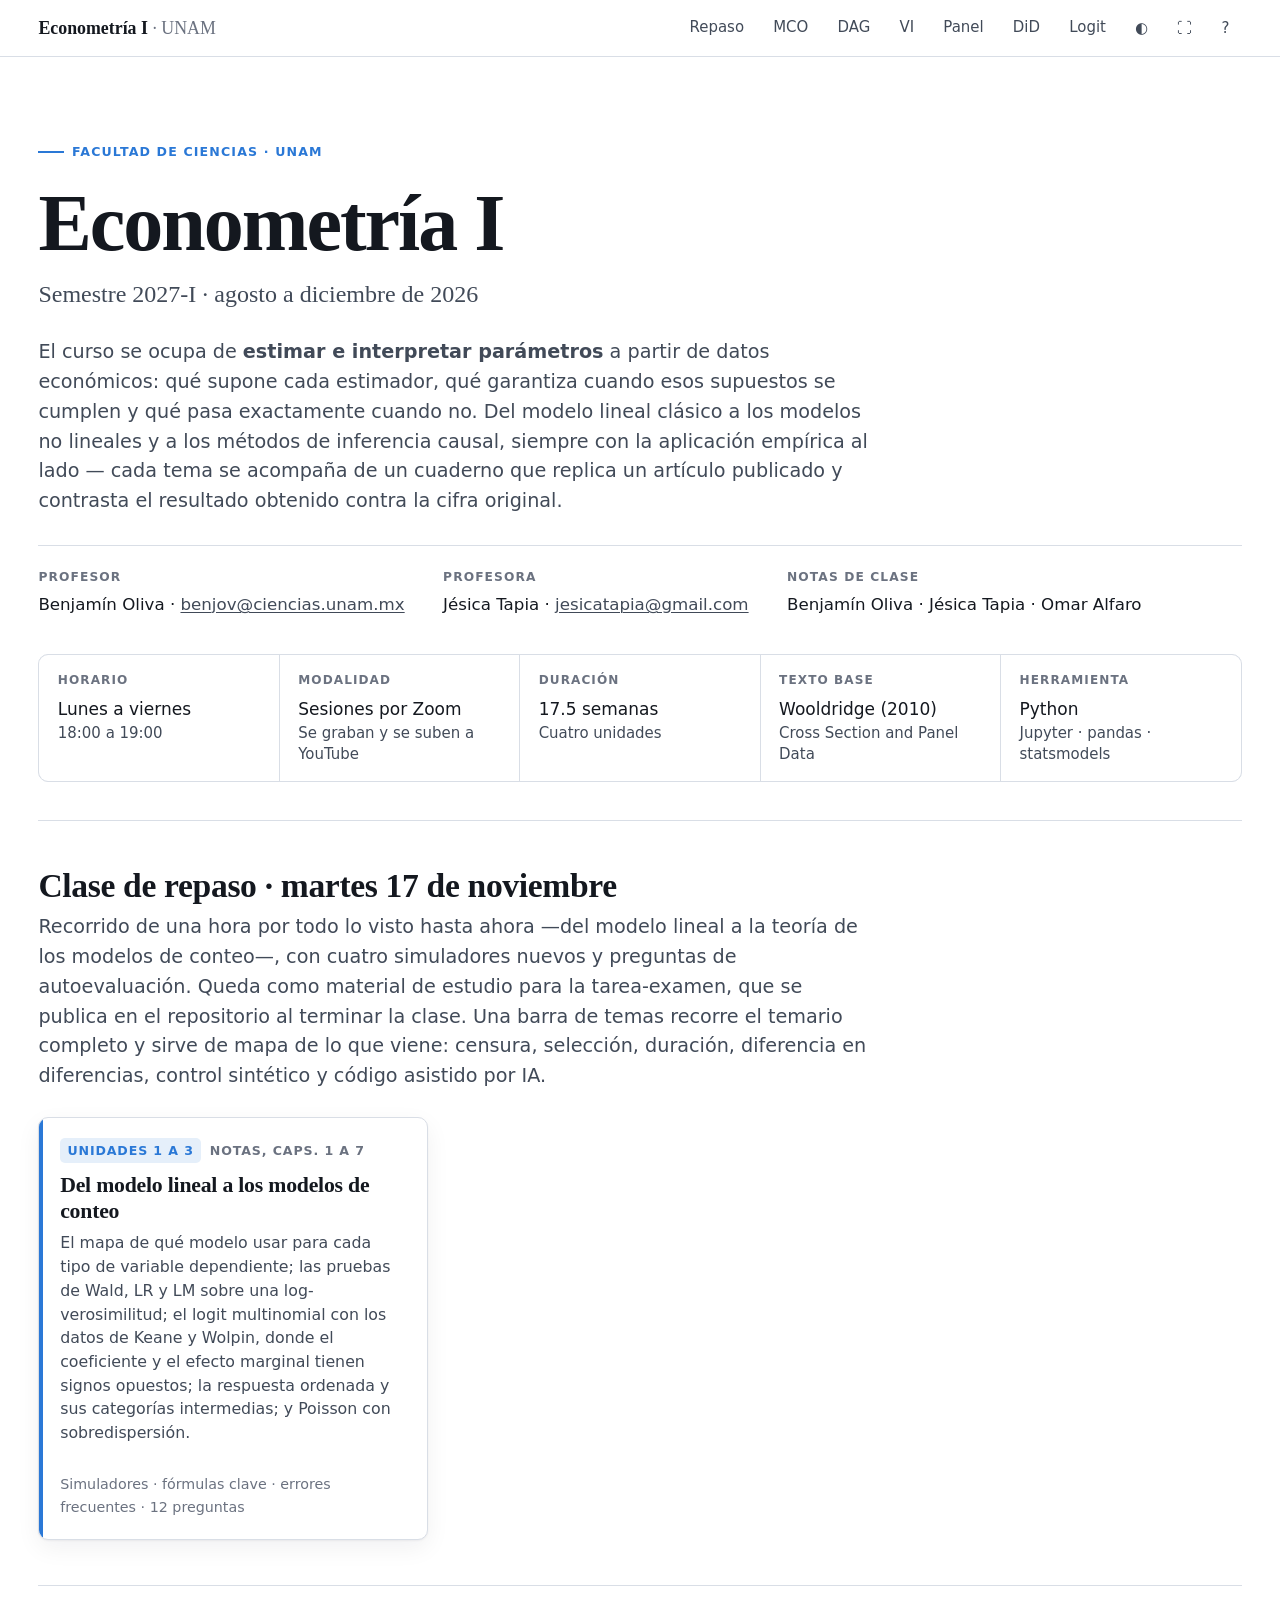
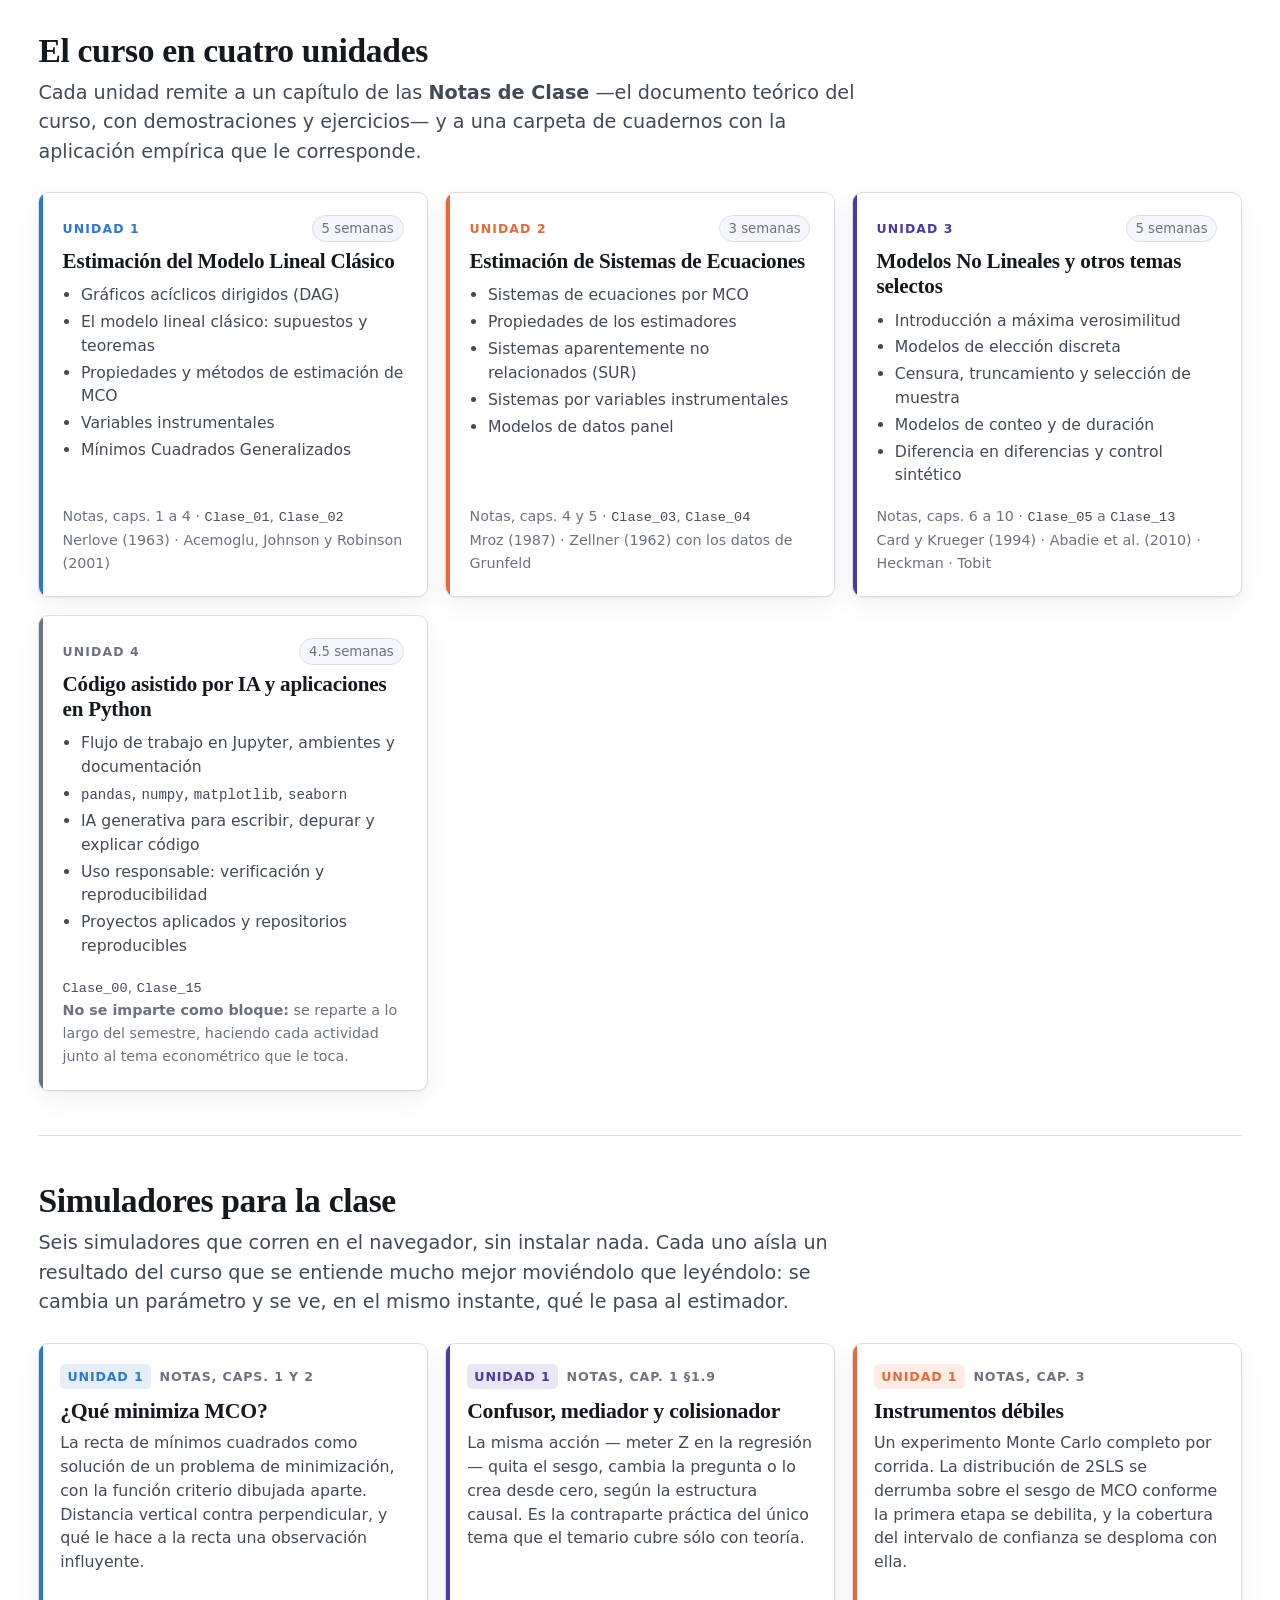
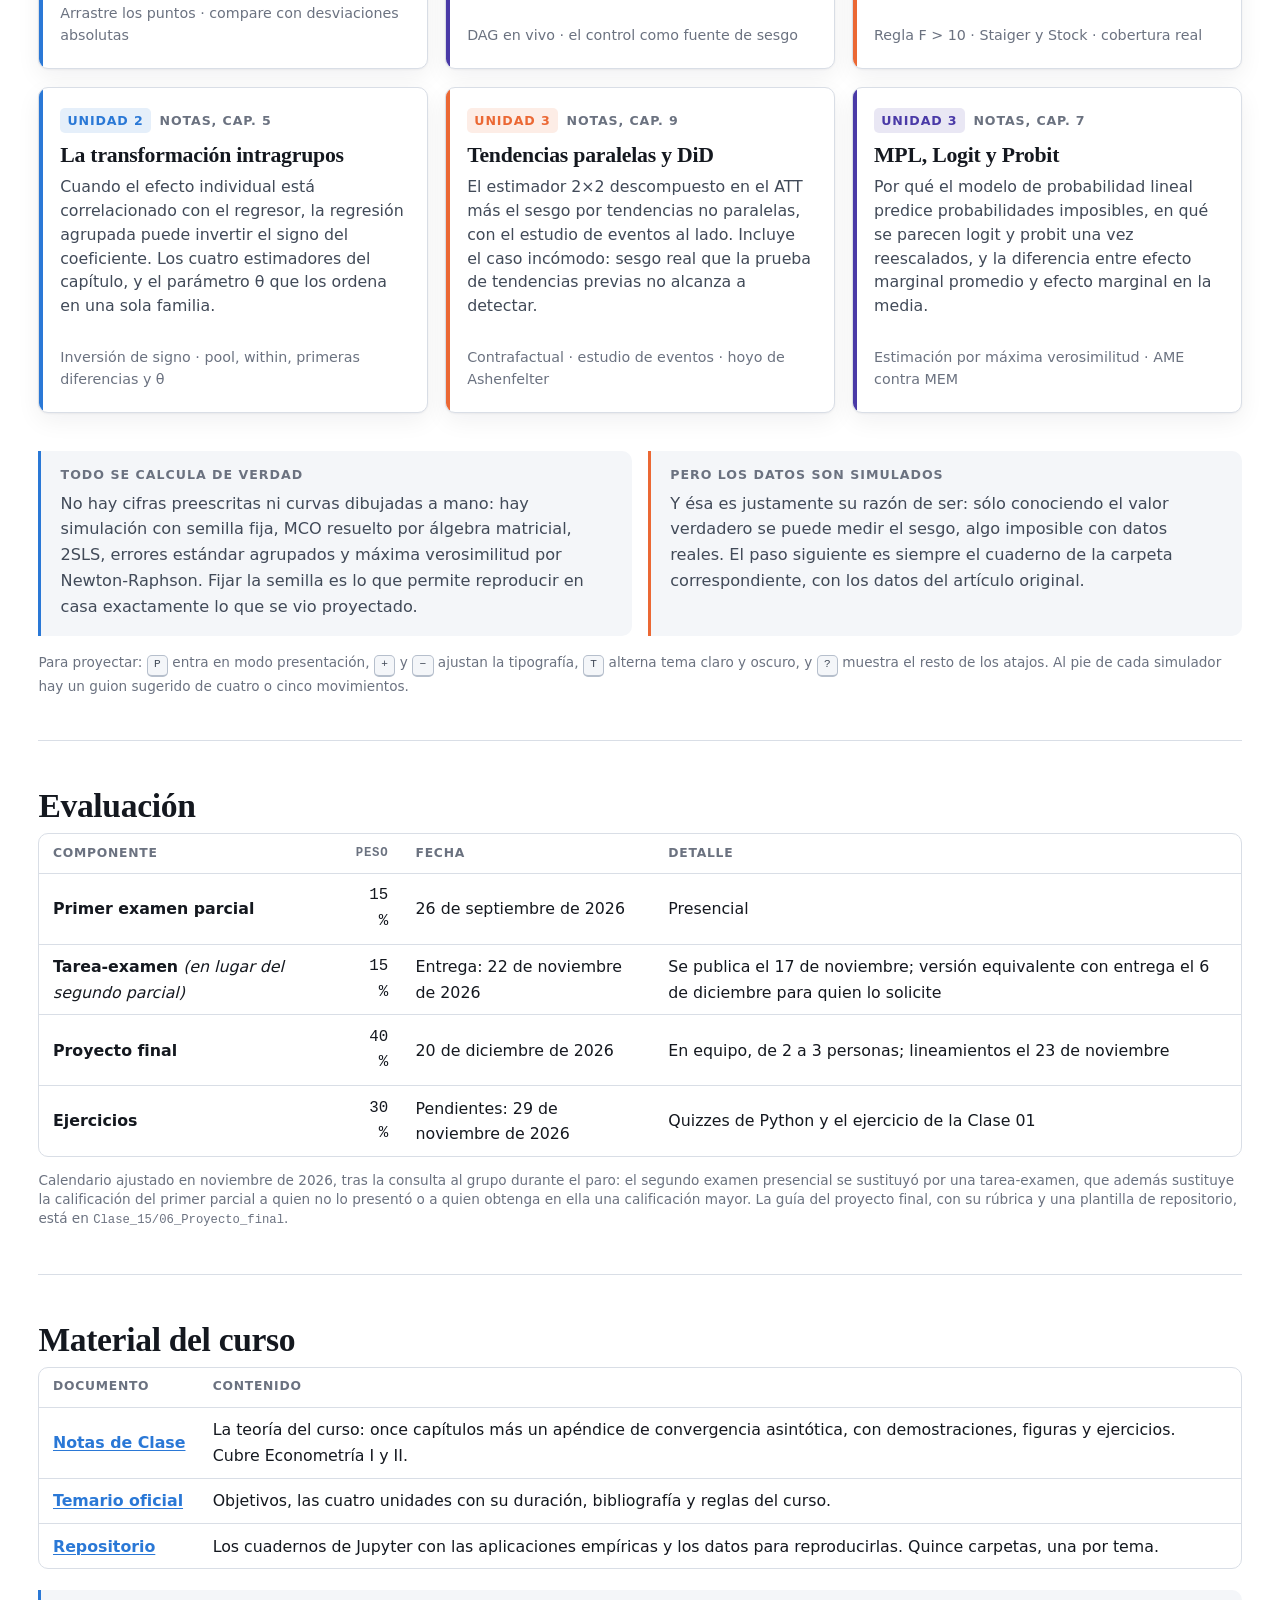
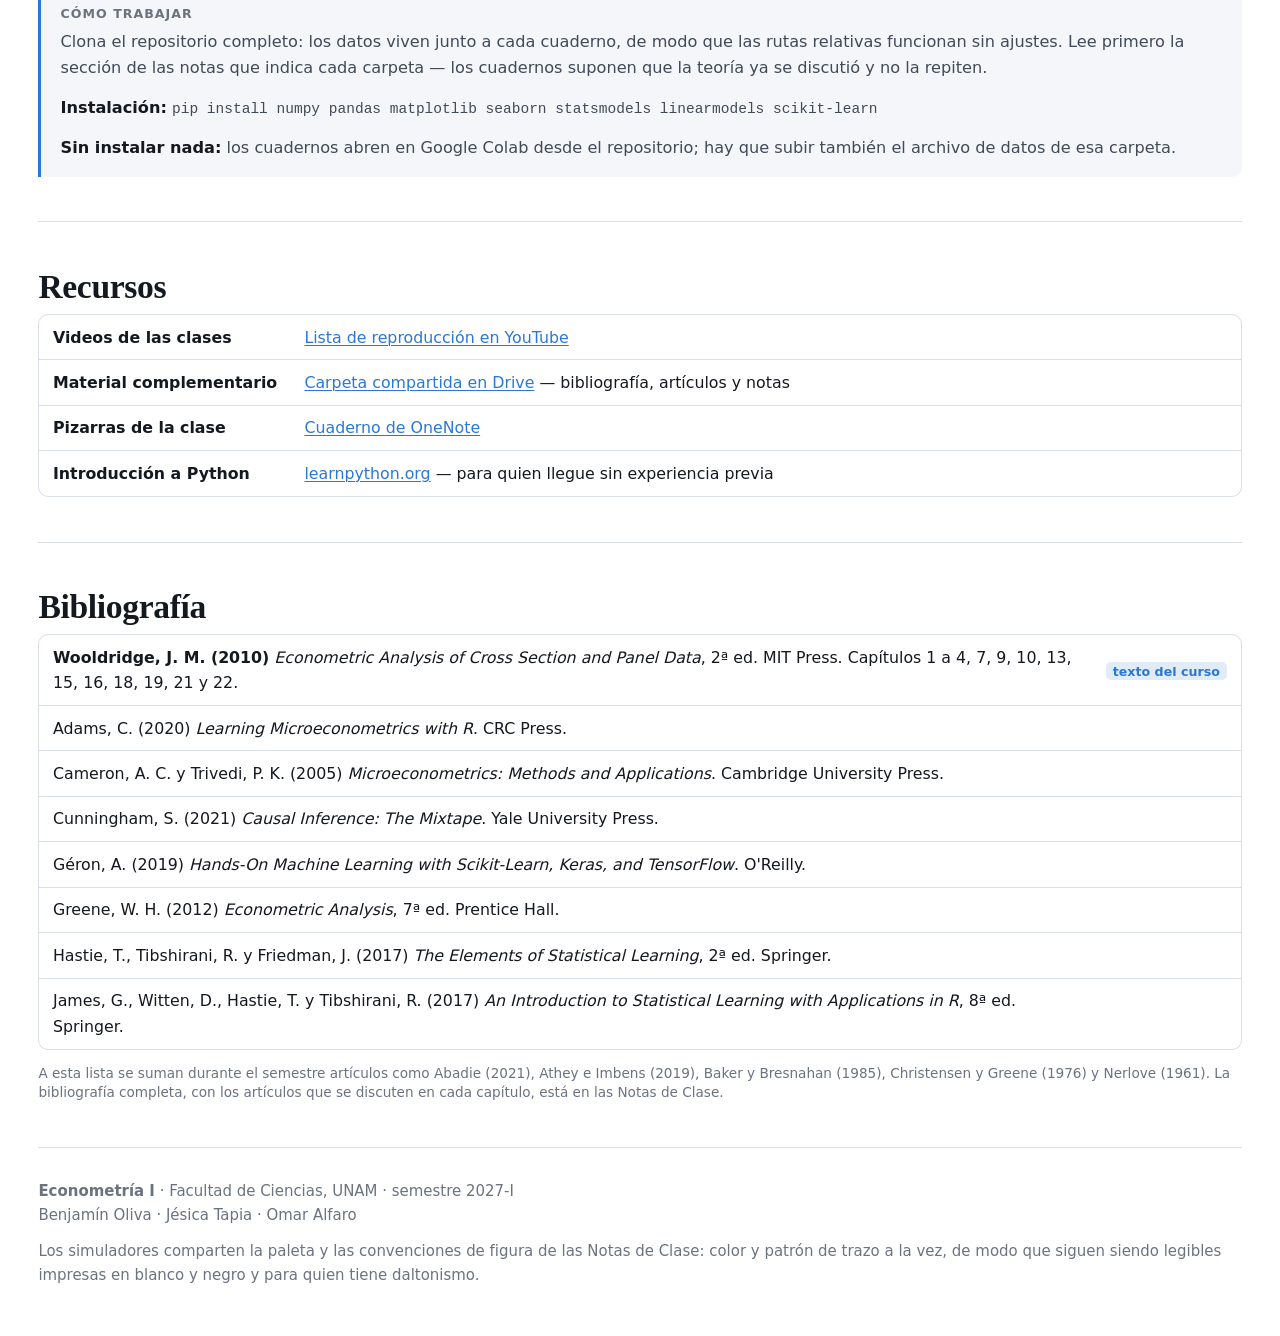
<file: docs/index.html>
<!doctype html>
<html lang="es">
<head>
<meta charset="utf-8">
<meta name="viewport" content="width=device-width, initial-scale=1">
<title>Econometría I · Facultad de Ciencias, UNAM</title>
<meta name="description" content="Curso de Econometría I de la Facultad de Ciencias, UNAM, semestre 2027-I. Temario, evaluación, notas de clase, cuadernos de Jupyter y simuladores interactivos.">
<link rel="stylesheet" href="assets/estilo.css">
</head>
<body>

<div class="envoltura">

  <header class="portada">
    <div class="marbete">Facultad de Ciencias · UNAM</div>
    <h1>Econometría&nbsp;I</h1>
    <p class="subtitulo">Semestre 2027-I · agosto a diciembre de 2026</p>
    <p class="entrada">
      El curso se ocupa de <strong>estimar e interpretar parámetros</strong> a partir de datos
      económicos: qué supone cada estimador, qué garantiza cuando esos supuestos se cumplen y qué
      pasa exactamente cuando no. Del modelo lineal clásico a los modelos no lineales y a los
      métodos de inferencia causal, siempre con la aplicación empírica al lado — cada tema se
      acompaña de un cuaderno que replica un artículo publicado y contrasta el resultado obtenido
      contra la cifra original.
    </p>

    <div class="equipo">
      <div>
        <span class="rol">Profesor</span>
        <span class="nom">Benjamín Oliva ·
          <a href="mailto:benjov@ciencias.unam.mx">benjov@ciencias.unam.mx</a></span>
      </div>
      <div>
        <span class="rol">Profesora</span>
        <span class="nom">Jésica Tapia ·
          <a href="mailto:jesicatapia@gmail.com">jesicatapia@gmail.com</a></span>
      </div>
      <div>
        <span class="rol">Notas de clase</span>
        <span class="nom">Benjamín Oliva · Jésica Tapia · Omar Alfaro</span>
      </div>
    </div>

    <div class="ficha">
      <div>
        <span class="k">Horario</span>
        <span class="v">Lunes a viernes<em>18:00 a 19:00</em></span>
      </div>
      <div>
        <span class="k">Modalidad</span>
        <span class="v">Sesiones por Zoom<em>Se graban y se suben a YouTube</em></span>
      </div>
      <div>
        <span class="k">Duración</span>
        <span class="v">17.5 semanas<em>Cuatro unidades</em></span>
      </div>
      <div>
        <span class="k">Texto base</span>
        <span class="v">Wooldridge (2010)<em>Cross Section and Panel Data</em></span>
      </div>
      <div>
        <span class="k">Herramienta</span>
        <span class="v">Python<em>Jupyter · pandas · statsmodels</em></span>
      </div>
    </div>
  </header>

  <hr class="regla">

  <section class="seccion">
    <h2>Clase de repaso · martes 17 de noviembre</h2>
    <p class="entrada">
      Recorrido de una hora por todo lo visto hasta ahora —del modelo lineal a la teoría de los
      modelos de conteo—, con cuatro simuladores nuevos y preguntas de autoevaluación. Queda como
      material de estudio para la tarea-examen, que se publica en el repositorio al terminar la clase.
      Una barra de temas recorre el temario completo y sirve de mapa de lo que viene: censura,
      selección, duración, diferencia en diferencias, control sintético y código asistido por IA.
    </p>
    <div class="rejilla-tarjetas">
      <a class="tarjeta" href="repaso.html">
        <div class="cabeza"><span class="u">Unidades 1 a 3</span><span>Notas, caps. 1 a 7</span></div>
        <h3>Del modelo lineal a los modelos de conteo</h3>
        <p>
          El mapa de qué modelo usar para cada tipo de variable dependiente; las pruebas de Wald,
          LR y LM sobre una log-verosimilitud; el logit multinomial con los datos de Keane y Wolpin,
          donde el coeficiente y el efecto marginal tienen signos opuestos; la respuesta ordenada y
          sus categorías intermedias; y Poisson con sobredispersión.
        </p>
        <div class="pie">Simuladores · fórmulas clave · errores frecuentes · 12 preguntas</div>
      </a>
    </div>
  </section>

  <hr class="regla">

  <section class="seccion">
    <h2>El curso en cuatro unidades</h2>
    <p class="entrada">
      Cada unidad remite a un capítulo de las <strong>Notas de Clase</strong> —el documento
      teórico del curso, con demostraciones y ejercicios— y a una carpeta de cuadernos con la
      aplicación empírica que le corresponde.
    </p>

    <div class="unidades">

      <article class="unidad">
        <div class="cabeza-u">
          <span class="num">Unidad 1</span>
          <span class="semanas">5 semanas</span>
        </div>
        <h3>Estimación del Modelo Lineal Clásico</h3>
        <ul>
          <li>Gráficos acíclicos dirigidos (DAG)</li>
          <li>El modelo lineal clásico: supuestos y teoremas</li>
          <li>Propiedades y métodos de estimación de MCO</li>
          <li>Variables instrumentales</li>
          <li>Mínimos Cuadrados Generalizados</li>
        </ul>
        <div class="pie-u">
          Notas, caps. 1 a 4 · <code>Clase_01</code>, <code>Clase_02</code><br>
          Nerlove (1963) · Acemoglu, Johnson y Robinson (2001)
        </div>
      </article>

      <article class="unidad u2">
        <div class="cabeza-u">
          <span class="num">Unidad 2</span>
          <span class="semanas">3 semanas</span>
        </div>
        <h3>Estimación de Sistemas de Ecuaciones</h3>
        <ul>
          <li>Sistemas de ecuaciones por MCO</li>
          <li>Propiedades de los estimadores</li>
          <li>Sistemas aparentemente no relacionados (SUR)</li>
          <li>Sistemas por variables instrumentales</li>
          <li>Modelos de datos panel</li>
        </ul>
        <div class="pie-u">
          Notas, caps. 4 y 5 · <code>Clase_03</code>, <code>Clase_04</code><br>
          Mroz (1987) · Zellner (1962) con los datos de Grunfeld
        </div>
      </article>

      <article class="unidad u3">
        <div class="cabeza-u">
          <span class="num">Unidad 3</span>
          <span class="semanas">5 semanas</span>
        </div>
        <h3>Modelos No Lineales y otros temas selectos</h3>
        <ul>
          <li>Introducción a máxima verosimilitud</li>
          <li>Modelos de elección discreta</li>
          <li>Censura, truncamiento y selección de muestra</li>
          <li>Modelos de conteo y de duración</li>
          <li>Diferencia en diferencias y control sintético</li>
        </ul>
        <div class="pie-u">
          Notas, caps. 6 a 10 · <code>Clase_05</code> a <code>Clase_13</code><br>
          Card y Krueger (1994) · Abadie et al. (2010) · Heckman · Tobit
        </div>
      </article>

      <article class="unidad u4">
        <div class="cabeza-u">
          <span class="num">Unidad 4</span>
          <span class="semanas">4.5 semanas</span>
        </div>
        <h3>Código asistido por IA y aplicaciones en Python</h3>
        <ul>
          <li>Flujo de trabajo en Jupyter, ambientes y documentación</li>
          <li><code>pandas</code>, <code>numpy</code>, <code>matplotlib</code>, <code>seaborn</code></li>
          <li>IA generativa para escribir, depurar y explicar código</li>
          <li>Uso responsable: verificación y reproducibilidad</li>
          <li>Proyectos aplicados y repositorios reproducibles</li>
        </ul>
        <div class="pie-u">
          <code>Clase_00</code>, <code>Clase_15</code><br>
          <strong>No se imparte como bloque:</strong> se reparte a lo largo del semestre, haciendo
          cada actividad junto al tema econométrico que le toca.
        </div>
      </article>

    </div>
  </section>

  <hr class="regla">

  <section class="seccion">
    <h2>Simuladores para la clase</h2>
    <p class="entrada">
      Seis simuladores que corren en el navegador, sin instalar nada. Cada uno aísla un resultado
      del curso que se entiende mucho mejor moviéndolo que leyéndolo: se cambia un parámetro y se
      ve, en el mismo instante, qué le pasa al estimador.
    </p>

    <div class="rejilla-tarjetas">

      <a class="tarjeta" href="sim/mco.html">
        <div class="cabeza"><span class="u">Unidad 1</span><span>Notas, caps. 1 y 2</span></div>
        <h3>¿Qué minimiza MCO?</h3>
        <p>
          La recta de mínimos cuadrados como solución de un problema de minimización, con la
          función criterio dibujada aparte. Distancia vertical contra perpendicular, y qué le
          hace a la recta una observación influyente.
        </p>
        <div class="pie">Arrastre los puntos · compare con desviaciones absolutas</div>
      </a>

      <a class="tarjeta t-violeta" href="sim/colisionador.html">
        <div class="cabeza"><span class="u">Unidad 1</span><span>Notas, cap. 1 §1.9</span></div>
        <h3>Confusor, mediador y colisionador</h3>
        <p>
          La misma acción — meter Z en la regresión — quita el sesgo, cambia la pregunta o lo
          crea desde cero, según la estructura causal. Es la contraparte práctica del único tema
          que el temario cubre sólo con teoría.
        </p>
        <div class="pie">DAG en vivo · el control como fuente de sesgo</div>
      </a>

      <a class="tarjeta t-naranja" href="sim/instrumentos.html">
        <div class="cabeza"><span class="u">Unidad 1</span><span>Notas, cap. 3</span></div>
        <h3>Instrumentos débiles</h3>
        <p>
          Un experimento Monte Carlo completo por corrida. La distribución de 2SLS se derrumba
          sobre el sesgo de MCO conforme la primera etapa se debilita, y la cobertura del
          intervalo de confianza se desploma con ella.
        </p>
        <div class="pie">Regla F &gt; 10 · Staiger y Stock · cobertura real</div>
      </a>

      <a class="tarjeta" href="sim/efectos-fijos.html">
        <div class="cabeza"><span class="u">Unidad 2</span><span>Notas, cap. 5</span></div>
        <h3>La transformación intragrupos</h3>
        <p>
          Cuando el efecto individual está correlacionado con el regresor, la regresión agrupada
          puede invertir el signo del coeficiente. Los cuatro estimadores del capítulo, y el
          parámetro θ que los ordena en una sola familia.
        </p>
        <div class="pie">Inversión de signo · pool, within, primeras diferencias y θ</div>
      </a>

      <a class="tarjeta t-naranja" href="sim/did.html">
        <div class="cabeza"><span class="u">Unidad 3</span><span>Notas, cap. 9</span></div>
        <h3>Tendencias paralelas y DiD</h3>
        <p>
          El estimador 2×2 descompuesto en el ATT más el sesgo por tendencias no paralelas, con
          el estudio de eventos al lado. Incluye el caso incómodo: sesgo real que la prueba de
          tendencias previas no alcanza a detectar.
        </p>
        <div class="pie">Contrafactual · estudio de eventos · hoyo de Ashenfelter</div>
      </a>

      <a class="tarjeta t-violeta" href="sim/logit-probit.html">
        <div class="cabeza"><span class="u">Unidad 3</span><span>Notas, cap. 7</span></div>
        <h3>MPL, Logit y Probit</h3>
        <p>
          Por qué el modelo de probabilidad lineal predice probabilidades imposibles, en qué se
          parecen logit y probit una vez reescalados, y la diferencia entre efecto marginal
          promedio y efecto marginal en la media.
        </p>
        <div class="pie">Estimación por máxima verosimilitud · AME contra MEM</div>
      </a>

    </div>

    <div class="fila-dos" style="margin-top:1.4rem">
      <div class="glosa">
        <h4>Todo se calcula de verdad</h4>
        <p>
          No hay cifras preescritas ni curvas dibujadas a mano: hay simulación con semilla fija,
          MCO resuelto por álgebra matricial, 2SLS, errores estándar agrupados y máxima
          verosimilitud por Newton-Raphson. Fijar la semilla es lo que permite reproducir en casa
          exactamente lo que se vio proyectado.
        </p>
      </div>
      <div class="glosa aviso">
        <h4>Pero los datos son simulados</h4>
        <p>
          Y ésa es justamente su razón de ser: sólo conociendo el valor verdadero se puede medir
          el sesgo, algo imposible con datos reales. El paso siguiente es siempre el cuaderno de
          la carpeta correspondiente, con los datos del artículo original.
        </p>
      </div>
    </div>

    <p class="control-nota" style="margin-top:1.1rem">
      Para proyectar: <kbd>P</kbd> entra en modo presentación, <kbd>+</kbd> y <kbd>−</kbd> ajustan
      la tipografía, <kbd>T</kbd> alterna tema claro y oscuro, y <kbd>?</kbd> muestra el resto de
      los atajos. Al pie de cada simulador hay un guion sugerido de cuatro o cinco movimientos.
    </p>
  </section>

  <hr class="regla">

  <section class="seccion">
    <h2>Evaluación</h2>

    <div class="tabla-caja">
      <table>
        <thead>
          <tr><th>Componente</th><th class="num">Peso</th><th>Fecha</th><th>Detalle</th></tr>
        </thead>
        <tbody>
          <tr>
            <td><strong>Primer examen parcial</strong></td>
            <td class="num">15 %</td>
            <td>26 de septiembre de 2026</td>
            <td>Presencial</td>
          </tr>
          <tr>
            <td><strong>Tarea-examen</strong> <em>(en lugar del segundo parcial)</em></td>
            <td class="num">15 %</td>
            <td>Entrega: 22 de noviembre de 2026</td>
            <td>Se publica el 17 de noviembre; versión equivalente con entrega el 6 de diciembre para quien lo solicite</td>
          </tr>
          <tr>
            <td><strong>Proyecto final</strong></td>
            <td class="num">40 %</td>
            <td>20 de diciembre de 2026</td>
            <td>En equipo, de 2 a 3 personas; lineamientos el 23 de noviembre</td>
          </tr>
          <tr>
            <td><strong>Ejercicios</strong></td>
            <td class="num">30 %</td>
            <td>Pendientes: 29 de noviembre de 2026</td>
            <td>Quizzes de Python y el ejercicio de la Clase 01</td>
          </tr>
        </tbody>
      </table>
    </div>

    <p class="control-nota" style="margin-top:.9rem">
      Calendario ajustado en noviembre de 2026, tras la consulta al grupo durante el paro: el segundo
      examen presencial se sustituyó por una tarea-examen, que además sustituye la calificación del
      primer parcial a quien no lo presentó o a quien obtenga en ella una calificación mayor. La guía del
      proyecto final, con su rúbrica y una plantilla de repositorio, está en
      <code>Clase_15/06_Proyecto_final</code>.
    </p>
  </section>

  <hr class="regla">

  <section class="seccion">
    <h2>Material del curso</h2>

    <div class="tabla-caja">
      <table>
        <thead>
          <tr><th>Documento</th><th>Contenido</th></tr>
        </thead>
        <tbody>
          <tr>
            <td style="white-space:nowrap"><a href="https://github.com/benjov/Econometria-I-2026/blob/main/Notas/Notas-Econometria-UNAM.pdf"><strong>Notas de Clase</strong></a></td>
            <td>La teoría del curso: once capítulos más un apéndice de convergencia asintótica,
              con demostraciones, figuras y ejercicios. Cubre Econometría I y II.</td>
          </tr>
          <tr>
            <td style="white-space:nowrap"><a href="https://github.com/benjov/Econometria-I-2026/blob/main/Notas/Programa_Econometria_I.pdf"><strong>Temario oficial</strong></a></td>
            <td>Objetivos, las cuatro unidades con su duración, bibliografía y reglas del curso.</td>
          </tr>
          <tr>
            <td style="white-space:nowrap"><a href="https://github.com/benjov/Econometria-I-2026"><strong>Repositorio</strong></a></td>
            <td>Los cuadernos de Jupyter con las aplicaciones empíricas y los datos para
              reproducirlas. Quince carpetas, una por tema.</td>
          </tr>
        </tbody>
      </table>
    </div>

    <div class="glosa" style="margin-top:1.3rem">
      <h4>Cómo trabajar</h4>
      <p>
        Clona el repositorio completo: los datos viven junto a cada cuaderno, de modo que las
        rutas relativas funcionan sin ajustes. Lee primero la sección de las notas que indica
        cada carpeta — los cuadernos suponen que la teoría ya se discutió y no la repiten.
      </p>
      <p style="margin-top:.7rem">
        <strong>Instalación:</strong>
        <code>pip install numpy pandas matplotlib seaborn statsmodels linearmodels scikit-learn</code>
      </p>
      <p style="margin-top:.5rem">
        <strong>Sin instalar nada:</strong> los cuadernos abren en Google Colab desde el
        repositorio; hay que subir también el archivo de datos de esa carpeta.
      </p>
    </div>
  </section>

  <hr class="regla">

  <section class="seccion">
    <h2>Recursos</h2>
    <div class="tabla-caja">
      <table>
        <tbody>
          <tr>
            <td style="width:1%; white-space:nowrap"><strong>Videos de las clases</strong></td>
            <td><a href="https://www.youtube.com/playlist?list=PLlCKfRj1U6SxFNrR7vLe_xMefqbdM1XTB">Lista de reproducción en YouTube</a></td>
          </tr>
          <tr>
            <td style="white-space:nowrap"><strong>Material complementario</strong></td>
            <td><a href="https://drive.google.com/drive/folders/1dhWf9xWX3Q_XpEDNyhI2rnwQ5ljbyQC5?usp=sharing">Carpeta compartida en Drive</a> — bibliografía, artículos y notas</td>
          </tr>
          <tr>
            <td style="white-space:nowrap"><strong>Pizarras de la clase</strong></td>
            <td><a href="https://cideo365-my.sharepoint.com/:o:/g/personal/benjamin_oliva_cide_edu/IgCe7ZqyIFkST4MDqrtd5qBKAa_Tc63EIS2S1ahGn1ggXio?e=OhTbPj">Cuaderno de OneNote</a></td>
          </tr>
          <tr>
            <td style="white-space:nowrap"><strong>Introducción a Python</strong></td>
            <td><a href="https://learnpython.org/">learnpython.org</a> — para quien llegue sin experiencia previa</td>
          </tr>
        </tbody>
      </table>
    </div>
  </section>

  <hr class="regla">

  <section class="seccion">
    <h2>Bibliografía</h2>
    <div class="tabla-caja">
      <table>
        <tbody>
          <tr>
            <td><strong>Wooldridge, J. M. (2010)</strong> <em>Econometric Analysis of Cross Section
              and Panel Data</em>, 2ª ed. MIT Press. Capítulos 1 a 4, 7, 9, 10, 13, 15, 16, 18, 19,
              21 y 22.</td>
            <td style="width:1%; white-space:nowrap"><span class="senal bien">texto del curso</span></td>
          </tr>
          <tr><td>Adams, C. (2020) <em>Learning Microeconometrics with R</em>. CRC Press.</td><td></td></tr>
          <tr><td>Cameron, A. C. y Trivedi, P. K. (2005) <em>Microeconometrics: Methods and Applications</em>. Cambridge University Press.</td><td></td></tr>
          <tr><td>Cunningham, S. (2021) <em>Causal Inference: The Mixtape</em>. Yale University Press.</td><td></td></tr>
          <tr><td>Géron, A. (2019) <em>Hands-On Machine Learning with Scikit-Learn, Keras, and TensorFlow</em>. O'Reilly.</td><td></td></tr>
          <tr><td>Greene, W. H. (2012) <em>Econometric Analysis</em>, 7ª ed. Prentice Hall.</td><td></td></tr>
          <tr><td>Hastie, T., Tibshirani, R. y Friedman, J. (2017) <em>The Elements of Statistical Learning</em>, 2ª ed. Springer.</td><td></td></tr>
          <tr><td>James, G., Witten, D., Hastie, T. y Tibshirani, R. (2017) <em>An Introduction to Statistical Learning with Applications in R</em>, 8ª ed. Springer.</td><td></td></tr>
        </tbody>
      </table>
    </div>
    <p class="control-nota" style="margin-top:.9rem">
      A esta lista se suman durante el semestre artículos como Abadie (2021), Athey e Imbens
      (2019), Baker y Bresnahan (1985), Christensen y Greene (1976) y Nerlove (1961). La
      bibliografía completa, con los artículos que se discuten en cada capítulo, está en las
      Notas de Clase.
    </p>
  </section>

  <footer class="pie-sitio">
    <p>
      <strong>Econometría I</strong> · Facultad de Ciencias, UNAM · semestre 2027-I<br>
      Benjamín Oliva · Jésica Tapia · Omar Alfaro
    </p>
    <p style="margin-top:.6rem">
      Los simuladores comparten la paleta y las convenciones de figura de las Notas de Clase:
      color y patrón de trazo a la vez, de modo que siguen siendo legibles impresas en blanco y
      negro y para quien tiene daltonismo.
    </p>
  </footer>

</div>

<script src="assets/lab.js"></script>
<script>
  Lab.iniciar(null);
</script>
</body>
</html>
</file>
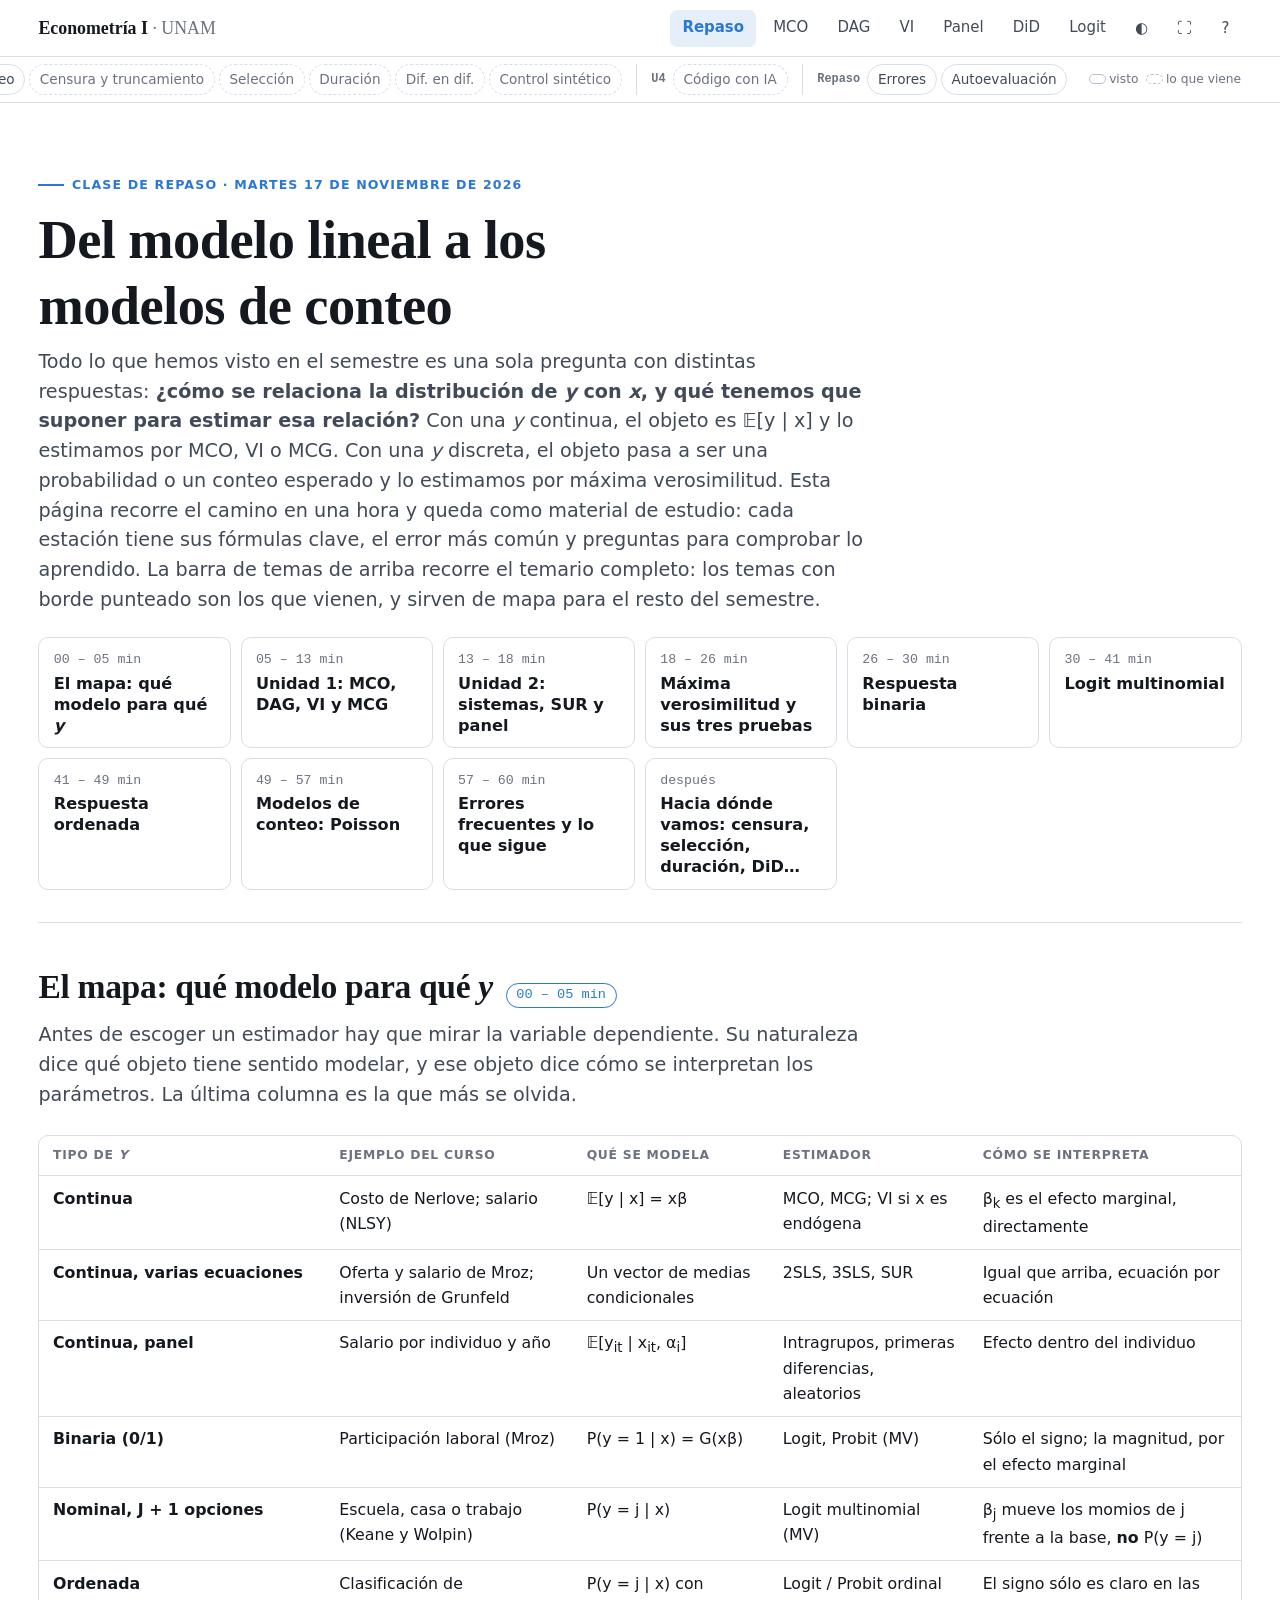
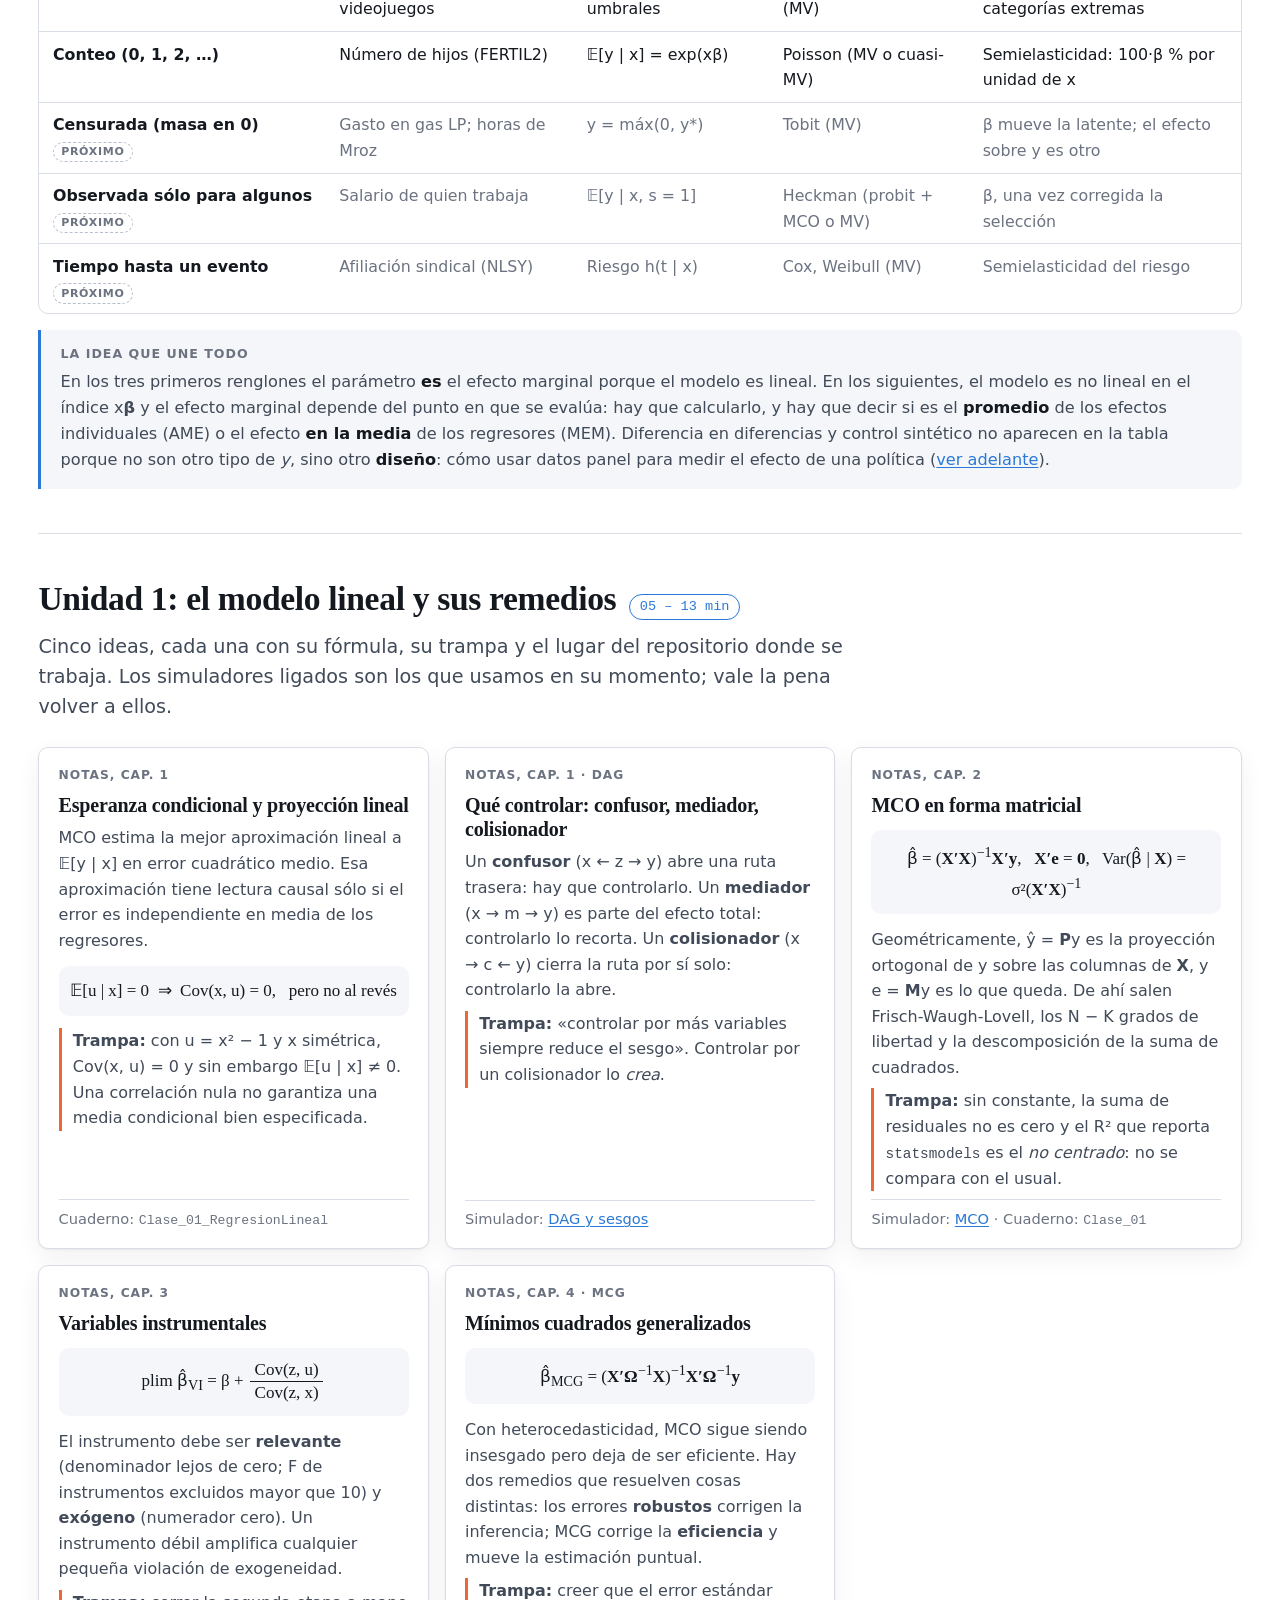
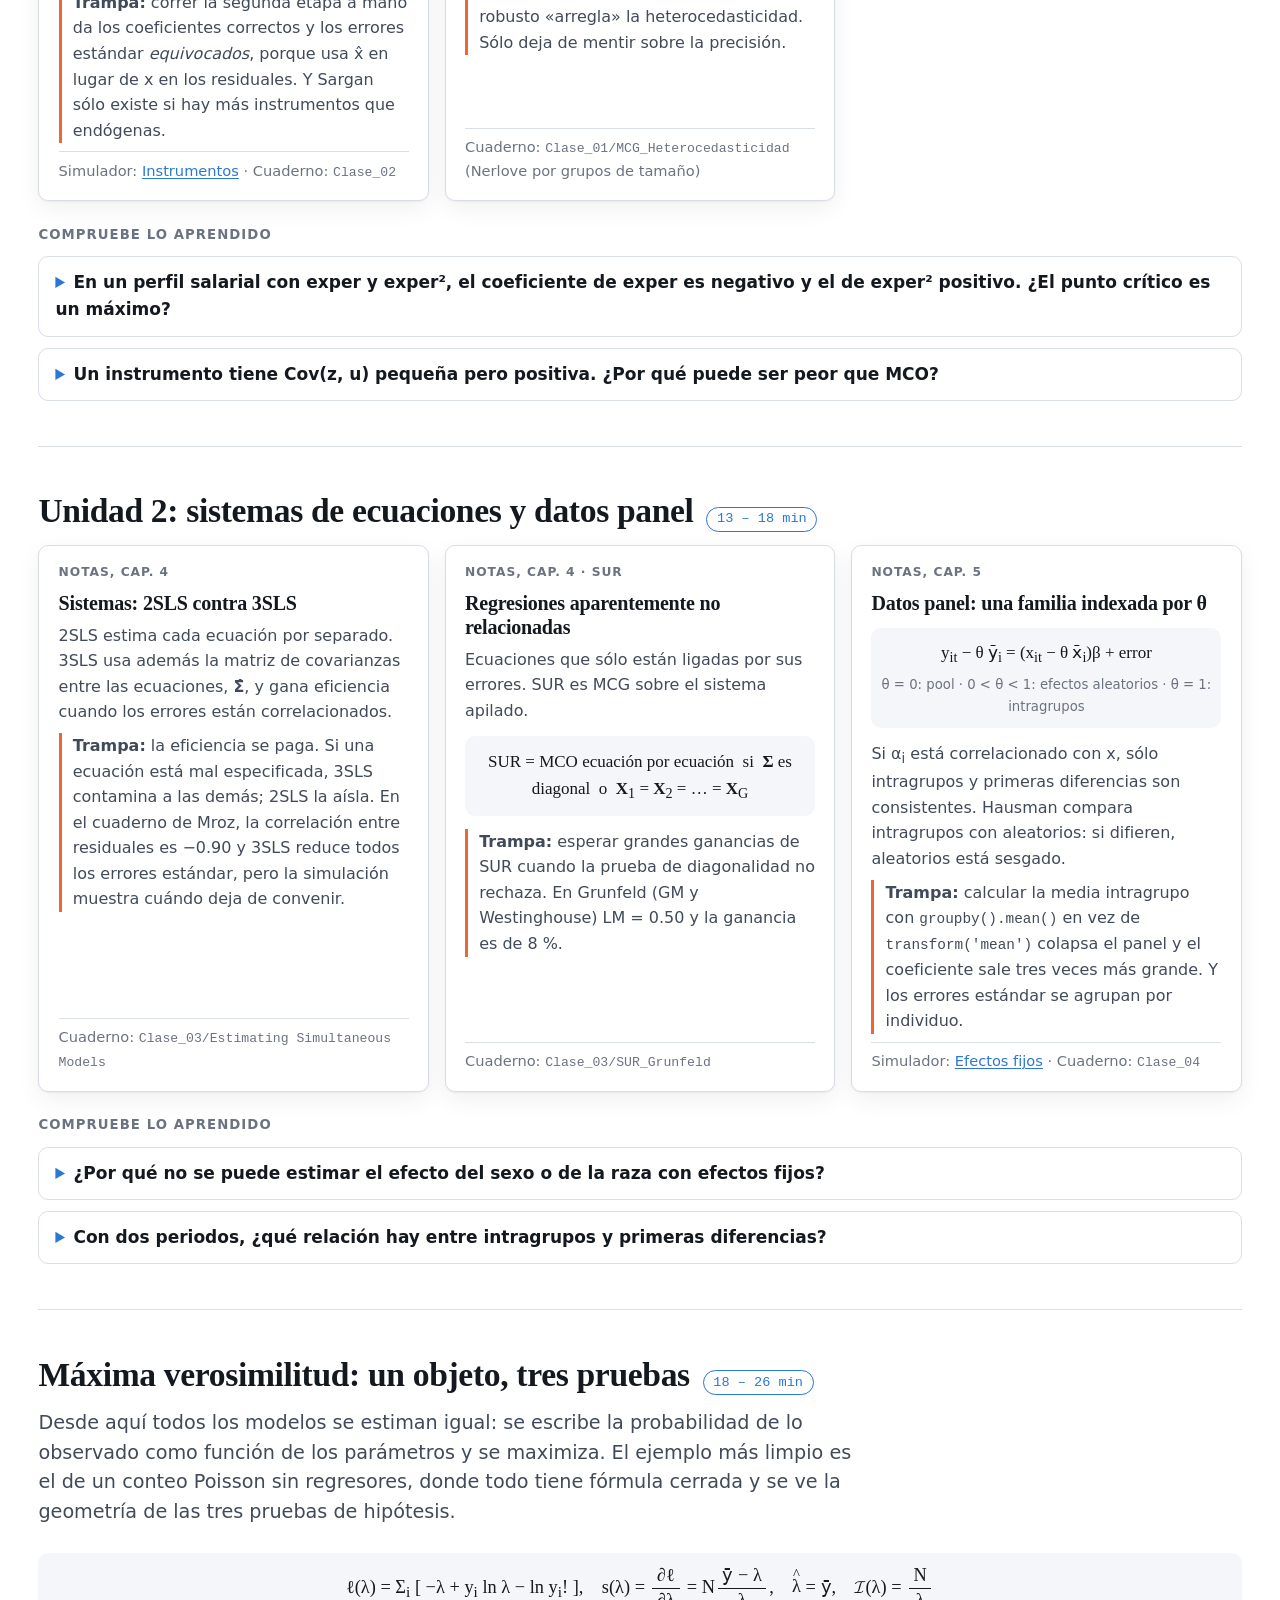
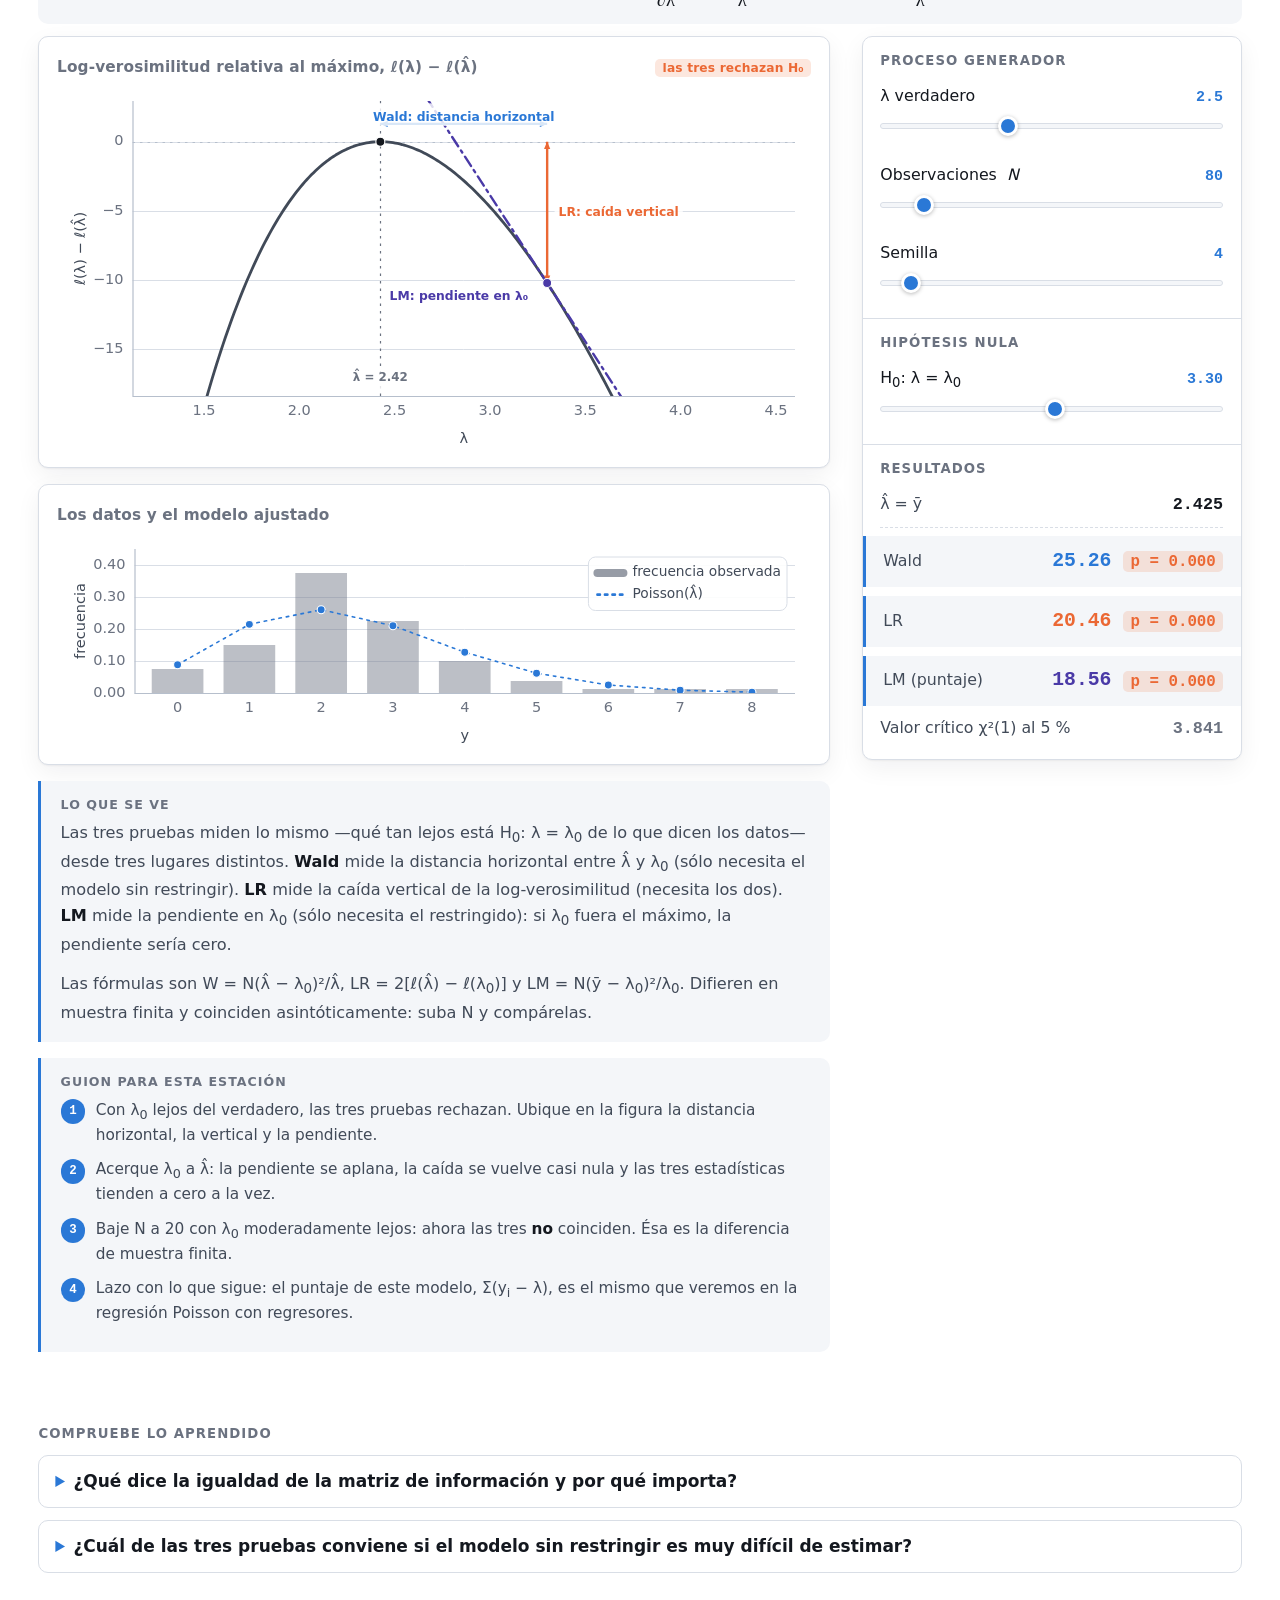
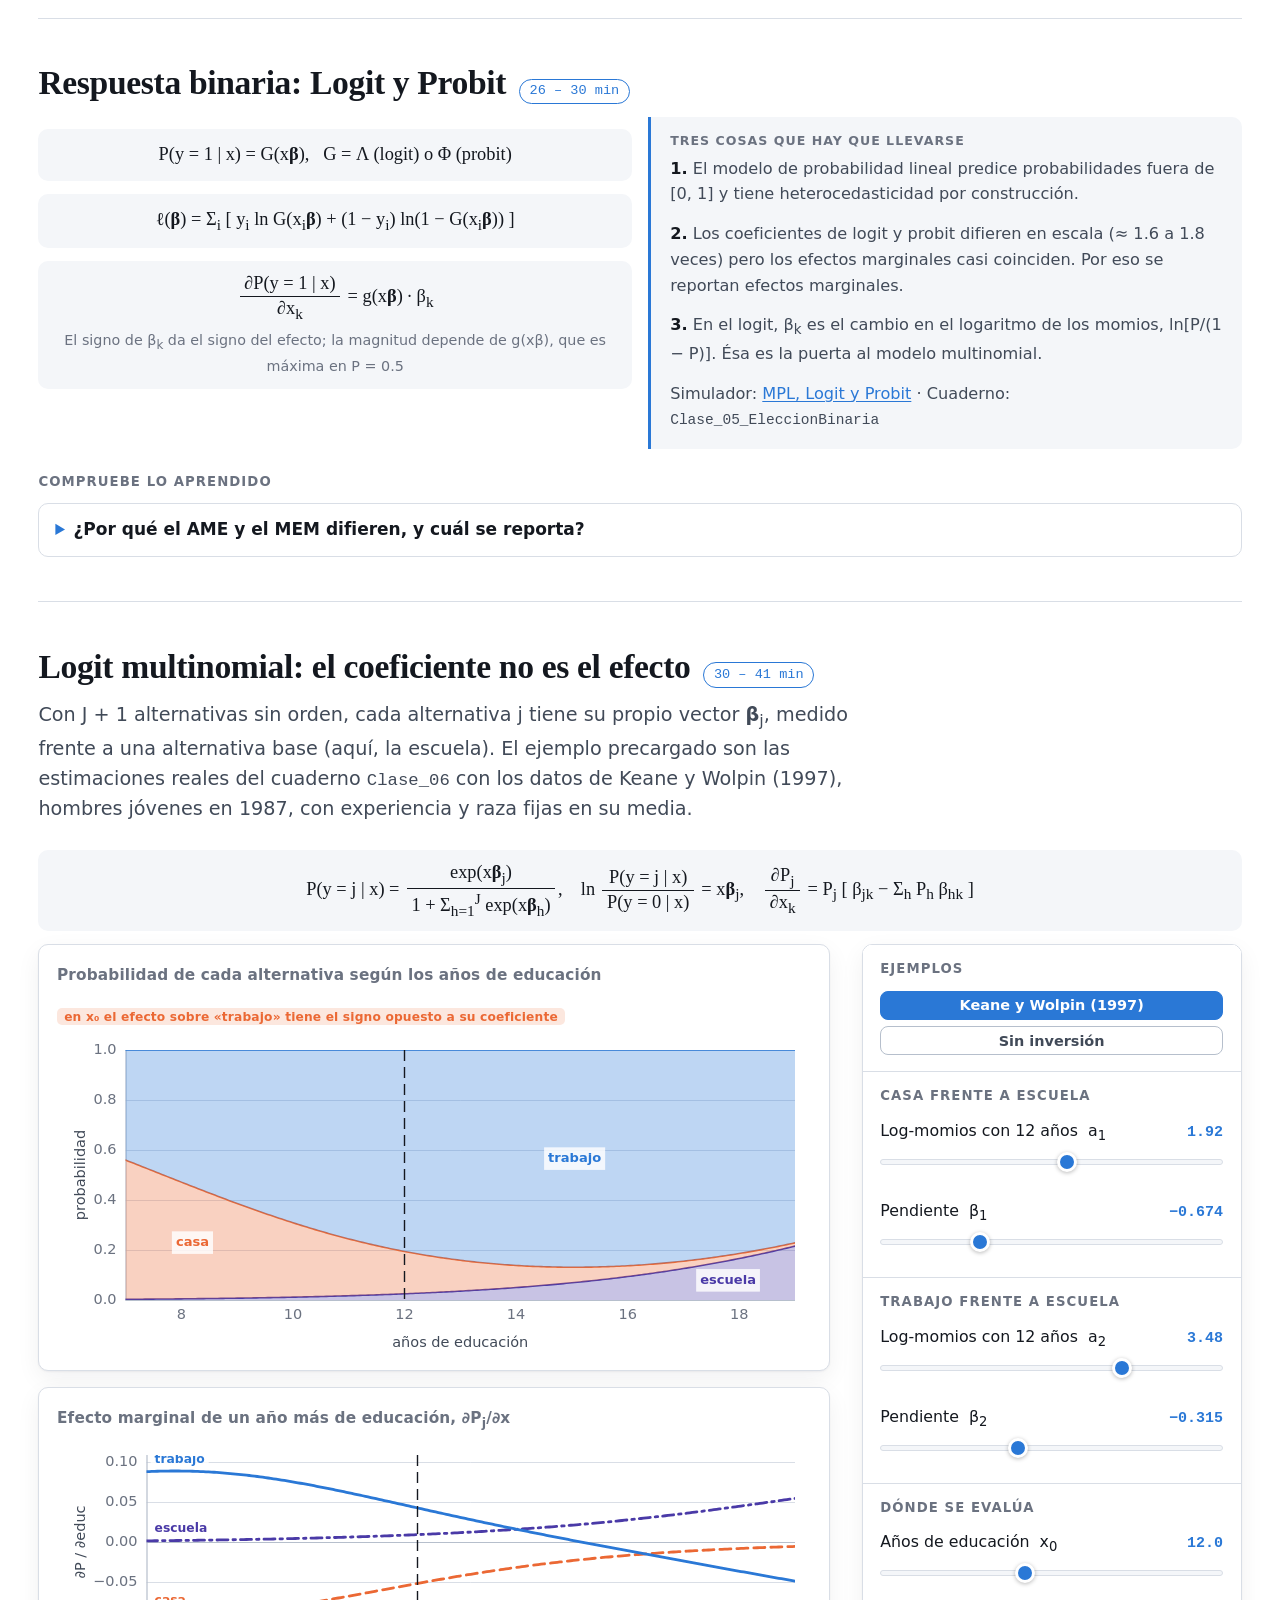
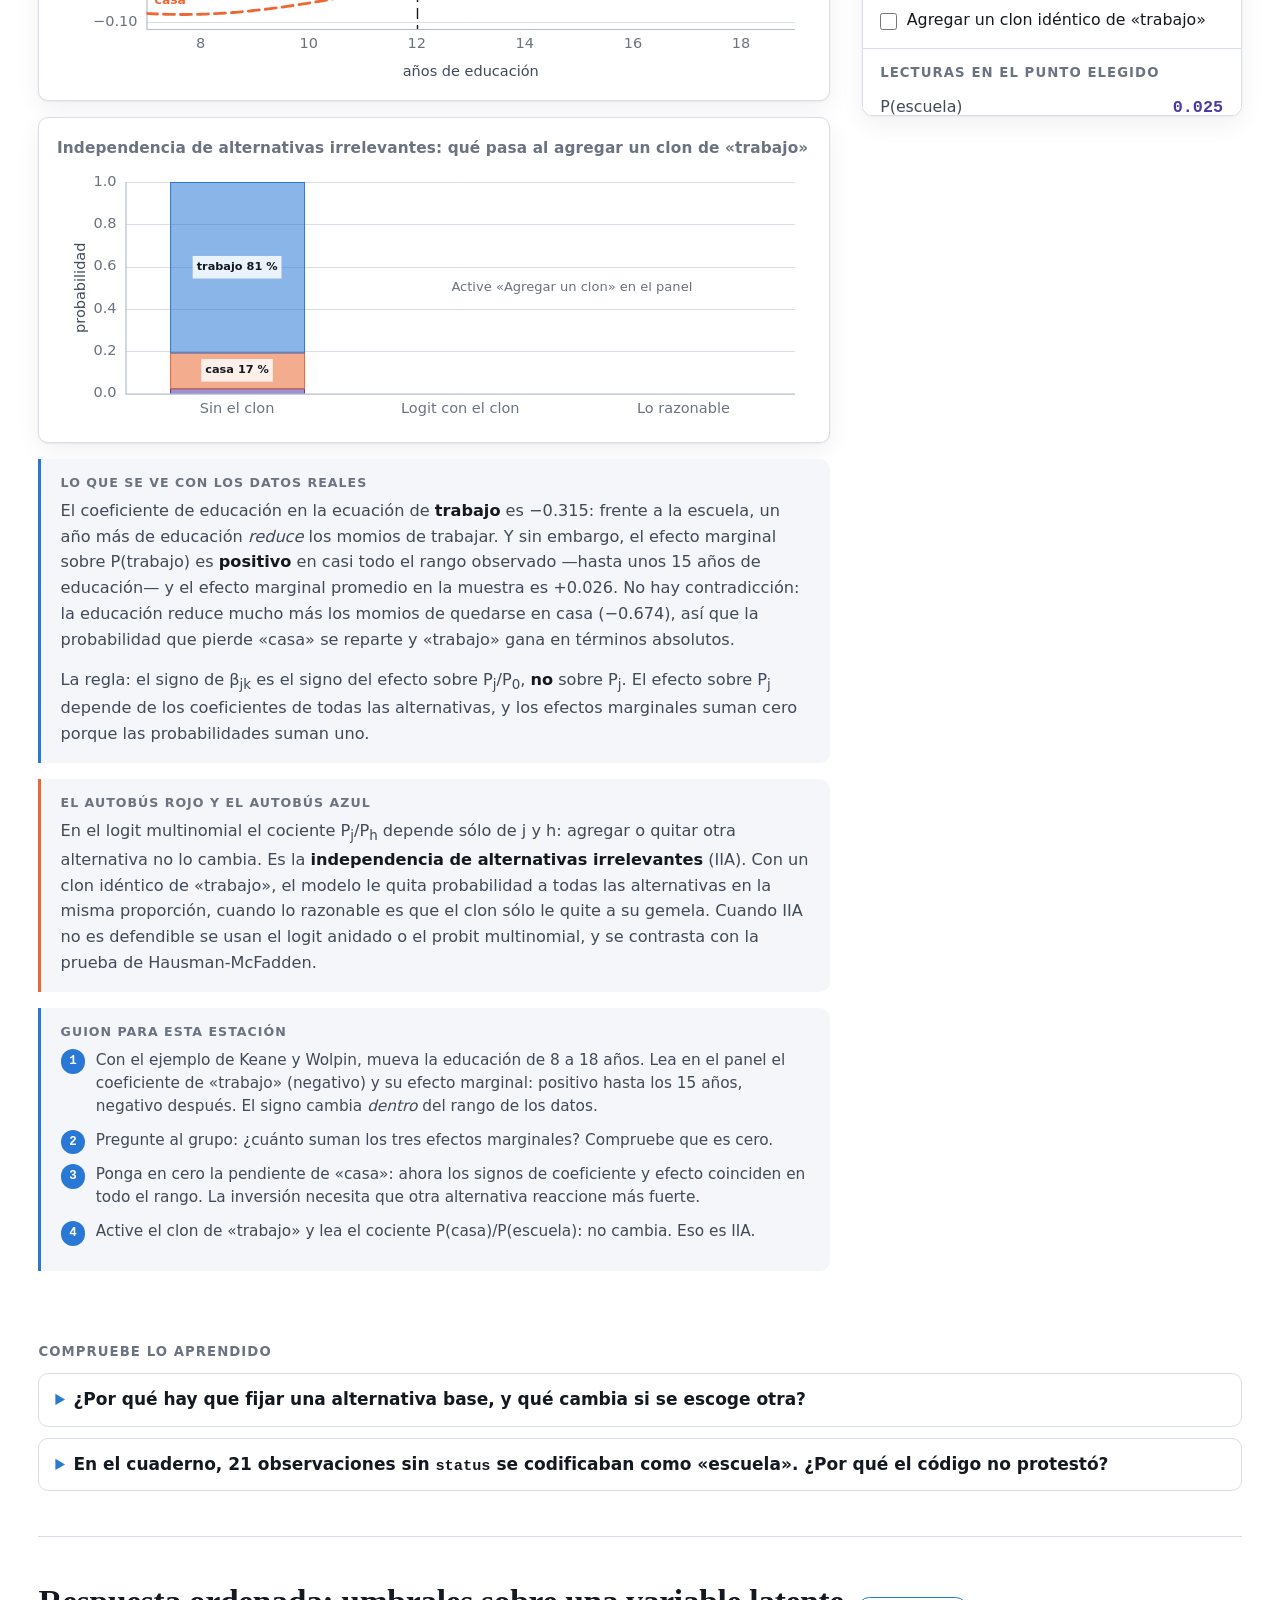
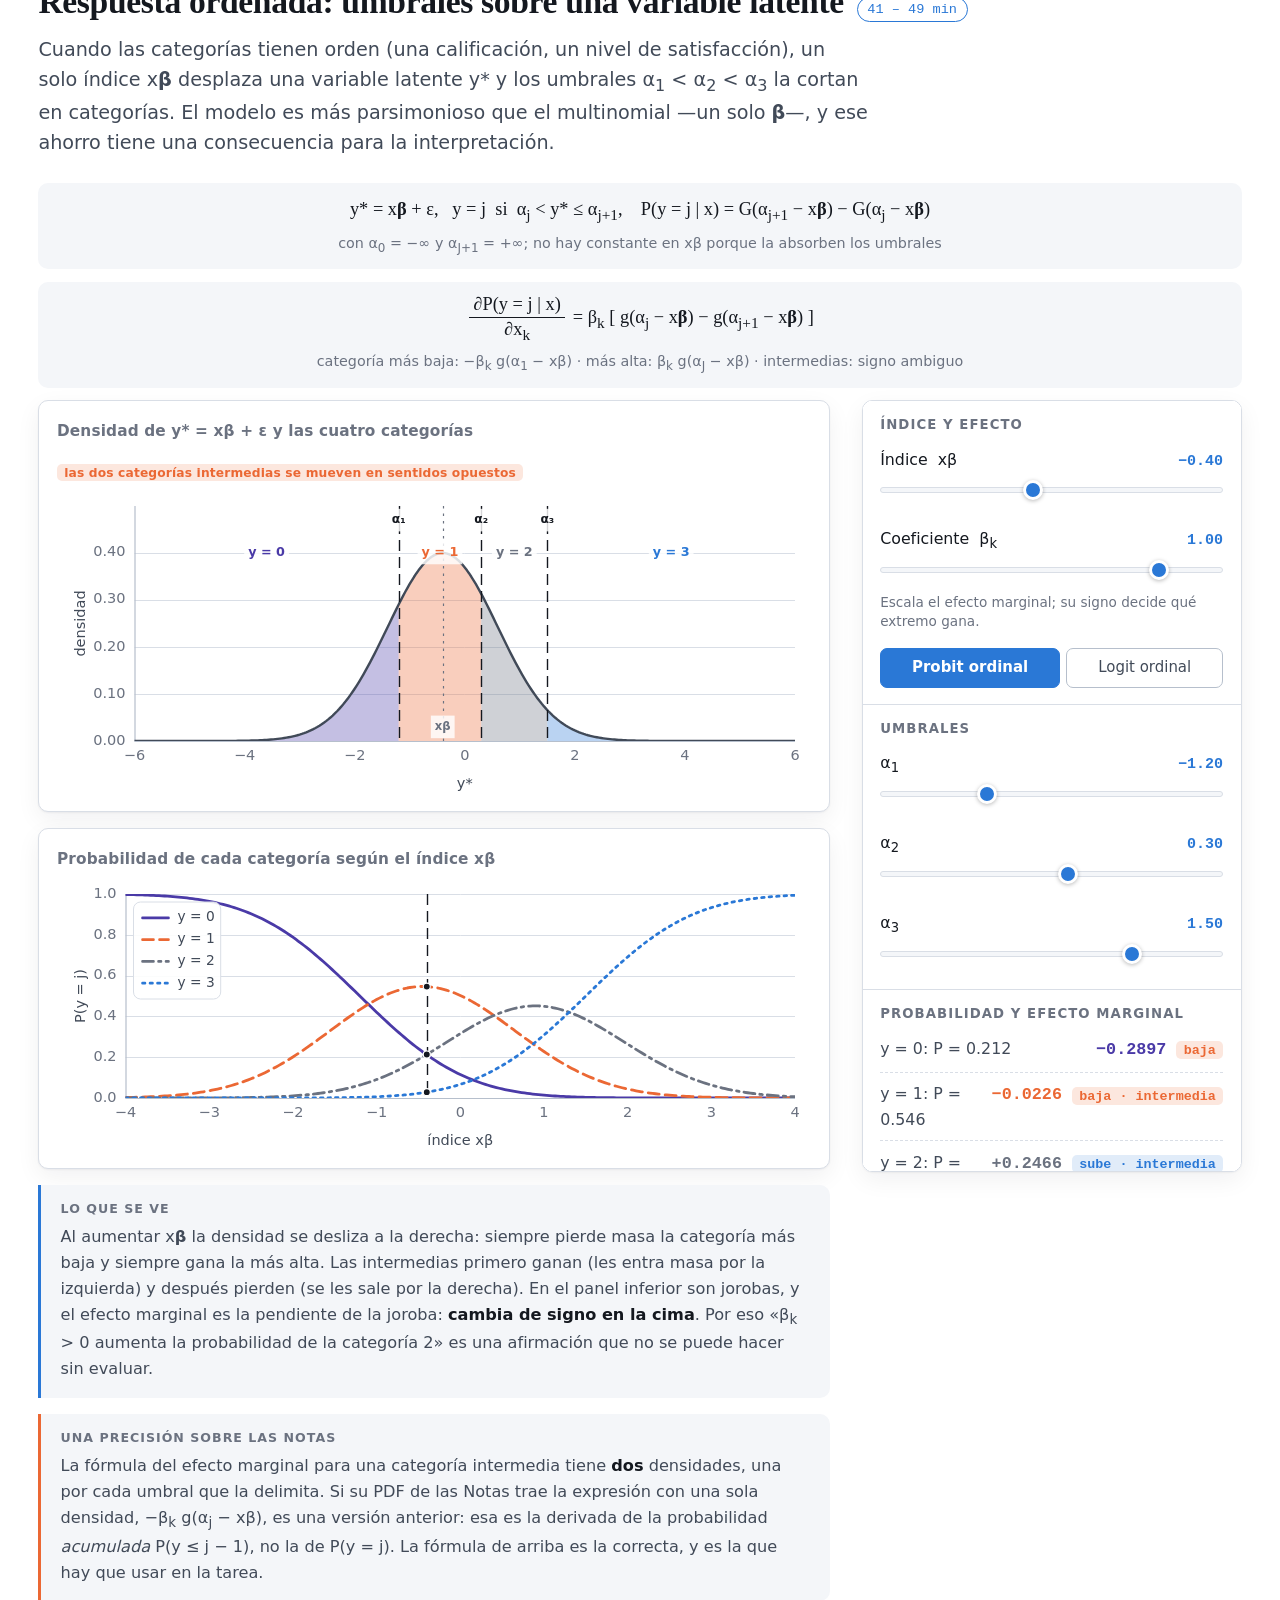
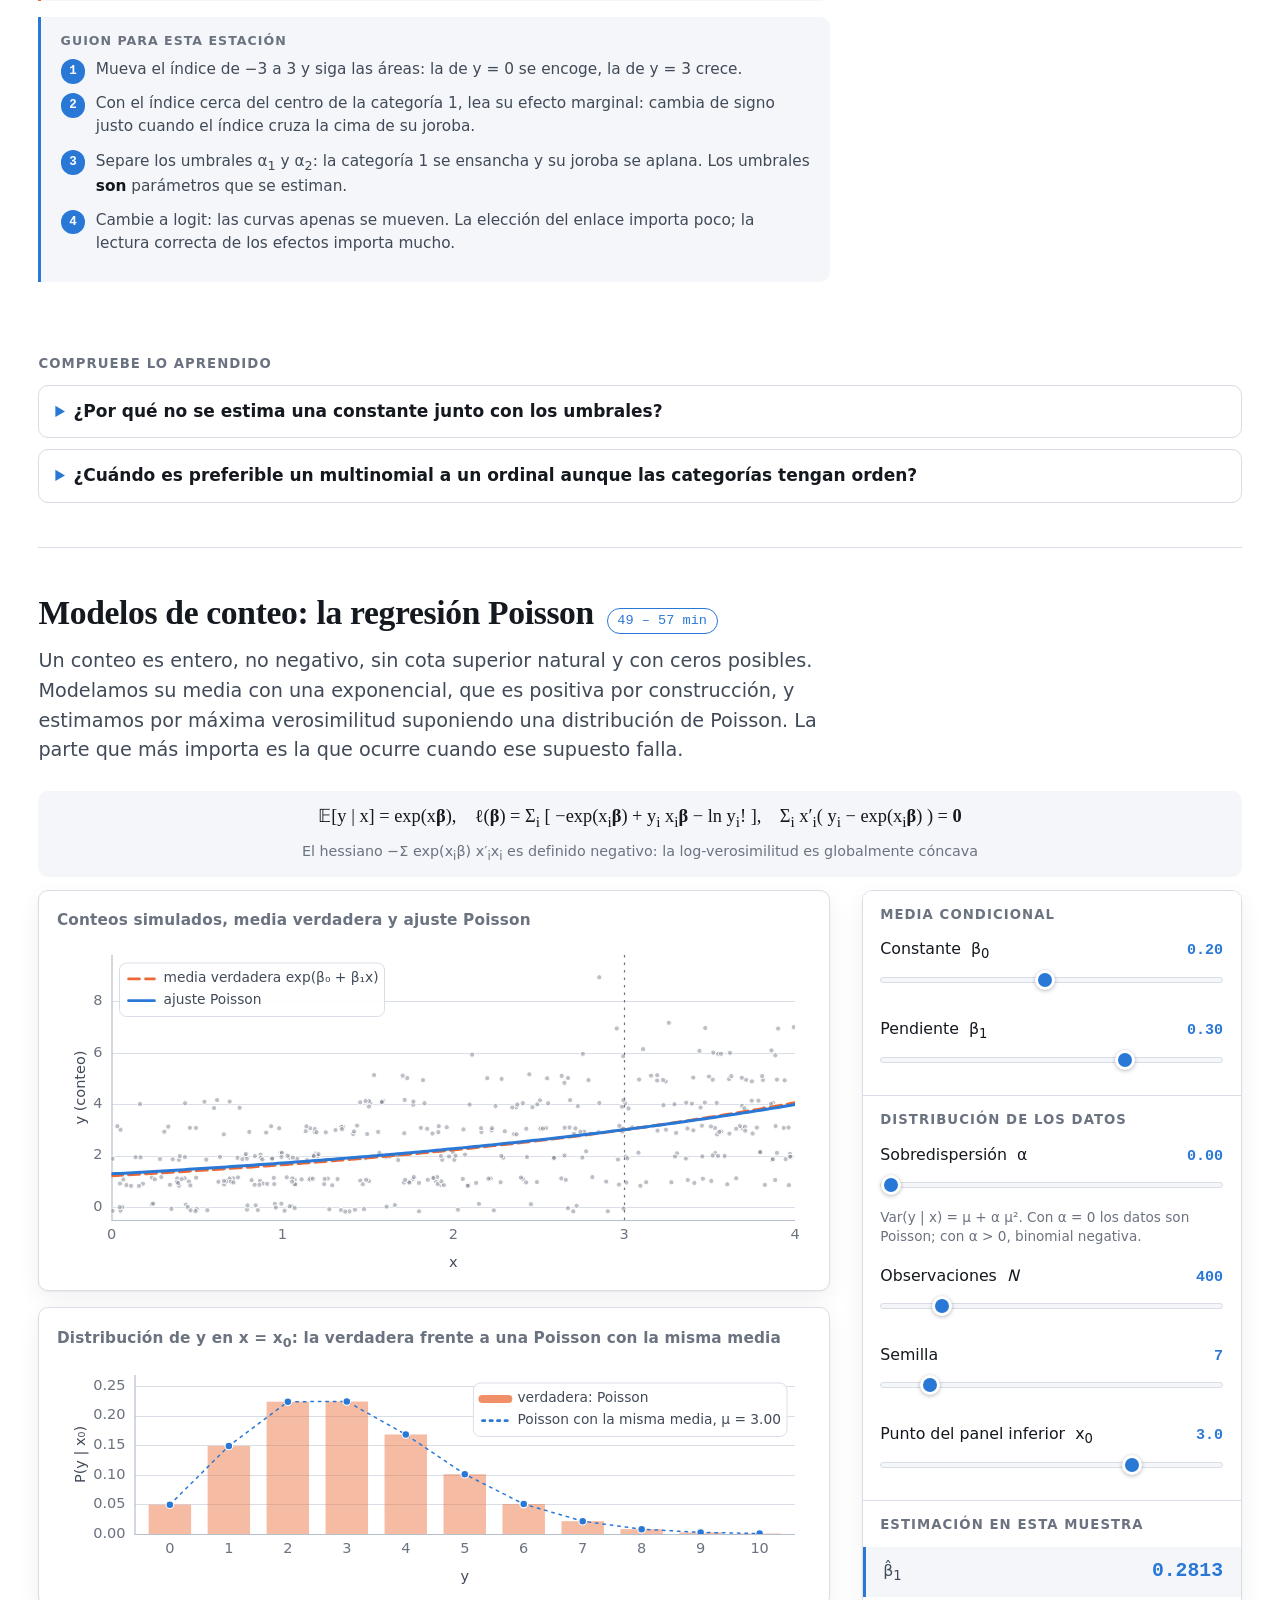
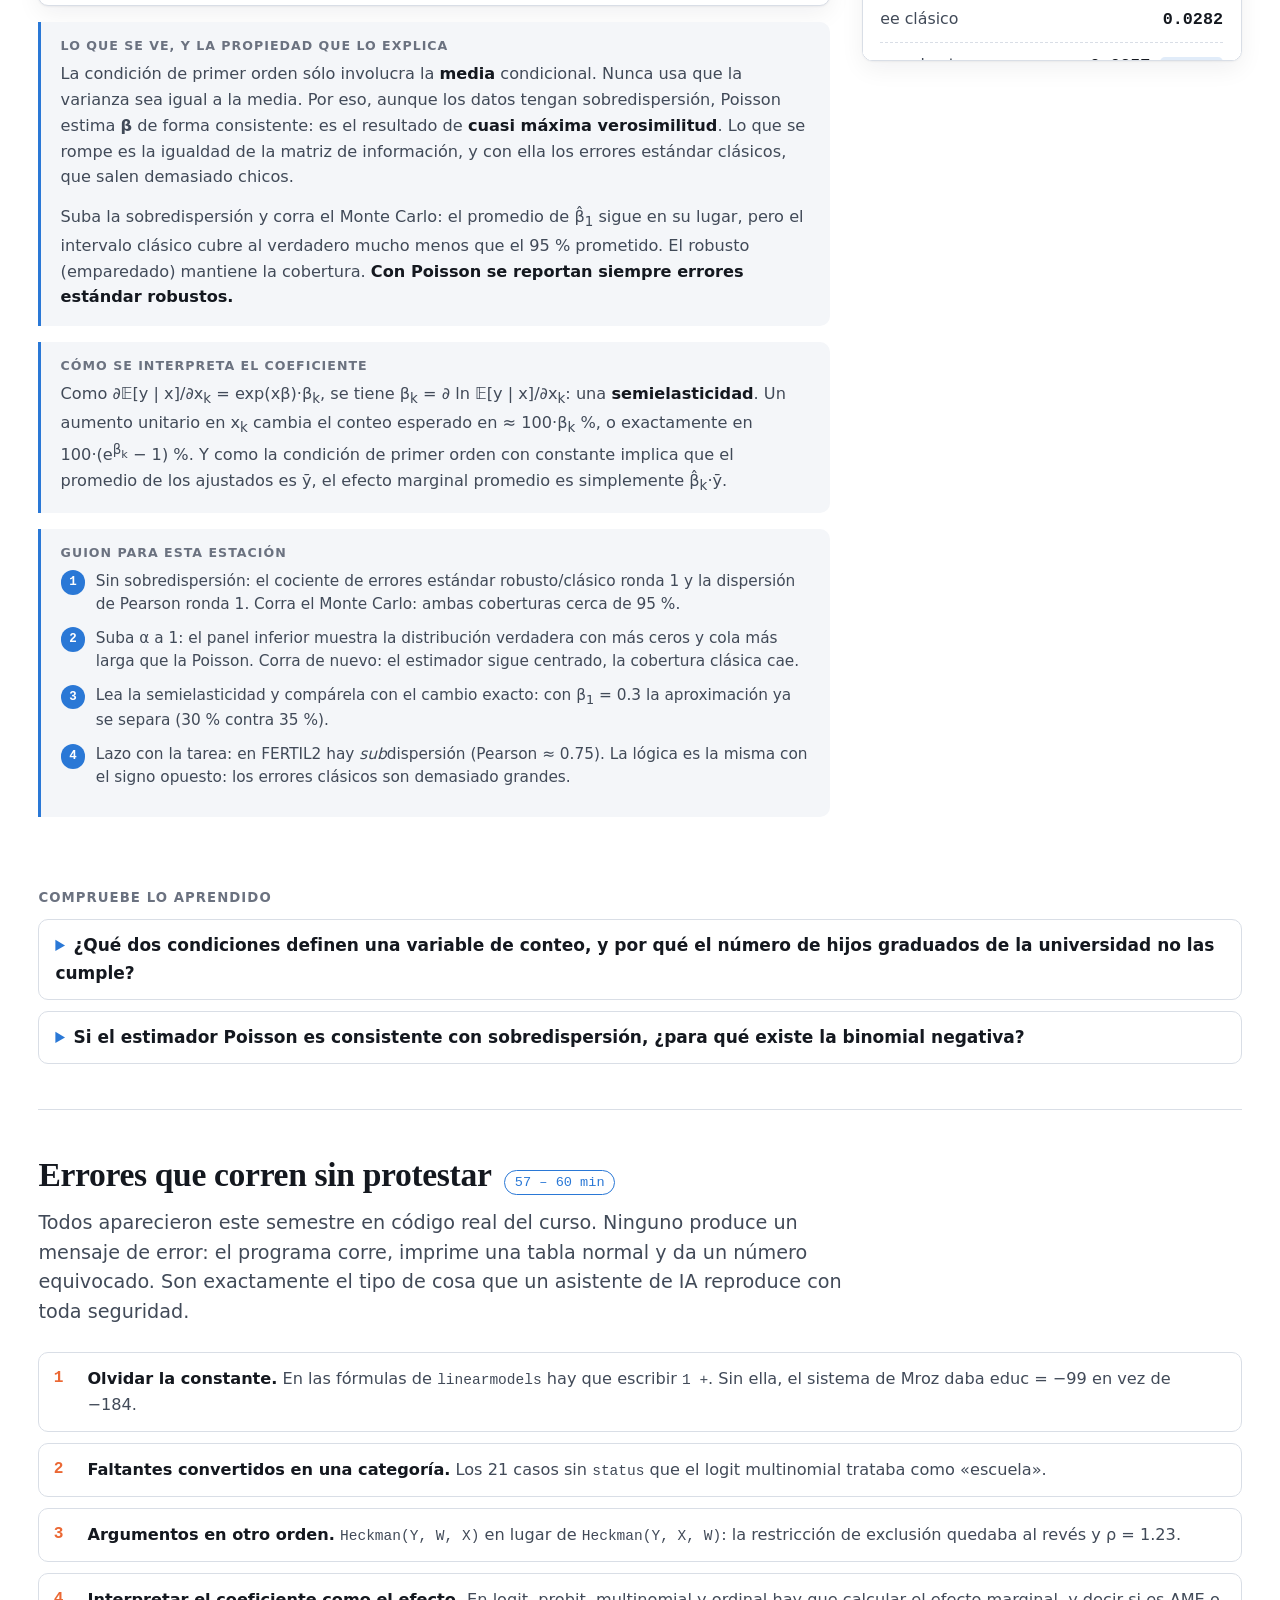
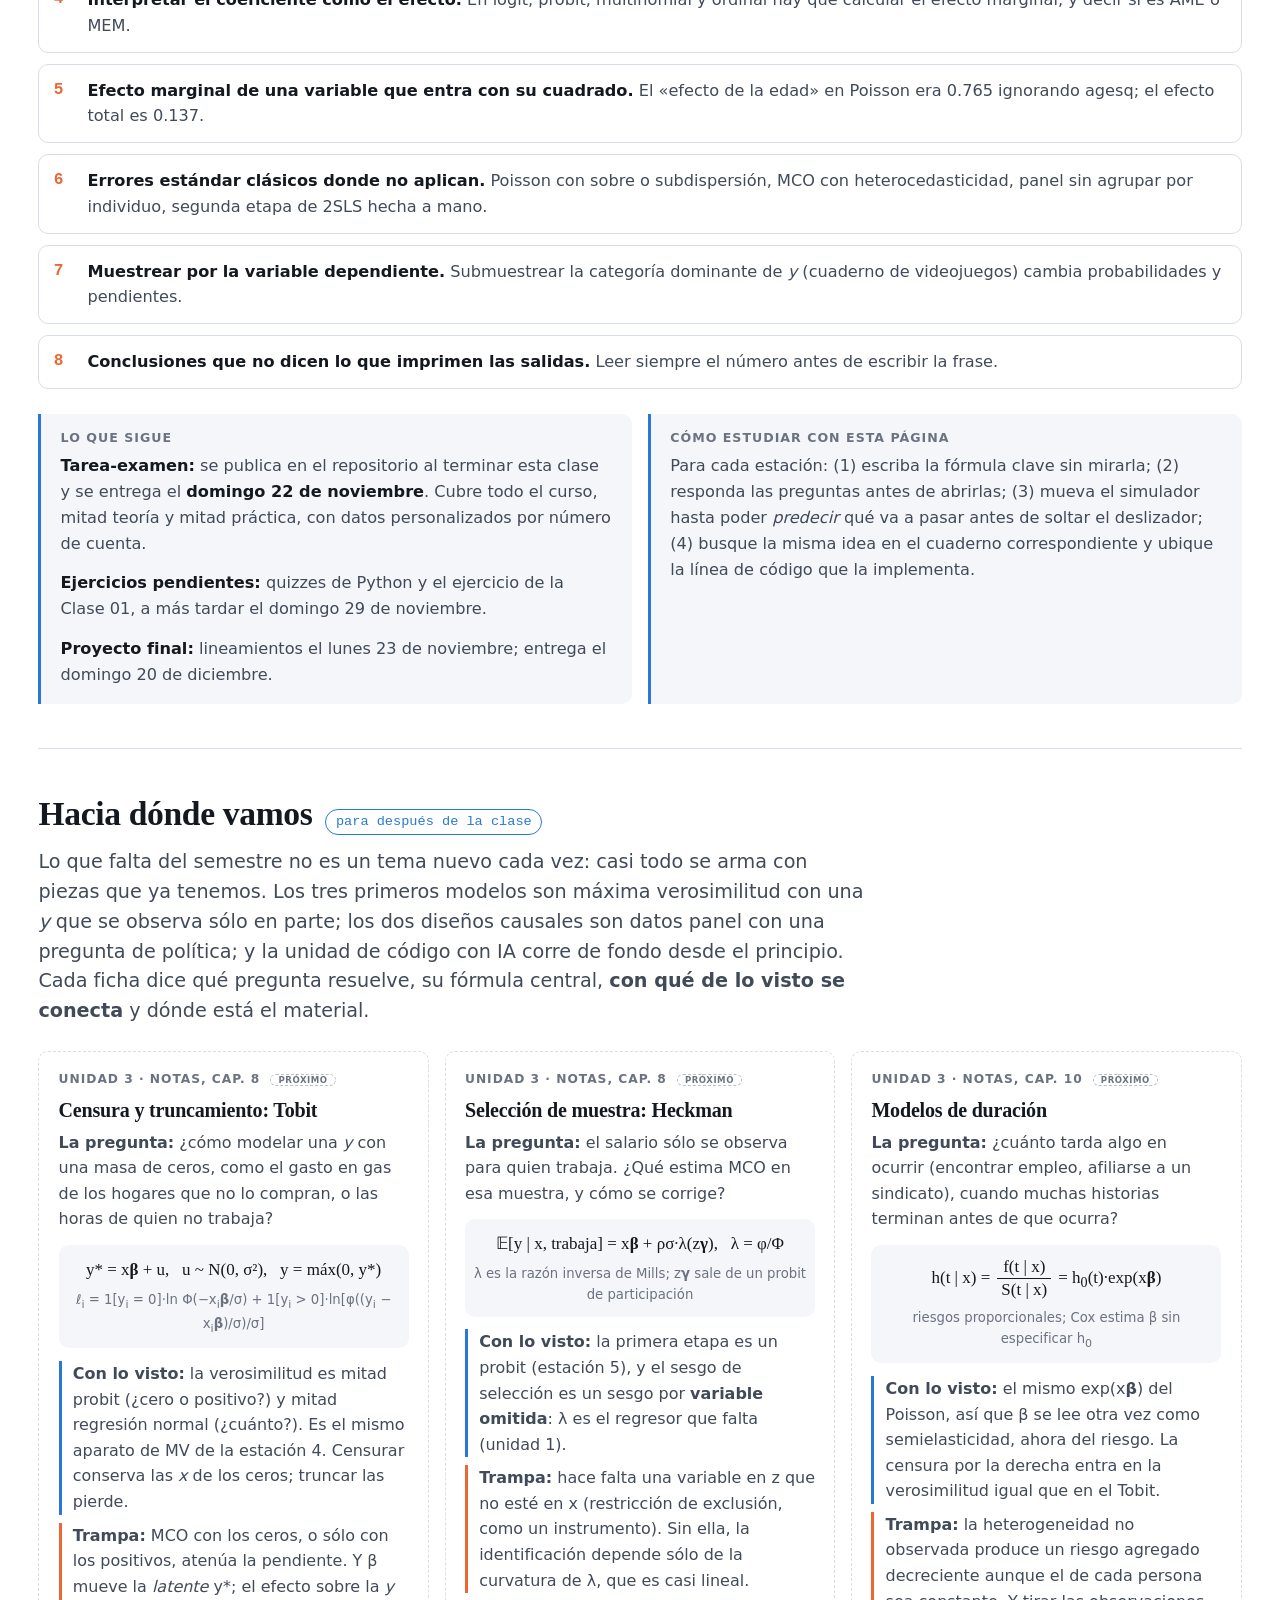
<file: docs/repaso.html>
<!doctype html>
<html lang="es">
<head>
<meta charset="utf-8">
<meta name="viewport" content="width=device-width, initial-scale=1">
<title>Clase de repaso · Econometría I · UNAM</title>
<meta name="description" content="Clase de repaso del 17 de noviembre de 2026: del modelo lineal a los modelos de conteo. Recorrido de una hora con simuladores de máxima verosimilitud, logit multinomial, respuesta ordenada y Poisson, material de estudio para la tarea-examen y un mapa de los temas que vienen.">
<link rel="stylesheet" href="assets/estilo.css">
<style>
  /* --- Elementos propios de la página de repaso -------------------------- */
  .agenda {
    display: grid; grid-template-columns: repeat(auto-fit, minmax(190px, 1fr));
    gap: .6rem; margin: 1.4rem 0 0; padding: 0; list-style: none;
  }
  .agenda a {
    display: block; text-decoration: none; color: var(--tinta);
    background: var(--fondo-caja); border: 1px solid var(--borde); border-radius: var(--radio);
    padding: .7rem .9rem; height: 100%;
  }
  .agenda a:hover { border-color: var(--borde-firme); background: var(--fondo-alt); }
  .agenda .min { font-family: var(--mono); font-size: .78em; color: var(--tinta-suave); display: block; }
  .agenda .tit { font-weight: 600; font-size: .95em; line-height: 1.3; display: block; margin-top: .15rem; }

  .estacion-cabeza { display: flex; align-items: baseline; gap: .8rem; flex-wrap: wrap; margin-bottom: .4rem; }
  .reloj {
    font-family: var(--mono); font-size: .8em; color: var(--acento);
    border: 1px solid currentColor; border-radius: 999px; padding: .05rem .6rem; white-space: nowrap;
  }

  .ecuacion {
    font-family: var(--serif); font-size: 1.08em; text-align: center;
    padding: .7rem .5rem; margin: .8rem 0; overflow-x: auto; color: var(--tinta);
    background: var(--fondo-alt); border-radius: var(--radio);
  }
  .ecuacion b { font-style: normal; }
  .ecuacion .nota-ec { display: block; font-family: var(--sans); font-size: .78em; color: var(--tinta-suave); margin-top: .35rem; }
  .frac { display: inline-flex; flex-direction: column; vertical-align: middle; text-align: center; margin: 0 .15em; }
  .frac > span { line-height: 1.3; padding: 0 .25em; }
  .frac > span:first-child { border-bottom: 1px solid currentColor; }

  .tarjetas-repaso { display: grid; grid-template-columns: repeat(auto-fit, minmax(310px, 1fr)); gap: 1rem; }
  .ficha-tema {
    background: var(--fondo-caja); border: 1px solid var(--borde); border-radius: var(--radio);
    padding: 1.1rem 1.2rem; box-shadow: var(--sombra); display: flex; flex-direction: column; gap: .5rem;
  }
  .ficha-tema h3 { font-size: 1.18em; }
  .ficha-tema .etq { font-family: var(--sans); font-size: .72em; font-weight: 700; letter-spacing: .08em; text-transform: uppercase; color: var(--tinta-suave); }
  .ficha-tema p { font-size: .94em; color: var(--tinta-media); margin: 0; }
  .ficha-tema .trampa { border-left: 3px solid var(--naranja); padding-left: .7rem; }
  .ficha-tema .ligas { font-size: .86em; margin-top: auto; padding-top: .4rem; border-top: 1px solid var(--borde); color: var(--tinta-suave); }
  .ficha-tema .ecuacion { font-size: 1em; margin: .3rem 0; }

  details.chequeo {
    background: var(--fondo-caja); border: 1px solid var(--borde); border-radius: var(--radio);
    padding: .75rem 1rem; margin-top: .7rem;
  }
  details.chequeo summary { cursor: pointer; font-weight: 600; color: var(--tinta); }
  details.chequeo summary::marker { color: var(--acento); }
  details.chequeo[open] summary { margin-bottom: .5rem; }
  details.chequeo div { color: var(--tinta-media); font-size: .95em; }
  .chequeos-titulo { font-family: var(--sans); font-size: .78em; font-weight: 700; letter-spacing: .08em; text-transform: uppercase; color: var(--tinta-suave); margin-top: 1.4rem; }

  .botonera-preset { display: flex; flex-wrap: wrap; gap: .4rem; }
  .botonera-preset .boton { font-size: .85em; padding: .35rem .7rem; }

  .lista-errores { counter-reset: err; list-style: none; padding: 0; margin: 0; display: grid; gap: .7rem; }
  .lista-errores li {
    counter-increment: err; position: relative; padding: .8rem 1rem .8rem 3rem;
    background: var(--fondo-caja); border: 1px solid var(--borde); border-radius: var(--radio);
    color: var(--tinta-media); font-size: .95em;
  }
  .lista-errores li::before {
    content: counter(err); position: absolute; left: .9rem; top: .8rem;
    font-family: var(--mono); font-weight: 700; color: var(--naranja);
  }
  .lista-errores strong { color: var(--tinta); }

  .quiz { display: grid; gap: 1rem; }
  .pregunta { background: var(--fondo-caja); border: 1px solid var(--borde); border-radius: var(--radio); padding: 1rem 1.15rem; }
  .pregunta .enunciado { font-weight: 600; margin-bottom: .6rem; }
  .pregunta .enunciado .tema { font-family: var(--mono); font-size: .75em; color: var(--tinta-suave); font-weight: 400; margin-right: .4rem; }
  .pregunta .opcs { display: grid; gap: .35rem; }
  .pregunta button.opc {
    text-align: left; font: inherit; font-size: .95em; color: var(--tinta-media);
    background: var(--fondo); border: 1px solid var(--borde); border-radius: 8px;
    padding: .45rem .7rem; cursor: pointer;
  }
  .pregunta button.opc:hover { border-color: var(--borde-firme); }
  .pregunta button.opc.si { border-color: var(--azul); color: var(--tinta); background: color-mix(in srgb, var(--azul) 12%, transparent); }
  .pregunta button.opc.no { border-color: var(--naranja); background: color-mix(in srgb, var(--naranja) 12%, transparent); }
  .pregunta .explica { display: none; margin-top: .6rem; font-size: .93em; color: var(--tinta-media); border-left: 3px solid var(--acento); padding-left: .7rem; }
  .pregunta.respondida .explica { display: block; }
  .marcador { font-family: var(--mono); font-size: 1.05em; }

  .tabla-caja td { vertical-align: top; }

  /* Los títulos y rótulos llevan letras griegas: en mayúsculas, λ y β se
     volverían Λ y Β, que son otros símbolos. */
  .lienzo-titulo { text-transform: none; letter-spacing: .01em; font-size: .9em; }
  .panel .lecturas { grid-template-columns: minmax(0, 1fr); }
  .gorro { position: relative; display: inline-block; }
  .gorro::after { content: "^"; position: absolute; left: 50%; top: -.62em; transform: translateX(-50%); font-size: .8em; }
  .tabla-caja td:first-child { font-weight: 600; color: var(--tinta); white-space: nowrap; }

  /* --- Barra de temas: el temario completo, visto y por venir ------------- */
  :root { --alto-barras: 3.2rem; }
  .ruta {
    position: sticky; top: var(--alto-barra, 3.2rem); z-index: 40;
    background: color-mix(in srgb, var(--fondo) 94%, transparent);
    backdrop-filter: saturate(180%) blur(12px);
    border-bottom: 1px solid var(--borde);
    min-width: 0; max-width: 100%;
  }
  .ruta-int {
    max-width: var(--ancho); margin: 0 auto; padding: .45rem clamp(1rem, 3vw, 2.5rem);
    display: flex; gap: .9rem; overflow-x: auto; min-width: 0; scrollbar-width: thin; align-items: center;
  }
  .ruta-grupo { display: flex; gap: .25rem; align-items: center; flex: none; }
  .ruta-grupo + .ruta-grupo { border-left: 1px solid var(--borde); padding-left: .9rem; }
  .ruta-u {
    font-family: var(--mono); font-size: .7em; font-weight: 700; color: var(--tinta-suave);
    margin-right: .2rem; white-space: nowrap;
  }
  .ruta a {
    font-family: var(--sans); font-size: .8em; white-space: nowrap; text-decoration: none;
    padding: .22rem .6rem; border-radius: 999px; border: 1px solid var(--borde);
    color: var(--tinta-media); background: var(--fondo-caja);
  }
  .ruta a:hover { border-color: var(--borde-firme); color: var(--tinta); }
  .ruta a.proximo { border-style: dashed; color: var(--tinta-suave); background: transparent; }
  .ruta a.activo { border-color: var(--acento); border-style: solid; color: var(--acento); font-weight: 600;
    background: color-mix(in srgb, var(--acento) 12%, transparent); }
  .ruta-clave { font-family: var(--sans); font-size: .72em; color: var(--tinta-suave); white-space: nowrap; flex: none; margin-left: auto; }
  .ruta-clave i { display: inline-block; width: 1.4em; height: .8em; border-radius: 999px; vertical-align: -.05em;
    border: 1px solid var(--borde-firme); margin: 0 .25em 0 .6em; }
  .ruta-clave i.p { border-style: dashed; }
  .seccion, .ficha-tema { scroll-margin-top: calc(var(--alto-barras) + 1rem); }
  .panel { top: calc(var(--alto-barras) + .6rem); max-height: calc(100vh - var(--alto-barras) - 1.6rem); }

  .ficha-tema.proximo { border-style: dashed; box-shadow: none; }
  .ficha-tema .viene { font-size: .88em; }
  .ficha-tema .puente { border-left: 3px solid var(--azul); padding-left: .7rem; }
  .sello { font-family: var(--sans); font-size: .7em; font-weight: 700; letter-spacing: .06em; text-transform: uppercase;
    color: var(--tinta-suave); border: 1px dashed var(--borde-firme); border-radius: 999px; padding: .02rem .45rem; margin-left: .3rem; white-space: nowrap; }
  tr.futuro td { color: var(--tinta-suave); }
  .tabla-caja td:first-child .sello { display: block; width: max-content; margin: .25rem 0 0; }

  @media print {
    .ruta { display: none; }
    details.chequeo { break-inside: avoid; }
    details.chequeo div { display: block; }
  }
</style>
</head>
<body>

<nav class="ruta" aria-label="Temas del curso"><div class="ruta-int">
  <div class="ruta-grupo"><span class="ruta-u">U1</span><a href="#t-dag">DAG</a><a href="#t-mco">MCO</a><a href="#t-vi">VI</a><a href="#t-mcg">MCG</a></div>
  <div class="ruta-grupo"><span class="ruta-u">U2</span><a href="#t-sistemas">Sistemas</a><a href="#t-sur">SUR</a><a href="#t-panel">Panel</a></div>
  <div class="ruta-grupo"><span class="ruta-u">U3</span><a href="#mv">Máx. verosimilitud</a><a href="#binaria">Binaria</a><a href="#multinomial">Multinomial</a><a href="#ordenada">Ordenada</a><a href="#conteo">Conteo</a><a href="#censura" class="proximo" title="Próximamente">Censura y truncamiento</a><a href="#seleccion" class="proximo" title="Próximamente">Selección</a><a href="#duracion" class="proximo" title="Próximamente">Duración</a><a href="#did" class="proximo" title="Próximamente">Dif. en dif.</a><a href="#sintetico" class="proximo" title="Próximamente">Control sintético</a></div>
  <div class="ruta-grupo"><span class="ruta-u">U4</span><a href="#ia" class="proximo" title="Próximamente">Código con IA</a></div>
  <div class="ruta-grupo"><span class="ruta-u">Repaso</span><a href="#cierre">Errores</a><a href="#autoevaluacion">Autoevaluación</a></div>
  <span class="ruta-clave"><i></i>visto<i class="p"></i>lo que viene</span>
</div></nav>

<div class="envoltura">

  <header class="encabezado">
    <div class="marbete">Clase de repaso · martes 17 de noviembre de 2026</div>
    <h1>Del modelo lineal a los modelos de conteo</h1>
    <p class="entrada">
      Todo lo que hemos visto en el semestre es una sola pregunta con distintas respuestas:
      <strong>¿cómo se relaciona la distribución de <em>y</em> con <em>x</em>, y qué tenemos que
      suponer para estimar esa relación?</strong> Con una <em>y</em> continua, el objeto es
      𝔼[y | x] y lo estimamos por MCO, VI o MCG. Con una <em>y</em> discreta, el objeto pasa a ser
      una probabilidad o un conteo esperado y lo estimamos por máxima verosimilitud. Esta página
      recorre el camino en una hora y queda como material de estudio: cada estación tiene sus
      fórmulas clave, el error más común y preguntas para comprobar lo aprendido. La barra de temas
      de arriba recorre el temario completo: los temas con borde punteado son los que vienen, y
      sirven de mapa para el resto del semestre.
    </p>

    <ol class="agenda">
      <li><a href="#mapa"><span class="min">00 – 05 min</span><span class="tit">El mapa: qué modelo para qué <em>y</em></span></a></li>
      <li><a href="#lineal"><span class="min">05 – 13 min</span><span class="tit">Unidad 1: MCO, DAG, VI y MCG</span></a></li>
      <li><a href="#sistemas"><span class="min">13 – 18 min</span><span class="tit">Unidad 2: sistemas, SUR y panel</span></a></li>
      <li><a href="#mv"><span class="min">18 – 26 min</span><span class="tit">Máxima verosimilitud y sus tres pruebas</span></a></li>
      <li><a href="#binaria"><span class="min">26 – 30 min</span><span class="tit">Respuesta binaria</span></a></li>
      <li><a href="#multinomial"><span class="min">30 – 41 min</span><span class="tit">Logit multinomial</span></a></li>
      <li><a href="#ordenada"><span class="min">41 – 49 min</span><span class="tit">Respuesta ordenada</span></a></li>
      <li><a href="#conteo"><span class="min">49 – 57 min</span><span class="tit">Modelos de conteo: Poisson</span></a></li>
      <li><a href="#cierre"><span class="min">57 – 60 min</span><span class="tit">Errores frecuentes y lo que sigue</span></a></li>
      <li><a href="#viene"><span class="min">después</span><span class="tit">Hacia dónde vamos: censura, selección, duración, DiD…</span></a></li>
    </ol>
  </header>

  <hr class="regla">

  <!-- ===================================================================== -->
  <section class="seccion" id="mapa">
    <div class="estacion-cabeza"><h2>El mapa: qué modelo para qué <em>y</em></h2><span class="reloj">00 – 05 min</span></div>
    <p class="entrada">
      Antes de escoger un estimador hay que mirar la variable dependiente. Su naturaleza dice qué
      objeto tiene sentido modelar, y ese objeto dice cómo se interpretan los parámetros. La última
      columna es la que más se olvida.
    </p>

    <div class="tabla-caja">
      <table>
        <thead>
          <tr><th>Tipo de <em>y</em></th><th>Ejemplo del curso</th><th>Qué se modela</th><th>Estimador</th><th>Cómo se interpreta</th></tr>
        </thead>
        <tbody>
          <tr><td>Continua</td><td>Costo de Nerlove; salario (NLSY)</td><td>𝔼[y | x] = xβ</td><td>MCO, MCG; VI si x es endógena</td><td>β<sub>k</sub> es el efecto marginal, directamente</td></tr>
          <tr><td>Continua, varias ecuaciones</td><td>Oferta y salario de Mroz; inversión de Grunfeld</td><td>Un vector de medias condicionales</td><td>2SLS, 3SLS, SUR</td><td>Igual que arriba, ecuación por ecuación</td></tr>
          <tr><td>Continua, panel</td><td>Salario por individuo y año</td><td>𝔼[y<sub>it</sub> | x<sub>it</sub>, α<sub>i</sub>]</td><td>Intragrupos, primeras diferencias, aleatorios</td><td>Efecto dentro del individuo</td></tr>
          <tr><td>Binaria (0/1)</td><td>Participación laboral (Mroz)</td><td>P(y = 1 | x) = G(xβ)</td><td>Logit, Probit (MV)</td><td>Sólo el signo; la magnitud, por el efecto marginal</td></tr>
          <tr><td>Nominal, J + 1 opciones</td><td>Escuela, casa o trabajo (Keane y Wolpin)</td><td>P(y = j | x)</td><td>Logit multinomial (MV)</td><td>β<sub>j</sub> mueve los momios de j frente a la base, <strong>no</strong> P(y = j)</td></tr>
          <tr><td>Ordenada</td><td>Clasificación de videojuegos</td><td>P(y = j | x) con umbrales</td><td>Logit / Probit ordinal (MV)</td><td>El signo sólo es claro en las categorías extremas</td></tr>
          <tr><td>Conteo (0, 1, 2, …)</td><td>Número de hijos (FERTIL2)</td><td>𝔼[y | x] = exp(xβ)</td><td>Poisson (MV o cuasi-MV)</td><td>Semielasticidad: 100·β % por unidad de x</td></tr>
          <tr class="futuro"><td>Censurada (masa en 0) <span class="sello">próximo</span></td><td>Gasto en gas LP; horas de Mroz</td><td>y = máx(0, y*)</td><td>Tobit (MV)</td><td>β mueve la latente; el efecto sobre y es otro</td></tr>
          <tr class="futuro"><td>Observada sólo para algunos <span class="sello">próximo</span></td><td>Salario de quien trabaja</td><td>𝔼[y | x, s = 1]</td><td>Heckman (probit + MCO o MV)</td><td>β, una vez corregida la selección</td></tr>
          <tr class="futuro"><td>Tiempo hasta un evento <span class="sello">próximo</span></td><td>Afiliación sindical (NLSY)</td><td>Riesgo h(t | x)</td><td>Cox, Weibull (MV)</td><td>Semielasticidad del riesgo</td></tr>
        </tbody>
      </table>
    </div>

    <div class="glosa">
      <h4>La idea que une todo</h4>
      <p>
        En los tres primeros renglones el parámetro <strong>es</strong> el efecto marginal porque el
        modelo es lineal. En los siguientes, el modelo es no lineal en el índice
        x<b>β</b> y el efecto marginal depende del punto en que se evalúa: hay que calcularlo, y
        hay que decir si es el <strong>promedio</strong> de los efectos individuales (AME) o el
        efecto <strong>en la media</strong> de los regresores (MEM). Diferencia en diferencias y
        control sintético no aparecen en la tabla porque no son otro tipo de <em>y</em>, sino otro
        <strong>diseño</strong>: cómo usar datos panel para medir el efecto de una política
        (<a href="#did">ver adelante</a>).
      </p>
    </div>
  </section>

  <hr class="regla">

  <!-- ===================================================================== -->
  <section class="seccion" id="lineal">
    <div class="estacion-cabeza"><h2>Unidad 1: el modelo lineal y sus remedios</h2><span class="reloj">05 – 13 min</span></div>
    <p class="entrada">
      Cinco ideas, cada una con su fórmula, su trampa y el lugar del repositorio donde se trabaja.
      Los simuladores ligados son los que usamos en su momento; vale la pena volver a ellos.
    </p>

    <div class="tarjetas-repaso">
      <article class="ficha-tema" id="t-esperanza">
        <span class="etq">Notas, cap. 1</span>
        <h3>Esperanza condicional y proyección lineal</h3>
        <p>MCO estima la mejor aproximación lineal a 𝔼[y | x] en error cuadrático medio. Esa
          aproximación tiene lectura causal sólo si el error es independiente en media de los regresores.</p>
        <div class="ecuacion">𝔼[u | x] = 0 &nbsp;⇒&nbsp; Cov(x, u) = 0, &nbsp; pero no al revés</div>
        <p class="trampa"><strong>Trampa:</strong> con u = x² − 1 y x simétrica, Cov(x, u) = 0 y sin
          embargo 𝔼[u | x] ≠ 0. Una correlación nula no garantiza una media condicional bien especificada.</p>
        <p class="ligas">Cuaderno: <code>Clase_01_RegresionLineal</code></p>
      </article>

      <article class="ficha-tema" id="t-dag">
        <span class="etq">Notas, cap. 1 · DAG</span>
        <h3>Qué controlar: confusor, mediador, colisionador</h3>
        <p>Un <strong>confusor</strong> (x ← z → y) abre una ruta trasera: hay que controlarlo. Un
          <strong>mediador</strong> (x → m → y) es parte del efecto total: controlarlo lo recorta. Un
          <strong>colisionador</strong> (x → c ← y) cierra la ruta por sí solo: controlarlo la abre.</p>
        <p class="trampa"><strong>Trampa:</strong> «controlar por más variables siempre reduce el sesgo».
          Controlar por un colisionador lo <em>crea</em>.</p>
        <p class="ligas">Simulador: <a href="sim/colisionador.html">DAG y sesgos</a></p>
      </article>

      <article class="ficha-tema" id="t-mco">
        <span class="etq">Notas, cap. 2</span>
        <h3>MCO en forma matricial</h3>
        <div class="ecuacion">β̂ = (<b>X′X</b>)<sup>−1</sup><b>X′y</b>, &nbsp; <b>X′e</b> = <b>0</b>, &nbsp; Var(β̂ | <b>X</b>) = σ²(<b>X′X</b>)<sup>−1</sup></div>
        <p>Geométricamente, ŷ = <b>P</b>y es la proyección ortogonal de y sobre las columnas de
          <b>X</b>, y e = <b>M</b>y es lo que queda. De ahí salen Frisch-Waugh-Lovell, los
          N − K grados de libertad y la descomposición de la suma de cuadrados.</p>
        <p class="trampa"><strong>Trampa:</strong> sin constante, la suma de residuales no es cero y el
          R² que reporta <code>statsmodels</code> es el <em>no centrado</em>: no se compara con el usual.</p>
        <p class="ligas">Simulador: <a href="sim/mco.html">MCO</a> · Cuaderno: <code>Clase_01</code></p>
      </article>

      <article class="ficha-tema" id="t-vi">
        <span class="etq">Notas, cap. 3</span>
        <h3>Variables instrumentales</h3>
        <div class="ecuacion">plim β̂<sub>VI</sub> = β + <span class="frac"><span>Cov(z, u)</span><span>Cov(z, x)</span></span></div>
        <p>El instrumento debe ser <strong>relevante</strong> (denominador lejos de cero; F de
          instrumentos excluidos mayor que 10) y <strong>exógeno</strong> (numerador cero). Un
          instrumento débil amplifica cualquier pequeña violación de exogeneidad.</p>
        <p class="trampa"><strong>Trampa:</strong> correr la segunda etapa a mano da los coeficientes
          correctos y los errores estándar <em>equivocados</em>, porque usa x̂ en lugar de x en los residuales.
          Y Sargan sólo existe si hay más instrumentos que endógenas.</p>
        <p class="ligas">Simulador: <a href="sim/instrumentos.html">Instrumentos</a> · Cuaderno: <code>Clase_02</code></p>
      </article>

      <article class="ficha-tema" id="t-mcg">
        <span class="etq">Notas, cap. 4 · MCG</span>
        <h3>Mínimos cuadrados generalizados</h3>
        <div class="ecuacion">β̂<sub>MCG</sub> = (<b>X′Ω</b><sup>−1</sup><b>X</b>)<sup>−1</sup><b>X′Ω</b><sup>−1</sup><b>y</b></div>
        <p>Con heterocedasticidad, MCO sigue siendo insesgado pero deja de ser eficiente. Hay dos
          remedios que resuelven cosas distintas: los errores <strong>robustos</strong> corrigen la
          inferencia; MCG corrige la <strong>eficiencia</strong> y mueve la estimación puntual.</p>
        <p class="trampa"><strong>Trampa:</strong> creer que el error estándar robusto «arregla» la
          heterocedasticidad. Sólo deja de mentir sobre la precisión.</p>
        <p class="ligas">Cuaderno: <code>Clase_01/MCG_Heterocedasticidad</code> (Nerlove por grupos de tamaño)</p>
      </article>
    </div>

    <div class="chequeos-titulo">Compruebe lo aprendido</div>
    <details class="chequeo">
      <summary>En un perfil salarial con exper y exper², el coeficiente de exper es negativo y el de exper² positivo. ¿El punto crítico es un máximo?</summary>
      <div>No: es un <strong>mínimo</strong>. La segunda derivada es 2β<sub>2</sub> &gt; 0, así que
        la función es convexa. Fue la trampa del primer parcial con el corte de 1987 del NLSY, y
        se explica por la colinealidad exper ≈ edad − educ − 6.</div>
    </details>
    <details class="chequeo">
      <summary>Un instrumento tiene Cov(z, u) pequeña pero positiva. ¿Por qué puede ser peor que MCO?</summary>
      <div>Porque el sesgo asintótico de VI es Cov(z, u)/Cov(z, x). Si el instrumento es débil, el
        denominador es casi cero y un numerador pequeño se convierte en un sesgo grande, que puede
        superar al de MCO, Cov(x, u)/Var(x).</div>
    </details>
  </section>

  <hr class="regla">

  <!-- ===================================================================== -->
  <section class="seccion" id="sistemas">
    <div class="estacion-cabeza"><h2>Unidad 2: sistemas de ecuaciones y datos panel</h2><span class="reloj">13 – 18 min</span></div>

    <div class="tarjetas-repaso">
      <article class="ficha-tema" id="t-sistemas">
        <span class="etq">Notas, cap. 4</span>
        <h3>Sistemas: 2SLS contra 3SLS</h3>
        <p>2SLS estima cada ecuación por separado. 3SLS usa además la matriz de covarianzas entre
          las ecuaciones, <b>Σ̂</b>, y gana eficiencia cuando los errores están correlacionados.</p>
        <p class="trampa"><strong>Trampa:</strong> la eficiencia se paga. Si una ecuación está mal
          especificada, 3SLS contamina a las demás; 2SLS la aísla. En el cuaderno de Mroz, la
          correlación entre residuales es −0.90 y 3SLS reduce todos los errores estándar, pero la
          simulación muestra cuándo deja de convenir.</p>
        <p class="ligas">Cuaderno: <code>Clase_03/Estimating Simultaneous Models</code></p>
      </article>

      <article class="ficha-tema" id="t-sur">
        <span class="etq">Notas, cap. 4 · SUR</span>
        <h3>Regresiones aparentemente no relacionadas</h3>
        <p>Ecuaciones que sólo están ligadas por sus errores. SUR es MCG sobre el sistema apilado.</p>
        <div class="ecuacion">SUR = MCO ecuación por ecuación &nbsp;si&nbsp; <b>Σ</b> es diagonal &nbsp;o&nbsp; <b>X</b><sub>1</sub> = <b>X</b><sub>2</sub> = … = <b>X</b><sub>G</sub></div>
        <p class="trampa"><strong>Trampa:</strong> esperar grandes ganancias de SUR cuando la prueba de
          diagonalidad no rechaza. En Grunfeld (GM y Westinghouse) LM = 0.50 y la ganancia es de 8 %.</p>
        <p class="ligas">Cuaderno: <code>Clase_03/SUR_Grunfeld</code></p>
      </article>

      <article class="ficha-tema" id="t-panel">
        <span class="etq">Notas, cap. 5</span>
        <h3>Datos panel: una familia indexada por θ</h3>
        <div class="ecuacion">y<sub>it</sub> − θ ȳ<sub>i</sub> = (x<sub>it</sub> − θ x̄<sub>i</sub>)β + error
          <span class="nota-ec">θ = 0: pool · 0 &lt; θ &lt; 1: efectos aleatorios · θ = 1: intragrupos</span></div>
        <p>Si α<sub>i</sub> está correlacionado con x, sólo intragrupos y primeras diferencias son
          consistentes. Hausman compara intragrupos con aleatorios: si difieren, aleatorios está sesgado.</p>
        <p class="trampa"><strong>Trampa:</strong> calcular la media intragrupo con
          <code>groupby().mean()</code> en vez de <code>transform('mean')</code> colapsa el panel y el
          coeficiente sale tres veces más grande. Y los errores estándar se agrupan por individuo.</p>
        <p class="ligas">Simulador: <a href="sim/efectos-fijos.html">Efectos fijos</a> · Cuaderno: <code>Clase_04</code></p>
      </article>
    </div>

    <div class="chequeos-titulo">Compruebe lo aprendido</div>
    <details class="chequeo">
      <summary>¿Por qué no se puede estimar el efecto del sexo o de la raza con efectos fijos?</summary>
      <div>Porque la transformación intragrupos resta a cada variable su media individual, y una
        variable que no cambia en el tiempo queda idénticamente en cero: <b>Q</b>ι = <b>0</b>. Su
        efecto se confunde con α<sub>i</sub>. Mundlak, o efectos aleatorios si se defienden, son
        las alternativas.</div>
    </details>
    <details class="chequeo">
      <summary>Con dos periodos, ¿qué relación hay entre intragrupos y primeras diferencias?</summary>
      <div>Son <strong>numéricamente idénticos</strong>. Con M = 2, x<sub>i1</sub> − x̄<sub>i</sub> =
        −(x<sub>i2</sub> − x<sub>i1</sub>)/2, de modo que las dos transformaciones son proporcionales. Con
        más periodos difieren, y la comparación sirve como diagnóstico de exogeneidad estricta.</div>
    </details>
  </section>

  <hr class="regla">

  <!-- ===================================================================== -->
  <section class="seccion" id="mv">
    <div class="estacion-cabeza"><h2>Máxima verosimilitud: un objeto, tres pruebas</h2><span class="reloj">18 – 26 min</span></div>
    <p class="entrada">
      Desde aquí todos los modelos se estiman igual: se escribe la probabilidad de lo observado
      como función de los parámetros y se maximiza. El ejemplo más limpio es el de un conteo
      Poisson sin regresores, donde todo tiene fórmula cerrada y se ve la geometría de las tres
      pruebas de hipótesis.
    </p>

    <div class="ecuacion">
      ℓ(λ) = Σ<sub>i</sub> [ −λ + y<sub>i</sub> ln λ − ln y<sub>i</sub>! ], &nbsp;&nbsp;
      s(λ) = <span class="frac"><span>∂ℓ</span><span>∂λ</span></span> = N<span class="frac"><span>ȳ − λ</span><span>λ</span></span>, &nbsp;&nbsp;
      <span class="gorro">λ</span> = ȳ, &nbsp;&nbsp; 𝓘(λ) = <span class="frac"><span>N</span><span>λ</span></span>
    </div>

    <div class="lab">
      <div>
        <div class="lienzo-caja">
          <div class="lienzo-titulo"><span>Log-verosimilitud relativa al máximo, ℓ(λ) − ℓ(λ̂)</span><span id="t-alerta"></span></div>
          <canvas id="cvTri"></canvas>
        </div>
        <div class="lienzo-caja">
          <div class="lienzo-titulo"><span>Los datos y el modelo ajustado</span></div>
          <canvas id="cvTriDatos"></canvas>
        </div>

        <div class="glosa">
          <h4>Lo que se ve</h4>
          <p>Las tres pruebas miden lo mismo —qué tan lejos está H<sub>0</sub>: λ = λ<sub>0</sub>
            de lo que dicen los datos— desde tres lugares distintos. <strong>Wald</strong> mide la
            distancia horizontal entre λ̂ y λ<sub>0</sub> (sólo necesita el modelo sin restringir).
            <strong>LR</strong> mide la caída vertical de la log-verosimilitud (necesita los dos).
            <strong>LM</strong> mide la pendiente en λ<sub>0</sub> (sólo necesita el restringido): si
            λ<sub>0</sub> fuera el máximo, la pendiente sería cero.</p>
          <p>Las fórmulas son W = N(λ̂ − λ<sub>0</sub>)²/λ̂, LR = 2[ℓ(λ̂) − ℓ(λ<sub>0</sub>)] y
            LM = N(ȳ − λ<sub>0</sub>)²/λ<sub>0</sub>. Difieren en muestra finita y coinciden
            asintóticamente: suba N y compárelas.</p>
        </div>

        <div class="glosa guion-caja">
          <h4>Guion para esta estación</h4>
          <ol class="guion">
            <li>Con λ<sub>0</sub> lejos del verdadero, las tres pruebas rechazan. Ubique en la figura
              la distancia horizontal, la vertical y la pendiente.</li>
            <li>Acerque λ<sub>0</sub> a λ̂: la pendiente se aplana, la caída se vuelve casi nula y
              las tres estadísticas tienden a cero a la vez.</li>
            <li>Baje N a 20 con λ<sub>0</sub> moderadamente lejos: ahora las tres <strong>no</strong>
              coinciden. Ésa es la diferencia de muestra finita.</li>
            <li>Lazo con lo que sigue: el puntaje de este modelo, Σ(y<sub>i</sub> − λ), es el mismo
              que veremos en la regresión Poisson con regresores.</li>
          </ol>
        </div>
      </div>

      <aside class="panel">
        <section class="panel-seccion">
          <h3>Proceso generador</h3>
          <div class="control">
            <div class="control-etiqueta"><span class="nom">λ verdadero</span><span class="val"></span></div>
            <input type="range" id="t-lam" min="0.5" max="6" step="0.1" value="2.5" data-dec="1">
          </div>
          <div class="control">
            <div class="control-etiqueta"><span class="nom">Observaciones &nbsp;<em>N</em></span><span class="val"></span></div>
            <input type="range" id="t-N" min="20" max="600" step="10" value="80" data-dec="0">
          </div>
          <div class="control">
            <div class="control-etiqueta"><span class="nom">Semilla</span><span class="val"></span></div>
            <input type="range" id="t-sem" min="1" max="50" step="1" value="4" data-dec="0">
          </div>
        </section>
        <section class="panel-seccion">
          <h3>Hipótesis nula</h3>
          <div class="control">
            <div class="control-etiqueta"><span class="nom">H<sub>0</sub>: λ = λ<sub>0</sub></span><span class="val"></span></div>
            <input type="range" id="t-lam0" min="0.5" max="6" step="0.05" value="3.3" data-dec="2">
          </div>
        </section>
        <section class="panel-seccion">
          <h3>Resultados</h3>
          <div class="lecturas">
            <div class="lectura"><span class="k">λ̂ = ȳ</span><span class="v" id="t-hat">—</span></div>
            <div class="lectura destaca"><span class="k">Wald</span><span class="v azul" id="t-w">—</span></div>
            <div class="lectura destaca"><span class="k">LR</span><span class="v naranja" id="t-lr">—</span></div>
            <div class="lectura destaca"><span class="k">LM (puntaje)</span><span class="v violeta" id="t-lm">—</span></div>
            <div class="lectura"><span class="k">Valor crítico χ²(1) al 5 %</span><span class="v gris">3.841</span></div>
          </div>
        </section>
      </aside>
    </div>

    <div class="chequeos-titulo">Compruebe lo aprendido</div>
    <details class="chequeo">
      <summary>¿Qué dice la igualdad de la matriz de información y por qué importa?</summary>
      <div>Que, si el modelo está bien especificado, 𝔼[s s′] = −𝔼[H]: la varianza del puntaje es
        igual a menos el hessiano esperado. Por eso la varianza de β̂ se puede estimar con
        cualquiera de los dos (o con el producto externo del puntaje). Si el modelo está mal
        especificado la igualdad falla y hay que usar el emparedado H<sup>−1</sup>(Σ s s′)H<sup>−1</sup>:
        es exactamente lo que pasará con Poisson y la sobredispersión.</div>
    </details>
    <details class="chequeo">
      <summary>¿Cuál de las tres pruebas conviene si el modelo sin restringir es muy difícil de estimar?</summary>
      <div>LM, porque sólo se evalúa en el modelo restringido. Wald es la conveniente cuando el
        difícil es el restringido, y LR exige los dos.</div>
    </details>
  </section>

  <hr class="regla">

  <!-- ===================================================================== -->
  <section class="seccion" id="binaria">
    <div class="estacion-cabeza"><h2>Respuesta binaria: Logit y Probit</h2><span class="reloj">26 – 30 min</span></div>

    <div class="fila-dos">
      <div>
        <div class="ecuacion">P(y = 1 | x) = G(x<b>β</b>), &nbsp; G = Λ (logit) o Φ (probit)</div>
        <div class="ecuacion">ℓ(<b>β</b>) = Σ<sub>i</sub> [ y<sub>i</sub> ln G(x<sub>i</sub><b>β</b>) + (1 − y<sub>i</sub>) ln(1 − G(x<sub>i</sub><b>β</b>)) ]</div>
        <div class="ecuacion">
          <span class="frac"><span>∂P(y = 1 | x)</span><span>∂x<sub>k</sub></span></span> = g(x<b>β</b>) · β<sub>k</sub>
          <span class="nota-ec">El signo de β<sub>k</sub> da el signo del efecto; la magnitud depende de g(xβ), que es máxima en P = 0.5</span>
        </div>
      </div>
      <div class="glosa" style="margin-top:0">
        <h4>Tres cosas que hay que llevarse</h4>
        <p><strong>1.</strong> El modelo de probabilidad lineal predice probabilidades fuera de [0, 1]
          y tiene heterocedasticidad por construcción.</p>
        <p><strong>2.</strong> Los coeficientes de logit y probit difieren en escala (≈ 1.6 a 1.8
          veces) pero los efectos marginales casi coinciden. Por eso se reportan efectos marginales.</p>
        <p><strong>3.</strong> En el logit, β<sub>k</sub> es el cambio en el logaritmo de los momios,
          ln[P/(1 − P)]. Ésa es la puerta al modelo multinomial.</p>
        <p style="margin-top:.6rem">Simulador: <a href="sim/logit-probit.html">MPL, Logit y Probit</a> ·
          Cuaderno: <code>Clase_05_EleccionBinaria</code></p>
      </div>
    </div>

    <div class="chequeos-titulo">Compruebe lo aprendido</div>
    <details class="chequeo">
      <summary>¿Por qué el AME y el MEM difieren, y cuál se reporta?</summary>
      <div>El AME promedia g(x<sub>i</sub>β)β<sub>k</sub> sobre la muestra; el MEM evalúa
        g(x̄β)β<sub>k</sub> una sola vez. Como g no es lineal, el promedio de g no es g del
        promedio. El AME responde a «¿cuánto cambia, en promedio, la probabilidad en esta
        población?», que suele ser la pregunta; el MEM describe a un individuo promedio que puede
        no existir (por ejemplo, con 0.4 hijos). Lo importante es decir cuál se reporta.</div>
    </details>
  </section>

  <hr class="regla">

  <!-- ===================================================================== -->
  <section class="seccion" id="multinomial">
    <div class="estacion-cabeza"><h2>Logit multinomial: el coeficiente no es el efecto</h2><span class="reloj">30 – 41 min</span></div>
    <p class="entrada">
      Con J + 1 alternativas sin orden, cada alternativa j tiene su propio vector
      <b>β</b><sub>j</sub>, medido frente a una alternativa base (aquí, la escuela). El ejemplo
      precargado son las estimaciones reales del cuaderno <code>Clase_06</code> con los datos de
      Keane y Wolpin (1997), hombres jóvenes en 1987, con experiencia y raza fijas en su media.
    </p>

    <div class="ecuacion">
      P(y = j | x) = <span class="frac"><span>exp(x<b>β</b><sub>j</sub>)</span><span>1 + Σ<sub>h=1</sub><sup>J</sup> exp(x<b>β</b><sub>h</sub>)</span></span>,
      &nbsp;&nbsp;
      ln <span class="frac"><span>P(y = j | x)</span><span>P(y = 0 | x)</span></span> = x<b>β</b><sub>j</sub>,
      &nbsp;&nbsp;
      <span class="frac"><span>∂P<sub>j</sub></span><span>∂x<sub>k</sub></span></span> = P<sub>j</sub> [ β<sub>jk</sub> − Σ<sub>h</sub> P<sub>h</sub> β<sub>hk</sub> ]
    </div>

    <div class="lab">
      <div>
        <div class="lienzo-caja">
          <div class="lienzo-titulo"><span>Probabilidad de cada alternativa según los años de educación</span><span id="m-alerta"></span></div>
          <canvas id="cvMnl"></canvas>
        </div>
        <div class="lienzo-caja">
          <div class="lienzo-titulo"><span>Efecto marginal de un año más de educación, ∂P<sub>j</sub>/∂x</span></div>
          <canvas id="cvMnlMe"></canvas>
        </div>
        <div class="lienzo-caja">
          <div class="lienzo-titulo"><span>Independencia de alternativas irrelevantes: qué pasa al agregar un clon de «trabajo»</span></div>
          <canvas id="cvIia"></canvas>
        </div>

        <div class="glosa">
          <h4>Lo que se ve con los datos reales</h4>
          <p>El coeficiente de educación en la ecuación de <strong>trabajo</strong> es −0.315: frente
            a la escuela, un año más de educación <em>reduce</em> los momios de trabajar. Y sin
            embargo, el efecto marginal sobre P(trabajo) es <strong>positivo</strong> en casi todo el
            rango observado —hasta unos 15 años de educación— y el efecto marginal promedio en la
            muestra es +0.026. No hay contradicción: la educación reduce mucho más los momios de
            quedarse en casa (−0.674), así que la probabilidad que pierde «casa» se reparte y
            «trabajo» gana en términos absolutos.</p>
          <p>La regla: el signo de β<sub>jk</sub> es el signo del efecto sobre
            P<sub>j</sub>/P<sub>0</sub>, <strong>no</strong> sobre P<sub>j</sub>. El efecto sobre
            P<sub>j</sub> depende de los coeficientes de todas las alternativas, y los efectos
            marginales suman cero porque las probabilidades suman uno.</p>
        </div>

        <div class="glosa aviso">
          <h4>El autobús rojo y el autobús azul</h4>
          <p>En el logit multinomial el cociente P<sub>j</sub>/P<sub>h</sub> depende sólo de j y h:
            agregar o quitar otra alternativa no lo cambia. Es la <strong>independencia de
            alternativas irrelevantes</strong> (IIA). Con un clon idéntico de «trabajo», el modelo le
            quita probabilidad a todas las alternativas en la misma proporción, cuando lo razonable
            es que el clon sólo le quite a su gemela. Cuando IIA no es defendible se usan el logit
            anidado o el probit multinomial, y se contrasta con la prueba de Hausman-McFadden.</p>
        </div>

        <div class="glosa guion-caja">
          <h4>Guion para esta estación</h4>
          <ol class="guion">
            <li>Con el ejemplo de Keane y Wolpin, mueva la educación de 8 a 18 años. Lea en el panel
              el coeficiente de «trabajo» (negativo) y su efecto marginal: positivo hasta los 15 años,
              negativo después. El signo cambia <em>dentro</em> del rango de los datos.</li>
            <li>Pregunte al grupo: ¿cuánto suman los tres efectos marginales? Compruebe que es cero.</li>
            <li>Ponga en cero la pendiente de «casa»: ahora los signos de coeficiente y efecto coinciden
              en todo el rango. La inversión necesita que otra alternativa reaccione más fuerte.</li>
            <li>Active el clon de «trabajo» y lea el cociente P(casa)/P(escuela): no cambia. Eso es IIA.</li>
          </ol>
        </div>
      </div>

      <aside class="panel">
        <section class="panel-seccion">
          <h3>Ejemplos</h3>
          <div class="botonera-preset">
            <button class="boton" type="button" id="m-pre-kw">Keane y Wolpin (1997)</button>
            <button class="boton secundario" type="button" id="m-pre-sim">Sin inversión</button>
          </div>
        </section>
        <section class="panel-seccion">
          <h3>Casa frente a escuela</h3>
          <div class="control">
            <div class="control-etiqueta"><span class="nom">Log-momios con 12 años &nbsp;a<sub>1</sub></span><span class="val"></span></div>
            <input type="range" id="m-a1" min="-3" max="6" step="0.01" value="1.92" data-dec="2">
          </div>
          <div class="control">
            <div class="control-etiqueta"><span class="nom">Pendiente &nbsp;β<sub>1</sub></span><span class="val"></span></div>
            <input type="range" id="m-b1" min="-1.5" max="1.5" step="0.001" value="-0.674" data-dec="3">
          </div>
        </section>
        <section class="panel-seccion">
          <h3>Trabajo frente a escuela</h3>
          <div class="control">
            <div class="control-etiqueta"><span class="nom">Log-momios con 12 años &nbsp;a<sub>2</sub></span><span class="val"></span></div>
            <input type="range" id="m-a2" min="-3" max="6" step="0.01" value="3.48" data-dec="2">
          </div>
          <div class="control">
            <div class="control-etiqueta"><span class="nom">Pendiente &nbsp;β<sub>2</sub></span><span class="val"></span></div>
            <input type="range" id="m-b2" min="-1.5" max="1.5" step="0.001" value="-0.315" data-dec="3">
          </div>
        </section>
        <section class="panel-seccion">
          <h3>Dónde se evalúa</h3>
          <div class="control">
            <div class="control-etiqueta"><span class="nom">Años de educación &nbsp;x<sub>0</sub></span><span class="val"></span></div>
            <input type="range" id="m-x0" min="7" max="19" step="0.1" value="12" data-dec="1">
          </div>
          <label class="casilla"><input type="checkbox" id="m-clon"><span>Agregar un clon idéntico de «trabajo»</span></label>
        </section>
        <section class="panel-seccion">
          <h3>Lecturas en el punto elegido</h3>
          <div class="lecturas">
            <div class="lectura"><span class="k">P(escuela)</span><span class="v violeta" id="m-p0">—</span></div>
            <div class="lectura"><span class="k">P(casa)</span><span class="v naranja" id="m-p1">—</span></div>
            <div class="lectura"><span class="k">P(trabajo)</span><span class="v azul" id="m-p2">—</span></div>
            <div class="lectura destaca"><span class="k">Efecto en P(casa) <span id="m-b1k"></span></span><span class="v naranja" id="m-e1">—</span></div>
            <div class="lectura destaca"><span class="k">Efecto en P(trabajo) <span id="m-b2k"></span></span><span class="v azul" id="m-e2">—</span></div>
            <div class="lectura"><span class="k">Efecto en P(escuela)</span><span class="v violeta" id="m-e0">—</span></div>
            <div class="lectura"><span class="k">Suma de los tres efectos</span><span class="v gris" id="m-suma">—</span></div>
            <div class="lectura"><span class="k">P(casa)/P(escuela), sin y con clon</span><span class="v gris" id="m-razon">—</span></div>
          </div>
        </section>
      </aside>
    </div>

    <div class="chequeos-titulo">Compruebe lo aprendido</div>
    <details class="chequeo">
      <summary>¿Por qué hay que fijar una alternativa base, y qué cambia si se escoge otra?</summary>
      <div>Porque sumar la misma constante a todos los <b>β</b><sub>j</sub> no cambia ninguna
        probabilidad: sin normalizar, el modelo no está identificado. Al cambiar de base cambian
        los coeficientes (ahora se miden frente a otra alternativa), pero <strong>no</strong>
        cambian las probabilidades, los efectos marginales ni la verosimilitud.</div>
    </details>
    <details class="chequeo">
      <summary>En el cuaderno, 21 observaciones sin <code>status</code> se codificaban como «escuela». ¿Por qué el código no protestó?</summary>
      <div>Porque al crear la variable recodificada con un valor inicial de 0 y asignar 1 y 2
        sólo a quienes cumplían las condiciones, los faltantes quedaron en 0, que es una categoría
        válida. El modelo corre y converge; sólo contrastar N = 1,717 y los coeficientes contra
        Wooldridge (ejemplo 15.4) revela el error. La versión corregida del cuaderno hace
        <code>dropna(subset=["status"])</code> antes de recodificar.</div>
    </details>
  </section>

  <hr class="regla">

  <!-- ===================================================================== -->
  <section class="seccion" id="ordenada">
    <div class="estacion-cabeza"><h2>Respuesta ordenada: umbrales sobre una variable latente</h2><span class="reloj">41 – 49 min</span></div>
    <p class="entrada">
      Cuando las categorías tienen orden (una calificación, un nivel de satisfacción), un solo
      índice x<b>β</b> desplaza una variable latente y* y los umbrales α<sub>1</sub> &lt;
      α<sub>2</sub> &lt; α<sub>3</sub> la cortan en categorías. El modelo es más parsimonioso que el
      multinomial —un solo <b>β</b>—, y ese ahorro tiene una consecuencia para la interpretación.
    </p>

    <div class="ecuacion">
      y* = x<b>β</b> + ε, &nbsp; y = j &nbsp;si&nbsp; α<sub>j</sub> &lt; y* ≤ α<sub>j+1</sub>,
      &nbsp;&nbsp; P(y = j | x) = G(α<sub>j+1</sub> − x<b>β</b>) − G(α<sub>j</sub> − x<b>β</b>)
      <span class="nota-ec">con α<sub>0</sub> = −∞ y α<sub>J+1</sub> = +∞; no hay constante en xβ porque la absorben los umbrales</span>
    </div>
    <div class="ecuacion">
      <span class="frac"><span>∂P(y = j | x)</span><span>∂x<sub>k</sub></span></span> = β<sub>k</sub> [ g(α<sub>j</sub> − x<b>β</b>) − g(α<sub>j+1</sub> − x<b>β</b>) ]
      <span class="nota-ec">categoría más baja: −β<sub>k</sub> g(α<sub>1</sub> − xβ) · más alta: β<sub>k</sub> g(α<sub>J</sub> − xβ) · intermedias: signo ambiguo</span>
    </div>

    <div class="lab">
      <div>
        <div class="lienzo-caja">
          <div class="lienzo-titulo"><span>Densidad de y* = xβ + ε y las cuatro categorías</span><span id="o-alerta"></span></div>
          <canvas id="cvOrd"></canvas>
        </div>
        <div class="lienzo-caja">
          <div class="lienzo-titulo"><span>Probabilidad de cada categoría según el índice xβ</span></div>
          <canvas id="cvOrdCurvas"></canvas>
        </div>

        <div class="glosa">
          <h4>Lo que se ve</h4>
          <p>Al aumentar x<b>β</b> la densidad se desliza a la derecha: siempre pierde masa la
            categoría más baja y siempre gana la más alta. Las intermedias primero ganan (les entra
            masa por la izquierda) y después pierden (se les sale por la derecha). En el panel
            inferior son jorobas, y el efecto marginal es la pendiente de la joroba: <strong>cambia de
            signo en la cima</strong>. Por eso «β<sub>k</sub> &gt; 0 aumenta la probabilidad de la
            categoría 2» es una afirmación que no se puede hacer sin evaluar.</p>
        </div>

        <div class="glosa aviso">
          <h4>Una precisión sobre las Notas</h4>
          <p>La fórmula del efecto marginal para una categoría intermedia tiene <strong>dos</strong>
            densidades, una por cada umbral que la delimita. Si su PDF de las Notas trae la expresión con
            una sola densidad, −β<sub>k</sub> g(α<sub>j</sub> − xβ), es una versión anterior: esa es la
            derivada de la probabilidad <em>acumulada</em> P(y ≤ j − 1), no la de P(y = j). La fórmula de
            arriba es la correcta, y es la que hay que usar en la tarea.</p>
        </div>

        <div class="glosa guion-caja">
          <h4>Guion para esta estación</h4>
          <ol class="guion">
            <li>Mueva el índice de −3 a 3 y siga las áreas: la de y = 0 se encoge, la de y = 3 crece.</li>
            <li>Con el índice cerca del centro de la categoría 1, lea su efecto marginal: cambia de
              signo justo cuando el índice cruza la cima de su joroba.</li>
            <li>Separe los umbrales α<sub>1</sub> y α<sub>2</sub>: la categoría 1 se ensancha y su joroba
              se aplana. Los umbrales <strong>son</strong> parámetros que se estiman.</li>
            <li>Cambie a logit: las curvas apenas se mueven. La elección del enlace importa poco; la
              lectura correcta de los efectos importa mucho.</li>
          </ol>
        </div>
      </div>

      <aside class="panel">
        <section class="panel-seccion">
          <h3>Índice y efecto</h3>
          <div class="control">
            <div class="control-etiqueta"><span class="nom">Índice &nbsp;xβ</span><span class="val"></span></div>
            <input type="range" id="o-xb" min="-3.5" max="3.5" step="0.02" value="-0.4" data-dec="2">
          </div>
          <div class="control">
            <div class="control-etiqueta"><span class="nom">Coeficiente &nbsp;β<sub>k</sub></span><span class="val"></span></div>
            <input type="range" id="o-b" min="-1.5" max="1.5" step="0.05" value="1" data-dec="2">
            <div class="control-nota">Escala el efecto marginal; su signo decide qué extremo gana.</div>
          </div>
          <div class="opciones" role="radiogroup">
            <label><input type="radio" name="o-enl" value="probit" checked>Probit ordinal</label>
            <label><input type="radio" name="o-enl" value="logit">Logit ordinal</label>
          </div>
        </section>
        <section class="panel-seccion">
          <h3>Umbrales</h3>
          <div class="control">
            <div class="control-etiqueta"><span class="nom">α<sub>1</sub></span><span class="val"></span></div>
            <input type="range" id="o-a1" min="-3" max="3" step="0.05" value="-1.2" data-dec="2">
          </div>
          <div class="control">
            <div class="control-etiqueta"><span class="nom">α<sub>2</sub></span><span class="val"></span></div>
            <input type="range" id="o-a2" min="-3" max="3" step="0.05" value="0.3" data-dec="2">
          </div>
          <div class="control">
            <div class="control-etiqueta"><span class="nom">α<sub>3</sub></span><span class="val"></span></div>
            <input type="range" id="o-a3" min="-3" max="3" step="0.05" value="1.5" data-dec="2">
          </div>
        </section>
        <section class="panel-seccion">
          <h3>Probabilidad y efecto marginal</h3>
          <div class="lecturas" id="o-tabla"></div>
          <div class="lecturas" style="margin-top:.55rem">
            <div class="lectura"><span class="k">Suma de los efectos</span><span class="v gris" id="o-suma">—</span></div>
          </div>
        </section>
      </aside>
    </div>

    <div class="chequeos-titulo">Compruebe lo aprendido</div>
    <details class="chequeo">
      <summary>¿Por qué no se estima una constante junto con los umbrales?</summary>
      <div>Porque sumar c a la constante y a todos los umbrales deja intactas las diferencias
        α<sub>j</sub> − xβ y, con ellas, todas las probabilidades. Hay que normalizar: o se fija la
        constante en cero (lo que hacen las Notas y <code>OrderedModel</code>) o se fija un umbral.</div>
    </details>
    <details class="chequeo">
      <summary>¿Cuándo es preferible un multinomial a un ordinal aunque las categorías tengan orden?</summary>
      <div>Cuando no es creíble que un solo índice mueva todas las categorías en la misma dirección
        (el supuesto de <em>regresión paralela</em>). Por ejemplo, si un regresor hace más probables
        las dos categorías extremas a la vez. El ordinal no puede generar eso; el multinomial sí, a
        costa de muchos más parámetros.</div>
    </details>
  </section>

  <hr class="regla">

  <!-- ===================================================================== -->
  <section class="seccion" id="conteo">
    <div class="estacion-cabeza"><h2>Modelos de conteo: la regresión Poisson</h2><span class="reloj">49 – 57 min</span></div>
    <p class="entrada">
      Un conteo es entero, no negativo, sin cota superior natural y con ceros posibles. Modelamos su
      media con una exponencial, que es positiva por construcción, y estimamos por máxima
      verosimilitud suponiendo una distribución de Poisson. La parte que más importa es la que
      ocurre cuando ese supuesto falla.
    </p>

    <div class="ecuacion">
      𝔼[y | x] = exp(x<b>β</b>), &nbsp;&nbsp;
      ℓ(<b>β</b>) = Σ<sub>i</sub> [ −exp(x<sub>i</sub><b>β</b>) + y<sub>i</sub> x<sub>i</sub><b>β</b> − ln y<sub>i</sub>! ], &nbsp;&nbsp;
      Σ<sub>i</sub> x′<sub>i</sub>( y<sub>i</sub> − exp(x<sub>i</sub><b>β</b>) ) = <b>0</b>
      <span class="nota-ec">El hessiano −Σ exp(x<sub>i</sub>β) x′<sub>i</sub>x<sub>i</sub> es definido negativo: la log-verosimilitud es globalmente cóncava</span>
    </div>

    <div class="lab">
      <div>
        <div class="lienzo-caja">
          <div class="lienzo-titulo"><span>Conteos simulados, media verdadera y ajuste Poisson</span><span id="c-alerta"></span></div>
          <canvas id="cvCnt"></canvas>
        </div>
        <div class="lienzo-caja">
          <div class="lienzo-titulo"><span id="c-tit2">Distribución de y en x = x<sub>0</sub>: la verdadera frente a una Poisson con la misma media</span></div>
          <canvas id="cvCntPmf"></canvas>
        </div>

        <div class="glosa">
          <h4>Lo que se ve, y la propiedad que lo explica</h4>
          <p>La condición de primer orden sólo involucra la <strong>media</strong>
            condicional. Nunca usa que la varianza sea igual a la media. Por eso, aunque los datos
            tengan sobredispersión, Poisson estima <b>β</b> de forma consistente: es el resultado de
            <strong>cuasi máxima verosimilitud</strong>. Lo que se rompe es la igualdad de la matriz de
            información, y con ella los errores estándar clásicos, que salen demasiado chicos.</p>
          <p>Suba la sobredispersión y corra el Monte Carlo: el promedio de β̂<sub>1</sub> sigue en
            su lugar, pero el intervalo clásico cubre al verdadero mucho menos que el 95 % prometido.
            El robusto (emparedado) mantiene la cobertura. <strong>Con Poisson se reportan siempre
            errores estándar robustos.</strong></p>
        </div>

        <div class="glosa">
          <h4>Cómo se interpreta el coeficiente</h4>
          <p>Como ∂𝔼[y | x]/∂x<sub>k</sub> = exp(xβ)·β<sub>k</sub>, se tiene
            β<sub>k</sub> = ∂ ln 𝔼[y | x]/∂x<sub>k</sub>: una <strong>semielasticidad</strong>. Un
            aumento unitario en x<sub>k</sub> cambia el conteo esperado en ≈ 100·β<sub>k</sub> %, o
            exactamente en 100·(e<sup>β<sub>k</sub></sup> − 1) %. Y como la condición de primer orden
            con constante implica que el promedio de los ajustados es ȳ, el efecto marginal promedio es
            simplemente β̂<sub>k</sub>·ȳ.</p>
        </div>

        <div class="glosa guion-caja">
          <h4>Guion para esta estación</h4>
          <ol class="guion">
            <li>Sin sobredispersión: el cociente de errores estándar robusto/clásico ronda 1 y la
              dispersión de Pearson ronda 1. Corra el Monte Carlo: ambas coberturas cerca de 95 %.</li>
            <li>Suba α a 1: el panel inferior muestra la distribución verdadera con más ceros y cola más
              larga que la Poisson. Corra de nuevo: el estimador sigue centrado, la cobertura clásica cae.</li>
            <li>Lea la semielasticidad y compárela con el cambio exacto: con β<sub>1</sub> = 0.3 la
              aproximación ya se separa (30 % contra 35 %).</li>
            <li>Lazo con la tarea: en FERTIL2 hay <em>sub</em>dispersión (Pearson ≈ 0.75). La lógica es
              la misma con el signo opuesto: los errores clásicos son demasiado grandes.</li>
          </ol>
        </div>
      </div>

      <aside class="panel">
        <section class="panel-seccion">
          <h3>Media condicional</h3>
          <div class="control">
            <div class="control-etiqueta"><span class="nom">Constante &nbsp;β<sub>0</sub></span><span class="val"></span></div>
            <input type="range" id="c-b0" min="-1" max="1.5" step="0.05" value="0.2" data-dec="2">
          </div>
          <div class="control">
            <div class="control-etiqueta"><span class="nom">Pendiente &nbsp;β<sub>1</sub></span><span class="val"></span></div>
            <input type="range" id="c-b1" min="-0.5" max="0.6" step="0.01" value="0.3" data-dec="2">
          </div>
        </section>
        <section class="panel-seccion">
          <h3>Distribución de los datos</h3>
          <div class="control">
            <div class="control-etiqueta"><span class="nom">Sobredispersión &nbsp;α</span><span class="val"></span></div>
            <input type="range" id="c-alfa" min="0" max="2" step="0.05" value="0" data-dec="2">
            <div class="control-nota">Var(y | x) = μ + α μ². Con α = 0 los datos son Poisson; con α &gt; 0, binomial negativa.</div>
          </div>
          <div class="control">
            <div class="control-etiqueta"><span class="nom">Observaciones &nbsp;<em>N</em></span><span class="val"></span></div>
            <input type="range" id="c-N" min="100" max="2000" step="50" value="400" data-dec="0">
          </div>
          <div class="control">
            <div class="control-etiqueta"><span class="nom">Semilla</span><span class="val"></span></div>
            <input type="range" id="c-sem" min="1" max="50" step="1" value="7" data-dec="0">
          </div>
          <div class="control">
            <div class="control-etiqueta"><span class="nom">Punto del panel inferior &nbsp;x<sub>0</sub></span><span class="val"></span></div>
            <input type="range" id="c-x0" min="0" max="4" step="0.1" value="3" data-dec="1">
          </div>
        </section>
        <section class="panel-seccion">
          <h3>Estimación en esta muestra</h3>
          <div class="lecturas">
            <div class="lectura destaca"><span class="k">β̂<sub>1</sub></span><span class="v azul" id="c-b1h">—</span></div>
            <div class="lectura"><span class="k">ee clásico</span><span class="v" id="c-eec">—</span></div>
            <div class="lectura"><span class="k">ee robusto</span><span class="v" id="c-eer">—</span></div>
            <div class="lectura"><span class="k">Dispersión de Pearson</span><span class="v naranja" id="c-pear">—</span></div>
            <div class="lectura"><span class="k">Semielasticidad 100·β̂<sub>1</sub></span><span class="v" id="c-semi">—</span></div>
            <div class="lectura"><span class="k">Cambio exacto 100·(e<sup>β̂</sup> − 1)</span><span class="v" id="c-exac">—</span></div>
            <div class="lectura"><span class="k">AME = β̂<sub>1</sub>·ȳ</span><span class="v" id="c-ame">—</span></div>
          </div>
        </section>
        <section class="panel-seccion">
          <h3>Monte Carlo, 500 réplicas</h3>
          <button class="boton" type="button" id="c-mc">Correr el Monte Carlo</button>
          <div class="lecturas" style="margin-top:.8rem">
            <div class="lectura"><span class="k">Promedio de β̂<sub>1</sub></span><span class="v" id="c-mc-media">—</span></div>
            <div class="lectura"><span class="k">Desviación real de β̂<sub>1</sub></span><span class="v" id="c-mc-de">—</span></div>
            <div class="lectura"><span class="k">ee clásico promedio</span><span class="v" id="c-mc-eec">—</span></div>
            <div class="lectura"><span class="k">ee robusto promedio</span><span class="v" id="c-mc-eer">—</span></div>
            <div class="lectura destaca"><span class="k">Cobertura IC 95 % clásico</span><span class="v naranja" id="c-mc-cc">—</span></div>
            <div class="lectura destaca"><span class="k">Cobertura IC 95 % robusto</span><span class="v azul" id="c-mc-cr">—</span></div>
          </div>
        </section>
      </aside>
    </div>

    <div class="chequeos-titulo">Compruebe lo aprendido</div>
    <details class="chequeo">
      <summary>¿Qué dos condiciones definen una variable de conteo, y por qué el número de hijos graduados de la universidad no las cumple?</summary>
      <div>No tiene una cota superior natural y el cero es posible. El número de hijos graduados está
        topado por el número de hijos, así que viola la primera: un modelo binomial sería más natural.</div>
    </details>
    <details class="chequeo">
      <summary>Si el estimador Poisson es consistente con sobredispersión, ¿para qué existe la binomial negativa?</summary>
      <div>Para ganar eficiencia y para modelar la distribución completa —por ejemplo, la probabilidad
        de cero—, no sólo la media. El precio es que la binomial negativa depende de que su forma de
        varianza sea correcta; Poisson con errores robustos sólo depende de la media.</div>
    </details>
  </section>

  <hr class="regla">

  <!-- ===================================================================== -->
  <section class="seccion" id="cierre">
    <div class="estacion-cabeza"><h2>Errores que corren sin protestar</h2><span class="reloj">57 – 60 min</span></div>
    <p class="entrada">
      Todos aparecieron este semestre en código real del curso. Ninguno produce un mensaje de
      error: el programa corre, imprime una tabla normal y da un número equivocado. Son exactamente
      el tipo de cosa que un asistente de IA reproduce con toda seguridad.
    </p>
    <ol class="lista-errores">
      <li><strong>Olvidar la constante.</strong> En las fórmulas de <code>linearmodels</code> hay que
        escribir <code>1 +</code>. Sin ella, el sistema de Mroz daba educ = −99 en vez de −184.</li>
      <li><strong>Faltantes convertidos en una categoría.</strong> Los 21 casos sin <code>status</code>
        que el logit multinomial trataba como «escuela».</li>
      <li><strong>Argumentos en otro orden.</strong> <code>Heckman(Y, W, X)</code> en lugar de
        <code>Heckman(Y, X, W)</code>: la restricción de exclusión quedaba al revés y ρ = 1.23.</li>
      <li><strong>Interpretar el coeficiente como el efecto.</strong> En logit, probit, multinomial y
        ordinal hay que calcular el efecto marginal, y decir si es AME o MEM.</li>
      <li><strong>Efecto marginal de una variable que entra con su cuadrado.</strong> El «efecto de la
        edad» en Poisson era 0.765 ignorando agesq; el efecto total es 0.137.</li>
      <li><strong>Errores estándar clásicos donde no aplican.</strong> Poisson con sobre o subdispersión,
        MCO con heterocedasticidad, panel sin agrupar por individuo, segunda etapa de 2SLS hecha a mano.</li>
      <li><strong>Muestrear por la variable dependiente.</strong> Submuestrear la categoría dominante de
        <em>y</em> (cuaderno de videojuegos) cambia probabilidades y pendientes.</li>
      <li><strong>Conclusiones que no dicen lo que imprimen las salidas.</strong> Leer siempre el número
        antes de escribir la frase.</li>
    </ol>

    <div class="fila-dos" style="margin-top:1.6rem">
      <div class="glosa" style="margin-top:0">
        <h4>Lo que sigue</h4>
        <p><strong>Tarea-examen:</strong> se publica en el repositorio al terminar esta clase y se
          entrega el <strong>domingo 22 de noviembre</strong>. Cubre todo el curso, mitad teoría y mitad
          práctica, con datos personalizados por número de cuenta.</p>
        <p><strong>Ejercicios pendientes:</strong> quizzes de Python y el ejercicio de la Clase 01, a más
          tardar el domingo 29 de noviembre.</p>
        <p><strong>Proyecto final:</strong> lineamientos el lunes 23 de noviembre; entrega el domingo 20
          de diciembre.</p>
      </div>
      <div class="glosa" style="margin-top:0">
        <h4>Cómo estudiar con esta página</h4>
        <p>Para cada estación: (1) escriba la fórmula clave sin mirarla; (2) responda las preguntas
          antes de abrirlas; (3) mueva el simulador hasta poder <em>predecir</em> qué va a pasar antes
          de soltar el deslizador; (4) busque la misma idea en el cuaderno correspondiente y ubique la
          línea de código que la implementa.</p>
      </div>
    </div>
  </section>

  <hr class="regla">

  <!-- ===================================================================== -->
  <section class="seccion" id="viene">
    <div class="estacion-cabeza"><h2>Hacia dónde vamos</h2><span class="reloj">para después de la clase</span></div>
    <p class="entrada">
      Lo que falta del semestre no es un tema nuevo cada vez: casi todo se arma con piezas que ya
      tenemos. Los tres primeros modelos son máxima verosimilitud con una <em>y</em> que se observa
      sólo en parte; los dos diseños causales son datos panel con una pregunta de política; y la
      unidad de código con IA corre de fondo desde el principio. Cada ficha dice qué pregunta resuelve,
      su fórmula central, <strong>con qué de lo visto se conecta</strong> y dónde está el material.
    </p>

    <div class="tarjetas-repaso">
      <article class="ficha-tema proximo" id="censura">
        <span class="etq">Unidad 3 · Notas, cap. 8 <span class="sello">próximo</span></span>
        <h3>Censura y truncamiento: Tobit</h3>
        <p><strong>La pregunta:</strong> ¿cómo modelar una <em>y</em> con una masa de ceros, como el gasto
          en gas de los hogares que no lo compran, o las horas de quien no trabaja?</p>
        <div class="ecuacion">y* = x<b>β</b> + u, &nbsp; u ~ N(0, σ²), &nbsp; y = máx(0, y*)
          <span class="nota-ec">ℓ<sub>i</sub> = 1[y<sub>i</sub> = 0]·ln Φ(−x<sub>i</sub><b>β</b>/σ) + 1[y<sub>i</sub> &gt; 0]·ln[φ((y<sub>i</sub> − x<sub>i</sub><b>β</b>)/σ)/σ]</span></div>
        <p class="puente"><strong>Con lo visto:</strong> la verosimilitud es mitad probit (¿cero o
          positivo?) y mitad regresión normal (¿cuánto?). Es el mismo aparato de MV de la estación 4.
          Censurar conserva las <em>x</em> de los ceros; truncar las pierde.</p>
        <p class="trampa"><strong>Trampa:</strong> MCO con los ceros, o sólo con los positivos, atenúa la
          pendiente. Y β mueve la <em>latente</em> y*; el efecto sobre la <em>y</em> observada es otro
          (hay tres esperanzas distintas).</p>
        <p class="ligas">Cuaderno: <a href="https://github.com/benjov/Econometria-I-2026/tree/main/Clase_10_TruncamientoYCensura"><code>Clase_10_TruncamientoYCensura</code></a> (gas LP; Mroz)</p>
      </article>

      <article class="ficha-tema proximo" id="seleccion">
        <span class="etq">Unidad 3 · Notas, cap. 8 <span class="sello">próximo</span></span>
        <h3>Selección de muestra: Heckman</h3>
        <p><strong>La pregunta:</strong> el salario sólo se observa para quien trabaja. ¿Qué estima MCO en
          esa muestra, y cómo se corrige?</p>
        <div class="ecuacion">𝔼[y | x, trabaja] = x<b>β</b> + ρσ·λ(z<b>γ</b>), &nbsp; λ = φ/Φ
          <span class="nota-ec">λ es la razón inversa de Mills; z<b>γ</b> sale de un probit de participación</span></div>
        <p class="puente"><strong>Con lo visto:</strong> la primera etapa es un probit (estación 5), y el
          sesgo de selección es un sesgo por <strong>variable omitida</strong>: λ es el regresor que falta
          (unidad 1).</p>
        <p class="trampa"><strong>Trampa:</strong> hace falta una variable en z que no esté en x
          (restricción de exclusión, como un instrumento). Sin ella, la identificación depende sólo de la
          curvatura de λ, que es casi lineal.</p>
        <p class="ligas">Cuaderno: <a href="https://github.com/benjov/Econometria-I-2026/tree/main/Clase_09_SeleccionDeMuestra"><code>Clase_09_SeleccionDeMuestra</code></a> (salarios de mujeres)</p>
      </article>

      <article class="ficha-tema proximo" id="duracion">
        <span class="etq">Unidad 3 · Notas, cap. 10 <span class="sello">próximo</span></span>
        <h3>Modelos de duración</h3>
        <p><strong>La pregunta:</strong> ¿cuánto tarda algo en ocurrir (encontrar empleo, afiliarse a un
          sindicato), cuando muchas historias terminan antes de que ocurra?</p>
        <div class="ecuacion">h(t | x) = <span class="frac"><span>f(t | x)</span><span>S(t | x)</span></span>
          = h<sub>0</sub>(t)·exp(x<b>β</b>)
          <span class="nota-ec">riesgos proporcionales; Cox estima β sin especificar h<sub>0</sub></span></div>
        <p class="puente"><strong>Con lo visto:</strong> el mismo exp(x<b>β</b>) del Poisson, así que β se
          lee otra vez como semielasticidad, ahora del riesgo. La censura por la derecha entra en la
          verosimilitud igual que en el Tobit.</p>
        <p class="trampa"><strong>Trampa:</strong> la heterogeneidad no observada produce un riesgo
          agregado decreciente aunque el de cada persona sea constante. Y tirar las observaciones
          censuradas sesga todo hacia duraciones cortas.</p>
        <p class="ligas">Cuaderno: <a href="https://github.com/benjov/Econometria-I-2026/tree/main/Clase_13_ModelosDeDuracion"><code>Clase_13_ModelosDeDuracion</code></a> (Kaplan-Meier, Weibull, Cox)</p>
      </article>

      <article class="ficha-tema proximo" id="did">
        <span class="etq">Unidad 3 · Notas, cap. 9 <span class="sello">próximo</span></span>
        <h3>Diferencia en diferencias</h3>
        <p><strong>La pregunta:</strong> ¿qué efecto tuvo una política que llegó a unos y no a otros, por
          ejemplo, el alza del salario mínimo en Nueva Jersey sobre el empleo?</p>
        <div class="ecuacion">δ̂ = (ȳ<sub>T,después</sub> − ȳ<sub>T,antes</sub>) − (ȳ<sub>C,después</sub> − ȳ<sub>C,antes</sub>)
          <span class="nota-ec">en regresión: y<sub>it</sub> = α<sub>i</sub> + λ<sub>t</sub> + δ·D<sub>it</sub> + u<sub>it</sub></span></div>
        <p class="puente"><strong>Con lo visto:</strong> es el estimador de efectos fijos de la unidad 2 con
          efectos de individuo <em>y</em> de tiempo. Lo nuevo es el lenguaje de resultados potenciales:
          δ es el efecto sobre los tratados si se cumplen tendencias paralelas.</p>
        <p class="trampa"><strong>Trampa:</strong> las tendencias paralelas no se pueden contrastar, sólo
          hacer creíbles con los periodos previos. Los errores estándar van agrupados al nivel en que se
          asignó la política.</p>
        <p class="ligas">Cuaderno: <a href="https://github.com/benjov/Econometria-I-2026/tree/main/Clase_11_DiferenciaEnDiferencias"><code>Clase_11_DiferenciaEnDiferencias</code></a> (Card y Krueger, 1994) ·
          Simulador: <a href="sim/did.html">Dif. en dif.</a></p>
      </article>

      <article class="ficha-tema proximo" id="sintetico">
        <span class="etq">Unidad 3 · Notas, cap. 9 <span class="sello">próximo</span></span>
        <h3>Control sintético</h3>
        <p><strong>La pregunta:</strong> si sólo una unidad recibió la política (California y su impuesto
          al tabaco), ¿contra qué se compara?</p>
        <div class="ecuacion">τ̂<sub>t</sub> = y<sub>1t</sub> − Σ<sub>j</sub> w<sub>j</sub> y<sub>jt</sub>, &nbsp; w<sub>j</sub> ≥ 0, &nbsp; Σ w<sub>j</sub> = 1
          <span class="nota-ec">los pesos se eligen para reproducir la trayectoria previa del tratado</span></div>
        <p class="puente"><strong>Con lo visto:</strong> es una diferencia en diferencias en la que el grupo
          de control no pesa igual, sino con pesos elegidos con los datos.</p>
        <p class="trampa"><strong>Trampa:</strong> con un solo tratado no hay errores estándar usuales: la
          inferencia se hace con placebos (aplicar el método a cada unidad no tratada). Si el ajuste previo
          es malo, la comparación posterior no dice nada.</p>
        <p class="ligas">Cuaderno: <a href="https://github.com/benjov/Econometria-I-2026/tree/main/Clase_12_ControlSintetico"><code>Clase_12_ControlSintetico</code></a> (Proposición 99)</p>
      </article>

      <article class="ficha-tema proximo" id="ia">
        <span class="etq">Unidad 4 · transversal <span class="sello">en curso</span></span>
        <h3>Código asistido por IA</h3>
        <p><strong>La pregunta:</strong> ¿cómo usar un asistente para escribir, depurar y explicar código
          econométrico sin aceptar un número equivocado?</p>
        <div class="ecuacion">corre sin error &nbsp;≠&nbsp; está bien
          <span class="nota-ec">verificar contra un resultado publicado o una identidad que debe cumplirse</span></div>
        <p class="puente"><strong>Con lo visto:</strong> la lista de <a href="#cierre">errores que corren sin
          protestar</a> salió de código real del curso, y la tarea-examen la pone en práctica (predicción,
          verificación y la auditoría de T5).</p>
        <p class="trampa"><strong>Trampa:</strong> pedirle al asistente la respuesta en lugar de la
          explicación. Y no fijar semilla ni versiones: un resultado que no se reproduce no está verificado.</p>
        <p class="ligas">Actividades: <a href="https://github.com/benjov/Econometria-I-2026/tree/main/Clase_15_CodigoAsistidoPorIA"><code>Clase_15_CodigoAsistidoPorIA</code></a> ·
          proyecto final: lineamientos el 23 de noviembre</p>
      </article>
    </div>
  </section>

  <hr class="regla">

  <!-- ===================================================================== -->
  <section class="seccion" id="autoevaluacion">
    <div class="estacion-cabeza"><h2>Autoevaluación</h2><span class="marcador" id="q-marcador">0 de 12</span></div>
    <p class="entrada">
      Doce preguntas, una por idea central del curso. Escoja una opción y lea la explicación,
      acierte o no: la explicación es la parte que se estudia. Nada se guarda ni se envía.
    </p>
    <div class="quiz" id="quiz"></div>
    <p style="margin-top:1rem"><button class="boton secundario" type="button" id="q-reiniciar">Reiniciar la autoevaluación</button></p>
  </section>

  <footer class="pie-sitio">
    <p>
      Notas de Clase, caps. 1 a 7. Cuadernos: <a href="https://github.com/benjov/Econometria-I-2026/tree/main/Clase_06_LogitMultinomial">Clase_06_LogitMultinomial</a>
      (Keane y Wolpin, 1997), <a href="https://github.com/benjov/Econometria-I-2026/tree/main/Clase_07_LogitOrdinal">Clase_07_LogitOrdinal</a> y
      <a href="https://github.com/benjov/Econometria-I-2026/tree/main/Clase_08_ModelosDeConteo">Clase_08_ModelosDeConteo</a> (FERTIL2).
      Los temas que vienen están en los caps. 8 a 10 y en <code>Clase_09</code> a <code>Clase_15</code>.
      Todas las cifras de los simuladores se calculan en el navegador.
    </p>
  </footer>

</div>

<script src="assets/lab.js"></script>
<script>
(function () {
  'use strict';

  /* ======================================================================
     Utilidades numéricas propias de esta página
     ==================================================================== */

  const pchi1 = (s) => Lab.erfc(Math.sqrt(Math.max(s, 0) / 2));   // P(χ²₁ > s)

  // Poisson por el método de Knuth, partido en trozos para medias grandes
  function rpois(g, lam) {
    let k = 0;
    while (lam > 30) { k += rpoisPeq(g, 30); lam -= 30; }
    return k + rpoisPeq(g, lam);
  }
  function rpoisPeq(g, lam) {
    const L = Math.exp(-lam);
    let k = 0, p = 1;
    do { k++; p *= g.u(); } while (p > L);
    return k - 1;
  }
  // Gamma(forma k, escala 1) por Marsaglia y Tsang
  function rgamma(g, k) {
    if (k < 1) return rgamma(g, k + 1) * Math.pow(g.u(), 1 / k);
    const d = k - 1 / 3, c = 1 / Math.sqrt(9 * d);
    for (;;) {
      let x, v;
      do { x = g.n(); v = 1 + c * x; } while (v <= 0);
      v = v * v * v;
      const u = g.u();
      if (u < 1 - 0.0331 * x * x * x * x) return d * v;
      if (Math.log(u) < 0.5 * x * x + d * (1 - v + Math.log(v))) return d * v;
    }
  }

  // Regresión Poisson por Newton-Raphson, con ee clásico y robusto
  function poissonMV(X, y) {
    const N = X.length, K = X[0].length;
    let b = new Array(K).fill(0);
    b[0] = Math.log(Math.max(Lab.media(y), 1e-3));
    let H, mu;
    for (let it = 0; it < 50; it++) {
      mu = X.map((f) => Math.exp(f.reduce((s, x, j) => s + x * b[j], 0)));
      const gr = new Array(K).fill(0);
      H = Array.from({ length: K }, () => new Array(K).fill(0));
      for (let i = 0; i < N; i++) {
        const r = y[i] - mu[i];
        for (let a = 0; a < K; a++) {
          gr[a] += X[i][a] * r;
          for (let c = 0; c < K; c++) H[a][c] += mu[i] * X[i][a] * X[i][c];
        }
      }
      const paso = Lab.mv(Lab.inv(H), gr);
      b = b.map((v, j) => v + paso[j]);
      if (paso.reduce((s, v) => s + Math.abs(v), 0) < 1e-10) break;
    }
    mu = X.map((f) => Math.exp(f.reduce((s, x, j) => s + x * b[j], 0)));
    H = Array.from({ length: K }, () => new Array(K).fill(0));
    const B = Array.from({ length: K }, () => new Array(K).fill(0));
    let pearson = 0;
    for (let i = 0; i < N; i++) {
      const r = y[i] - mu[i];
      pearson += r * r / mu[i];
      for (let a = 0; a < K; a++) for (let c = 0; c < K; c++) {
        H[a][c] += mu[i] * X[i][a] * X[i][c];
        B[a][c] += r * r * X[i][a] * X[i][c];
      }
    }
    const Hi = Lab.inv(H);
    const Vr = Lab.multiplicar(Lab.multiplicar(Hi, B), Hi);
    return {
      b, mu,
      eeC: Hi.map((f, i) => Math.sqrt(f[i])),
      eeR: Vr.map((f, i) => Math.sqrt(f[i])),
      pearson: pearson / (N - K)
    };
  }

  function pmfPois(k, lam) {
    let lp = -lam + k * Math.log(lam);
    for (let i = 2; i <= k; i++) lp -= Math.log(i);
    return Math.exp(lp);
  }
  // Binomial negativa NB2 con media mu y Var = mu + a mu²
  function pmfNB(k, mu, a) {
    if (a <= 1e-9) return pmfPois(k, mu);
    const r = 1 / a, p = r / (r + mu);
    const lg = (z) => { // log-gamma de Lanczos
      const c = [676.5203681218851, -1259.1392167224028, 771.32342877765313, -176.61502916214059,
                 12.507343278686905, -0.13857109526572012, 9.9843695780195716e-6, 1.5056327351493116e-7];
      if (z < 0.5) return Math.log(Math.PI / Math.sin(Math.PI * z)) - lg(1 - z);
      z -= 1; let x = 0.99999999999980993;
      for (let i = 0; i < 8; i++) x += c[i] / (z + i + 1);
      const t = z + 7.5;
      return 0.5 * Math.log(2 * Math.PI) + (z + 0.5) * Math.log(t) - t + Math.log(x);
    };
    return Math.exp(lg(k + r) - lg(r) - lg(k + 1) + r * Math.log(p) + k * Math.log(1 - p));
  }

  const C = (n) => Lab.color(n);
  const fmt = Lab.fmt, fmtS = Lab.fmtSigno;

  /* ======================================================================
     1. Trinidad de pruebas con un Poisson sin regresores
     ==================================================================== */

  const gTri = new Lab.Grafica(document.getElementById('cvTri'), { razon: 0.48, minAlto: 250, maxAlto: 400 });
  const gTriD = new Lab.Grafica(document.getElementById('cvTriDatos'), { razon: 0.28, minAlto: 180, maxAlto: 260 });

  function dibujarTrinidad() {
    const lam = Lab.val('t-lam'), lam0 = Lab.val('t-lam0'), N = Lab.val('t-N');
    const g = Lab.rng(Lab.val('t-sem') * 7919 + 13);
    const y = [];
    for (let i = 0; i < N; i++) y.push(rpois(g, lam));
    const ybar = Math.max(Lab.media(y), 1e-6);
    const lh = ybar;
    const ll = (l) => N * (-l + ybar * Math.log(l));
    const rel = (l) => ll(l) - ll(lh);
    const W = N * (lh - lam0) ** 2 / lh;
    const LR = 2 * (ll(lh) - ll(lam0));
    const LM = N * (ybar - lam0) ** 2 / lam0;

    const lo = Math.max(0.05, Math.min(lh, lam0) - 1.3), hi = Math.max(lh, lam0) + 1.3;
    const piso = Math.min(rel(lam0) * 1.8, -1.5);
    gTri.marco({ xlim: [lo, hi], ylim: [piso, -piso * 0.16], xlabel: 'λ', ylabel: 'ℓ(λ) − ℓ(λ̂)' });

    const curva = [];
    for (let i = 0; i <= 300; i++) { const l = lo + (hi - lo) * i / 300; curva.push([l, rel(l)]); }
    const s0 = N * (ybar - lam0) / lam0;     // pendiente en λ0
    const tan = [[lam0 - 0.7, rel(lam0) - 0.7 * s0], [lam0 + 0.7, rel(lam0) + 0.7 * s0]];

    gTri.recortado(() => {
      gTri.hlinea(0, { color: C('borde-firme'), grosor: 1, trazo: Lab.TRAZO.punteado });
      gTri.linea(curva, { color: C('tinta-media'), grosor: 2.8 });
      gTri.linea(tan, { color: C('violeta'), grosor: 2.4, trazo: Lab.TRAZO.puntoRaya });
      gTri.vlinea(lh, { color: C('tinta-suave'), grosor: 1.2, trazo: Lab.TRAZO.punteado });
      // LR: caída vertical en λ0
      gTri.flecha(lam0, rel(lam0), lam0, 0, { color: C('naranja'), grosor: 2.4, doble: true });
      // Wald: distancia horizontal, dibujada arriba del máximo
      const yW = -piso * 0.07;
      gTri.flecha(lam0, yW, lh, yW, { color: C('azul'), grosor: 2.4, doble: true });
      gTri.puntos([[lh, 0]], { color: C('tinta'), r: 4.5 });
      gTri.puntos([[lam0, rel(lam0)]], { color: C('violeta'), r: 4.5 });
      const der = lam0 > lh;
      gTri.rotulo(lam0 + (der ? 0.06 : -0.06), rel(lam0) / 2, 'LR: caída vertical', { color: C('naranja'), align: der ? 'left' : 'right', tam: .85 });
      gTri.rotulo((lam0 + lh) / 2, yW, 'Wald: distancia horizontal', { color: C('azul'), align: 'center', base: 'bottom', tam: .85 });
      gTri.rotulo(lam0 + (der ? -0.1 : 0.1), rel(lam0) + (der ? 0.1 : 0.1) * s0 - piso * 0.06, 'LM: pendiente en λ₀', { color: C('violeta'), align: der ? 'right' : 'left', tam: .85 });
      gTri.rotulo(lh, piso * 0.93, 'λ̂ = ' + fmt(lh, 2), { color: C('tinta-suave'), align: 'center', tam: .82 });
    });

    // Datos
    const kmax = Math.max(...y, Math.ceil(lam0 + 3));
    const frec = new Array(kmax + 1).fill(0);
    y.forEach((v) => frec[v]++);
    const top = Math.max(...frec.map((f) => f / N), pmfPois(Math.floor(lh), lh)) * 1.2;
    gTriD.marco({ xlim: [-0.6, kmax + 0.6], ylim: [0, top], xlabel: 'y', ylabel: 'frecuencia', ydec: 2, xdec: 0,
      xticks: Array.from({ length: kmax + 1 }, (_, k) => k).filter((k) => kmax < 14 || k % 2 === 0) });
    gTriD.recortado(() => {
      frec.forEach((f, k) => gTriD.rect(k - 0.36, 0, k + 0.36, f / N, { relleno: Lab.alfa(C('gris'), .45) }));
      const pm = frec.map((_, k) => [k, pmfPois(k, lh)]);
      gTriD.linea(pm, { color: C('azul'), grosor: 1.6, trazo: Lab.TRAZO.punteado });
      gTriD.puntos(pm, { color: C('azul'), r: 4 });
    });
    gTriD.leyenda([
      { texto: 'frecuencia observada', color: Lab.alfa(C('gris'), .7), grosor: 8 },
      { texto: 'Poisson(λ̂)', color: C('azul'), trazo: Lab.TRAZO.punteado }
    ]);

    const etq = (s) => `${fmt(s, 2)} <span class="senal ${s > 3.841 ? 'mal' : 'bien'}">p = ${fmt(pchi1(s), 3)}</span>`;
    Lab.mostrar('t-hat', fmt(lh, 3));
    document.getElementById('t-w').innerHTML = etq(W);
    document.getElementById('t-lr').innerHTML = etq(LR);
    document.getElementById('t-lm').innerHTML = etq(LM);
    const rech = [W, LR, LM].filter((s) => s > 3.841).length;
    document.getElementById('t-alerta').innerHTML = rech === 3
      ? '<span class="senal mal">las tres rechazan H₀</span>'
      : rech === 0 ? '<span class="senal bien">ninguna rechaza H₀</span>'
      : `<span class="senal mal">las pruebas discrepan: ${rech} de 3 rechazan</span>`;
  }

  /* ======================================================================
     2. Logit multinomial e IIA
     ==================================================================== */

  const gM = new Lab.Grafica(document.getElementById('cvMnl'), { razon: 0.42, minAlto: 240, maxAlto: 380 });
  const gME = new Lab.Grafica(document.getElementById('cvMnlMe'), { razon: 0.32, minAlto: 200, maxAlto: 300 });
  const gI = new Lab.Grafica(document.getElementById('cvIia'), { razon: 0.34, minAlto: 220, maxAlto: 320 });
  const NOMBRES = ['escuela', 'casa', 'trabajo'];
  const COLS = () => [C('violeta'), C('naranja'), C('azul')];

  function probsMnl(x, p) {
    const v1 = p.a1 + p.b1 * (x - 12), v2 = p.a2 + p.b2 * (x - 12);
    const m = Math.max(0, v1, v2);
    const e0 = Math.exp(-m), e1 = Math.exp(v1 - m), e2 = Math.exp(v2 - m);
    const d = e0 + e1 + e2;
    return [e0 / d, e1 / d, e2 / d];
  }
  function efectosMnl(P, p) {
    const bs = [0, p.b1, p.b2];
    const prom = P[0] * bs[0] + P[1] * bs[1] + P[2] * bs[2];
    return P.map((pj, j) => pj * (bs[j] - prom));
  }

  function dibujarMnl() {
    const p = { a1: Lab.val('m-a1'), b1: Lab.val('m-b1'), a2: Lab.val('m-a2'), b2: Lab.val('m-b2') };
    const x0 = Lab.val('m-x0'), clon = Lab.val('m-clon');
    const col = COLS();
    const XL = [7, 19];
    const malla = [];
    for (let i = 0; i <= 240; i++) malla.push(XL[0] + (XL[1] - XL[0]) * i / 240);
    const Ps = malla.map((x) => probsMnl(x, p));

    gM.marco({ xlim: XL, ylim: [0, 1], xlabel: 'años de educación', ylabel: 'probabilidad', ydec: 1, xdec: 0 });
    gM.recortado(() => {
      for (let j = 0; j < 3; j++) {
        const banda = malla.map((x, i) => {
          const loV = Ps[i].slice(0, j).reduce((s, v) => s + v, 0);
          return [x, loV, loV + Ps[i][j]];
        });
        gM.banda(banda, { color: Lab.alfa(col[j], .30) });
        gM.linea(banda.map((b) => [b[0], b[2]]), { color: col[j], grosor: 1.6 });
        // rótulo donde la banda es más ancha
        let mejor = 0;
        banda.forEach((b, i) => { if (b[2] - b[1] > banda[mejor][2] - banda[mejor][1]) mejor = i; });
        const bb = banda[mejor];
        if (bb[2] - bb[1] > 0.07) {
          const xr = Math.min(Math.max(bb[0], 8.2), 17.8);
          const ir = Math.round((xr - XL[0]) / (XL[1] - XL[0]) * 240);
          gM.rotulo(xr, (banda[ir][1] + banda[ir][2]) / 2, NOMBRES[j], { color: col[j], align: 'center', tam: .9 });
        }
      }
      gM.vlinea(x0, { color: C('tinta'), grosor: 1.4 });
    });

    // Efectos marginales
    const Es = Ps.map((P) => efectosMnl(P, p));
    const amp = Math.max(0.02, ...Es.flat().map(Math.abs)) * 1.2;
    gME.marco({ xlim: XL, ylim: [-amp, amp], xlabel: 'años de educación', ylabel: '∂P / ∂educ', nyticks: 5, xdec: 0 });
    const trazos = [Lab.TRAZO.puntoRaya, Lab.TRAZO.guion, Lab.TRAZO.solido];
    gME.recortado(() => {
      gME.hlinea(0, { color: C('borde-firme'), grosor: 1.2, trazo: Lab.TRAZO.solido });
      for (let j = 0; j < 3; j++) gME.linea(malla.map((x, i) => [x, Es[i][j]]), { color: col[j], grosor: 2.8, trazo: trazos[j] });
      gME.vlinea(x0, { color: C('tinta'), grosor: 1.4 });
      // Rótulos directos al inicio de cada curva, separados si se enciman
      const yIni = Es[0].map((v, j) => ({ j, v }));
      yIni.sort((a, b) => a.v - b.v);
      for (let k = 1; k < 3; k++) if (yIni[k].v - yIni[k - 1].v < amp * 0.16) yIni[k].v = yIni[k - 1].v + amp * 0.16;
      yIni.forEach(({ j, v }) => gME.rotulo(XL[0] + 0.15, v + amp * 0.07, NOMBRES[j], { color: col[j], align: 'left', base: 'bottom', tam: .85 }));
    });

    // Lecturas en x0
    const P0 = probsMnl(x0, p), E0 = efectosMnl(P0, p);
    Lab.mostrar('m-p0', fmt(P0[0], 3), 'violeta');
    Lab.mostrar('m-p1', fmt(P0[1], 3), 'naranja');
    Lab.mostrar('m-p2', fmt(P0[2], 3), 'azul');
    const lect = (id, idk, e, b, clase) => {
      const mismo = Math.sign(e) === Math.sign(b) || Math.abs(b) < 1e-9;
      document.getElementById(idk).innerHTML =
        `<br>con β = ${fmtS(b, 3)} <span class="senal ${mismo ? 'bien' : 'mal'}">${mismo ? 'mismo signo' : 'signo opuesto'}</span>`;
      Lab.mostrar(id, fmtS(e, 4), clase);
    };
    lect('m-e1', 'm-b1k', E0[1], p.b1, 'naranja');
    lect('m-e2', 'm-b2k', E0[2], p.b2, 'azul');
    Lab.mostrar('m-e0', fmtS(E0[0], 4), 'violeta');
    Lab.mostrar('m-suma', fmtS(E0[0] + E0[1] + E0[2], 6), 'gris');

    const inv = [1, 2].filter((j) => Math.sign(E0[j]) !== Math.sign([0, p.b1, p.b2][j]) && Math.abs([0, p.b1, p.b2][j]) > 1e-9);
    document.getElementById('m-alerta').innerHTML = inv.length
      ? `<span class="senal mal">en x₀ el efecto sobre «${inv.map((j) => NOMBRES[j]).join('» y «')}» tiene el signo opuesto a su coeficiente</span>`
      : '<span class="senal bien">en x₀ coeficientes y efectos tienen el mismo signo</span>';

    // IIA
    const v1 = p.a1 + p.b1 * (x0 - 12), v2 = p.a2 + p.b2 * (x0 - 12);
    const d2 = 1 + Math.exp(v1) + 2 * Math.exp(v2);
    const logitClon = [1 / d2, Math.exp(v1) / d2, Math.exp(v2) / d2, Math.exp(v2) / d2];
    const razonable = [P0[0], P0[1], P0[2] / 2, P0[2] / 2];
    const escen = clon
      ? [{ n: 'Sin el clon', v: [P0[0], P0[1], P0[2], 0] }, { n: 'Logit con el clon', v: logitClon }, { n: 'Lo razonable', v: razonable }]
      : [{ n: 'Sin el clon', v: [P0[0], P0[1], P0[2], 0] }];
    gI.marco({ xlim: [-0.5, 2.5], ylim: [0, 1], ylabel: 'probabilidad', ydec: 1,
      xticks: [0, 1, 2], xetq: ['Sin el clon', 'Logit con el clon', 'Lo razonable'] });
    const colI = [col[0], col[1], col[2], Lab.alfa(col[2], .55)];
    const nomI = ['escuela', 'casa', 'trabajo', 'trabajo (clon)'];
    gI.recortado(() => {
      escen.forEach((e, k) => {
        let base = 0;
        e.v.forEach((pj, j) => {
          if (pj <= 0) return;
          gI.rect(k - 0.3, base, k + 0.3, base + pj, { relleno: Lab.alfa(colI[j], j === 3 ? .35 : .55), color: colI[j], grosor: 1 });
          if (pj > 0.06) gI.rotulo(k, base + pj / 2, `${nomI[j]} ${fmt(100 * pj, 0)} %`, { color: C('tinta'), align: 'center', tam: .78 });
          base += pj;
        });
      });
      if (!clon) gI.rotulo(1.5, 0.5, 'Active «Agregar un clon» en el panel', { color: C('tinta-suave'), align: 'center', tam: .9, peso: 400 });
    });
    const r0 = P0[1] / P0[0], r1 = logitClon[1] / logitClon[0];
    Lab.mostrar('m-razon', clon ? `${fmt(r0, 3)} → ${fmt(r1, 3)}` : fmt(r0, 3), 'gris');
  }

  function preset(vals) {
    Object.entries(vals).forEach(([id, v]) => {
      const e = document.getElementById(id);
      e.value = v;
      e.dispatchEvent(new Event('input'));
    });
  }
  document.getElementById('m-pre-kw').addEventListener('click', () =>
    preset({ 'm-a1': 1.92, 'm-b1': -0.674, 'm-a2': 3.48, 'm-b2': -0.315, 'm-x0': 12 }));
  document.getElementById('m-pre-sim').addEventListener('click', () =>
    preset({ 'm-a1': 1.92, 'm-b1': 0, 'm-a2': 3.48, 'm-b2': -0.315, 'm-x0': 12 }));

  /* ======================================================================
     3. Respuesta ordenada
     ==================================================================== */

  const gO = new Lab.Grafica(document.getElementById('cvOrd'), { razon: 0.40, minAlto: 230, maxAlto: 360 });
  const gOC = new Lab.Grafica(document.getElementById('cvOrdCurvas'), { razon: 0.36, minAlto: 220, maxAlto: 330 });
  const TRZ4 = [Lab.TRAZO.solido, Lab.TRAZO.guion, Lab.TRAZO.puntoRaya, Lab.TRAZO.punteado];
  const COL4 = () => [C('violeta'), C('naranja'), C('gris'), C('azul')];

  function dibujarOrdinal() {
    const xb = Lab.val('o-xb'), bk = Lab.val('o-b');
    const crudos = [Lab.val('o-a1'), Lab.val('o-a2'), Lab.val('o-a3')];
    const al = crudos.slice().sort((a, b) => a - b);
    const desordenados = crudos.some((v, i) => v !== al[i]);
    const probit = Lab.grupo('o-enl') === 'probit';
    const F = probit ? Lab.Phi : Lab.Lambda;
    const f = probit ? Lab.phi : Lab.lambdaDens;
    const cortes = [-Infinity, ...al, Infinity];
    const Fz = (c, z) => (c === -Infinity ? 0 : c === Infinity ? 1 : F(c - z));
    const fz = (c, z) => (Math.abs(c) === Infinity ? 0 : f(c - z));
    const probs = (z) => [0, 1, 2, 3].map((j) => Fz(cortes[j + 1], z) - Fz(cortes[j], z));
    const efectos = (z) => [0, 1, 2, 3].map((j) => bk * (fz(cortes[j], z) - fz(cortes[j + 1], z)));
    const col = COL4();

    // Densidad
    const YL = [-6, 6];
    const techo = (probit ? Lab.phi(0) : 0.25) * 1.25;
    gO.marco({ xlim: YL, ylim: [0, techo], xlabel: 'y*', ylabel: 'densidad', ydec: 2, xdec: 0 });
    gO.recortado(() => {
      for (let j = 0; j < 4; j++) {
        const a = Math.max(cortes[j], YL[0]), b = Math.min(cortes[j + 1], YL[1]);
        if (b <= a) continue;
        const pts = [];
        for (let i = 0; i <= 120; i++) { const v = a + (b - a) * i / 120; pts.push([v, f(v - xb)]); }
        gO.area(pts, { color: Lab.alfa(col[j], .32), base: 0 });
      }
      const dens = [];
      for (let i = 0; i <= 300; i++) { const v = YL[0] + (YL[1] - YL[0]) * i / 300; dens.push([v, f(v - xb)]); }
      gO.linea(dens, { color: C('tinta-media'), grosor: 2.4 });
      al.forEach((a, i) => {
        gO.vlinea(a, { color: C('tinta'), grosor: 1.4, trazo: Lab.TRAZO.guion });
        gO.rotulo(a, techo * 0.94, `α${'₁₂₃'[i]}`, { color: C('tinta'), align: 'center', tam: .85 });
      });
      gO.vlinea(xb, { color: C('tinta-suave'), grosor: 1.2, trazo: Lab.TRAZO.punteado });
      gO.rotulo(xb, techo * 0.06, 'xβ', { color: C('tinta-suave'), align: 'center', tam: .8 });
      // rótulos de categoría
      for (let j = 0; j < 4; j++) {
        const a = Math.max(cortes[j], YL[0]), b = Math.min(cortes[j + 1], YL[1]);
        if (b - a < 0.55) continue;
        const m = (a + b) / 2;
        gO.rotulo(m, techo * 0.80, `y = ${j}`, { color: col[j], align: 'center', tam: .88 });
      }
    });

    // Curvas P_j(z)
    const ZL = [-4, 4];
    gOC.marco({ xlim: ZL, ylim: [0, 1], xlabel: 'índice xβ', ylabel: 'P(y = j)', ydec: 1, xdec: 0 });
    const mallas = [];
    for (let i = 0; i <= 240; i++) mallas.push(ZL[0] + (ZL[1] - ZL[0]) * i / 240);
    const curvas = mallas.map((z) => probs(z));
    gOC.recortado(() => {
      for (let j = 0; j < 4; j++) gOC.linea(mallas.map((z, i) => [z, curvas[i][j]]), { color: col[j], grosor: 2.8, trazo: TRZ4[j] });
      gOC.vlinea(xb, { color: C('tinta'), grosor: 1.4 });
      const pa = probs(xb);
      gOC.puntos(pa.map((v, j) => [xb, v]), { color: C('tinta'), r: 3.5 });
    });
    gOC.leyenda([0, 1, 2, 3].map((j) => ({ texto: `y = ${j}`, color: col[j], trazo: TRZ4[j] })), { esquina: 'si' });

    // Tabla
    const P = probs(xb), E = efectos(xb);
    const clases = ['violeta', 'naranja', 'gris', 'azul'];
    document.getElementById('o-tabla').innerHTML = P.map((pj, j) => {
      const s = E[j] > 1e-6 ? 'sube' : E[j] < -1e-6 ? 'baja' : '≈ 0';
      const amb = (j === 1 || j === 2) ? ' · intermedia' : '';
      return `<div class="lectura"><span class="k">y = ${j}: P = ${fmt(pj, 3)}</span>` +
        `<span class="v ${clases[j]}">${fmtS(E[j], 4)} <span class="senal ${E[j] >= 0 ? 'bien' : 'mal'}">${s}${amb}</span></span></div>`;
    }).join('');
    Lab.mostrar('o-suma', fmtS(E.reduce((s, v) => s + v, 0), 6), 'gris');
    document.getElementById('o-alerta').innerHTML = desordenados
      ? '<span class="senal mal">los umbrales deben ir en orden: se reordenaron para dibujar</span>'
      : (Math.sign(E[1]) !== Math.sign(E[2])
        ? '<span class="senal mal">las dos categorías intermedias se mueven en sentidos opuestos</span>'
        : '<span class="senal bien">umbrales en orden</span>');
  }

  /* ======================================================================
     4. Regresión Poisson y sobredispersión
     ==================================================================== */

  const gC = new Lab.Grafica(document.getElementById('cvCnt'), { razon: 0.44, minAlto: 250, maxAlto: 390 });
  const gCP = new Lab.Grafica(document.getElementById('cvCntPmf'), { razon: 0.30, minAlto: 200, maxAlto: 290 });

  function simularConteo(g, N, b0, b1, alfa) {
    const X = [], y = [];
    for (let i = 0; i < N; i++) {
      const x = 4 * g.u();
      let mu = Math.exp(b0 + b1 * x);
      if (alfa > 1e-9) mu *= rgamma(g, 1 / alfa) * alfa;
      X.push([1, x]);
      y.push(rpois(g, mu));
    }
    return { X, y };
  }

  let mcVigente = false;
  function limpiarMC() {
    if (!mcVigente) return;
    ['c-mc-media', 'c-mc-de', 'c-mc-eec', 'c-mc-eer', 'c-mc-cc', 'c-mc-cr'].forEach((id) => Lab.mostrar(id, '—'));
    mcVigente = false;
  }

  function dibujarConteo() {
    const b0 = Lab.val('c-b0'), b1 = Lab.val('c-b1'), alfa = Lab.val('c-alfa'), N = Lab.val('c-N'), x0 = Lab.val('c-x0');
    const g = Lab.rng(Lab.val('c-sem') * 104729 + 7);
    const d = simularConteo(g, N, b0, b1, alfa);
    const r = poissonMV(d.X, d.y);

    const ymax = Math.max(...d.y);
    // El eje cubre todos los conteos salvo que la sobredispersión produzca
    // valores extremos; en ese caso se recorta y se avisa.
    const limite = Math.max(Math.exp(b0 + Math.max(b1, 0) * 4) * 3, 6);
    const techo = Math.min(ymax, limite) + 0.8;
    gC.marco({ xlim: [0, 4], ylim: [-0.5, techo], xlabel: 'x', ylabel: 'y (conteo)', xticks: [0, 1, 2, 3, 4], xdec: 0 });
    const gj = Lab.rng(31);
    gC.recortado(() => {
      gC.puntos(d.X.map((f, i) => [f[1], d.y[i] + (gj.u() - .5) * .35]), { color: Lab.alfa(C('gris'), .45), r: N > 1000 ? 1.8 : 2.6, grosorBorde: 0 });
      const malla = [];
      for (let i = 0; i <= 160; i++) malla.push(4 * i / 160);
      gC.linea(malla.map((x) => [x, Math.exp(b0 + b1 * x)]), { color: C('naranja'), grosor: 3, trazo: Lab.TRAZO.guion });
      gC.linea(malla.map((x) => [x, Math.exp(r.b[0] + r.b[1] * x)]), { color: C('azul'), grosor: 3 });
      gC.vlinea(x0, { color: C('tinta-suave'), grosor: 1.2, trazo: Lab.TRAZO.punteado });
    });
    gC.leyenda([
      { texto: 'media verdadera exp(β₀ + β₁x)', color: C('naranja'), trazo: Lab.TRAZO.guion },
      { texto: 'ajuste Poisson', color: C('azul') }
    ], b1 >= 0 ? { esquina: 'si' } : {});
    document.getElementById('c-alerta').innerHTML = ymax > techo
      ? `<span class="senal mal">hay conteos de hasta ${ymax} fuera del cuadro</span>` : '';

    // Distribución en x0
    const mu0 = Math.exp(b0 + b1 * x0);
    const K = Math.max(8, Math.ceil(mu0 + 4 * Math.sqrt(mu0 + alfa * mu0 * mu0)));
    const ks = Array.from({ length: K + 1 }, (_, k) => k);
    const pv = ks.map((k) => pmfNB(k, mu0, alfa));
    const pp = ks.map((k) => pmfPois(k, mu0));
    const tope = Math.max(...pv, ...pp) * 1.2;
    gCP.marco({ xlim: [-0.6, K + 0.6], ylim: [0, tope], xlabel: 'y', ylabel: 'P(y | x₀)', ydec: 2, xdec: 0,
      xticks: ks.filter((k) => K <= 16 || k % Math.ceil(K / 12) === 0) });
    gCP.recortado(() => {
      ks.forEach((k) => gCP.rect(k - 0.36, 0, k + 0.36, pv[k], { relleno: Lab.alfa(C('naranja'), .45) }));
      gCP.linea(ks.map((k) => [k, pp[k]]), { color: C('azul'), grosor: 1.5, trazo: Lab.TRAZO.punteado });
      gCP.puntos(ks.map((k) => [k, pp[k]]), { color: C('azul'), r: 3.8 });
    });
    gCP.leyenda([
      { texto: alfa > 0 ? `verdadera: binomial negativa, α = ${fmt(alfa, 2)}` : 'verdadera: Poisson', color: Lab.alfa(C('naranja'), .75), grosor: 8 },
      { texto: `Poisson con la misma media, μ = ${fmt(mu0, 2)}`, color: C('azul'), trazo: Lab.TRAZO.punteado }
    ]);

    Lab.mostrar('c-b1h', `${fmt(r.b[1], 4)}`, 'azul');
    Lab.mostrar('c-eec', fmt(r.eeC[1], 4));
    document.getElementById('c-eer').innerHTML =
      `${fmt(r.eeR[1], 4)} <span class="senal ${Math.abs(r.eeR[1] / r.eeC[1] - 1) > .15 ? 'mal' : 'bien'}">× ${fmt(r.eeR[1] / r.eeC[1], 2)}</span>`;
    document.getElementById('c-pear').innerHTML =
      `${fmt(r.pearson, 2)} <span class="senal ${Math.abs(r.pearson - 1) > .2 ? 'mal' : 'bien'}">${r.pearson > 1.2 ? 'sobredispersión' : r.pearson < 0.8 ? 'subdispersión' : '≈ Poisson'}</span>`;
    Lab.mostrar('c-semi', `${fmtS(100 * r.b[1], 1)} %`);
    Lab.mostrar('c-exac', `${fmtS(100 * (Math.exp(r.b[1]) - 1), 1)} %`);
    Lab.mostrar('c-ame', fmtS(r.b[1] * Lab.media(d.y), 4));
  }

  document.getElementById('c-mc').addEventListener('click', () => {
    const btn = document.getElementById('c-mc');
    btn.disabled = true; btn.textContent = 'Simulando…';
    setTimeout(() => {
      const b0 = Lab.val('c-b0'), b1 = Lab.val('c-b1'), alfa = Lab.val('c-alfa'), N = Lab.val('c-N');
      const g = Lab.rng(Lab.val('c-sem') * 15485863 + 101);
      const R = 500, est = [], eec = [], eer = [];
      let cc = 0, cr = 0;
      for (let k = 0; k < R; k++) {
        const d = simularConteo(g, N, b0, b1, alfa);
        const r = poissonMV(d.X, d.y);
        est.push(r.b[1]); eec.push(r.eeC[1]); eer.push(r.eeR[1]);
        if (Math.abs(r.b[1] - b1) <= 1.96 * r.eeC[1]) cc++;
        if (Math.abs(r.b[1] - b1) <= 1.96 * r.eeR[1]) cr++;
      }
      Lab.mostrar('c-mc-media', `${fmt(Lab.media(est), 4)}  (β₁ = ${fmt(b1, 2)})`);
      Lab.mostrar('c-mc-de', fmt(Lab.desv(est), 4));
      Lab.mostrar('c-mc-eec', fmt(Lab.media(eec), 4));
      Lab.mostrar('c-mc-eer', fmt(Lab.media(eer), 4));
      const pc = 100 * cc / R, pr = 100 * cr / R;
      document.getElementById('c-mc-cc').innerHTML = `${fmt(pc, 1)} % <span class="senal ${pc < 92 ? 'mal' : 'bien'}">${pc < 92 ? 'por debajo del 95 %' : 'cerca del 95 %'}</span>`;
      document.getElementById('c-mc-cr').innerHTML = `${fmt(pr, 1)} % <span class="senal ${pr < 92 ? 'mal' : 'bien'}">${pr < 92 ? 'por debajo del 95 %' : 'cerca del 95 %'}</span>`;
      mcVigente = true;
      btn.disabled = false; btn.textContent = 'Correr el Monte Carlo';
    }, 30);
  });
  ['c-b0', 'c-b1', 'c-alfa', 'c-N', 'c-sem'].forEach((id) =>
    document.getElementById(id).addEventListener('input', limpiarMC));

  /* ======================================================================
     5. Autoevaluación
     ==================================================================== */

  const PREGUNTAS = [
    { t: 'cap. 1', q: 'Si Cov(x, u) = 0, entonces…',
      o: ['𝔼[u | x] = 0 necesariamente', 'MCO estima de forma consistente la proyección lineal de y sobre x', 'el modelo no tiene variables omitidas', 'los errores son homocedásticos'],
      c: 1, e: 'Cov(x, u) = 0 es justo la condición que define a la proyección lineal: MCO la estima de forma consistente. Pero no implica 𝔼[u | x] = 0 (contraejemplo u = x² − 1), ni dice nada de la varianza.' },
    { t: 'cap. 1', q: 'Queremos el efecto total de la educación sobre el salario. La ocupación está causada por la educación y a su vez afecta el salario. ¿Controlamos por ocupación?',
      o: ['Sí, porque es un confusor', 'Sí, porque reduce la varianza', 'No, porque es un mediador y controlar recorta el efecto total', 'No, porque es un instrumento'],
      c: 2, e: 'Educación → ocupación → salario es una ruta causal: la ocupación es un mediador. Controlarla deja sólo el efecto directo y, si hay factores no observados que afectan ocupación y salario, además abre un sesgo de colisionador.' },
    { t: 'cap. 2', q: 'En la regresión de y sobre x₁ y x₂, el coeficiente de x₁ es igual a…',
      o: ['el de la regresión simple de y sobre x₁', 'el de regresar y sobre los residuales de x₁ después de quitarle x₂', 'el cociente de las correlaciones', 'el de regresar x₁ sobre y'],
      c: 1, e: 'Es el teorema de Frisch-Waugh-Lovell: se «limpia» x₁ de x₂ y se regresa y (o y limpia) sobre ese residual. El coeficiente coincide exactamente; el error estándar sólo si se corrigen los grados de libertad.' },
    { t: 'cap. 3', q: 'En un modelo con una endógena y un instrumento, la prueba de Sargan…',
      o: ['rechaza siempre', 'no puede calcularse: el modelo está exactamente identificado', 'prueba la relevancia del instrumento', 'equivale a la F de la primera etapa'],
      c: 1, e: 'Sargan contrasta las restricciones de sobreidentificación. Con L = K no hay ninguna: el R² de la regresión auxiliar es cero por construcción. La exogeneidad de un instrumento único no es contrastable.' },
    { t: 'cap. 4', q: 'Dos ecuaciones con exactamente los mismos regresores y errores correlacionados. SUR frente a MCO ecuación por ecuación da…',
      o: ['estimaciones idénticas', 'SUR más eficiente', 'MCO sesgado', 'SUR inconsistente'],
      c: 0, e: 'Con X₁ = X₂, el estimador MCG del sistema se reduce algebraicamente a MCO en cada ecuación, sea cual sea Σ. La ganancia de SUR requiere errores correlacionados y regresores distintos.' },
    { t: 'cap. 5', q: 'Si α_i está correlacionado con los regresores, ¿qué estimador es inconsistente?',
      o: ['Intragrupos', 'Primeras diferencias', 'Efectos aleatorios', 'Ninguno de los tres'],
      c: 2, e: 'Efectos aleatorios trata α_i como parte del error y necesita que no esté correlacionado con x. Intragrupos y primeras diferencias eliminan α_i y siguen siendo consistentes. La prueba de Hausman explota justo esa diferencia.' },
    { t: 'cap. 6', q: 'La prueba LM (del puntaje) se calcula…',
      o: ['sólo con el modelo sin restringir', 'sólo con el modelo restringido', 'con los dos modelos', 'sin estimar ningún modelo'],
      c: 1, e: 'LM evalúa el puntaje y la información en el estimador restringido: si la restricción es cierta, la pendiente ahí debe ser casi cero. Wald usa el sin restringir y LR, los dos.' },
    { t: 'cap. 7', q: 'En un logit, β_k = 0.5. Un aumento de una unidad en x_k…',
      o: ['eleva P(y = 1) en 0.5', 'eleva P(y = 1) en 50 %', 'multiplica los momios P/(1 − P) por e^0.5 ≈ 1.65', 'no tiene interpretación'],
      c: 2, e: 'En el logit, ln[P/(1 − P)] = xβ, así que β_k es el cambio en el logaritmo de los momios. El cambio en la probabilidad es Λ(xβ)(1 − Λ(xβ))·0.5, que depende de x y es como mucho 0.125.' },
    { t: 'cap. 7', q: 'En el logit multinomial de Keane y Wolpin, el coeficiente de educación en «trabajo» (frente a escuela) es −0.315. Entonces…',
      o: ['un año más de educación reduce P(trabajo)', 'un año más reduce P(trabajo)/P(escuela); el efecto sobre P(trabajo) puede ser positivo', 'la educación no afecta la decisión', 'hay que cambiar de alternativa base'],
      c: 1, e: 'El coeficiente mueve los momios relativos a la base. El efecto sobre la probabilidad es P_j[β_jk − Σ_h P_h β_hk]; como la educación reduce todavía más los momios de «casa», el término entre corchetes es positivo y P(trabajo) sube.' },
    { t: 'cap. 7', q: 'En un probit ordinal con cuatro categorías y β_k > 0, un aumento de x_k…',
      o: ['aumenta la probabilidad de todas las categorías', 'reduce P(y = 0), aumenta P(y = 3) y tiene signo ambiguo en las intermedias', 'aumenta P(y = 1) y P(y = 2) siempre', 'sólo mueve los umbrales'],
      c: 1, e: 'El índice desplaza la densidad a la derecha. Los extremos tienen signo claro; las intermedias ganan masa por un lado y la pierden por otro: ∂P_j/∂x_k = β_k[g(α_j − xβ) − g(α_{j+1} − xβ)].' },
    { t: 'cap. 7', q: 'Un Poisson se estima con datos sobredispersos. ¿Qué sigue siendo válido?',
      o: ['Los coeficientes y los errores estándar clásicos', 'Sólo los errores estándar', 'Los coeficientes, siempre que la media exp(xβ) esté bien especificada; los ee deben ser robustos', 'Nada: hay que usar binomial negativa'],
      c: 2, e: 'La condición de primer orden Σx′(y − exp(xβ)) = 0 sólo depende de la media: es cuasi máxima verosimilitud. Lo que falla es la igualdad de la matriz de información, y con ella los ee clásicos.' },
    { t: 'cap. 7', q: 'En un Poisson, β_educ = −0.024. La lectura correcta es…',
      o: ['cada año de educación reduce el número esperado de hijos en 0.024', 'cada año de educación reduce el número esperado de hijos en alrededor de 2.4 %', 'la probabilidad de tener hijos cae 2.4 puntos', 'la elasticidad es −0.024'],
      c: 1, e: 'β_k = ∂ ln 𝔼[y | x]/∂x_k es una semielasticidad: 100·β = −2.4 % por año (exacto: 100·(e^−0.024 − 1) = −2.37 %). En unidades de hijos, el efecto es β·𝔼[y | x], que depende de x.' }
  ];

  const contQuiz = document.getElementById('quiz');
  let aciertos = 0, respondidas = 0;
  function pintarQuiz() {
    aciertos = 0; respondidas = 0;
    contQuiz.innerHTML = '';
    PREGUNTAS.forEach((p, i) => {
      const div = document.createElement('div');
      div.className = 'pregunta';
      div.innerHTML = `<div class="enunciado"><span class="tema">${i + 1} · ${p.t}</span>${p.q}</div>
        <div class="opcs">${p.o.map((o, j) => `<button type="button" class="opc" data-j="${j}">${'ABCD'[j]}) ${o}</button>`).join('')}</div>
        <div class="explica"></div>`;
      div.querySelectorAll('button.opc').forEach((b) => b.addEventListener('click', () => {
        if (div.classList.contains('respondida')) return;
        const j = +b.dataset.j;
        div.classList.add('respondida');
        respondidas++;
        if (j === p.c) aciertos++;
        b.classList.add(j === p.c ? 'si' : 'no');
        div.querySelector(`button.opc[data-j="${p.c}"]`).classList.add('si');
        div.querySelector('.explica').innerHTML = `<strong>${j === p.c ? 'Correcto.' : 'La respuesta es ' + 'ABCD'[p.c] + '.'}</strong> ${p.e}`;
        document.getElementById('q-marcador').textContent = `${aciertos} de ${PREGUNTAS.length}` + (respondidas < PREGUNTAS.length ? ` · faltan ${PREGUNTAS.length - respondidas}` : '');
      }));
      contQuiz.appendChild(div);
    });
    document.getElementById('q-marcador').textContent = `0 de ${PREGUNTAS.length}`;
  }
  pintarQuiz();
  document.getElementById('q-reiniciar').addEventListener('click', pintarQuiz);

  /* ======================================================================
     Arranque
     ==================================================================== */

  function dibujar() {
    dibujarTrinidad();
    dibujarMnl();
    dibujarOrdinal();
    dibujarConteo();
  }
  Lab.iniciar(dibujar).then(() => { Lab.enlazar(dibujar); ruta(); });

  // Barra de temas: queda pegada bajo la barra del sitio y marca el tema en pantalla.
  function ruta() {
    const raiz = document.documentElement;
    const barra = document.querySelector('.barra');
    const nav = document.querySelector('.ruta');
    const medir = () => {
      const a = barra ? barra.offsetHeight : 0;
      raiz.style.setProperty('--alto-barra', a + 'px');
      raiz.style.setProperty('--alto-barras', (a + nav.offsetHeight) + 'px');
    };
    medir();
    window.addEventListener('resize', medir);

    const ligas = [...nav.querySelectorAll('a')];
    const blancos = ligas.map((a) => document.querySelector(a.getAttribute('href'))).filter(Boolean);
    let actual = null;
    let fijo = null;   // la ficha a la que se dio clic gana dentro de su renglón
    const marcar = () => {
      const y = (barra ? barra.offsetHeight : 0) + nav.offsetHeight + 40;
      let elegido = null, alto = -Infinity;
      for (const b of blancos) {
        const t = b.getBoundingClientRect().top;
        // Fichas en el mismo renglón de la cuadrícula: se queda la primera
        if (t <= y && t > alto + 4) { elegido = b; alto = t; }
      }
      if (fijo && elegido && Math.abs(fijo.getBoundingClientRect().top - alto) <= 4) elegido = fijo;
      else fijo = null;
      // Antes del primer tema no se marca ninguno
      if (elegido === actual) return;
      actual = elegido;
      ligas.forEach((a) => {
        const si = elegido && a.getAttribute('href') === '#' + elegido.id;
        a.classList.toggle('activo', !!si);
        if (si) a.setAttribute('aria-current', 'location'); else a.removeAttribute('aria-current');
        if (si) {
          const c = nav.querySelector('.ruta-int');
          const l = a.offsetLeft - c.offsetLeft;
          if (l < c.scrollLeft || l + a.offsetWidth > c.scrollLeft + c.clientWidth)
            c.scrollTo({ left: l - 40, behavior: 'smooth' });
        }
      });
    };
    // Los blancos deben recorrerse en orden de aparición en la página
    blancos.sort((a, b) => a.getBoundingClientRect().top - b.getBoundingClientRect().top);
    ligas.forEach((a) => a.addEventListener('click', () => {
      fijo = document.querySelector(a.getAttribute('href'));
      setTimeout(marcar, 50);
    }));
    // marcar() sólo mide una veintena de elementos: no hace falta limitar la frecuencia
    window.addEventListener('scroll', marcar, { passive: true });
    marcar();
  }
})();
</script>
</body>
</html>
</file>
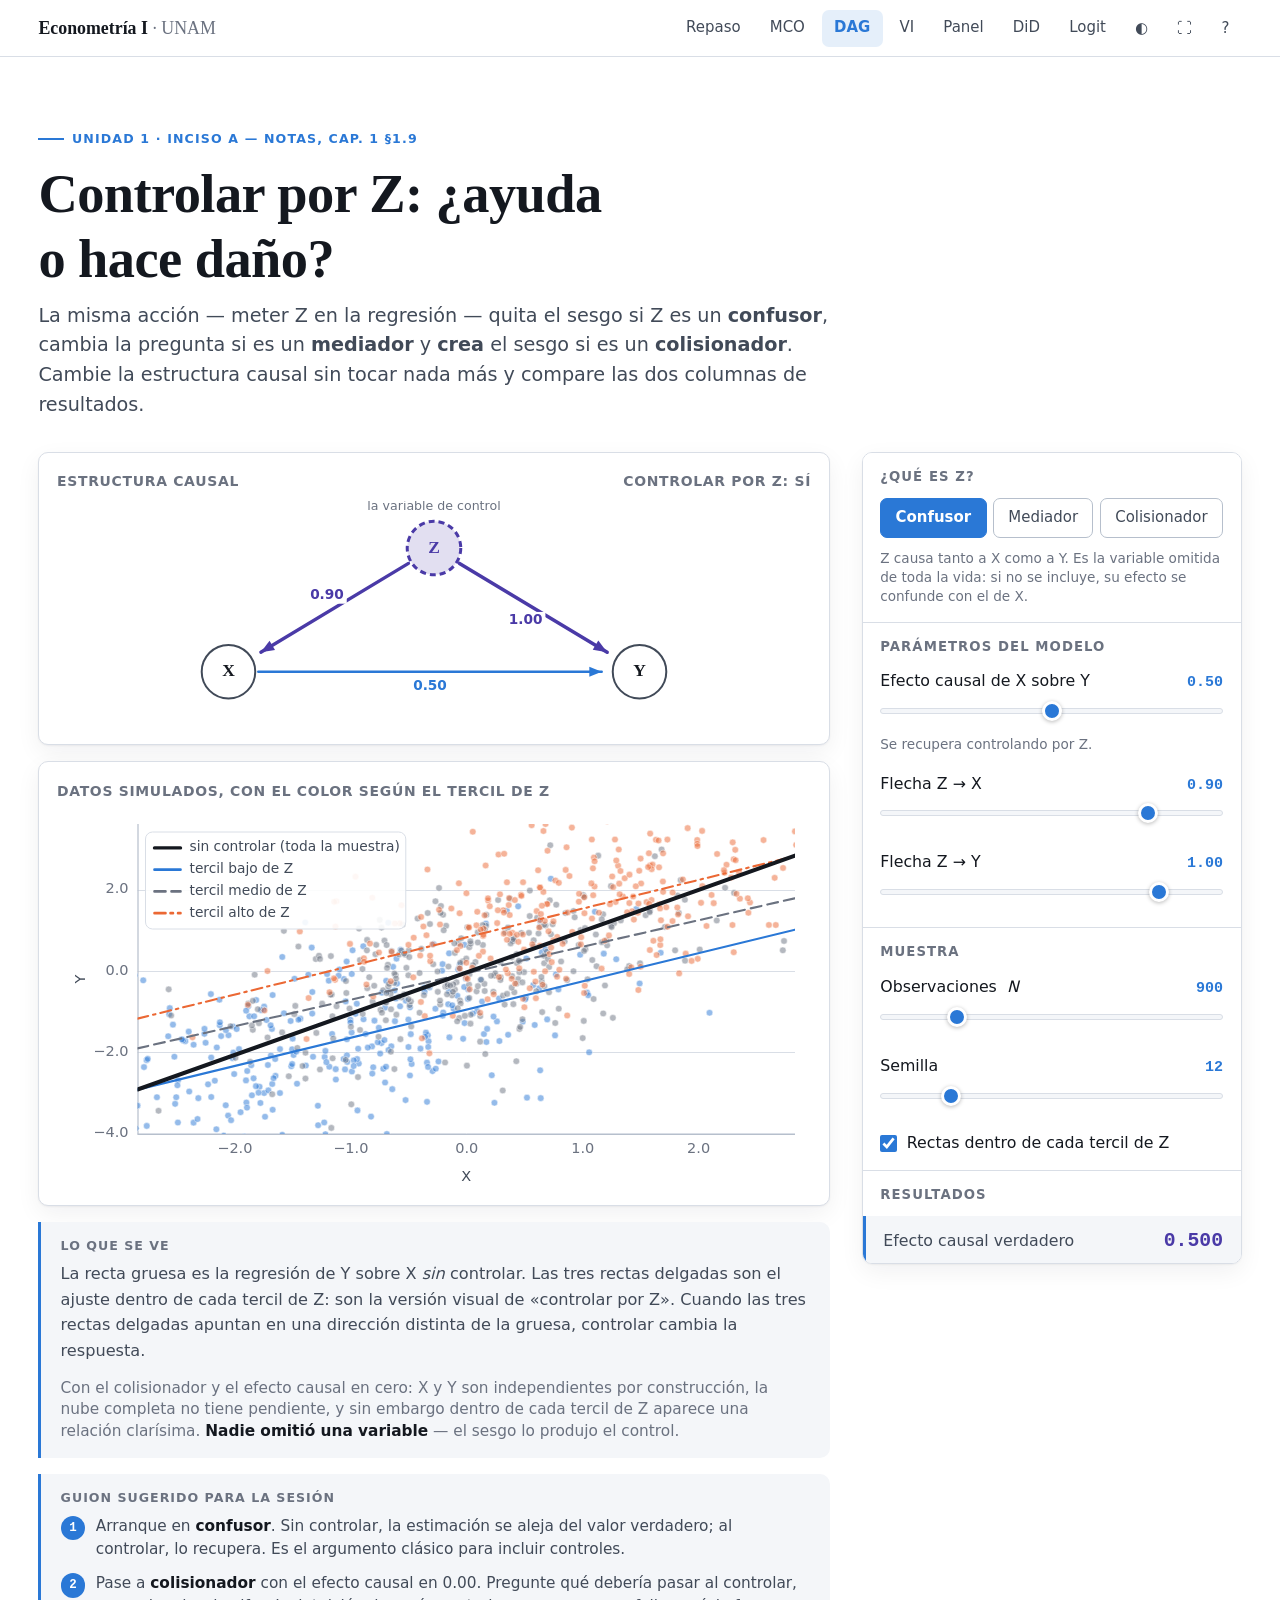
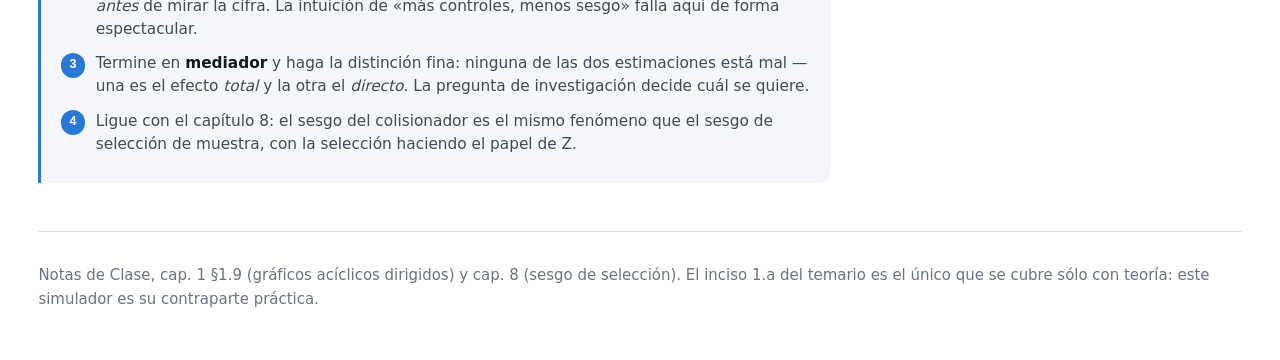
<file: docs/sim/colisionador.html>
<!doctype html>
<html lang="es">
<head>
<meta charset="utf-8">
<meta name="viewport" content="width=device-width, initial-scale=1">
<title>Confusor, mediador y colisionador · Econometría I · UNAM</title>
<meta name="description" content="Simulador para clase: por qué controlar por una variable a veces quita el sesgo, a veces cambia la pregunta y a veces crea el sesgo desde cero.">
<link rel="stylesheet" href="../assets/estilo.css">
</head>
<body>

<div class="envoltura">

  <header class="encabezado">
    <div class="marbete">Unidad 1 · inciso a — Notas, cap. 1 §1.9</div>
    <h1>Controlar por Z: ¿ayuda o hace daño?</h1>
    <p class="entrada">
      La misma acción — meter Z en la regresión — quita el sesgo si Z es un <strong>confusor</strong>,
      cambia la pregunta si es un <strong>mediador</strong> y <strong>crea</strong> el sesgo si es un
      <strong>colisionador</strong>. Cambie la estructura causal sin tocar nada más y compare las
      dos columnas de resultados.
    </p>
  </header>

  <div class="lab">
    <div>

      <div class="lienzo-caja">
        <div class="lienzo-titulo"><span>Estructura causal</span><span id="veredicto"></span></div>
        <canvas id="cvDag"></canvas>
      </div>

      <div class="lienzo-caja">
        <div class="lienzo-titulo">
          <span>Datos simulados, con el color según el tercil de Z</span>
        </div>
        <canvas id="cvXy"></canvas>
      </div>

      <div class="glosa">
        <h4>Lo que se ve</h4>
        <p>
          La recta gruesa es la regresión de Y sobre X <em>sin</em> controlar. Las tres rectas
          delgadas son el ajuste dentro de cada tercil de Z: son la versión visual de
          «controlar por Z». Cuando las tres rectas delgadas apuntan en una dirección distinta
          de la gruesa, controlar cambia la respuesta.
        </p>
        <p class="control-nota" style="font-size:.95em">
          Con el colisionador y el efecto causal en cero: X y Y son independientes por
          construcción, la nube completa no tiene pendiente, y sin embargo dentro de cada tercil
          de Z aparece una relación clarísima. <strong>Nadie omitió una variable</strong> — el
          sesgo lo produjo el control.
        </p>
      </div>

      <div class="glosa guion-caja">
        <h4>Guion sugerido para la sesión</h4>
        <ol class="guion">
          <li>Arranque en <strong>confusor</strong>. Sin controlar, la estimación se aleja del
            valor verdadero; al controlar, lo recupera. Es el argumento clásico para incluir
            controles.</li>
          <li>Pase a <strong>colisionador</strong> con el efecto causal en 0.00. Pregunte qué
            debería pasar al controlar, <em>antes</em> de mirar la cifra. La intuición de «más
            controles, menos sesgo» falla aquí de forma espectacular.</li>
          <li>Termine en <strong>mediador</strong> y haga la distinción fina: ninguna de las dos
            estimaciones está mal — una es el efecto <em>total</em> y la otra el
            <em>directo</em>. La pregunta de investigación decide cuál se quiere.</li>
          <li>Ligue con el capítulo 8: el sesgo del colisionador es el mismo fenómeno que el
            sesgo de selección de muestra, con la selección haciendo el papel de Z.</li>
        </ol>
      </div>

    </div>

    <aside class="panel">

      <section class="panel-seccion">
        <h3>¿Qué es Z?</h3>
        <div class="opciones" role="radiogroup">
          <label><input type="radio" name="tipo" value="confusor" checked>Confusor</label>
          <label><input type="radio" name="tipo" value="mediador">Mediador</label>
          <label><input type="radio" name="tipo" value="colisionador">Colisionador</label>
        </div>
        <p class="control-nota" id="descripcion" style="margin-top:.7rem"></p>
      </section>

      <section class="panel-seccion">
        <h3>Parámetros del modelo</h3>

        <div class="control">
          <div class="control-etiqueta"><span class="nom">Efecto causal de X sobre Y</span><span class="val"></span></div>
          <input type="range" id="beta" min="-1" max="2" step="0.05" value="0.5" data-dec="2">
          <div class="control-nota" id="nota-beta"></div>
        </div>

        <div class="control">
          <div class="control-etiqueta"><span class="nom" id="lbl-a">Flecha X · Z</span><span class="val"></span></div>
          <input type="range" id="a" min="-1.5" max="1.5" step="0.05" value="0.9" data-dec="2">
        </div>

        <div class="control">
          <div class="control-etiqueta"><span class="nom" id="lbl-c">Flecha Y · Z</span><span class="val"></span></div>
          <input type="range" id="c" min="-1.5" max="1.5" step="0.05" value="1.0" data-dec="2">
        </div>
      </section>

      <section class="panel-seccion">
        <h3>Muestra</h3>
        <div class="control">
          <div class="control-etiqueta"><span class="nom">Observaciones &nbsp;<em>N</em></span><span class="val"></span></div>
          <input type="range" id="N" min="100" max="4000" step="50" value="900" data-dec="0">
        </div>
        <div class="control">
          <div class="control-etiqueta"><span class="nom">Semilla</span><span class="val"></span></div>
          <input type="range" id="semilla" min="1" max="60" step="1" value="12" data-dec="0">
        </div>
        <label class="casilla"><input type="checkbox" id="verEstratos" checked><span>Rectas dentro de cada tercil de Z</span></label>
      </section>

      <section class="panel-seccion">
        <h3>Resultados</h3>
        <div class="lecturas">
          <div class="lectura destaca">
            <span class="k">Efecto causal verdadero</span>
            <span class="v" id="r-verdadero">—</span>
          </div>
          <div class="lectura destaca">
            <span class="k"><strong>Sin</strong> controlar por Z</span>
            <span class="v naranja" id="r-sin">—</span>
          </div>
          <div class="lectura destaca">
            <span class="k"><strong>Controlando</strong> por Z</span>
            <span class="v azul" id="r-con">—</span>
          </div>
          <div class="lectura"><span class="k">Sesgo sin controlar</span><span class="v" id="r-sesgoSin">—</span></div>
          <div class="lectura"><span class="k">Sesgo controlando</span><span class="v" id="r-sesgoCon">—</span></div>
          <div class="lectura"><span class="k">Correlación X, Y en la muestra</span><span class="v gris" id="r-corr">—</span></div>
        </div>
      </section>

    </aside>
  </div>

  <footer class="pie-sitio">
    <p>
      Notas de Clase, cap. 1 §1.9 (gráficos acíclicos dirigidos) y cap. 8 (sesgo de selección).
      El inciso 1.a del temario es el único que se cubre sólo con teoría: este simulador es su
      contraparte práctica.
    </p>
  </footer>

</div>

<script src="../assets/lab.js"></script>
<script>
(function () {
  'use strict';

  const gDag = new Lab.Grafica(document.getElementById('cvDag'), { razon: 0.30, minAlto: 190, maxAlto: 280 });
  const gXy  = new Lab.Grafica(document.getElementById('cvXy'),  { razon: 0.50, minAlto: 260, maxAlto: 460 });

  const TEXTOS = {
    confusor: {
      desc: 'Z causa tanto a X como a Y. Es la variable omitida de toda la vida: si no se incluye, su efecto se confunde con el de X.',
      a: 'Flecha Z → X',
      c: 'Flecha Z → Y',
      veredicto: 'Controlar por Z: <strong>sí</strong>',
      notaBeta: 'Se recupera controlando por Z.'
    },
    mediador: {
      desc: 'X causa a Z y Z causa a Y. Parte del efecto de X viaja por Z: controlar por Z lo bloquea.',
      a: 'Flecha X → Z',
      c: 'Flecha Z → Y',
      veredicto: 'Controlar por Z: <strong>depende de la pregunta</strong>',
      notaBeta: 'Aquí es el efecto directo; el total incluye además la ruta por Z.'
    },
    colisionador: {
      desc: 'X y Y causan ambas a Z. La ruta por Z está cerrada… hasta que se condiciona en Z, que es lo que la abre.',
      a: 'Flecha X → Z',
      c: 'Flecha Y → Z',
      veredicto: 'Controlar por Z: <strong>no</strong>',
      notaBeta: 'Se recupera SIN controlar. Pruebe con 0.00.'
    }
  };

  /* ---- Simulación --------------------------------------------------------- */

  function simular() {
    const tipo = Lab.grupo('tipo');
    const N = Lab.val('N'), b = Lab.val('beta'), a = Lab.val('a'), c = Lab.val('c');
    const g = Lab.rng(Lab.val('semilla') * 7919 + 3);

    const X = [], Y = [], Z = [];
    for (let i = 0; i < N; i++) {
      let x, y, z;
      if (tipo === 'confusor') {
        z = g.n();
        x = a * z + g.n();
        y = b * x + c * z + g.n();
      } else if (tipo === 'mediador') {
        x = g.n();
        z = a * x + g.n();
        y = b * x + c * z + g.n();
      } else {                      // colisionador
        x = g.n();
        y = b * x + g.n();
        z = a * x + c * y + g.n();
      }
      X.push(x); Y.push(y); Z.push(z);
    }

    // Efecto verdadero: para el mediador se distingue directo de total
    const verdadero = (tipo === 'mediador') ? { directo: b, total: b + a * c } : { directo: b, total: b };

    const sin = Lab.mco(X.map((x) => [1, x]), Y);
    const con = Lab.mco(X.map((x, i) => [1, x, Z[i]]), Y);

    return { tipo, X, Y, Z, verdadero, sin: sin.b[1], con: con.b[1], N };
  }

  /* ---- El DAG ------------------------------------------------------------- */

  function dibujarDag(s) {
    gDag.marco({ xlim: [0, 1], ylim: [0, 1], desnudo: true, margen: 10 });
    const c = gDag.ctx;
    const { x0, y0, x1, y1 } = gDag.caja;
    const W = x1 - x0, H = y1 - y0;
    const P = (fx, fy) => [x0 + fx * W, y0 + fy * H];
    const R = Math.max(20, Math.min(34, Math.min(W, H) * 0.13));
    const fs = Math.max(13, Math.min(21, W / 42));

    // Posiciones según la estructura
    let pos, flechas;
    if (s.tipo === 'confusor') {
      pos = { Z: P(0.5, 0.18), X: P(0.22, 0.78), Y: P(0.78, 0.78) };
      flechas = [['Z', 'X', 'a'], ['Z', 'Y', 'c'], ['X', 'Y', 'b']];
    } else if (s.tipo === 'mediador') {
      pos = { X: P(0.14, 0.72), Z: P(0.5, 0.2), Y: P(0.86, 0.72) };
      flechas = [['X', 'Z', 'a'], ['Z', 'Y', 'c'], ['X', 'Y', 'b']];
    } else {
      pos = { X: P(0.22, 0.22), Y: P(0.78, 0.22), Z: P(0.5, 0.8) };
      flechas = [['X', 'Z', 'a'], ['Y', 'Z', 'c'], ['X', 'Y', 'b']];
    }

    const colorFlecha = { a: Lab.color('violeta'), c: Lab.color('violeta'), b: Lab.color('azul') };
    const valor = { a: Lab.val('a'), c: Lab.val('c'), b: Lab.val('beta') };

    // Flechas primero, para que los nodos queden encima
    flechas.forEach(([de, aN, clave]) => {
      const [ax, ay] = pos[de], [bx, by] = pos[aN];
      const ang = Math.atan2(by - ay, bx - ax);
      const sx = ax + Math.cos(ang) * (R + 3), sy = ay + Math.sin(ang) * (R + 3);
      const ex = bx - Math.cos(ang) * (R + 11), ey = by - Math.sin(ang) * (R + 11);
      const grosor = 1.2 + Math.min(Math.abs(valor[clave]), 1.5) * 2.4;

      c.save();
      c.strokeStyle = colorFlecha[clave];
      c.fillStyle = colorFlecha[clave];
      c.lineWidth = grosor;
      c.globalAlpha = Math.abs(valor[clave]) < 0.03 ? 0.22 : 1;
      c.lineCap = 'round';
      c.beginPath(); c.moveTo(sx, sy); c.lineTo(ex, ey); c.stroke();
      const L = 11 + grosor;
      c.beginPath();
      c.moveTo(ex, ey);
      c.lineTo(ex - L * Math.cos(ang - .38), ey - L * Math.sin(ang - .38));
      c.lineTo(ex - L * Math.cos(ang + .38), ey - L * Math.sin(ang + .38));
      c.closePath(); c.fill();

      // Valor del coeficiente junto a la flecha
      const mx = (sx + ex) / 2, my = (sy + ey) / 2;
      const nx = -Math.sin(ang), ny = Math.cos(ang);
      c.globalAlpha = 1;
      c.font = `600 ${fs * .78}px ${getComputedStyle(document.body).fontFamily}`;
      c.textAlign = 'center'; c.textBaseline = 'middle';
      const tx = mx + nx * 15, ty = my + ny * 15;
      const txt = Lab.fmt(valor[clave], 2);
      const wtx = c.measureText(txt).width;
      c.fillStyle = Lab.color('fondo-caja');
      c.fillRect(tx - wtx / 2 - 3, ty - fs * .5, wtx + 6, fs);
      c.fillStyle = colorFlecha[clave];
      c.fillText(txt, tx, ty);
      c.restore();
    });

    // Nodos
    const controlado = { X: false, Y: false, Z: true };
    Object.entries(pos).forEach(([nombre, [px, py]]) => {
      c.save();
      const esZ = nombre === 'Z';
      c.beginPath(); c.arc(px, py, R, 0, Math.PI * 2);
      c.fillStyle = esZ ? Lab.alfa(Lab.color('violeta'), .16) : Lab.color('fondo-caja');
      c.fill();
      c.lineWidth = esZ ? 3 : 2;
      c.setLineDash(esZ ? [6, 4] : []);
      c.strokeStyle = esZ ? Lab.color('violeta') : Lab.color('tinta-media');
      c.stroke();
      c.setLineDash([]);
      c.fillStyle = esZ ? Lab.color('violeta') : Lab.color('tinta');
      c.font = `600 ${fs}px ${getComputedStyle(document.documentElement).getPropertyValue('--serif') || getComputedStyle(document.body).fontFamily}`;
      c.textAlign = 'center'; c.textBaseline = 'middle';
      c.fillText(nombre, px, py);
      c.restore();
    });

    // Nota sobre el nodo Z. Se coloca del lado contrario a aquel por donde
    // salen o entran sus flechas, para no caer encima de ellas: con Z arriba
    // (confusor, mediador) va por encima; con Z abajo (colisionador), debajo.
    c.save();
    c.font = `${fs * .72}px ${getComputedStyle(document.body).fontFamily}`;
    c.fillStyle = Lab.color('tinta-suave');
    c.textAlign = 'center';
    const [zx, zy] = pos.Z;
    const zArriba = zy < (y0 + y1) / 2;
    c.textBaseline = zArriba ? 'bottom' : 'top';
    c.fillText('la variable de control', zx, zArriba ? zy - R - 8 : zy + R + 8);
    c.restore();
  }

  /* ---- Nube de puntos ----------------------------------------------------- */

  function dibujarXy(s) {
    const { X, Y, Z } = s;
    const px = 0.02;
    const ordX = X.slice().sort((p, q) => p - q);
    const ordY = Y.slice().sort((p, q) => p - q);
    const XLIM = [Lab.cuantil(ordX, px), Lab.cuantil(ordX, 1 - px)];
    const YLIM = [Lab.cuantil(ordY, px), Lab.cuantil(ordY, 1 - px)];

    gXy.marco({ xlim: XLIM, ylim: YLIM, xlabel: 'X', ylabel: 'Y', xdec: 1, ydec: 1 });

    // Terciles de Z
    const ordZ = Z.slice().sort((p, q) => p - q);
    const q1 = Lab.cuantil(ordZ, 1 / 3), q2 = Lab.cuantil(ordZ, 2 / 3);
    const tercil = (z) => (z < q1 ? 0 : z < q2 ? 1 : 2);
    const colores = [Lab.color('azul'), Lab.color('gris'), Lab.color('naranja')];
    const trazos = [Lab.TRAZO.solido, Lab.TRAZO.guion, Lab.TRAZO.puntoRaya];

    gXy.recortado(() => {
      // Puntos por tercil
      const grupos = [[], [], []];
      X.forEach((x, i) => grupos[tercil(Z[i])].push([x, Y[i]]));
      const r = X.length > 2000 ? 1.9 : X.length > 900 ? 2.5 : 3.3;
      grupos.forEach((pts, k) => {
        gXy.puntos(pts, { color: colores[k], r, alfa: .5, grosorBorde: 0 });
      });

      // Recta dentro de cada tercil
      if (Lab.val('verEstratos')) {
        grupos.forEach((pts, k) => {
          if (pts.length < 5) return;
          const f = Lab.mco(pts.map((p) => [1, p[0]]), pts.map((p) => p[1]));
          if (!f) return;
          gXy.linea(
            [[XLIM[0], f.b[0] + f.b[1] * XLIM[0]], [XLIM[1], f.b[0] + f.b[1] * XLIM[1]]],
            { color: colores[k], grosor: 2.1, trazo: trazos[k] }
          );
        });
      }

      // Recta marginal, encima
      const f = Lab.mco(X.map((x) => [1, x]), Y);
      gXy.linea(
        [[XLIM[0], f.b[0] + f.b[1] * XLIM[0]], [XLIM[1], f.b[0] + f.b[1] * XLIM[1]]],
        { color: Lab.color('tinta'), grosor: 4 }
      );
    });

    gXy.leyenda([
      { texto: 'sin controlar (toda la muestra)', color: Lab.color('tinta'), grosor: 3.4 },
      { texto: 'tercil bajo de Z', color: colores[0], trazo: trazos[0] },
      { texto: 'tercil medio de Z', color: colores[1], trazo: trazos[1] },
      { texto: 'tercil alto de Z', color: colores[2], trazo: trazos[2] }
    ], { esquina: 'si' });
  }

  /* ---- Dibujo completo ---------------------------------------------------- */

  function dibujar() {
    const tipo = Lab.grupo('tipo');
    const t = TEXTOS[tipo];
    document.getElementById('descripcion').textContent = t.desc;
    document.getElementById('lbl-a').textContent = t.a;
    document.getElementById('lbl-c').textContent = t.c;
    document.getElementById('nota-beta').textContent = t.notaBeta;
    document.getElementById('veredicto').innerHTML = t.veredicto;

    const s = simular();
    dibujarDag(s);
    dibujarXy(s);

    const esMediador = tipo === 'mediador';
    const refSin = esMediador ? s.verdadero.total : s.verdadero.directo;
    const refCon = s.verdadero.directo;

    Lab.mostrar('r-verdadero',
      esMediador
        ? Lab.fmt(s.verdadero.total, 3) + ' total / ' + Lab.fmt(s.verdadero.directo, 3) + ' directo'
        : Lab.fmt(s.verdadero.directo, 3),
      'violeta');
    Lab.mostrar('r-sin', Lab.fmt(s.sin, 3), 'naranja');
    Lab.mostrar('r-con', Lab.fmt(s.con, 3), 'azul');

    const dSin = s.sin - refSin, dCon = s.con - refCon;
    const etiqueta = (d, refTxt) => {
      const grande = Math.abs(d) > 0.08;
      return `<span class="senal ${grande ? 'mal' : 'bien'}">${Lab.fmtSigno(d, 3)}</span> ${refTxt}`;
    };
    document.getElementById('r-sesgoSin').innerHTML =
      etiqueta(dSin, esMediador ? 'vs. total' : '');
    document.getElementById('r-sesgoCon').innerHTML =
      etiqueta(dCon, esMediador ? 'vs. directo' : '');

    Lab.mostrar('r-corr', Lab.fmt(Lab.correlacion(s.X, s.Y), 3), 'gris');
  }

  Lab.iniciar(dibujar).then(() => Lab.enlazar(dibujar));
})();
</script>
</body>
</html>
</file>
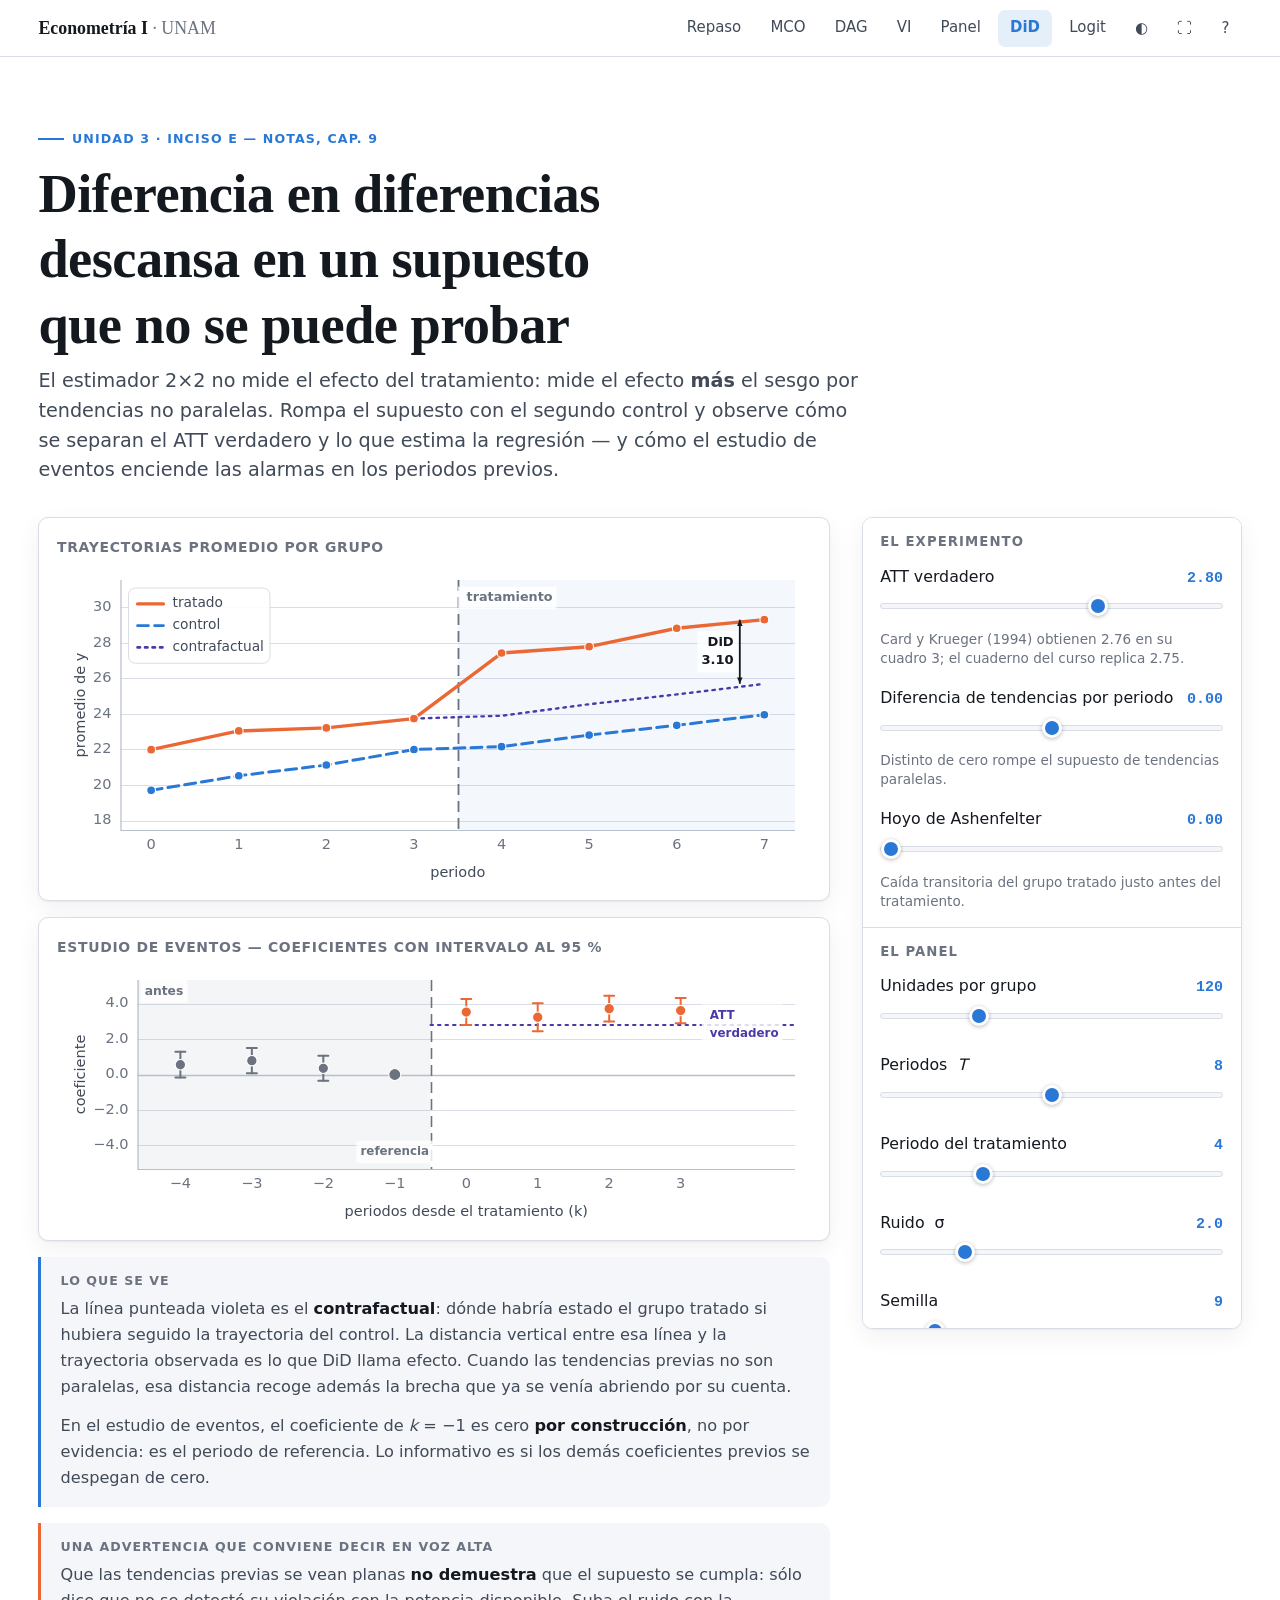
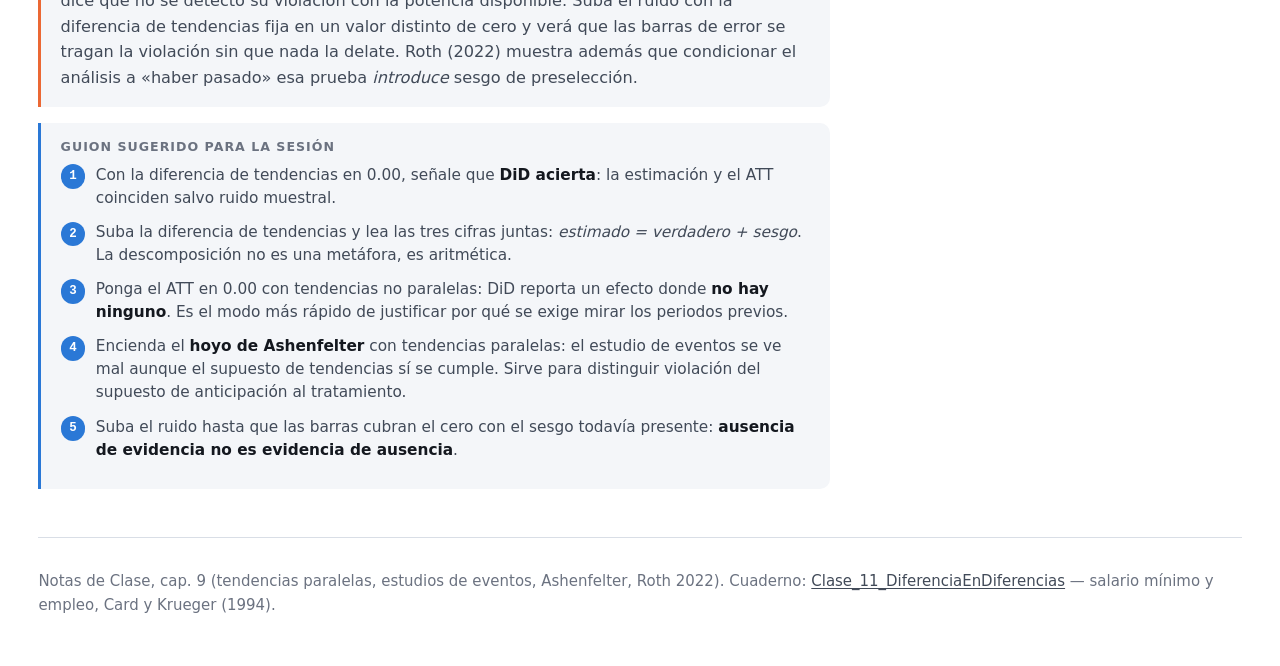
<file: docs/sim/did.html>
<!doctype html>
<html lang="es">
<head>
<meta charset="utf-8">
<meta name="viewport" content="width=device-width, initial-scale=1">
<title>Tendencias paralelas y DiD · Econometría I · UNAM</title>
<meta name="description" content="Simulador para clase: la descomposición del estimador de diferencia en diferencias en el ATT más el sesgo por tendencias no paralelas, y qué detecta un estudio de eventos.">
<link rel="stylesheet" href="../assets/estilo.css">
</head>
<body>

<div class="envoltura">

  <header class="encabezado">
    <div class="marbete">Unidad 3 · inciso e — Notas, cap. 9</div>
    <h1>Diferencia en diferencias descansa en un supuesto que no se puede probar</h1>
    <p class="entrada">
      El estimador 2×2 no mide el efecto del tratamiento: mide el efecto <strong>más</strong> el
      sesgo por tendencias no paralelas. Rompa el supuesto con el segundo control y observe cómo
      se separan el ATT verdadero y lo que estima la regresión — y cómo el estudio de eventos
      enciende las alarmas en los periodos previos.
    </p>
  </header>

  <div class="lab">
    <div>

      <div class="lienzo-caja">
        <div class="lienzo-titulo">
          <span>Trayectorias promedio por grupo</span>
          <span id="alerta"></span>
        </div>
        <canvas id="cvSerie"></canvas>
      </div>

      <div class="lienzo-caja">
        <div class="lienzo-titulo"><span>Estudio de eventos — coeficientes con intervalo al 95 %</span></div>
        <canvas id="cvEvento"></canvas>
      </div>

      <div class="glosa">
        <h4>Lo que se ve</h4>
        <p>
          La línea punteada violeta es el <strong>contrafactual</strong>: dónde habría estado el
          grupo tratado si hubiera seguido la trayectoria del control. La distancia vertical
          entre esa línea y la trayectoria observada es lo que DiD llama efecto. Cuando las
          tendencias previas no son paralelas, esa distancia recoge además la brecha que ya se
          venía abriendo por su cuenta.
        </p>
        <p>
          En el estudio de eventos, el coeficiente de <em>k</em> = −1 es cero <strong>por
          construcción</strong>, no por evidencia: es el periodo de referencia. Lo informativo
          es si los demás coeficientes previos se despegan de cero.
        </p>
      </div>

      <div class="glosa aviso">
        <h4>Una advertencia que conviene decir en voz alta</h4>
        <p>
          Que las tendencias previas se vean planas <strong>no demuestra</strong> que el supuesto
          se cumpla: sólo dice que no se detectó su violación con la potencia disponible. Suba el
          ruido con la diferencia de tendencias fija en un valor distinto de cero y verá que las
          barras de error se tragan la violación sin que nada la delate. Roth (2022) muestra
          además que condicionar el análisis a «haber pasado» esa prueba <em>introduce</em> sesgo
          de preselección.
        </p>
      </div>

      <div class="glosa guion-caja">
        <h4>Guion sugerido para la sesión</h4>
        <ol class="guion">
          <li>Con la diferencia de tendencias en 0.00, señale que <strong>DiD acierta</strong>:
            la estimación y el ATT coinciden salvo ruido muestral.</li>
          <li>Suba la diferencia de tendencias y lea las tres cifras juntas:
            <em>estimado = verdadero + sesgo</em>. La descomposición no es una metáfora, es
            aritmética.</li>
          <li>Ponga el ATT en 0.00 con tendencias no paralelas: DiD reporta un efecto donde
            <strong>no hay ninguno</strong>. Es el modo más rápido de justificar por qué se
            exige mirar los periodos previos.</li>
          <li>Encienda el <strong>hoyo de Ashenfelter</strong> con tendencias paralelas: el
            estudio de eventos se ve mal aunque el supuesto de tendencias sí se cumple. Sirve
            para distinguir violación del supuesto de anticipación al tratamiento.</li>
          <li>Suba el ruido hasta que las barras cubran el cero con el sesgo todavía presente:
            <strong>ausencia de evidencia no es evidencia de ausencia</strong>.</li>
        </ol>
      </div>

    </div>

    <aside class="panel">

      <section class="panel-seccion">
        <h3>El experimento</h3>
        <div class="control">
          <div class="control-etiqueta"><span class="nom">ATT verdadero</span><span class="val"></span></div>
          <input type="range" id="att" min="-3" max="6" step="0.1" value="2.8" data-dec="2">
          <div class="control-nota">Card y Krueger (1994) obtienen 2.76 en su cuadro 3; el cuaderno del curso replica 2.75.</div>
        </div>
        <div class="control">
          <div class="control-etiqueta"><span class="nom">Diferencia de tendencias por periodo</span><span class="val"></span></div>
          <input type="range" id="dtend" min="-1.2" max="1.2" step="0.05" value="0" data-dec="2">
          <div class="control-nota">Distinto de cero rompe el supuesto de tendencias paralelas.</div>
        </div>
        <div class="control">
          <div class="control-etiqueta"><span class="nom">Hoyo de Ashenfelter</span><span class="val"></span></div>
          <input type="range" id="dip" min="0" max="4" step="0.1" value="0" data-dec="2">
          <div class="control-nota">Caída transitoria del grupo tratado justo antes del tratamiento.</div>
        </div>
      </section>

      <section class="panel-seccion">
        <h3>El panel</h3>
        <div class="control">
          <div class="control-etiqueta"><span class="nom">Unidades por grupo</span><span class="val"></span></div>
          <input type="range" id="Ng" min="15" max="400" step="5" value="120" data-dec="0">
        </div>
        <div class="control">
          <div class="control-etiqueta"><span class="nom">Periodos &nbsp;<em>T</em></span><span class="val"></span></div>
          <input type="range" id="T" min="4" max="12" step="1" value="8" data-dec="0">
        </div>
        <div class="control">
          <div class="control-etiqueta"><span class="nom">Periodo del tratamiento</span><span class="val"></span></div>
          <input type="range" id="t0" min="2" max="9" step="1" value="4" data-dec="0">
        </div>
        <div class="control">
          <div class="control-etiqueta"><span class="nom">Ruido &nbsp;σ</span><span class="val"></span></div>
          <input type="range" id="sigma" min="0.2" max="8" step="0.1" value="2" data-dec="1">
        </div>
        <div class="control">
          <div class="control-etiqueta"><span class="nom">Semilla</span><span class="val"></span></div>
          <input type="range" id="semilla" min="1" max="60" step="1" value="9" data-dec="0">
        </div>
      </section>

      <section class="panel-seccion">
        <h3>La descomposición</h3>
        <div class="lecturas">
          <div class="lectura destaca"><span class="k">DiD estimado</span><span class="v naranja" id="r-did">—</span></div>
          <div class="lectura destaca"><span class="k">ATT verdadero</span><span class="v violeta" id="r-att">—</span></div>
          <div class="lectura destaca"><span class="k">Sesgo por tendencias</span><span class="v" id="r-sesgo">—</span></div>
          <div class="lectura"><span class="k">Error estándar del DiD</span><span class="v gris" id="r-ee">—</span></div>
          <div class="lectura"><span class="k">Sesgo teórico esperado</span><span class="v gris" id="r-sesgoT">—</span></div>
        </div>
      </section>

      <section class="panel-seccion">
        <h3>Prueba de tendencias previas</h3>
        <div class="lecturas">
          <div class="lectura">
            <span class="k">¿Algún coeficiente previo es significativo?</span>
            <span class="v" id="r-pretend">—</span>
          </div>
          <div class="lectura"><span class="k">Mayor |t| entre los previos</span><span class="v gris" id="r-maxt">—</span></div>
        </div>
      </section>

    </aside>
  </div>

  <footer class="pie-sitio">
    <p>
      Notas de Clase, cap. 9 (tendencias paralelas, estudios de eventos, Ashenfelter, Roth 2022).
      Cuaderno: <a href="https://github.com/benjov/Econometria-I-2026/tree/main/Clase_11_DiferenciaEnDiferencias">Clase_11_DiferenciaEnDiferencias</a>
      — salario mínimo y empleo, Card y Krueger (1994).
    </p>
  </footer>

</div>

<script src="../assets/lab.js"></script>
<script>
(function () {
  'use strict';

  const gS = new Lab.Grafica(document.getElementById('cvSerie'),  { razon: 0.42, minAlto: 250, maxAlto: 400 });
  const gE = new Lab.Grafica(document.getElementById('cvEvento'), { razon: 0.34, minAlto: 200, maxAlto: 320 });

  /* ---- Simulación --------------------------------------------------------- */

  function generar() {
    const Ng = Lab.val('Ng'), T = Lab.val('T');
    const t0 = Math.min(Lab.val('t0'), T - 1);
    const att = Lab.val('att'), dtend = Lab.val('dtend'), dip = Lab.val('dip');
    const s = Lab.val('sigma');
    const g = Lab.rng(Lab.val('semilla') * 3571 + 13);

    const obs = [];   // {u, tratado, t, y}
    for (let grupo = 0; grupo < 2; grupo++) {
      const tratado = grupo === 1;
      for (let j = 0; j < Ng; j++) {
        const u = grupo * Ng + j;
        const mu = 20 + 3 * g.n();                   // heterogeneidad individual
        for (let t = 0; t < T; t++) {
          let y = mu
            + 0.6 * t                                 // tendencia común
            + (tratado ? 2.0 : 0)                     // diferencia de nivel entre grupos
            + (tratado ? dtend * t : 0)               // violación de tendencias paralelas
            + (tratado && t >= t0 ? att : 0)          // el tratamiento
            - (tratado && t === t0 - 1 ? dip : 0)     // hoyo de Ashenfelter
            + s * g.n();
          obs.push({ u, tratado, t, y });
        }
      }
    }
    return { obs, T, t0, att, dtend, dip, Ng };
  }

  /* ---- Estimación --------------------------------------------------------- */

  /** DiD por regresión saturada: tratado + post + tratado×post. */
  function estimarDid(d) {
    const X = [], y = [], gid = [];
    d.obs.forEach((o) => {
      const post = o.t >= d.t0 ? 1 : 0;
      const tr = o.tratado ? 1 : 0;
      X.push([1, tr, post, tr * post]);
      y.push(o.y);
      gid.push(o.u);
    });
    const r = Lab.mco(X, y, { grupo: gid });
    return { coef: r.b[3], ee: r.ee[3] };
  }

  /** Estudio de eventos: interacciones por tiempo relativo, con k = −1 omitido. */
  function estimarEvento(d) {
    const ks = [];
    for (let t = 0; t < d.T; t++) {
      const k = t - d.t0;
      if (k !== -1) ks.push(k);
    }

    const X = [], y = [], gid = [];
    d.obs.forEach((o) => {
      const fila = [1, o.tratado ? 1 : 0];
      // Efectos fijos de tiempo (t = 0 como referencia)
      for (let t = 1; t < d.T; t++) fila.push(o.t === t ? 1 : 0);
      // Interacciones de tiempo relativo
      const k = o.t - d.t0;
      ks.forEach((kk) => fila.push(o.tratado && k === kk ? 1 : 0));
      X.push(fila);
      y.push(o.y);
      gid.push(o.u);
    });

    const r = Lab.mco(X, y, { grupo: gid });
    if (!r) return null;
    const base = 2 + (d.T - 1);
    return ks.map((k, i) => ({
      k,
      coef: r.b[base + i],
      ee: r.ee[base + i],
      t: r.ee[base + i] > 0 ? r.b[base + i] / r.ee[base + i] : 0
    })).concat([{ k: -1, coef: 0, ee: 0, t: 0, referencia: true }])
      .sort((a, b) => a.k - b.k);
  }

  /* ---- Dibujo ------------------------------------------------------------- */

  function dibujar() {
    const d = generar();
    const did = estimarDid(d);
    const ev = estimarEvento(d);

    /* --- Medias por grupo y periodo --- */

    const mTrat = [], mCtrl = [];
    for (let t = 0; t < d.T; t++) {
      const a = d.obs.filter((o) => o.t === t && o.tratado).map((o) => o.y);
      const b = d.obs.filter((o) => o.t === t && !o.tratado).map((o) => o.y);
      mTrat.push(Lab.media(a));
      mCtrl.push(Lab.media(b));
    }

    // Contrafactual: la trayectoria del tratado si hubiera seguido al control
    const anclaT = mTrat[d.t0 - 1], anclaC = mCtrl[d.t0 - 1];
    const contraf = [];
    for (let t = d.t0 - 1; t < d.T; t++) contraf.push([t, anclaT + (mCtrl[t] - anclaC)]);

    const todos = mTrat.concat(mCtrl, contraf.map((p) => p[1]));
    const lo = Math.min(...todos), hi = Math.max(...todos);
    const pad = (hi - lo) * .18 + .5;

    gS.marco({
      xlim: [-0.35, d.T - 0.65], ylim: [lo - pad, hi + pad],
      xlabel: 'periodo', ylabel: 'promedio de y',
      xticks: Array.from({ length: d.T }, (_, i) => i), xdec: 0, ydec: 0
    });

    gS.recortado(() => {
      // Sombreado del periodo de tratamiento
      gS.rect(d.t0 - 0.5, lo - pad, d.T - 0.65, hi + pad, {
        relleno: Lab.alfa(Lab.color('azul'), .05)
      });
      gS.vlinea(d.t0 - 0.5, { color: Lab.color('tinta-suave'), grosor: 1.8, trazo: Lab.TRAZO.guion });
      gS.rotulo(d.t0 - 0.45, hi + pad * .55, ' tratamiento', {
        color: Lab.color('tinta-suave'), align: 'left', tam: .88
      });

      // Contrafactual
      gS.linea(contraf, { color: Lab.color('violeta'), grosor: 2.4, trazo: Lab.TRAZO.punteado });

      // Series observadas
      const serieC = mCtrl.map((v, t) => [t, v]);
      const serieT = mTrat.map((v, t) => [t, v]);
      gS.linea(serieC, { color: Lab.color('azul'), grosor: 3, trazo: Lab.TRAZO.guion });
      gS.linea(serieT, { color: Lab.color('naranja'), grosor: 3.4 });
      gS.puntos(serieC, { color: Lab.color('azul'), r: 4.4 });
      gS.puntos(serieT, { color: Lab.color('naranja'), r: 4.4 });

      // El ATT como distancia vertical en el último periodo
      const tf = d.T - 1;
      const cf = contraf[contraf.length - 1][1];
      if (Math.abs(mTrat[tf] - cf) > (hi - lo) * .012) {
        gS.flecha(tf - .28, cf, tf - .28, mTrat[tf], {
          color: Lab.color('tinta'), grosor: 1.8, doble: true, punta: 7
        });
        gS.rotulo(tf - .35, (cf + mTrat[tf]) / 2, 'DiD\n' + Lab.fmt(did.coef, 2), {
          color: Lab.color('tinta'), align: 'right', tam: .9
        });
      }
    });

    gS.leyenda([
      { texto: 'tratado', color: Lab.color('naranja'), grosor: 3.2 },
      { texto: 'control', color: Lab.color('azul'), trazo: Lab.TRAZO.guion },
      { texto: 'contrafactual', color: Lab.color('violeta'), trazo: Lab.TRAZO.punteado }
    ], { esquina: 'si' });

    /* --- Estudio de eventos --- */

    const kMin = Math.min(...ev.map((e) => e.k)), kMax = Math.max(...ev.map((e) => e.k));
    const lim = Math.max(...ev.map((e) => Math.abs(e.coef) + 1.96 * e.ee), 1) * 1.2;
    // Se deja un margen a la derecha, libre de marcadores, para rotular ahí la
    // línea del ATT verdadero sin encimarla sobre el último intervalo.
    const kTope = kMax + 1.6;

    gE.marco({
      xlim: [kMin - .6, kTope], ylim: [-lim, lim],
      xlabel: 'periodos desde el tratamiento (k)', ylabel: 'coeficiente',
      xticks: ev.map((e) => e.k), xdec: 0, ydec: 1
    });

    gE.recortado(() => {
      gE.rect(kMin - .6, -lim, -0.5, lim, { relleno: Lab.alfa(Lab.color('gris'), .07) });
      gE.hlinea(0, { color: Lab.color('borde-firme'), grosor: 1.4, trazo: Lab.TRAZO.solido });
      gE.vlinea(-0.5, { color: Lab.color('tinta-suave'), grosor: 1.6, trazo: Lab.TRAZO.guion });

      // Nivel verdadero del efecto en los periodos posteriores
      gE.linea([[-0.5, d.att], [kTope, d.att]], {
        color: Lab.color('violeta'), grosor: 2, trazo: Lab.TRAZO.punteado
      });
      gE.rotulo(kMax + 0.35, d.att, ' ATT\n verdadero', {
        color: Lab.color('violeta'), align: 'left', tam: .82
      });

      ev.forEach((e) => {
        const previo = e.k < 0;
        const col = e.referencia ? Lab.color('tinta-suave') : previo ? Lab.color('gris') : Lab.color('naranja');
        if (!e.referencia) {
          const c = gE.ctx;
          c.save();
          c.strokeStyle = col;
          c.lineWidth = 2;
          c.lineCap = 'round';
          const X = gE.x(e.k);
          c.beginPath();
          c.moveTo(X, gE.y(e.coef - 1.96 * e.ee));
          c.lineTo(X, gE.y(e.coef + 1.96 * e.ee));
          c.stroke();
          c.beginPath(); c.moveTo(X - 5, gE.y(e.coef - 1.96 * e.ee)); c.lineTo(X + 5, gE.y(e.coef - 1.96 * e.ee));
          c.moveTo(X - 5, gE.y(e.coef + 1.96 * e.ee)); c.lineTo(X + 5, gE.y(e.coef + 1.96 * e.ee));
          c.stroke();
          c.restore();
        }
        gE.puntos([[e.k, e.coef]], { color: col, r: e.referencia ? 6 : 5.2 });
      });

      const ref = ev.find((e) => e.referencia);
      gE.rotulo(ref.k, -lim * .82, 'referencia', {
        color: Lab.color('tinta-suave'), align: 'center', tam: .82
      });
      gE.rotulo(kMin - .5, lim * .88, 'antes', { color: Lab.color('tinta-suave'), align: 'left', tam: .85 });
    });

    /* --- Lecturas --- */

    Lab.mostrar('r-did', Lab.fmt(did.coef, 3), 'naranja');
    Lab.mostrar('r-att', Lab.fmt(d.att, 3), 'violeta');

    const sesgo = did.coef - d.att;
    document.getElementById('r-sesgo').innerHTML =
      `${Lab.fmtSigno(sesgo, 3)} <span class="senal ${Math.abs(sesgo) > 2 * did.ee ? 'mal' : 'bien'}">${Math.abs(sesgo) > 2 * did.ee ? 'sustantivo' : 'ruido'}</span>`;

    Lab.mostrar('r-ee', Lab.fmt(did.ee, 3), 'gris');

    // Sesgo teórico: la diferencia de tendencias por la brecha entre el
    // promedio de los periodos posteriores y el de los previos.
    let sPre = 0, nPre = 0, sPost = 0, nPost = 0;
    for (let t = 0; t < d.T; t++) {
      if (t < d.t0) { sPre += t; nPre++; } else { sPost += t; nPost++; }
    }
    const sesgoTeorico = d.dtend * (sPost / nPost - sPre / nPre)
      + (d.dip > 0 ? d.dip / nPre : 0);
    Lab.mostrar('r-sesgoT', Lab.fmtSigno(sesgoTeorico, 3), 'gris');

    // Prueba informal de tendencias previas
    const previos = ev.filter((e) => e.k < -1 && !e.referencia);
    const maxT = previos.length ? Math.max(...previos.map((e) => Math.abs(e.t))) : 0;
    const detecta = maxT > 1.96;
    document.getElementById('r-pretend').innerHTML = previos.length
      ? `<span class="senal ${detecta ? 'mal' : 'bien'}">${detecta ? 'sí, se detecta' : 'no se detecta'}</span>`
      : '<span class="senal bien">no hay previos</span>';
    Lab.mostrar('r-maxt', Lab.fmt(maxT, 2), 'gris');

    // Aviso: el caso didáctico más importante es sesgo real que NO se detecta
    const al = document.getElementById('alerta');
    const hayViolacion = Math.abs(d.dtend) > 0.02;
    al.innerHTML = hayViolacion && !detecta
      ? '<span class="senal mal">hay sesgo y la prueba previa no lo detecta</span>'
      : hayViolacion
        ? '<span class="senal mal">tendencias no paralelas</span>'
        : '';
  }

  Lab.iniciar(dibujar).then(() => Lab.enlazar(dibujar));
})();
</script>
</body>
</html>
</file>
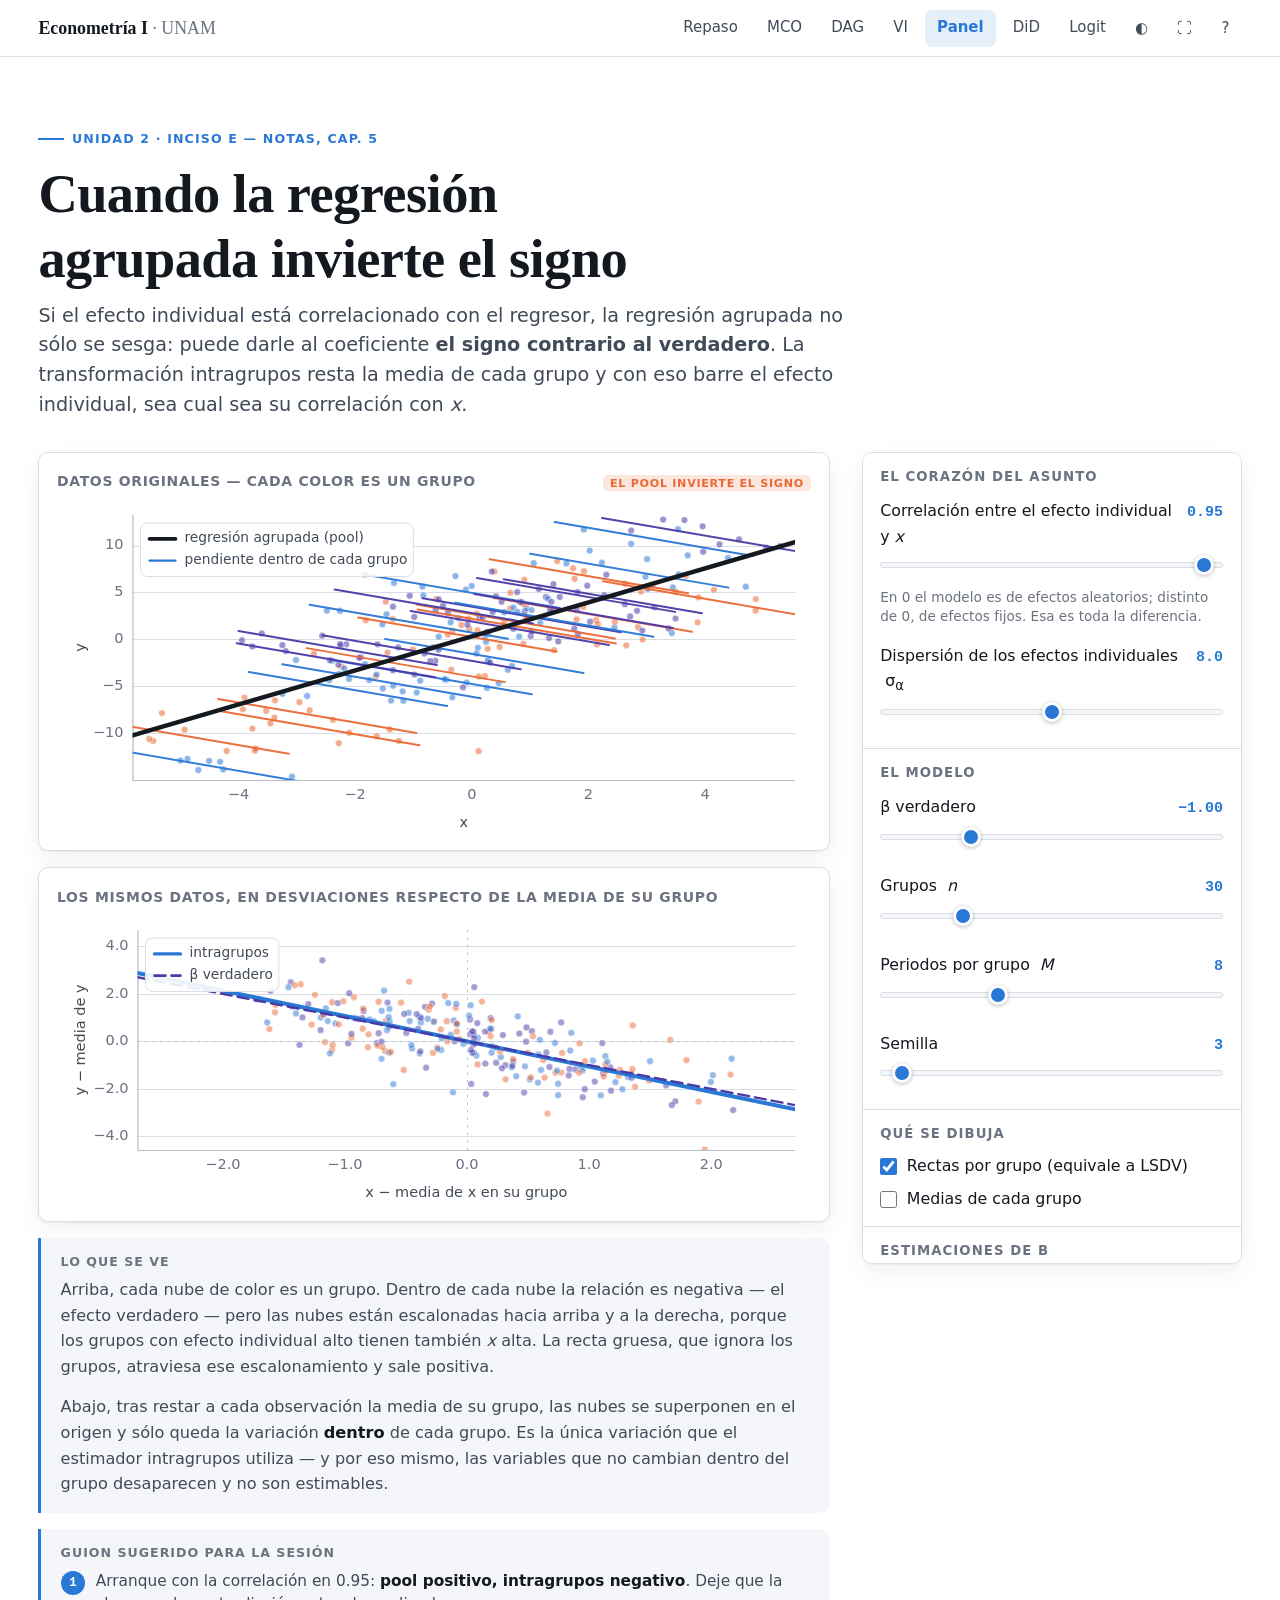
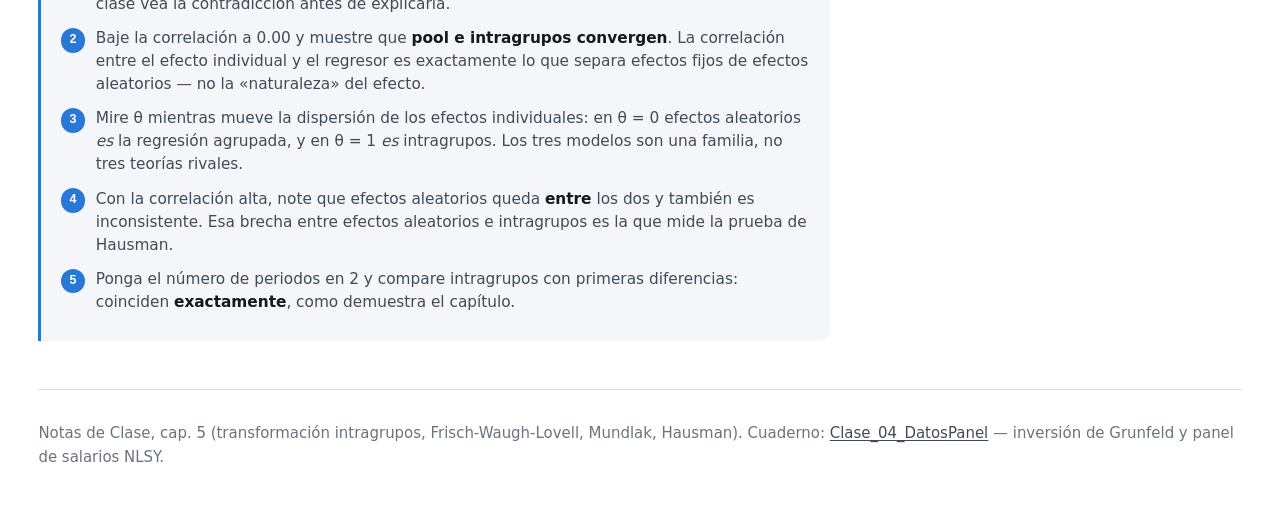
<file: docs/sim/efectos-fijos.html>
<!doctype html>
<html lang="es">
<head>
<meta charset="utf-8">
<meta name="viewport" content="width=device-width, initial-scale=1">
<title>La transformación intragrupos · Econometría I · UNAM</title>
<meta name="description" content="Simulador para clase: cómo la regresión agrupada puede invertir el signo del efecto verdadero, y qué hace exactamente la transformación intragrupos para recuperarlo.">
<link rel="stylesheet" href="../assets/estilo.css">
</head>
<body>

<div class="envoltura">

  <header class="encabezado">
    <div class="marbete">Unidad 2 · inciso e — Notas, cap. 5</div>
    <h1>Cuando la regresión agrupada invierte el signo</h1>
    <p class="entrada">
      Si el efecto individual está correlacionado con el regresor, la regresión agrupada no sólo
      se sesga: puede darle al coeficiente <strong>el signo contrario al verdadero</strong>. La
      transformación intragrupos resta la media de cada grupo y con eso barre el efecto
      individual, sea cual sea su correlación con <em>x</em>.
    </p>
  </header>

  <div class="lab">
    <div>

      <div class="lienzo-caja">
        <div class="lienzo-titulo">
          <span>Datos originales — cada color es un grupo</span>
          <span id="alerta"></span>
        </div>
        <canvas id="cvCrudo"></canvas>
      </div>

      <div class="lienzo-caja">
        <div class="lienzo-titulo"><span>Los mismos datos, en desviaciones respecto de la media de su grupo</span></div>
        <canvas id="cvWithin"></canvas>
      </div>

      <div class="glosa">
        <h4>Lo que se ve</h4>
        <p>
          Arriba, cada nube de color es un grupo. Dentro de cada nube la relación es negativa —
          el efecto verdadero — pero las nubes están escalonadas hacia arriba y a la derecha,
          porque los grupos con efecto individual alto tienen también <em>x</em> alta. La recta
          gruesa, que ignora los grupos, atraviesa ese escalonamiento y sale positiva.
        </p>
        <p>
          Abajo, tras restar a cada observación la media de su grupo, las nubes se superponen en
          el origen y sólo queda la variación <strong>dentro</strong> de cada grupo. Es la única
          variación que el estimador intragrupos utiliza — y por eso mismo, las variables que no
          cambian dentro del grupo desaparecen y no son estimables.
        </p>
      </div>

      <div class="glosa guion-caja">
        <h4>Guion sugerido para la sesión</h4>
        <ol class="guion">
          <li>Arranque con la correlación en 0.95: <strong>pool positivo, intragrupos
            negativo</strong>. Deje que la clase vea la contradicción antes de explicarla.</li>
          <li>Baje la correlación a 0.00 y muestre que <strong>pool e intragrupos convergen</strong>.
            La correlación entre el efecto individual y el regresor es exactamente lo que separa
            efectos fijos de efectos aleatorios — no la «naturaleza» del efecto.</li>
          <li>Mire θ mientras mueve la dispersión de los efectos individuales: en θ = 0 efectos
            aleatorios <em>es</em> la regresión agrupada, y en θ = 1 <em>es</em> intragrupos.
            Los tres modelos son una familia, no tres teorías rivales.</li>
          <li>Con la correlación alta, note que efectos aleatorios queda <strong>entre</strong>
            los dos y también es inconsistente. Esa brecha entre efectos aleatorios e
            intragrupos es la que mide la prueba de Hausman.</li>
          <li>Ponga el número de periodos en 2 y compare intragrupos con primeras diferencias:
            coinciden <strong>exactamente</strong>, como demuestra el capítulo.</li>
        </ol>
      </div>

    </div>

    <aside class="panel">

      <section class="panel-seccion">
        <h3>El corazón del asunto</h3>
        <div class="control">
          <div class="control-etiqueta"><span class="nom">Correlación entre el efecto individual y <em>x</em></span><span class="val"></span></div>
          <input type="range" id="lambda" min="-1" max="1" step="0.05" value="0.95" data-dec="2">
          <div class="control-nota">En 0 el modelo es de efectos aleatorios; distinto de 0, de efectos fijos. Esa es toda la diferencia.</div>
        </div>
        <div class="control">
          <div class="control-etiqueta"><span class="nom">Dispersión de los efectos individuales &nbsp;σ<sub>α</sub></span><span class="val"></span></div>
          <input type="range" id="sAlpha" min="0" max="16" step="0.5" value="8" data-dec="1">
        </div>
      </section>

      <section class="panel-seccion">
        <h3>El modelo</h3>
        <div class="control">
          <div class="control-etiqueta"><span class="nom">β verdadero</span><span class="val"></span></div>
          <input type="range" id="beta" min="-2" max="2" step="0.05" value="-1" data-dec="2">
        </div>
        <div class="control">
          <div class="control-etiqueta"><span class="nom">Grupos &nbsp;<em>n</em></span><span class="val"></span></div>
          <input type="range" id="n" min="4" max="120" step="1" value="30" data-dec="0">
        </div>
        <div class="control">
          <div class="control-etiqueta"><span class="nom">Periodos por grupo &nbsp;<em>M</em></span><span class="val"></span></div>
          <input type="range" id="M" min="2" max="20" step="1" value="8" data-dec="0">
        </div>
        <div class="control">
          <div class="control-etiqueta"><span class="nom">Semilla</span><span class="val"></span></div>
          <input type="range" id="semilla" min="1" max="60" step="1" value="3" data-dec="0">
        </div>
      </section>

      <section class="panel-seccion">
        <h3>Qué se dibuja</h3>
        <label class="casilla"><input type="checkbox" id="verGrupos" checked><span>Rectas por grupo (equivale a LSDV)</span></label>
        <label class="casilla"><input type="checkbox" id="verMedias"><span>Medias de cada grupo</span></label>
      </section>

      <section class="panel-seccion">
        <h3>Estimaciones de β</h3>
        <div class="lecturas">
          <div class="lectura destaca"><span class="k">β verdadero</span><span class="v violeta" id="r-beta">—</span></div>
          <div class="lectura destaca"><span class="k">Regresión agrupada (pool)</span><span class="v naranja" id="r-pool">—</span></div>
          <div class="lectura destaca"><span class="k">Intragrupos (efectos fijos)</span><span class="v azul" id="r-within">—</span></div>
          <div class="lectura"><span class="k">Primeras diferencias</span><span class="v azul" id="r-fd">—</span></div>
          <div class="lectura"><span class="k">Efectos aleatorios</span><span class="v gris" id="r-re">—</span></div>
          <div class="lectura"><span class="k">Entre grupos (between)</span><span class="v gris" id="r-entre">—</span></div>
        </div>
      </section>

      <section class="panel-seccion">
        <h3>Diagnóstico</h3>
        <div class="lecturas">
          <div class="lectura">
            <span class="k">θ — el parámetro que indexa la familia</span>
            <span class="v" id="r-theta">—</span>
          </div>
          <div class="lectura"><span class="k">Sesgo del pool</span><span class="v" id="r-sesgoPool">—</span></div>
          <div class="lectura"><span class="k">Brecha efectos aleatorios − intragrupos</span><span class="v" id="r-brecha">—</span></div>
          <div class="lectura"><span class="k">Observaciones &nbsp;<em>nM</em></span><span class="v gris" id="r-N">—</span></div>
        </div>
        <p class="control-nota" style="margin-top:.8rem">
          La brecha es lo que contrasta la prueba de Hausman de este capítulo. No confundirla con
          la prueba de Hausman de endogeneidad de un regresor, del cap. 3.
        </p>
      </section>

    </aside>
  </div>

  <footer class="pie-sitio">
    <p>
      Notas de Clase, cap. 5 (transformación intragrupos, Frisch-Waugh-Lovell, Mundlak, Hausman).
      Cuaderno: <a href="https://github.com/benjov/Econometria-I-2026/tree/main/Clase_04_DatosPanel">Clase_04_DatosPanel</a> — inversión de
      Grunfeld y panel de salarios NLSY.
    </p>
  </footer>

</div>

<script src="../assets/lab.js"></script>
<script>
(function () {
  'use strict';

  const gA = new Lab.Grafica(document.getElementById('cvCrudo'),  { razon: 0.44, minAlto: 250, maxAlto: 400 });
  const gB = new Lab.Grafica(document.getElementById('cvWithin'), { razon: 0.38, minAlto: 210, maxAlto: 340 });

  const S_MU = 2.5;    // dispersión de x ENTRE grupos
  const S_NU = 1.0;    // dispersión de x DENTRO de cada grupo
  const S_E  = 1.0;    // error idiosincrásico

  /* ---- Simulación --------------------------------------------------------- */

  function generar() {
    const n = Lab.val('n'), M = Lab.val('M');
    const beta = Lab.val('beta'), sAlpha = Lab.val('sAlpha'), lam = Lab.val('lambda');
    const g = Lab.rng(Lab.val('semilla') * 6151 + 5);
    const raiz = Math.sqrt(Math.max(1 - lam * lam, 0));

    const y = [], x = [], gid = [];
    for (let i = 0; i < n; i++) {
      const a = g.n();
      const alpha = sAlpha * a;
      const mu = S_MU * (lam * a + raiz * g.n());
      for (let t = 0; t < M; t++) {
        const xit = mu + S_NU * g.n();
        y.push(alpha + beta * xit + S_E * g.n());
        x.push(xit);
        gid.push(i);
      }
    }
    return { y, x, gid, n, M, beta };
  }

  /* ---- Dibujo ------------------------------------------------------------- */

  function paletaGrupo(i, n) {
    // Tres colores rotando: el objetivo es distinguir nubes vecinas, no
    // codificar la identidad del grupo (que no importa aquí).
    const base = [Lab.color('azul'), Lab.color('naranja'), Lab.color('violeta')];
    return base[i % base.length];
  }

  function dibujar() {
    const d = generar();
    const r = Lab.panel(d.y, d.x, d.gid);

    /* --- Panel superior: datos crudos --- */

    const ordX = d.x.slice().sort((a, b) => a - b);
    const ordY = d.y.slice().sort((a, b) => a - b);
    const XL = [Lab.cuantil(ordX, .005) - .3, Lab.cuantil(ordX, .995) + .3];
    const YL = [Lab.cuantil(ordY, .005) - .5, Lab.cuantil(ordY, .995) + .5];

    gA.marco({ xlim: XL, ylim: YL, xlabel: 'x', ylabel: 'y', xdec: 0, ydec: 0 });

    const porGrupo = new Map();
    d.gid.forEach((g, i) => {
      if (!porGrupo.has(g)) porGrupo.set(g, []);
      porGrupo.get(g).push([d.x[i], d.y[i]]);
    });

    gA.recortado(() => {
      const radio = d.n * d.M > 600 ? 2.3 : 3.4;
      porGrupo.forEach((pts, i) => {
        gA.puntos(pts, { color: paletaGrupo(i, d.n), r: radio, alfa: .55, grosorBorde: 0 });
      });

      // Rectas por grupo: son las de LSDV, todas con la misma pendiente
      if (Lab.val('verGrupos')) {
        porGrupo.forEach((pts, i) => {
          const mx = Lab.media(pts.map((p) => p[0]));
          const my = Lab.media(pts.map((p) => p[1]));
          const semi = Math.max(S_NU * 1.7, .6);
          gA.linea(
            [[mx - semi, my - r.within * semi], [mx + semi, my + r.within * semi]],
            { color: paletaGrupo(i, d.n), grosor: 2, alfa: .95 }
          );
        });
      }

      if (Lab.val('verMedias')) {
        const medias = [];
        porGrupo.forEach((pts) => medias.push([
          Lab.media(pts.map((p) => p[0])), Lab.media(pts.map((p) => p[1]))
        ]));
        gA.marcas(medias, { color: Lab.color('tinta'), r: 6, grosor: 2 });
      }

      // Recta agrupada
      const mx = Lab.media(d.x), my = Lab.media(d.y);
      gA.linea(
        [[XL[0], my + r.pool * (XL[0] - mx)], [XL[1], my + r.pool * (XL[1] - mx)]],
        { color: Lab.color('tinta'), grosor: 4.5 }
      );
    });

    gA.leyenda([
      { texto: 'regresión agrupada (pool)', color: Lab.color('tinta'), grosor: 3.6 },
      { texto: 'pendiente dentro de cada grupo', color: Lab.color('azul'), grosor: 2.2 }
    ], { esquina: 'si' });

    /* --- Panel inferior: datos transformados --- */

    const ordXw = r.xw.slice().sort((a, b) => a - b);
    const ordYw = r.yw.slice().sort((a, b) => a - b);
    const XLW = [Lab.cuantil(ordXw, .002) - .2, Lab.cuantil(ordXw, .998) + .2];
    const YLW = [Lab.cuantil(ordYw, .002) - .4, Lab.cuantil(ordYw, .998) + .4];

    gB.marco({
      xlim: XLW, ylim: YLW,
      xlabel: 'x − media de x en su grupo',
      ylabel: 'y − media de y',
      xdec: 1, ydec: 1
    });

    gB.recortado(() => {
      const pts = r.xw.map((v, i) => [v, r.yw[i]]);
      const porG = new Map();
      d.gid.forEach((g, i) => {
        if (!porG.has(g)) porG.set(g, []);
        porG.get(g).push(pts[i]);
      });
      const radio = d.n * d.M > 600 ? 2.3 : 3.4;
      porG.forEach((p, i) => gB.puntos(p, { color: paletaGrupo(i, d.n), r: radio, alfa: .5, grosorBorde: 0 }));

      gB.hlinea(0, { color: Lab.color('borde-firme'), grosor: 1, trazo: Lab.TRAZO.punteado });
      gB.vlinea(0, { color: Lab.color('borde-firme'), grosor: 1, trazo: Lab.TRAZO.punteado });

      gB.linea(
        [[XLW[0], r.within * XLW[0]], [XLW[1], r.within * XLW[1]]],
        { color: Lab.color('azul'), grosor: 4 }
      );
      // El verdadero, para comparar
      gB.linea(
        [[XLW[0], d.beta * XLW[0]], [XLW[1], d.beta * XLW[1]]],
        { color: Lab.color('violeta'), grosor: 2.4, trazo: Lab.TRAZO.guion }
      );
    });

    gB.leyenda([
      { texto: 'intragrupos', color: Lab.color('azul'), grosor: 3.4 },
      { texto: 'β verdadero', color: Lab.color('violeta'), trazo: Lab.TRAZO.guion }
    ], { esquina: 'si' });

    /* --- Lecturas --- */

    Lab.mostrar('r-beta', Lab.fmt(d.beta, 3), 'violeta');
    Lab.mostrar('r-pool', Lab.fmt(r.pool, 3), 'naranja');
    Lab.mostrar('r-within', Lab.fmt(r.within, 3), 'azul');
    Lab.mostrar('r-fd', Lab.fmt(r.fd, 3), 'azul');
    Lab.mostrar('r-re', Lab.fmt(r.re, 3), 'gris');
    Lab.mostrar('r-entre', Lab.fmt(r.entre, 3), 'gris');

    const sesgo = r.pool - d.beta;
    document.getElementById('r-sesgoPool').innerHTML =
      `${Lab.fmtSigno(sesgo, 3)} <span class="senal ${Math.abs(sesgo) > .3 ? 'mal' : 'bien'}">${Math.abs(sesgo) > .3 ? 'grave' : 'leve'}</span>`;

    const brecha = r.re - r.within;
    document.getElementById('r-brecha').innerHTML =
      `${Lab.fmtSigno(brecha, 3)} <span class="senal ${Math.abs(brecha) > .15 ? 'mal' : 'bien'}">${Math.abs(brecha) > .15 ? 'rechaza' : 'no rechaza'}</span>`;

    document.getElementById('r-theta').innerHTML =
      `${Lab.fmt(r.theta, 3)} <span class="senal bien">${r.theta < .15 ? '≈ pool' : r.theta > .85 ? '≈ intragrupos' : 'intermedio'}</span>`;

    Lab.mostrar('r-N', String(r.N), 'gris');

    // Aviso de inversión de signo, que es el momento didáctico de la página
    const invierte = (r.pool > 0) !== (d.beta > 0) && Math.abs(d.beta) > .05;
    const al = document.getElementById('alerta');
    al.innerHTML = invierte
      ? '<span class="senal mal">el pool invierte el signo</span>'
      : '';

    // Aviso cuando M = 2, donde intragrupos y primeras diferencias coinciden
    if (d.M === 2) {
      al.innerHTML += ' <span class="senal bien">M = 2: intragrupos = primeras diferencias</span>';
    }
  }

  Lab.iniciar(dibujar).then(() => Lab.enlazar(dibujar));
})();
</script>
</body>
</html>
</file>
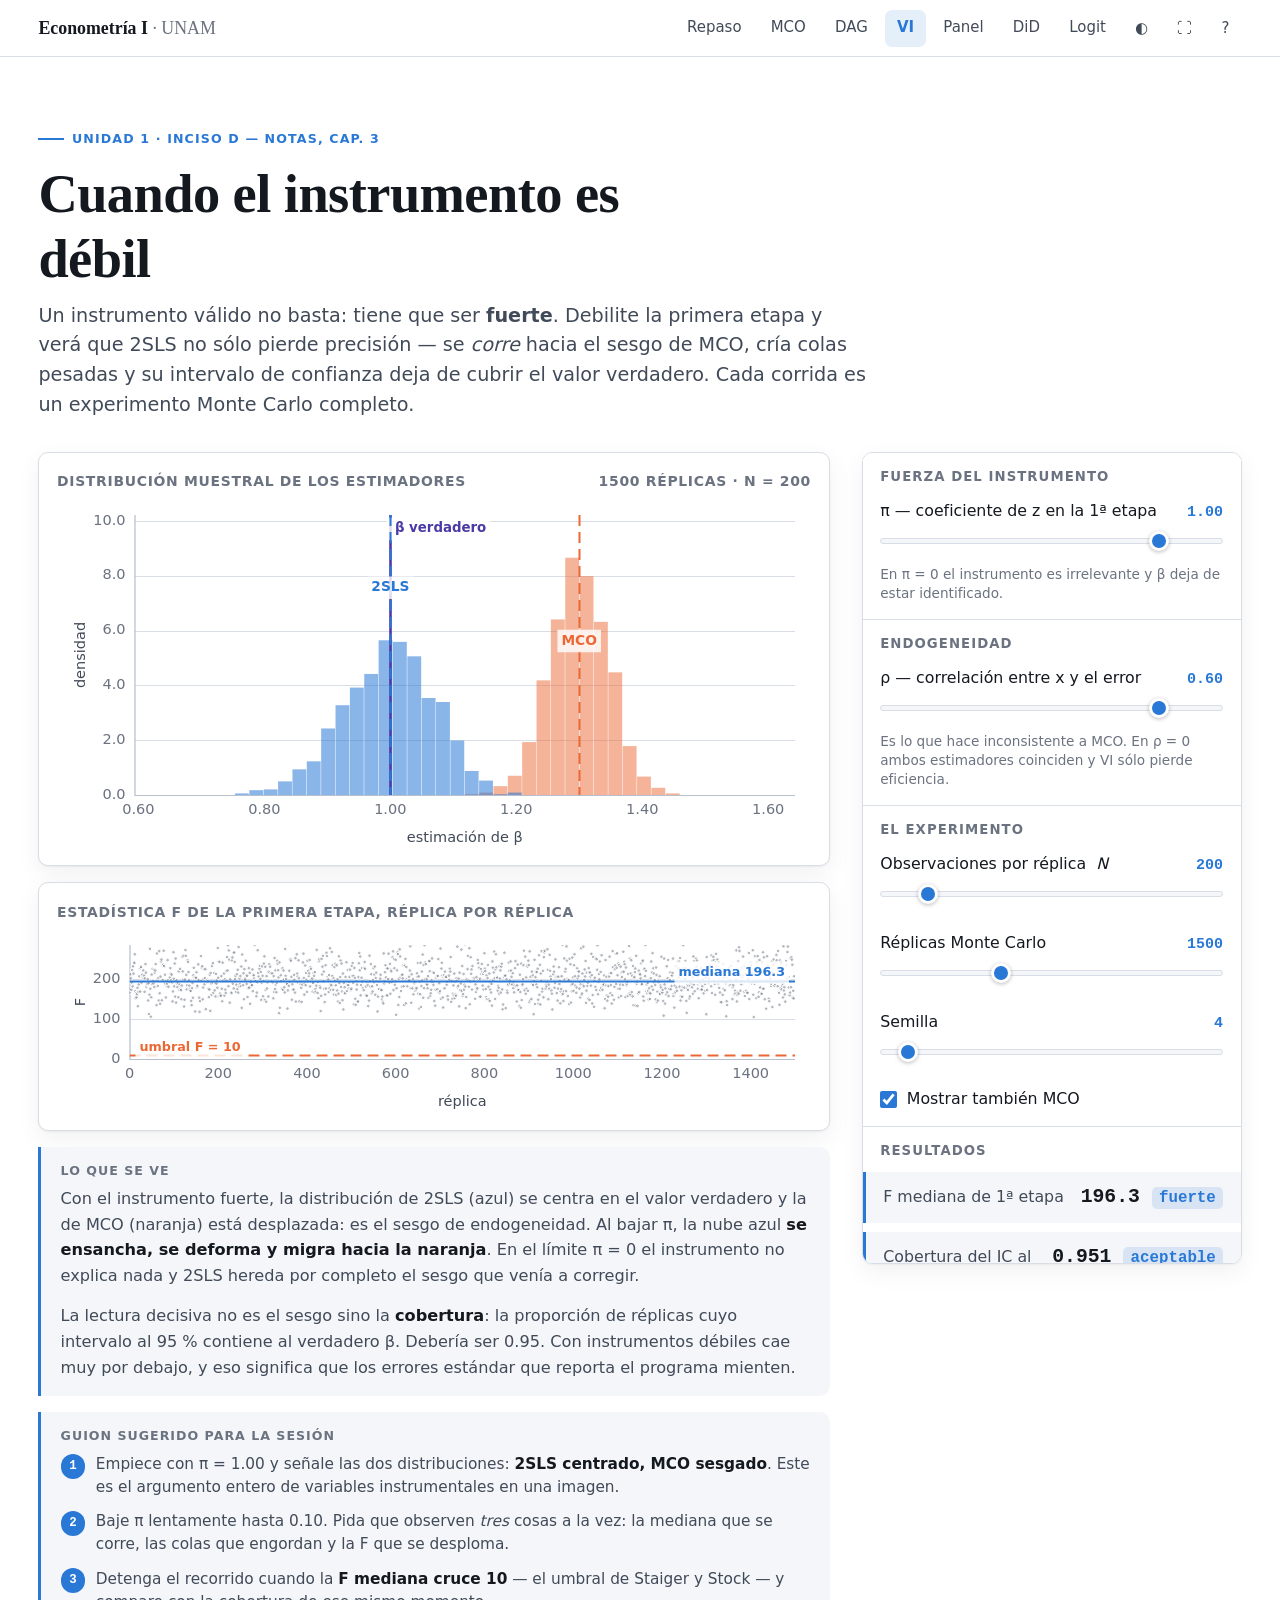
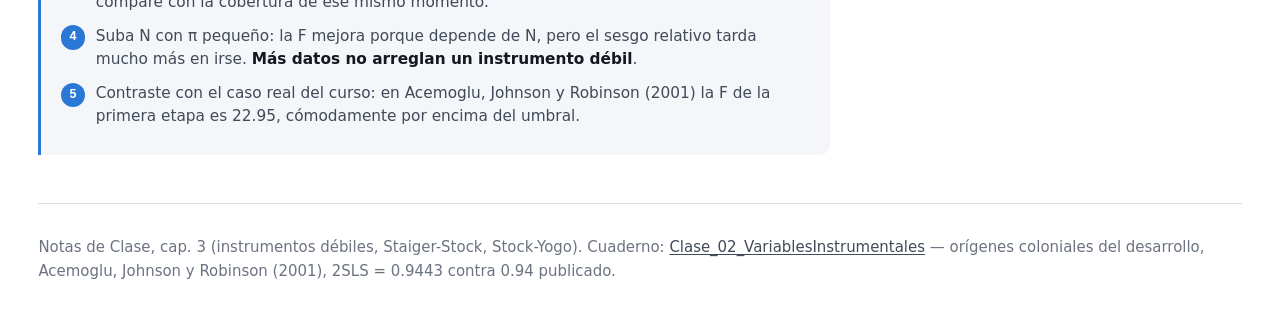
<file: docs/sim/instrumentos.html>
<!doctype html>
<html lang="es">
<head>
<meta charset="utf-8">
<meta name="viewport" content="width=device-width, initial-scale=1">
<title>Instrumentos débiles · Econometría I · UNAM</title>
<meta name="description" content="Simulador Monte Carlo para clase: cómo la distribución muestral de 2SLS se derrumba sobre el sesgo de MCO cuando el instrumento pierde fuerza, y por qué la regla F > 10.">
<link rel="stylesheet" href="../assets/estilo.css">
</head>
<body>

<div class="envoltura">

  <header class="encabezado">
    <div class="marbete">Unidad 1 · inciso d — Notas, cap. 3</div>
    <h1>Cuando el instrumento es débil</h1>
    <p class="entrada">
      Un instrumento válido no basta: tiene que ser <strong>fuerte</strong>. Debilite la primera
      etapa y verá que 2SLS no sólo pierde precisión — se <em>corre</em> hacia el sesgo de MCO,
      cría colas pesadas y su intervalo de confianza deja de cubrir el valor verdadero. Cada
      corrida es un experimento Monte Carlo completo.
    </p>
  </header>

  <div class="lab">
    <div>

      <div class="lienzo-caja">
        <div class="lienzo-titulo">
          <span>Distribución muestral de los estimadores</span>
          <span id="estado"></span>
        </div>
        <canvas id="cvDist"></canvas>
      </div>

      <div class="lienzo-caja">
        <div class="lienzo-titulo"><span>Estadística F de la primera etapa, réplica por réplica</span></div>
        <canvas id="cvF"></canvas>
      </div>

      <div class="glosa">
        <h4>Lo que se ve</h4>
        <p>
          Con el instrumento fuerte, la distribución de 2SLS (azul) se centra en el valor
          verdadero y la de MCO (naranja) está desplazada: es el sesgo de endogeneidad. Al bajar
          π, la nube azul <strong>se ensancha, se deforma y migra hacia la naranja</strong>. En
          el límite π = 0 el instrumento no explica nada y 2SLS hereda por completo el sesgo que
          venía a corregir.
        </p>
        <p>
          La lectura decisiva no es el sesgo sino la <strong>cobertura</strong>: la proporción de
          réplicas cuyo intervalo al 95 % contiene al verdadero β. Debería ser 0.95. Con
          instrumentos débiles cae muy por debajo, y eso significa que los errores estándar que
          reporta el programa mienten.
        </p>
      </div>

      <div class="glosa guion-caja">
        <h4>Guion sugerido para la sesión</h4>
        <ol class="guion">
          <li>Empiece con π = 1.00 y señale las dos distribuciones: <strong>2SLS centrado,
            MCO sesgado</strong>. Este es el argumento entero de variables instrumentales en
            una imagen.</li>
          <li>Baje π lentamente hasta 0.10. Pida que observen <em>tres</em> cosas a la vez:
            la mediana que se corre, las colas que engordan y la F que se desploma.</li>
          <li>Detenga el recorrido cuando la <strong>F mediana cruce 10</strong> — el umbral de
            Staiger y Stock — y compare con la cobertura de ese mismo momento.</li>
          <li>Suba N con π pequeño: la F mejora porque depende de N, pero el sesgo relativo
            tarda mucho más en irse. <strong>Más datos no arreglan un instrumento débil</strong>.</li>
          <li>Contraste con el caso real del curso: en Acemoglu, Johnson y Robinson (2001) la
            F de la primera etapa es 22.95, cómodamente por encima del umbral.</li>
        </ol>
      </div>

    </div>

    <aside class="panel">

      <section class="panel-seccion">
        <h3>Fuerza del instrumento</h3>
        <div class="control">
          <div class="control-etiqueta"><span class="nom">π — coeficiente de z en la 1ª etapa</span><span class="val"></span></div>
          <input type="range" id="pi" min="0" max="1.2" step="0.01" value="1" data-dec="2">
          <div class="control-nota">En π = 0 el instrumento es irrelevante y β deja de estar identificado.</div>
        </div>
      </section>

      <section class="panel-seccion">
        <h3>Endogeneidad</h3>
        <div class="control">
          <div class="control-etiqueta"><span class="nom">ρ — correlación entre x y el error</span><span class="val"></span></div>
          <input type="range" id="rho" min="-0.9" max="0.9" step="0.05" value="0.6" data-dec="2">
          <div class="control-nota">Es lo que hace inconsistente a MCO. En ρ = 0 ambos estimadores coinciden y VI sólo pierde eficiencia.</div>
        </div>
      </section>

      <section class="panel-seccion">
        <h3>El experimento</h3>
        <div class="control">
          <div class="control-etiqueta"><span class="nom">Observaciones por réplica &nbsp;<em>N</em></span><span class="val"></span></div>
          <input type="range" id="N" min="30" max="1500" step="10" value="200" data-dec="0">
        </div>
        <div class="control">
          <div class="control-etiqueta"><span class="nom">Réplicas Monte Carlo</span><span class="val"></span></div>
          <input type="range" id="R" min="200" max="4000" step="100" value="1500" data-dec="0">
        </div>
        <div class="control">
          <div class="control-etiqueta"><span class="nom">Semilla</span><span class="val"></span></div>
          <input type="range" id="semilla" min="1" max="60" step="1" value="4" data-dec="0">
        </div>
        <label class="casilla"><input type="checkbox" id="verMco" checked><span>Mostrar también MCO</span></label>
      </section>

      <section class="panel-seccion">
        <h3>Resultados</h3>
        <div class="lecturas">
          <div class="lectura destaca">
            <span class="k">F mediana de 1ª etapa</span>
            <span class="v" id="r-F">—</span>
          </div>
          <div class="lectura destaca">
            <span class="k">Cobertura del IC al 95 % de 2SLS</span>
            <span class="v" id="r-cob">—</span>
          </div>
          <div class="lectura"><span class="k">β verdadero</span><span class="v violeta" id="r-beta">1.000</span></div>
          <div class="lectura"><span class="k">Mediana de 2SLS</span><span class="v azul" id="r-med2sls">—</span></div>
          <div class="lectura"><span class="k">Mediana de MCO</span><span class="v naranja" id="r-medMco">—</span></div>
          <div class="lectura"><span class="k">Sesgo mediano de 2SLS</span><span class="v azul" id="r-sesgo2sls">—</span></div>
          <div class="lectura"><span class="k">Sesgo asintótico de MCO</span><span class="v naranja" id="r-plimMco">—</span></div>
          <div class="lectura"><span class="k">Sesgo relativo de 2SLS frente a MCO</span><span class="v" id="r-relativo">—</span></div>
          <div class="lectura"><span class="k">Réplicas con F &lt; 10</span><span class="v" id="r-pctF">—</span></div>
          <div class="lectura"><span class="k">Rango intercuartílico de 2SLS</span><span class="v gris" id="r-iqr">—</span></div>
        </div>
      </section>

    </aside>
  </div>

  <footer class="pie-sitio">
    <p>
      Notas de Clase, cap. 3 (instrumentos débiles, Staiger-Stock, Stock-Yogo). Cuaderno:
      <a href="https://github.com/benjov/Econometria-I-2026/tree/main/Clase_02_VariablesInstrumentales">Clase_02_VariablesInstrumentales</a> —
      orígenes coloniales del desarrollo, Acemoglu, Johnson y Robinson (2001), 2SLS = 0.9443
      contra 0.94 publicado.
    </p>
  </footer>

</div>

<script src="../assets/lab.js"></script>
<script>
(function () {
  'use strict';

  const gD = new Lab.Grafica(document.getElementById('cvDist'), { razon: 0.46, minAlto: 250, maxAlto: 420 });
  const gF = new Lab.Grafica(document.getElementById('cvF'), { razon: 0.24, minAlto: 140, maxAlto: 210 });

  const BETA = 1.0;

  /* ---- El experimento Monte Carlo ---------------------------------------- */

  function correr() {
    const pi = Lab.val('pi'), rho = Lab.val('rho');
    const N = Lab.val('N'), R = Lab.val('R');
    const g = Lab.rng(Lab.val('semilla') * 104729 + 11);

    const bMco = [], bIv = [], Fs = [];
    let cubre = 0, validas = 0;
    const raizRho = Math.sqrt(Math.max(1 - rho * rho, 0));

    for (let r = 0; r < R; r++) {
      const X = [], Z = [], y = [], xs = [], zs = [];
      for (let i = 0; i < N; i++) {
        const z = g.n();
        const e = g.n();                              // error estructural
        const v = rho * e + raizRho * g.n();          // error de la 1ª etapa, corr(e,v) = rho
        const x = pi * z + v;
        X.push([1, x]); Z.push([1, z]); y.push(BETA * x + e);
        xs.push(x); zs.push([z]);
      }

      const m = Lab.mco(X, y);
      const iv = Lab.dosEtapas(y, X, Z);
      if (!m || !iv || !Number.isFinite(iv.b[1])) continue;

      bMco.push(m.b[1]);
      bIv.push(iv.b[1]);

      const F = Lab.fPrimeraEtapa(xs, zs, X.map(() => [1]));
      Fs.push(Number.isFinite(F) ? F : 0);

      // Cobertura del intervalo al 95 % construido como lo hace el software
      const li = iv.b[1] - 1.96 * iv.ee[1], ls = iv.b[1] + 1.96 * iv.ee[1];
      if (li <= BETA && BETA <= ls) cubre++;
      validas++;
    }

    return { bMco, bIv, Fs, cobertura: validas ? cubre / validas : NaN, pi, rho, N, R: validas };
  }

  /* ---- Dibujo ------------------------------------------------------------ */

  function dibujar() {
    const est = document.getElementById('estado');
    est.textContent = 'simulando…';

    const s = correr();
    const verMco = Lab.val('verMco');

    const ivOrd = s.bIv.slice().sort((a, b) => a - b);
    const mcoOrd = s.bMco.slice().sort((a, b) => a - b);

    // El eje se fija con cuantiles robustos: con instrumentos débiles hay
    // valores extremos que, si se usara el mínimo y el máximo, aplastarían
    // toda la figura contra el centro.
    const lo = Math.min(Lab.cuantil(ivOrd, .02), Lab.cuantil(mcoOrd, .02), BETA) - .25;
    const hi = Math.max(Lab.cuantil(ivOrd, .98), Lab.cuantil(mcoOrd, .98), BETA) + .25;
    const XLIM = [lo, hi];

    const bins = 46;
    const picoIv = Lab.Grafica.picoHistograma(s.bIv, bins, XLIM);
    const picoMco = verMco ? Lab.Grafica.picoHistograma(s.bMco, bins, XLIM) : 0;
    const techo = Math.max(picoIv, picoMco) * 1.18;

    gD.marco({
      xlim: XLIM, ylim: [0, techo],
      xlabel: 'estimación de β', ylabel: 'densidad',
      nyticks: 4, xdec: 2, ydec: 1
    });

    gD.recortado(() => {
      if (verMco) {
        gD.histograma(s.bMco, { bins, rango: XLIM, color: Lab.alfa(Lab.color('naranja'), .5) });
      }
      gD.histograma(s.bIv, { bins, rango: XLIM, color: Lab.alfa(Lab.color('azul'), .55) });

      // β verdadero
      gD.vlinea(BETA, { color: Lab.color('violeta'), grosor: 2.6, trazo: Lab.TRAZO.solido });
      gD.rotulo(BETA, techo * .95, ' β verdadero', {
        color: Lab.color('violeta'), align: 'left', tam: .92
      });

      // Medianas
      const medIv = Lab.cuantil(ivOrd, .5);
      gD.vlinea(medIv, { color: Lab.color('azul'), grosor: 2, trazo: Lab.TRAZO.guion });
      if (verMco) {
        const medMco = Lab.cuantil(mcoOrd, .5);
        gD.vlinea(medMco, { color: Lab.color('naranja'), grosor: 2, trazo: Lab.TRAZO.guion });
        gD.rotulo(medMco, techo * .55, 'MCO', { color: Lab.color('naranja'), align: 'center', tam: .95 });
      }
      gD.rotulo(medIv, techo * .74, '2SLS', { color: Lab.color('azul'), align: 'center', tam: .95 });
    });

    /* --- Panel de la F --- */

    const fOrd = s.Fs.slice().sort((a, b) => a - b);
    const fTecho = Math.max(Lab.cuantil(fOrd, .97), 14);
    gF.marco({
      xlim: [0, s.Fs.length], ylim: [0, fTecho],
      xlabel: 'réplica', ylabel: 'F',
      nyticks: 3, xdec: 0, ydec: 0
    });

    gF.recortado(() => {
      // Nube de F por réplica
      const paso = Math.max(1, Math.floor(s.Fs.length / 900));
      const pts = [];
      for (let i = 0; i < s.Fs.length; i += paso) pts.push([i, s.Fs[i]]);
      gF.puntos(pts, { color: Lab.alfa(Lab.color('gris'), .5), r: 1.8, grosorBorde: 0 });

      // Umbral de Staiger y Stock
      gF.hlinea(10, { color: Lab.color('naranja'), grosor: 2.2, trazo: Lab.TRAZO.guion });
      gF.rotulo(s.Fs.length * .015, 10 + fTecho * .06, 'umbral F = 10', {
        color: Lab.color('naranja'), align: 'left', tam: .88
      });

      const medF = Lab.cuantil(fOrd, .5);
      gF.hlinea(medF, { color: Lab.color('azul'), grosor: 2, trazo: Lab.TRAZO.solido });
      gF.rotulo(s.Fs.length * .985, medF + fTecho * .07, 'mediana ' + Lab.fmt(medF, 1), {
        color: Lab.color('azul'), align: 'right', tam: .88
      });
    });

    /* --- Lecturas --- */

    const medIv = Lab.cuantil(ivOrd, .5);
    const medMco = Lab.cuantil(mcoOrd, .5);
    const medF = Lab.cuantil(fOrd, .5);
    const pctF = s.Fs.filter((f) => f < 10).length / s.Fs.length;
    const plimSesgo = s.rho / (s.pi * s.pi + 1);      // sesgo asintótico de MCO

    document.getElementById('r-F').innerHTML =
      `${Lab.fmt(medF, 1)} <span class="senal ${medF >= 10 ? 'bien' : 'mal'}">${medF >= 10 ? 'fuerte' : 'débil'}</span>`;

    const cob = s.cobertura;
    document.getElementById('r-cob').innerHTML =
      `${Lab.fmt(cob, 3)} <span class="senal ${cob >= 0.90 ? 'bien' : 'mal'}">${cob >= 0.90 ? 'aceptable' : 'falla'}</span>`;

    Lab.mostrar('r-med2sls', Lab.fmt(medIv, 3), 'azul');
    Lab.mostrar('r-medMco', Lab.fmt(medMco, 3), 'naranja');
    Lab.mostrar('r-sesgo2sls', Lab.fmtSigno(medIv - BETA, 3), 'azul');
    Lab.mostrar('r-plimMco', Lab.fmtSigno(plimSesgo, 3), 'naranja');

    const rel = Math.abs(medMco - BETA) > 1e-6 ? (medIv - BETA) / (medMco - BETA) : NaN;
    document.getElementById('r-relativo').innerHTML = Number.isFinite(rel)
      ? `${Lab.fmt(100 * rel, 0)} % <span class="senal ${Math.abs(rel) < .2 ? 'bien' : 'mal'}">${Math.abs(rel) < .2 ? 'corrige' : 'apenas corrige'}</span>`
      : '—';

    Lab.mostrar('r-pctF', Lab.fmt(100 * pctF, 1) + ' %', pctF > .5 ? 'naranja' : 'gris');
    Lab.mostrar('r-iqr', Lab.fmt(Lab.cuantil(ivOrd, .75) - Lab.cuantil(ivOrd, .25), 3), 'gris');

    est.textContent = `${s.R} réplicas · N = ${s.N}`;
  }

  Lab.iniciar(dibujar).then(() => {
    Lab.enlazar(dibujar);
    window.addEventListener('lab:correr', dibujar);
  });
})();
</script>
</body>
</html>
</file>
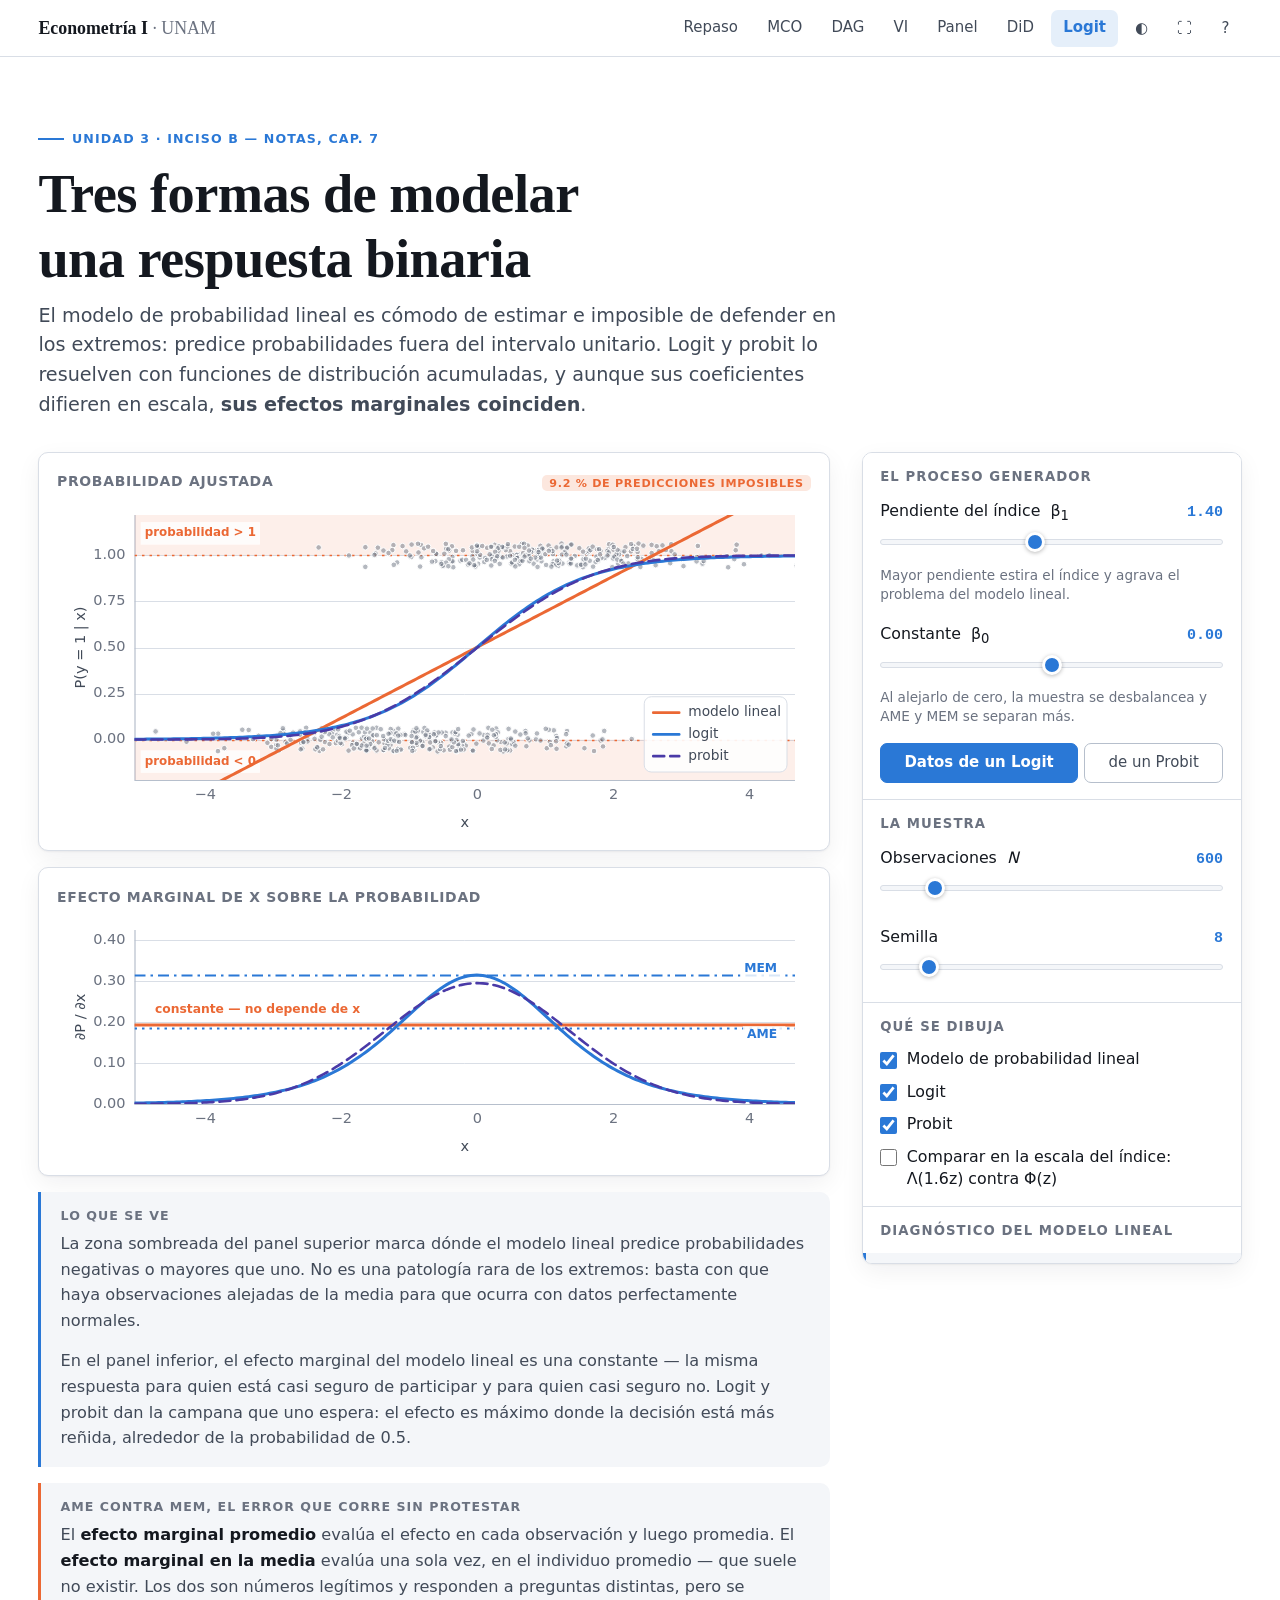
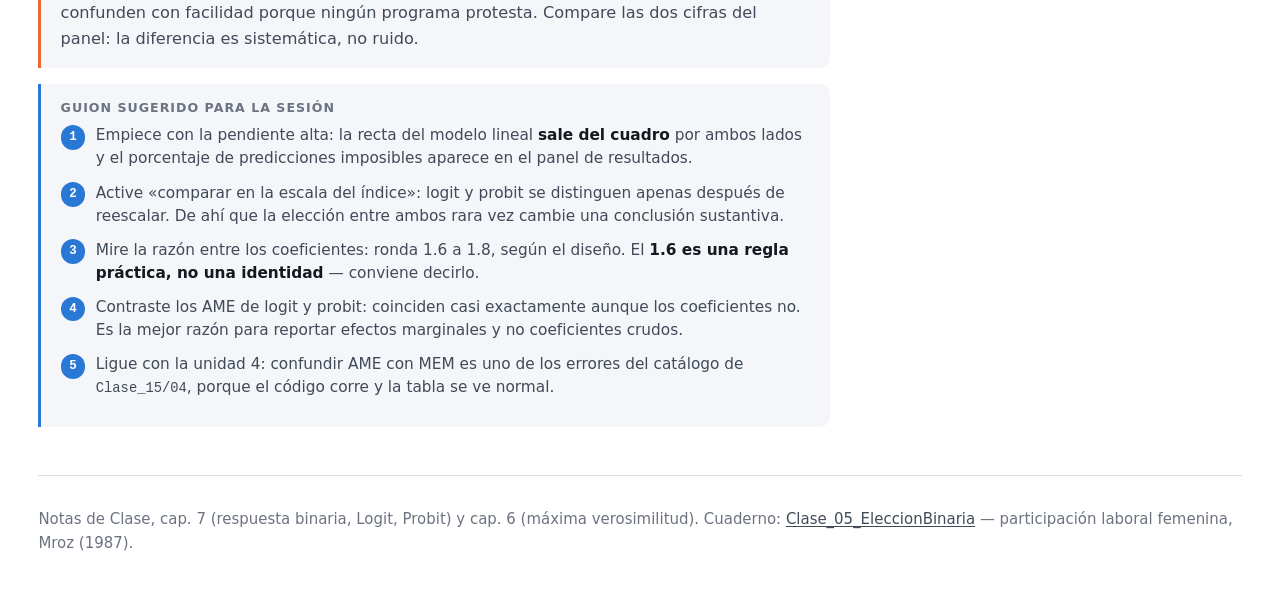
<file: docs/sim/logit-probit.html>
<!doctype html>
<html lang="es">
<head>
<meta charset="utf-8">
<meta name="viewport" content="width=device-width, initial-scale=1">
<title>MPL, Logit y Probit · Econometría I · UNAM</title>
<meta name="description" content="Simulador para clase: por qué el modelo de probabilidad lineal se sale del intervalo unitario, en qué se parecen logit y probit, y la diferencia entre efecto marginal promedio y en la media.">
<link rel="stylesheet" href="../assets/estilo.css">
</head>
<body>

<div class="envoltura">

  <header class="encabezado">
    <div class="marbete">Unidad 3 · inciso b — Notas, cap. 7</div>
    <h1>Tres formas de modelar una respuesta binaria</h1>
    <p class="entrada">
      El modelo de probabilidad lineal es cómodo de estimar e imposible de defender en los
      extremos: predice probabilidades fuera del intervalo unitario. Logit y probit lo resuelven
      con funciones de distribución acumuladas, y aunque sus coeficientes difieren en escala,
      <strong>sus efectos marginales coinciden</strong>.
    </p>
  </header>

  <div class="lab">
    <div>

      <div class="lienzo-caja">
        <div class="lienzo-titulo">
          <span>Probabilidad ajustada</span>
          <span id="alerta"></span>
        </div>
        <canvas id="cvProb"></canvas>
      </div>

      <div class="lienzo-caja">
        <div class="lienzo-titulo"><span id="tit2">Efecto marginal de x sobre la probabilidad</span></div>
        <canvas id="cvMarg"></canvas>
      </div>

      <div class="glosa">
        <h4>Lo que se ve</h4>
        <p>
          La zona sombreada del panel superior marca dónde el modelo lineal predice
          probabilidades negativas o mayores que uno. No es una patología rara de los extremos:
          basta con que haya observaciones alejadas de la media para que ocurra con datos
          perfectamente normales.
        </p>
        <p>
          En el panel inferior, el efecto marginal del modelo lineal es una constante — la misma
          respuesta para quien está casi seguro de participar y para quien casi seguro no. Logit
          y probit dan la campana que uno espera: el efecto es máximo donde la decisión está más
          reñida, alrededor de la probabilidad de 0.5.
        </p>
      </div>

      <div class="glosa aviso">
        <h4>AME contra MEM, el error que corre sin protestar</h4>
        <p>
          El <strong>efecto marginal promedio</strong> evalúa el efecto en cada observación y
          luego promedia. El <strong>efecto marginal en la media</strong> evalúa una sola vez, en
          el individuo promedio — que suele no existir. Los dos son números legítimos y
          responden a preguntas distintas, pero se confunden con facilidad porque ningún programa
          protesta. Compare las dos cifras del panel: la diferencia es sistemática, no ruido.
        </p>
      </div>

      <div class="glosa guion-caja">
        <h4>Guion sugerido para la sesión</h4>
        <ol class="guion">
          <li>Empiece con la pendiente alta: la recta del modelo lineal <strong>sale del
            cuadro</strong> por ambos lados y el porcentaje de predicciones imposibles aparece
            en el panel de resultados.</li>
          <li>Active «comparar en la escala del índice»: logit y probit se distinguen apenas
            después de reescalar. De ahí que la elección entre ambos rara vez cambie una
            conclusión sustantiva.</li>
          <li>Mire la razón entre los coeficientes: ronda 1.6 a 1.8, según el diseño. El
            <strong>1.6 es una regla práctica, no una identidad</strong> — conviene decirlo.</li>
          <li>Contraste los AME de logit y probit: coinciden casi exactamente aunque los
            coeficientes no. Es la mejor razón para reportar efectos marginales y no
            coeficientes crudos.</li>
          <li>Ligue con la unidad 4: confundir AME con MEM es uno de los errores del catálogo de
            <code>Clase_15/04</code>, porque el código corre y la tabla se ve normal.</li>
        </ol>
      </div>

    </div>

    <aside class="panel">

      <section class="panel-seccion">
        <h3>El proceso generador</h3>
        <div class="control">
          <div class="control-etiqueta"><span class="nom">Pendiente del índice &nbsp;β<sub>1</sub></span><span class="val"></span></div>
          <input type="range" id="b1" min="0.1" max="3" step="0.05" value="1.4" data-dec="2">
          <div class="control-nota">Mayor pendiente estira el índice y agrava el problema del modelo lineal.</div>
        </div>
        <div class="control">
          <div class="control-etiqueta"><span class="nom">Constante &nbsp;β<sub>0</sub></span><span class="val"></span></div>
          <input type="range" id="b0" min="-2.5" max="2.5" step="0.05" value="0" data-dec="2">
          <div class="control-nota">Al alejarlo de cero, la muestra se desbalancea y AME y MEM se separan más.</div>
        </div>
        <div class="opciones" role="radiogroup" style="margin-top:.9rem">
          <label><input type="radio" name="dgp" value="logit" checked>Datos de un Logit</label>
          <label><input type="radio" name="dgp" value="probit">de un Probit</label>
        </div>
      </section>

      <section class="panel-seccion">
        <h3>La muestra</h3>
        <div class="control">
          <div class="control-etiqueta"><span class="nom">Observaciones &nbsp;<em>N</em></span><span class="val"></span></div>
          <input type="range" id="N" min="60" max="4000" step="20" value="600" data-dec="0">
        </div>
        <div class="control">
          <div class="control-etiqueta"><span class="nom">Semilla</span><span class="val"></span></div>
          <input type="range" id="semilla" min="1" max="60" step="1" value="8" data-dec="0">
        </div>
      </section>

      <section class="panel-seccion">
        <h3>Qué se dibuja</h3>
        <label class="casilla"><input type="checkbox" id="verMpl" checked><span>Modelo de probabilidad lineal</span></label>
        <label class="casilla"><input type="checkbox" id="verLogit" checked><span>Logit</span></label>
        <label class="casilla"><input type="checkbox" id="verProbit" checked><span>Probit</span></label>
        <label class="casilla"><input type="checkbox" id="verIndice"><span>Comparar en la escala del índice: Λ(1.6z) contra Φ(z)</span></label>
      </section>

      <section class="panel-seccion">
        <h3>Diagnóstico del modelo lineal</h3>
        <div class="lecturas">
          <div class="lectura destaca">
            <span class="k">Predicciones fuera de [0, 1]</span>
            <span class="v" id="r-fuera">—</span>
          </div>
          <div class="lectura"><span class="k">Predicción mínima</span><span class="v naranja" id="r-min">—</span></div>
          <div class="lectura"><span class="k">Predicción máxima</span><span class="v naranja" id="r-max">—</span></div>
        </div>
      </section>

      <section class="panel-seccion">
        <h3>Coeficientes</h3>
        <div class="lecturas">
          <div class="lectura"><span class="k">β̂₁ del Logit</span><span class="v azul" id="r-bLogit">—</span></div>
          <div class="lectura"><span class="k">β̂₁ del Probit</span><span class="v violeta" id="r-bProbit">—</span></div>
          <div class="lectura destaca"><span class="k">Razón Logit / Probit</span><span class="v" id="r-razon">—</span></div>
        </div>
      </section>

      <section class="panel-seccion">
        <h3>Efectos marginales</h3>
        <div class="lecturas">
          <div class="lectura destaca"><span class="k">AME — promedio (Logit)</span><span class="v azul" id="r-ame">—</span></div>
          <div class="lectura destaca"><span class="k">MEM — en la media (Logit)</span><span class="v azul" id="r-mem">—</span></div>
          <div class="lectura"><span class="k">Diferencia MEM − AME</span><span class="v" id="r-difEm">—</span></div>
          <div class="lectura"><span class="k">AME del Probit</span><span class="v violeta" id="r-ameP">—</span></div>
          <div class="lectura"><span class="k">Pendiente del modelo lineal</span><span class="v naranja" id="r-bMpl">—</span></div>
          <div class="lectura"><span class="k">Proporción de unos en la muestra</span><span class="v gris" id="r-prop">—</span></div>
        </div>
      </section>

    </aside>
  </div>

  <footer class="pie-sitio">
    <p>
      Notas de Clase, cap. 7 (respuesta binaria, Logit, Probit) y cap. 6 (máxima verosimilitud).
      Cuaderno: <a href="https://github.com/benjov/Econometria-I-2026/tree/main/Clase_05_EleccionBinaria">Clase_05_EleccionBinaria</a> —
      participación laboral femenina, Mroz (1987).
    </p>
  </footer>

</div>

<script src="../assets/lab.js"></script>
<script>
(function () {
  'use strict';

  const gP = new Lab.Grafica(document.getElementById('cvProb'), { razon: 0.44, minAlto: 250, maxAlto: 400 });
  const gM = new Lab.Grafica(document.getElementById('cvMarg'), { razon: 0.32, minAlto: 190, maxAlto: 300 });

  /* ---- Simulación --------------------------------------------------------- */

  function generar() {
    const N = Lab.val('N'), b0 = Lab.val('b0'), b1 = Lab.val('b1');
    const enlace = Lab.grupo('dgp');
    const g = Lab.rng(Lab.val('semilla') * 8191 + 29);
    const F = enlace === 'probit' ? Lab.Phi : Lab.Lambda;

    const X = [], y = [], xs = [];
    for (let i = 0; i < N; i++) {
      const x = g.n() * 1.6;
      const p = F(b0 + b1 * x);
      X.push([1, x]);
      y.push(g.u() < p ? 1 : 0);
      xs.push(x);
    }
    return { X, y, xs, N, b0, b1, enlace };
  }

  /* ---- Dibujo ------------------------------------------------------------- */

  function dibujar() {
    const d = generar();
    const modoIndice = Lab.val('verIndice');

    const mpl = Lab.mco(d.X, d.y);
    const lg = Lab.indiceBinario(d.X, d.y, 'logit');
    const pb = Lab.indiceBinario(d.X, d.y, 'probit');

    const ordX = d.xs.slice().sort((a, b) => a - b);
    const XL = [Lab.cuantil(ordX, .002) - .4, Lab.cuantil(ordX, .998) + .4];

    /* ================= Modo A: comparar en la escala del índice ============ */

    if (modoIndice) {
      document.getElementById('tit2').textContent =
        'Diferencia entre las dos curvas, en puntos de probabilidad';

      const ZL = [-4, 4];
      gP.marco({
        xlim: ZL, ylim: [-0.04, 1.04],
        xlabel: 'índice  z', ylabel: 'probabilidad',
        ydec: 1, xdec: 0
      });

      const logi = [], prob = [], logiEsc = [];
      for (let i = 0; i <= 240; i++) {
        const z = ZL[0] + (ZL[1] - ZL[0]) * i / 240;
        logi.push([z, Lab.Lambda(z)]);
        prob.push([z, Lab.Phi(z)]);
        logiEsc.push([z, Lab.Lambda(1.6 * z)]);
      }

      gP.recortado(() => {
        gP.hlinea(0, { color: Lab.color('borde'), grosor: 1, trazo: Lab.TRAZO.punteado });
        gP.hlinea(1, { color: Lab.color('borde'), grosor: 1, trazo: Lab.TRAZO.punteado });
        gP.linea(logi, { color: Lab.color('gris'), grosor: 2, trazo: Lab.TRAZO.punteado });
        gP.linea(prob, { color: Lab.color('violeta'), grosor: 3 });
        gP.linea(logiEsc, { color: Lab.color('azul'), grosor: 3, trazo: Lab.TRAZO.guion });
      });

      gP.leyenda([
        { texto: 'Φ(z) — probit', color: Lab.color('violeta'), grosor: 3 },
        { texto: 'Λ(1.6 z) — logit reescalado', color: Lab.color('azul'), trazo: Lab.TRAZO.guion },
        { texto: 'Λ(z) — logit sin reescalar', color: Lab.color('gris'), trazo: Lab.TRAZO.punteado }
      ], { esquina: 'si' });

      // Panel inferior: la diferencia, que es lo que no se ve arriba
      const dif = logiEsc.map((p, i) => [p[0], (p[1] - prob[i][1]) * 100]);
      const maxDif = Math.max(...dif.map((p) => Math.abs(p[1]))) * 1.3 + .2;
      gM.marco({
        xlim: ZL, ylim: [-maxDif, maxDif],
        xlabel: 'índice  z', ylabel: 'Λ(1.6z) − Φ(z), en puntos',
        nyticks: 3, xdec: 0, ydec: 1
      });
      gM.recortado(() => {
        gM.hlinea(0, { color: Lab.color('borde-firme'), grosor: 1.4, trazo: Lab.TRAZO.solido });
        gM.area(dif, { color: Lab.alfa(Lab.color('azul'), .16), base: 0 });
        gM.linea(dif, { color: Lab.color('azul'), grosor: 2.6 });
        const pico = dif.reduce((k, p, i) => (Math.abs(p[1]) > Math.abs(dif[k][1]) ? i : k), 0);
        gM.rotulo(dif[pico][0], dif[pico][1], ' máx ' + Lab.fmt(Math.abs(dif[pico][1]), 2) + ' pts', {
          color: Lab.color('azul'), align: 'left', tam: .9
        });
      });

      document.getElementById('alerta').innerHTML =
        '<span class="senal bien">la diferencia máxima es de fracciones de punto</span>';

    /* ================= Modo B: los ajustes sobre los datos ================= */

    } else {
      document.getElementById('tit2').textContent = 'Efecto marginal de x sobre la probabilidad';

      gP.marco({
        xlim: XL, ylim: [-0.22, 1.22],
        xlabel: 'x', ylabel: 'P(y = 1 | x)',
        yticks: [0, 0.25, 0.5, 0.75, 1], ydec: 2, xdec: 0
      });

      gP.recortado(() => {
        // Zona imposible para una probabilidad
        gP.rect(XL[0], 1, XL[1], 1.22, { relleno: Lab.alfa(Lab.color('naranja'), .10) });
        gP.rect(XL[0], -0.22, XL[1], 0, { relleno: Lab.alfa(Lab.color('naranja'), .10) });
        gP.hlinea(0, { color: Lab.color('naranja'), grosor: 1.4, trazo: Lab.TRAZO.punteado });
        gP.hlinea(1, { color: Lab.color('naranja'), grosor: 1.4, trazo: Lab.TRAZO.punteado });
        // Se rotula por la izquierda: la recta del modelo lineal sube hacia la
        // derecha y cruzaría el texto si se colocara de aquel lado.
        gP.rotulo(XL[0] + .15, 1.12, 'probabilidad > 1', {
          color: Lab.color('naranja'), align: 'left', tam: .82
        });
        gP.rotulo(XL[0] + .15, -0.12, 'probabilidad < 0', {
          color: Lab.color('naranja'), align: 'left', tam: .82
        });

        // Datos: los ceros y los unos, con dispersión vertical para verlos
        const g = Lab.rng(99);
        const unos = [], ceros = [];
        d.xs.forEach((x, i) => {
          const jitter = (g.u() - .5) * .13;
          (d.y[i] ? unos : ceros).push([x, (d.y[i] ? 1 : 0) + jitter]);
        });
        const r = d.N > 1500 ? 1.8 : 2.8;
        gP.puntos(ceros, { color: Lab.alfa(Lab.color('gris'), .5), r, grosorBorde: 0 });
        gP.puntos(unos, { color: Lab.alfa(Lab.color('gris'), .5), r, grosorBorde: 0 });

        const malla = [];
        for (let i = 0; i <= 220; i++) malla.push(XL[0] + (XL[1] - XL[0]) * i / 220);

        if (Lab.val('verMpl')) {
          gP.linea(malla.map((x) => [x, mpl.b[0] + mpl.b[1] * x]),
            { color: Lab.color('naranja'), grosor: 3 });
        }
        if (Lab.val('verLogit')) {
          gP.linea(malla.map((x) => [x, Lab.Lambda(lg.b[0] + lg.b[1] * x)]),
            { color: Lab.color('azul'), grosor: 3 });
        }
        if (Lab.val('verProbit')) {
          gP.linea(malla.map((x) => [x, Lab.Phi(pb.b[0] + pb.b[1] * x)]),
            { color: Lab.color('violeta'), grosor: 2.6, trazo: Lab.TRAZO.guion });
        }
      });

      const ent = [];
      if (Lab.val('verMpl')) ent.push({ texto: 'modelo lineal', color: Lab.color('naranja') });
      if (Lab.val('verLogit')) ent.push({ texto: 'logit', color: Lab.color('azul') });
      if (Lab.val('verProbit')) ent.push({ texto: 'probit', color: Lab.color('violeta'), trazo: Lab.TRAZO.guion });
      // Abajo a la derecha: con la pendiente positiva, esa esquina queda
      // vacía de observaciones y libre de la banda sombreada de arriba.
      if (ent.length) gP.leyenda(ent, { esquina: 'id' });

      // Panel inferior: efectos marginales
      const malla = [];
      for (let i = 0; i <= 220; i++) malla.push(XL[0] + (XL[1] - XL[0]) * i / 220);
      const emLogit = malla.map((x) => [x, Lab.lambdaDens(lg.b[0] + lg.b[1] * x) * lg.b[1]]);
      const emProbit = malla.map((x) => [x, Lab.phi(pb.b[0] + pb.b[1] * x) * pb.b[1]]);
      const techo = Math.max(
        ...emLogit.map((p) => p[1]), ...emProbit.map((p) => p[1]), Math.abs(mpl.b[1])
      ) * 1.35;

      gM.marco({
        xlim: XL, ylim: [0, techo],
        xlabel: 'x', ylabel: '∂P / ∂x',
        nyticks: 3, xdec: 0, ydec: 2
      });

      gM.recortado(() => {
        if (Lab.val('verMpl')) {
          gM.linea([[XL[0], mpl.b[1]], [XL[1], mpl.b[1]]],
            { color: Lab.color('naranja'), grosor: 3 });
          gM.rotulo(XL[0] + .3, mpl.b[1] + techo * .09, 'constante — no depende de x', {
            color: Lab.color('naranja'), align: 'left', tam: .85
          });
        }
        if (Lab.val('verLogit')) gM.linea(emLogit, { color: Lab.color('azul'), grosor: 3 });
        if (Lab.val('verProbit')) gM.linea(emProbit, { color: Lab.color('violeta'), grosor: 2.6, trazo: Lab.TRAZO.guion });

        // AME y MEM del logit, como líneas horizontales
        if (Lab.val('verLogit')) {
          gM.hlinea(lg.ame[1], { color: Lab.color('azul'), grosor: 1.8, trazo: Lab.TRAZO.punteado });
          gM.hlinea(lg.mem[1], { color: Lab.color('azul'), grosor: 1.8, trazo: Lab.TRAZO.puntoRaya });
          gM.rotulo(XL[1] - .2, lg.ame[1], 'AME ', { color: Lab.color('azul'), align: 'right', tam: .85, base: 'top' });
          gM.rotulo(XL[1] - .2, lg.mem[1], 'MEM ', { color: Lab.color('azul'), align: 'right', tam: .85, base: 'bottom' });
        }
      });

      const fuera = mpl.ajustado.filter((p) => p < 0 || p > 1).length;
      document.getElementById('alerta').innerHTML = fuera > 0
        ? `<span class="senal mal">${Lab.fmt(100 * fuera / d.N, 1)} % de predicciones imposibles</span>`
        : '<span class="senal bien">ninguna predicción fuera de [0,1]</span>';
    }

    /* ---- Lecturas (comunes a los dos modos) ---- */

    const fuera = mpl.ajustado.filter((p) => p < 0 || p > 1).length;
    const pct = 100 * fuera / d.N;
    document.getElementById('r-fuera').innerHTML =
      `${Lab.fmt(pct, 1)} % <span class="senal ${pct > 0 ? 'mal' : 'bien'}">${fuera} de ${d.N}</span>`;
    Lab.mostrar('r-min', Lab.fmt(Math.min(...mpl.ajustado), 3), 'naranja');
    Lab.mostrar('r-max', Lab.fmt(Math.max(...mpl.ajustado), 3), 'naranja');

    Lab.mostrar('r-bLogit', Lab.fmt(lg.b[1], 3), 'azul');
    Lab.mostrar('r-bProbit', Lab.fmt(pb.b[1], 3), 'violeta');

    const razon = pb.b[1] !== 0 ? lg.b[1] / pb.b[1] : NaN;
    document.getElementById('r-razon').innerHTML =
      `${Lab.fmt(razon, 3)} <span class="senal bien">la regla dice ≈ 1.6</span>`;

    Lab.mostrar('r-ame', Lab.fmt(lg.ame[1], 4), 'azul');
    Lab.mostrar('r-mem', Lab.fmt(lg.mem[1], 4), 'azul');

    const dif = lg.mem[1] - lg.ame[1];
    const pctDif = lg.ame[1] !== 0 ? 100 * dif / lg.ame[1] : NaN;
    document.getElementById('r-difEm').innerHTML =
      `${Lab.fmtSigno(dif, 4)} <span class="senal ${Math.abs(pctDif) > 5 ? 'mal' : 'bien'}">${Lab.fmtSigno(pctDif, 1)} %</span>`;

    Lab.mostrar('r-ameP', Lab.fmt(pb.ame[1], 4), 'violeta');
    Lab.mostrar('r-bMpl', Lab.fmt(mpl.b[1], 4), 'naranja');
    Lab.mostrar('r-prop', Lab.fmt(Lab.media(d.y), 3), 'gris');
  }

  Lab.iniciar(dibujar).then(() => Lab.enlazar(dibujar));
})();
</script>
</body>
</html>
</file>
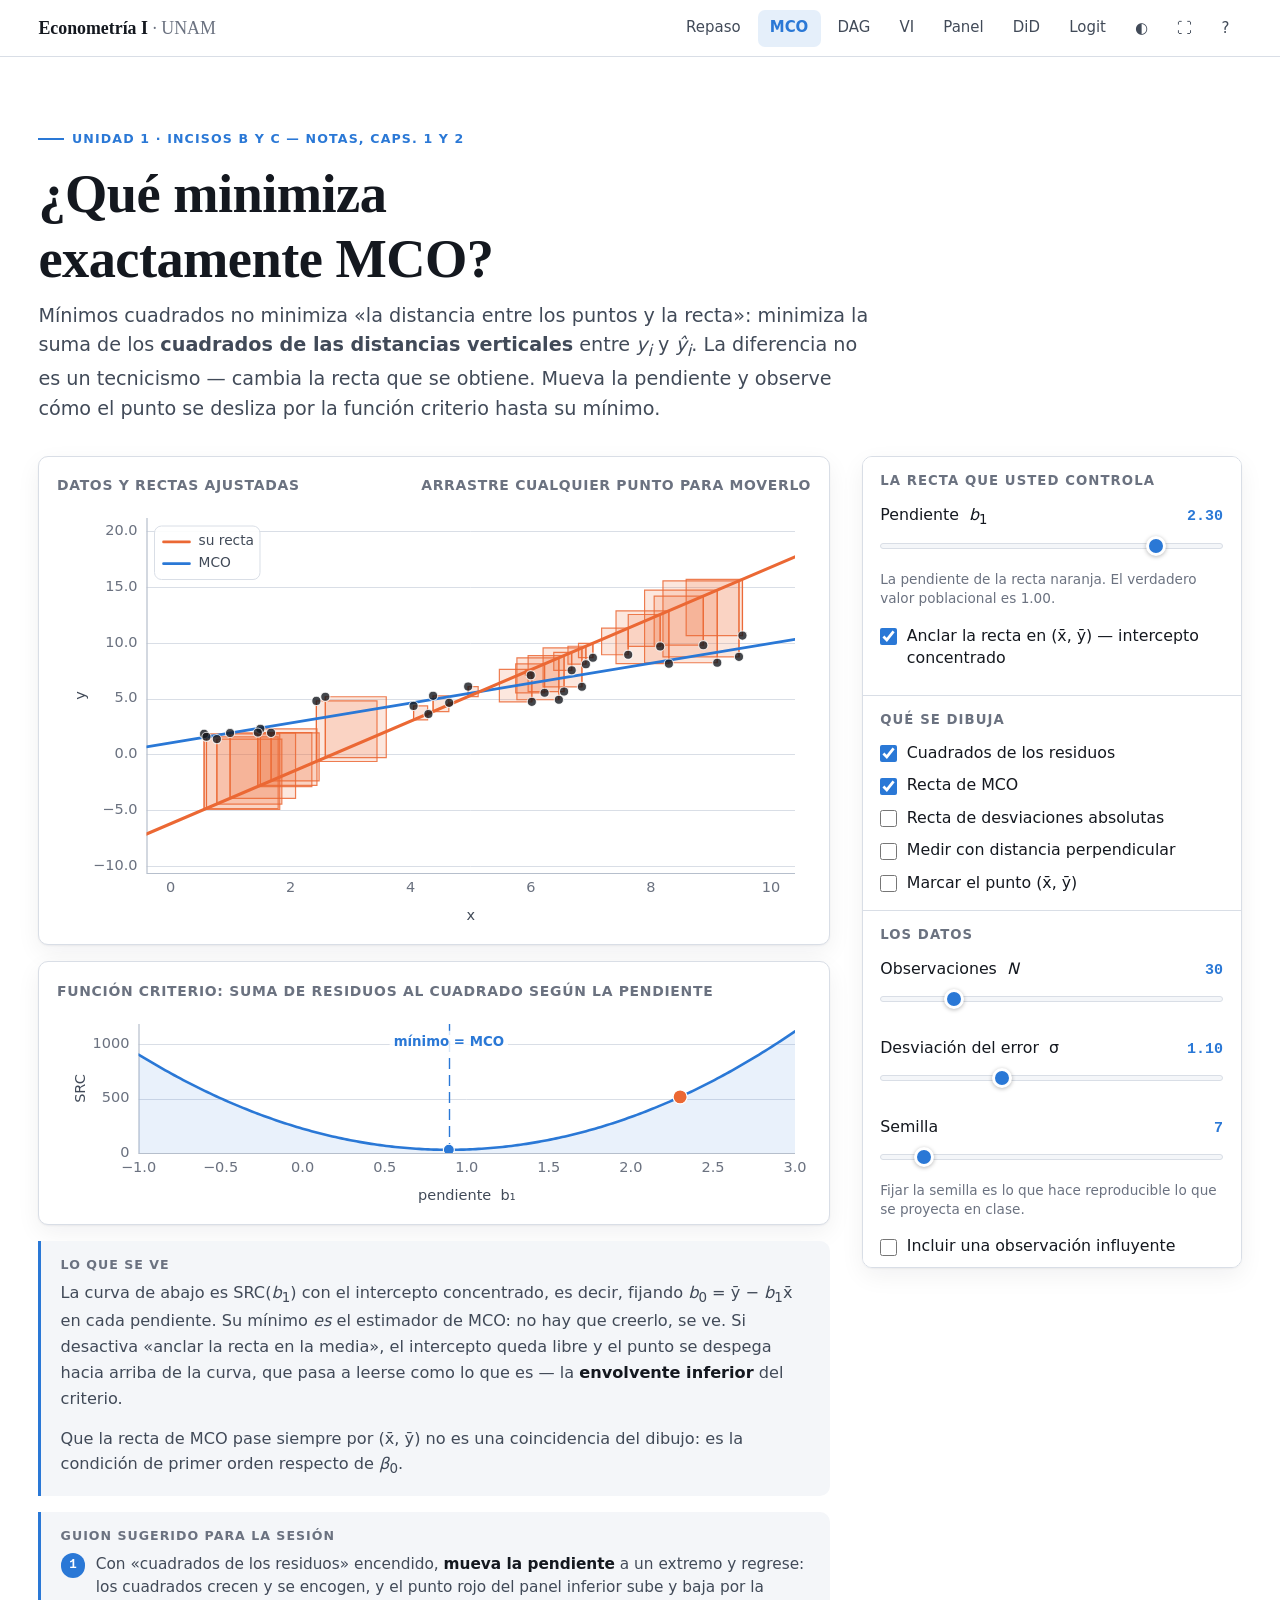
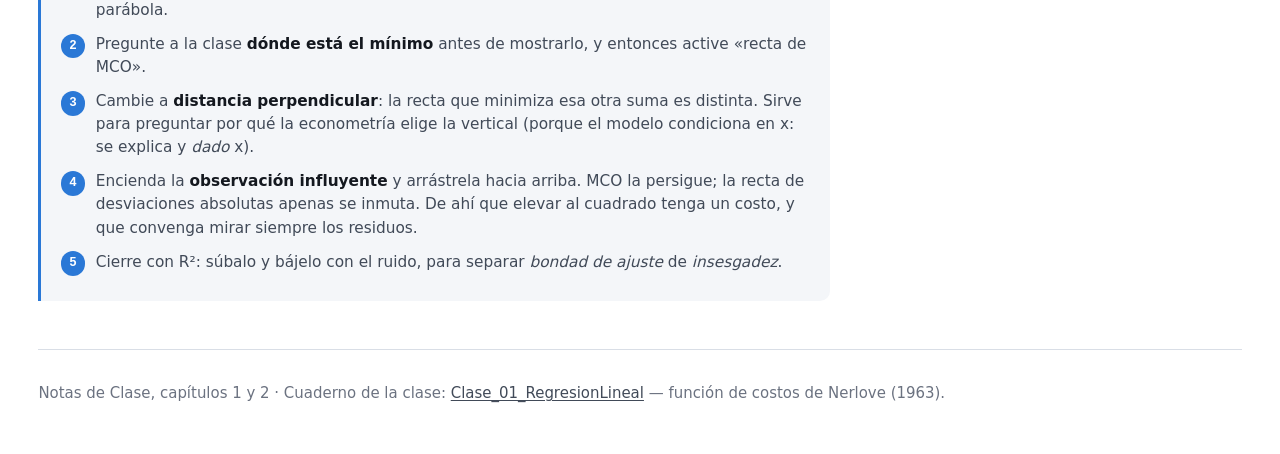
<file: docs/sim/mco.html>
<!doctype html>
<html lang="es">
<head>
<meta charset="utf-8">
<meta name="viewport" content="width=device-width, initial-scale=1">
<title>¿Qué minimiza MCO? · Econometría I · UNAM</title>
<meta name="description" content="Simulador para clase: la recta de mínimos cuadrados como solución de un problema de minimización, la distancia vertical frente a la perpendicular, y la sensibilidad a observaciones influyentes.">
<link rel="stylesheet" href="../assets/estilo.css">
</head>
<body>

<div class="envoltura">

  <header class="encabezado">
    <div class="marbete">Unidad 1 · incisos b y c — Notas, caps. 1 y 2</div>
    <h1>¿Qué minimiza exactamente MCO?</h1>
    <p class="entrada">
      Mínimos cuadrados no minimiza «la distancia entre los puntos y la recta»: minimiza la suma
      de los <strong>cuadrados de las distancias verticales</strong> entre <em>y<sub>i</sub></em>
      y <em>ŷ<sub>i</sub></em>. La diferencia no es un tecnicismo — cambia la recta que se
      obtiene. Mueva la pendiente y observe cómo el punto se desliza por la función criterio
      hasta su mínimo.
    </p>
  </header>

  <div class="lab">
    <div>

      <div class="lienzo-caja">
        <div class="lienzo-titulo">
          <span>Datos y rectas ajustadas</span>
          <span id="pista">arrastre cualquier punto para moverlo</span>
        </div>
        <canvas id="cv1"></canvas>
      </div>

      <div class="lienzo-caja">
        <div class="lienzo-titulo">
          <span>Función criterio: suma de residuos al cuadrado según la pendiente</span>
        </div>
        <canvas id="cv2"></canvas>
      </div>

      <div class="glosa">
        <h4>Lo que se ve</h4>
        <p>
          La curva de abajo es SRC(<em>b</em><sub>1</sub>) con el intercepto concentrado, es decir,
          fijando <em>b</em><sub>0</sub> = ȳ − <em>b</em><sub>1</sub>x̄ en cada pendiente. Su
          mínimo <em>es</em> el estimador de MCO: no hay que creerlo, se ve. Si desactiva «anclar
          la recta en la media», el intercepto queda libre y el punto se despega hacia arriba de
          la curva, que pasa a leerse como lo que es — la <strong>envolvente inferior</strong>
          del criterio.
        </p>
        <p>
          Que la recta de MCO pase siempre por (x̄, ȳ) no es una coincidencia del dibujo: es la
          condición de primer orden respecto de <em>β</em><sub>0</sub>.
        </p>
      </div>

      <div class="glosa guion-caja">
        <h4>Guion sugerido para la sesión</h4>
        <ol class="guion">
          <li>Con «cuadrados de los residuos» encendido, <strong>mueva la pendiente</strong> a un
            extremo y regrese: los cuadrados crecen y se encogen, y el punto rojo del panel
            inferior sube y baja por la parábola.</li>
          <li>Pregunte a la clase <strong>dónde está el mínimo</strong> antes de mostrarlo, y
            entonces active «recta de MCO».</li>
          <li>Cambie a <strong>distancia perpendicular</strong>: la recta que minimiza esa otra
            suma es distinta. Sirve para preguntar por qué la econometría elige la vertical
            (porque el modelo condiciona en x: se explica y <em>dado</em> x).</li>
          <li>Encienda la <strong>observación influyente</strong> y arrástrela hacia arriba. MCO
            la persigue; la recta de desviaciones absolutas apenas se inmuta. De ahí que elevar
            al cuadrado tenga un costo, y que convenga mirar siempre los residuos.</li>
          <li>Cierre con R²: súbalo y bájelo con el ruido, para separar
            <em>bondad de ajuste</em> de <em>insesgadez</em>.</li>
        </ol>
      </div>

    </div>

    <aside class="panel">

      <section class="panel-seccion">
        <h3>La recta que usted controla</h3>

        <div class="control">
          <div class="control-etiqueta"><span class="nom">Pendiente &nbsp;<em>b</em><sub>1</sub></span><span class="val"></span></div>
          <input type="range" id="b1" min="-1" max="3" step="0.01" value="2.3" data-dec="2">
          <div class="control-nota">La pendiente de la recta naranja. El verdadero valor poblacional es 1.00.</div>
        </div>

        <label class="casilla">
          <input type="checkbox" id="anclar" checked>
          <span>Anclar la recta en (x̄, ȳ) — intercepto concentrado</span>
        </label>

        <div class="control" id="caja-b0" hidden>
          <div class="control-etiqueta"><span class="nom">Intercepto &nbsp;<em>b</em><sub>0</sub></span><span class="val"></span></div>
          <input type="range" id="b0" min="-4" max="4" step="0.05" value="0" data-dec="2">
        </div>
      </section>

      <section class="panel-seccion">
        <h3>Qué se dibuja</h3>
        <label class="casilla"><input type="checkbox" id="verCuadrados" checked><span>Cuadrados de los residuos</span></label>
        <label class="casilla"><input type="checkbox" id="verMco" checked><span>Recta de MCO</span></label>
        <label class="casilla"><input type="checkbox" id="verLad"><span>Recta de desviaciones absolutas</span></label>
        <label class="casilla"><input type="checkbox" id="verPerp"><span>Medir con distancia perpendicular</span></label>
        <label class="casilla"><input type="checkbox" id="verMedias"><span>Marcar el punto (x̄, ȳ)</span></label>
      </section>

      <section class="panel-seccion">
        <h3>Los datos</h3>

        <div class="control">
          <div class="control-etiqueta"><span class="nom">Observaciones &nbsp;<em>N</em></span><span class="val"></span></div>
          <input type="range" id="N" min="8" max="120" step="1" value="30" data-dec="0">
        </div>

        <div class="control">
          <div class="control-etiqueta"><span class="nom">Desviación del error &nbsp;σ</span><span class="val"></span></div>
          <input type="range" id="sigma" min="0.1" max="3" step="0.05" value="1.1" data-dec="2">
        </div>

        <div class="control">
          <div class="control-etiqueta"><span class="nom">Semilla</span><span class="val"></span></div>
          <input type="range" id="semilla" min="1" max="60" step="1" value="7" data-dec="0">
          <div class="control-nota">Fijar la semilla es lo que hace reproducible lo que se proyecta en clase.</div>
        </div>

        <label class="casilla"><input type="checkbox" id="atipico"><span>Incluir una observación influyente</span></label>
      </section>

      <section class="panel-seccion">
        <h3>Resultados</h3>
        <div class="lecturas">
          <div class="lectura destaca"><span class="k">SRC de <em>su</em> recta</span><span class="v naranja" id="r-srcManual">—</span></div>
          <div class="lectura destaca"><span class="k">SRC de MCO — el mínimo</span><span class="v azul" id="r-srcMco">—</span></div>
          <div class="lectura"><span class="k">Exceso sobre el mínimo</span><span class="v" id="r-exceso">—</span></div>
          <div class="lectura"><span class="k">β̂₀ de MCO</span><span class="v azul" id="r-b0">—</span></div>
          <div class="lectura"><span class="k">β̂₁ de MCO</span><span class="v azul" id="r-b1">—</span></div>
          <div class="lectura"><span class="k">R² — bondad de ajuste</span><span class="v gris" id="r-r2">—</span></div>
          <div class="lectura"><span class="k">σ̂ — desviación del error</span><span class="v gris" id="r-sigma">—</span></div>
          <div class="lectura" id="fila-lad" hidden><span class="k">Pendiente por desv. absolutas</span><span class="v violeta" id="r-lad">—</span></div>
        </div>
      </section>

      <section class="panel-seccion">
        <div class="botonera">
          <button class="boton secundario" id="btn-mco">Llevar a MCO</button>
          <button class="boton secundario" id="btn-reiniciar">Reiniciar</button>
        </div>
      </section>

    </aside>
  </div>

  <footer class="pie-sitio">
    <p>
      Notas de Clase, capítulos 1 y 2 · Cuaderno de la clase:
      <a href="https://github.com/benjov/Econometria-I-2026/blob/main/Clase_01_RegresionLineal/Regresion_Lineal.ipynb">Clase_01_RegresionLineal</a>
      — función de costos de Nerlove (1963).
    </p>
  </footer>

</div>

<script src="../assets/lab.js"></script>
<script>
(function () {
  'use strict';

  const cv1 = document.getElementById('cv1');
  const cv2 = document.getElementById('cv2');
  const g1 = new Lab.Grafica(cv1, { razon: 0.56, minAlto: 260, maxAlto: 480 });
  const g2 = new Lab.Grafica(cv2, { razon: 0.26, minAlto: 150, maxAlto: 230 });

  const BETA0 = 0.5, BETA1 = 1.0;      // valores poblacionales
  const XLIM = [-0.4, 10.4];

  let datos = [];        // [[x, y], ...]
  let arrastrando = -1;
  let firmaDatos = '';   // para no regenerar si no cambió nada relevante

  /* ---- Generación de los datos ------------------------------------------ */

  function generarSiHaceFalta() {
    const N = Lab.val('N'), s = Lab.val('sigma'), sem = Lab.val('semilla'), at = Lab.val('atipico');
    const firma = [N, s, sem, at].join('|');
    if (firma === firmaDatos) return;
    firmaDatos = firma;

    const g = Lab.rng(sem * 1013 + 17);
    datos = [];
    for (let i = 0; i < N; i++) {
      const x = 0.4 + 9.2 * g.u();
      datos.push([x, BETA0 + BETA1 * x + s * g.n()]);
    }
    if (at) datos.push([9.9, BETA0 + BETA1 * 9.9 - 7.5]);   // alto apalancamiento
  }

  /* ---- Estimadores ------------------------------------------------------- */

  function ajusteMco() {
    const X = datos.map((p) => [1, p[0]]);
    const y = datos.map((p) => p[1]);
    return Lab.mco(X, y);
  }

  /** Desviaciones absolutas mínimas por mínimos cuadrados reponderados. */
  function ajusteLad() {
    let b = [0, 1];
    for (let it = 0; it < 60; it++) {
      let s00 = 0, s01 = 0, s11 = 0, t0 = 0, t1 = 0;
      for (const [x, y] of datos) {
        const e = Math.abs(y - b[0] - b[1] * x);
        const w = 1 / Math.max(e, 1e-4);
        s00 += w; s01 += w * x; s11 += w * x * x;
        t0 += w * y; t1 += w * x * y;
      }
      const det = s00 * s11 - s01 * s01;
      if (Math.abs(det) < 1e-12) break;
      const nb = [(s11 * t0 - s01 * t1) / det, (s00 * t1 - s01 * t0) / det];
      const cambio = Math.abs(nb[0] - b[0]) + Math.abs(nb[1] - b[1]);
      b = nb;
      if (cambio < 1e-10) break;
    }
    return b;
  }

  /** Suma de cuadrados de la distancia vertical, o de la perpendicular. */
  function criterio(b0, b1, perpendicular) {
    let s = 0;
    const f = perpendicular ? 1 / (1 + b1 * b1) : 1;
    for (const [x, y] of datos) {
      const e = y - b0 - b1 * x;
      s += e * e * f;
    }
    return s;
  }

  /** Recta que minimiza la distancia perpendicular (regresión ortogonal). */
  function ajusteOrtogonal() {
    const mx = Lab.media(datos.map((p) => p[0]));
    const my = Lab.media(datos.map((p) => p[1]));
    let sxx = 0, syy = 0, sxy = 0;
    for (const [x, y] of datos) {
      sxx += (x - mx) * (x - mx); syy += (y - my) * (y - my); sxy += (x - mx) * (y - my);
    }
    const b1 = (syy - sxx + Math.sqrt((syy - sxx) * (syy - sxx) + 4 * sxy * sxy)) / (2 * sxy);
    return [my - b1 * mx, b1];
  }

  /* ---- Dibujo ------------------------------------------------------------ */

  function dibujar() {
    generarSiHaceFalta();

    const perp = Lab.val('verPerp');
    const anclar = Lab.val('anclar');
    document.getElementById('caja-b0').hidden = anclar;

    const mx = Lab.media(datos.map((p) => p[0]));
    const my = Lab.media(datos.map((p) => p[1]));

    const b1m = Lab.val('b1');
    const b0m = anclar ? my - b1m * mx : Lab.val('b0');

    const r = ajusteMco();
    const lad = ajusteLad();

    /* --- Panel superior: nube y rectas --- */

    const ys = datos.map((p) => p[1]);
    const yMin = Math.min(...ys, b0m + b1m * XLIM[0], b0m + b1m * XLIM[1]);
    const yMax = Math.max(...ys, b0m + b1m * XLIM[0], b0m + b1m * XLIM[1]);
    const pad = (yMax - yMin) * 0.12 + 0.5;
    const YLIM = [yMin - pad, yMax + pad];

    g1.marco({
      xlim: XLIM, ylim: YLIM,
      xlabel: 'x', ylabel: 'y',
      xdec: 0, ydec: 1
    });

    const recta = (b0, b1) => [[XLIM[0], b0 + b1 * XLIM[0]], [XLIM[1], b0 + b1 * XLIM[1]]];

    g1.recortado(() => {
      // Cuadrados o segmentos de residuo
      if (Lab.val('verCuadrados')) {
        const c = g1.ctx;
        c.save();
        c.strokeStyle = Lab.alfa(Lab.color('naranja'), .85);
        c.fillStyle = Lab.alfa(Lab.color('naranja'), .16);
        c.lineWidth = 1.2;
        datos.forEach(([x, y]) => {
          const yh = b0m + b1m * x;
          if (perp) {
            // Proyección perpendicular sobre la recta
            const t = (x + b1m * (y - b0m)) / (1 + b1m * b1m);
            const px = t, py = b0m + b1m * t;
            c.beginPath();
            c.moveTo(g1.x(x), g1.y(y));
            c.lineTo(g1.x(px), g1.y(py));
            c.stroke();
          } else {
            const X = g1.x(x), Y0 = g1.y(y), Y1 = g1.y(yh);
            const lado = Y1 - Y0;             // en píxeles: el cuadrado se ve cuadrado
            c.beginPath();
            c.rect(X, Y0, lado, lado);
            c.fill(); c.stroke();
            c.beginPath();
            c.moveTo(X, Y0); c.lineTo(X, Y1);
            c.stroke();
          }
        });
        c.restore();
      }

      // Recta de MCO
      if (Lab.val('verMco')) {
        g1.linea(recta(r.b[0], r.b[1]), { color: Lab.color('azul'), grosor: 2.8 });
      }
      // Recta de desviaciones absolutas
      if (Lab.val('verLad')) {
        g1.linea(recta(lad[0], lad[1]), { color: Lab.color('violeta'), grosor: 2.4, trazo: Lab.TRAZO.puntoRaya });
      }
      // Recta ortogonal, sólo cuando se mide con la perpendicular
      if (perp) {
        const o = ajusteOrtogonal();
        g1.linea(recta(o[0], o[1]), { color: Lab.color('gris'), grosor: 2, trazo: Lab.TRAZO.punteado });
      }
      // La recta del usuario, encima de todo
      g1.linea(recta(b0m, b1m), { color: Lab.color('naranja'), grosor: 3.2 });

      // Puntos
      g1.puntos(datos, { color: Lab.color('tinta'), r: 4.6, alfa: .8 });
      if (Lab.val('atipico')) {
        g1.marcas([datos[datos.length - 1]], { color: Lab.color('violeta'), r: 9, forma: 'aspa', grosor: 2.8 });
      }
      if (Lab.val('verMedias')) {
        g1.marcas([[mx, my]], { color: Lab.color('azul'), r: 10, grosor: 2.4 });
      }
    });

    const entradas = [{ texto: 'su recta', color: Lab.color('naranja') }];
    if (Lab.val('verMco')) entradas.push({ texto: 'MCO', color: Lab.color('azul') });
    if (Lab.val('verLad')) entradas.push({ texto: 'desv. absolutas', color: Lab.color('violeta'), trazo: Lab.TRAZO.puntoRaya });
    if (perp) entradas.push({ texto: 'ortogonal', color: Lab.color('gris'), trazo: Lab.TRAZO.punteado });
    g1.leyenda(entradas, { esquina: 'si' });

    /* --- Panel inferior: la función criterio --- */

    const b1lo = -1, b1hi = 3;
    const curva = [];
    for (let i = 0; i <= 220; i++) {
      const b = b1lo + (b1hi - b1lo) * i / 220;
      curva.push([b, criterio(my - b * mx, b, perp)]);
    }
    const cMin = Math.min(...curva.map((p) => p[1]));
    const cMax = Math.max(...curva.map((p) => p[1]));
    const actual = criterio(b0m, b1m, perp);
    const techo = Math.max(cMax, actual) * 1.06;

    g2.marco({
      xlim: [b1lo, b1hi], ylim: [0, techo],
      xlabel: 'pendiente  b₁',
      ylabel: perp ? 'suma perpendicular' : 'SRC',
      nyticks: 3, xdec: 1, ydec: 0
    });

    g2.recortado(() => {
      g2.area(curva, { color: Lab.alfa(Lab.color('azul'), .10) });
      g2.linea(curva, { color: Lab.color('azul'), grosor: 2.6 });

      // Mínimo de la curva
      const iMin = curva.reduce((k, p, i) => (p[1] < curva[k][1] ? i : k), 0);
      g2.vlinea(curva[iMin][0], { color: Lab.color('azul'), trazo: Lab.TRAZO.guion, grosor: 1.4 });
      g2.puntos([curva[iMin]], { color: Lab.color('azul'), r: 5.5 });

      // Posición actual
      g2.puntos([[b1m, actual]], { color: Lab.color('naranja'), r: 7 });
      if (!anclar && actual > curva[iMin][1] * 1.02) {
        const sobre = criterio(my - b1m * mx, b1m, perp);
        g2.linea([[b1m, sobre], [b1m, actual]], { color: Lab.color('naranja'), grosor: 1.6, trazo: Lab.TRAZO.punteado });
      }
      g2.rotulo(curva[iMin][0], techo * .86, 'mínimo = MCO', {
        color: Lab.color('azul'), align: 'center', tam: .92
      });
    });

    /* --- Lecturas --- */

    const srcMco = r.src;
    Lab.mostrar('r-srcManual', Lab.fmt(criterio(b0m, b1m, false), 2), 'naranja');
    Lab.mostrar('r-srcMco', Lab.fmt(srcMco, 2), 'azul');
    const exceso = criterio(b0m, b1m, false) - srcMco;
    Lab.mostrar('r-exceso', (exceso < 1e-6 ? '0.00 — es MCO' : '+' + Lab.fmt(exceso, 2)),
      exceso < 1e-6 ? 'azul' : 'gris');
    Lab.mostrar('r-b0', Lab.fmt(r.b[0], 3), 'azul');
    Lab.mostrar('r-b1', Lab.fmt(r.b[1], 3), 'azul');
    Lab.mostrar('r-r2', Lab.fmt(r.r2, 3), 'gris');
    Lab.mostrar('r-sigma', Lab.fmt(r.sigma, 3), 'gris');

    document.getElementById('fila-lad').hidden = !Lab.val('verLad');
    Lab.mostrar('r-lad', Lab.fmt(lad[1], 3), 'violeta');

    document.getElementById('pista').textContent =
      arrastrando >= 0 ? 'soltando…' : 'arrastre cualquier punto para moverlo';
  }

  /* ---- Interacción: arrastrar puntos ------------------------------------- */

  function indiceCercano(ev) {
    const [dx, dy] = g1.aDatos(ev.clientX, ev.clientY);
    let mejor = -1, dist = Infinity;
    datos.forEach(([x, y], i) => {
      const px = g1.x(x) - g1.x(dx), py = g1.y(y) - g1.y(dy);
      const d = px * px + py * py;
      if (d < dist) { dist = d; mejor = i; }
    });
    return dist < 400 ? mejor : -1;   // 20 px de radio
  }

  cv1.addEventListener('pointerdown', (ev) => {
    const i = indiceCercano(ev);
    if (i < 0) return;
    arrastrando = i;
    cv1.setPointerCapture(ev.pointerId);
    cv1.style.cursor = 'grabbing';
    ev.preventDefault();
  });

  cv1.addEventListener('pointermove', (ev) => {
    if (arrastrando < 0) {
      cv1.style.cursor = indiceCercano(ev) >= 0 ? 'grab' : 'default';
      return;
    }
    const [x, y] = g1.aDatos(ev.clientX, ev.clientY);
    datos[arrastrando] = [Math.max(XLIM[0], Math.min(XLIM[1], x)), y];
    dibujar();
  });

  const soltar = () => { arrastrando = -1; cv1.style.cursor = 'default'; dibujar(); };
  cv1.addEventListener('pointerup', soltar);
  cv1.addEventListener('pointercancel', soltar);

  /* ---- Botones ----------------------------------------------------------- */

  document.getElementById('btn-mco').addEventListener('click', () => {
    const r = ajusteMco();
    const b1 = document.getElementById('b1');
    b1.value = Math.max(-1, Math.min(3, r.b[1]));
    document.getElementById('anclar').checked = true;
    b1.dispatchEvent(new Event('input'));
  });

  document.getElementById('btn-reiniciar').addEventListener('click', () => {
    window.dispatchEvent(new Event('lab:reiniciar'));
  });

  /* ---- Arranque ---------------------------------------------------------- */

  Lab.iniciar(dibujar).then(() => {
    Lab.enlazar(dibujar);
    window.addEventListener('lab:reiniciar', () => { firmaDatos = ''; });
  });
})();
</script>
</body>
</html>
</file>
<file: docs/assets/estilo.css>
/* ============================================================================
   Econometría I — Facultad de Ciencias, UNAM
   Hoja de estilo del sitio del curso.

   Diseñada para PROYECCIÓN EN CLASE: tipografía grande, alto contraste,
   una idea por vista. La paleta es la misma que la de `figuras_notas.py`
   (azul / naranja / violeta, validada para daltonismo), de modo que las
   figuras de las Notas de Clase y las de este sitio se leen como un solo
   sistema visual.
   ========================================================================= */

/* --- Paleta y variables --------------------------------------------------- */

:root {
  /* Serie de datos — idéntica a la de las Notas de Clase */
  --azul:     #2a78d6;
  --naranja:  #eb6834;
  --violeta:  #4a3aa7;
  --gris:     #6b7280;

  /* Superficies y texto (tema claro) */
  --fondo:      #ffffff;
  --fondo-alt:  #f4f6f9;
  --fondo-caja: #ffffff;
  --tinta:      #14181f;
  --tinta-media:#414a58;
  --tinta-suave:#6b7280;
  --borde:      #d9dee6;
  --borde-firme:#b6bfcc;

  --acento: var(--azul);
  --sombra: 0 1px 2px rgba(20, 24, 31, .05), 0 8px 24px rgba(20, 24, 31, .06);

  /* Tipografía */
  --serif: "Iowan Old Style", "Palatino Linotype", Palatino, "Book Antiqua",
           Georgia, "Times New Roman", serif;
  --sans:  system-ui, -apple-system, "Segoe UI", Roboto, "Helvetica Neue",
           Arial, sans-serif;
  --mono:  ui-monospace, SFMono-Regular, "SF Mono", Menlo, Consolas,
           "Liberation Mono", monospace;

  /* Escala global — el presentador la ajusta en vivo con + / − */
  --escala: 1;
  --base: calc(17px * var(--escala));

  --radio: 10px;
  --ancho: 1500px;
}

@media (prefers-color-scheme: dark) {
  :root:not([data-tema="claro"]) {
    --azul:     #5b9ce8;
    --naranja:  #ff8a5c;
    --violeta:  #9b8cf0;
    --gris:     #98a2b3;

    --fondo:      #10141b;
    --fondo-alt:  #171d27;
    --fondo-caja: #1a212c;
    --tinta:      #e9edf4;
    --tinta-media:#b3bdcc;
    --tinta-suave:#8b95a5;
    --borde:      #2b3441;
    --borde-firme:#3d4857;

    --sombra: 0 1px 2px rgba(0, 0, 0, .3), 0 8px 24px rgba(0, 0, 0, .35);
  }
}

:root[data-tema="oscuro"] {
  --azul:     #5b9ce8;
  --naranja:  #ff8a5c;
  --violeta:  #9b8cf0;
  --gris:     #98a2b3;

  --fondo:      #10141b;
  --fondo-alt:  #171d27;
  --fondo-caja: #1a212c;
  --tinta:      #e9edf4;
  --tinta-media:#b3bdcc;
  --tinta-suave:#8b95a5;
  --borde:      #2b3441;
  --borde-firme:#3d4857;

  --sombra: 0 1px 2px rgba(0, 0, 0, .3), 0 8px 24px rgba(0, 0, 0, .35);
}

/* --- Reinicio ------------------------------------------------------------- */

*, *::before, *::after { box-sizing: border-box; }

html { -webkit-text-size-adjust: 100%; }

body {
  margin: 0;
  background: var(--fondo);
  color: var(--tinta);
  font-family: var(--sans);
  font-size: var(--base);
  line-height: 1.6;
  -webkit-font-smoothing: antialiased;
  overflow-x: hidden;
}

h1, h2, h3, h4 {
  font-family: var(--serif);
  font-weight: 600;
  line-height: 1.2;
  margin: 0;
  letter-spacing: -.01em;
}

p { margin: 0 0 .85em; }
p:last-child { margin-bottom: 0; }

a { color: var(--acento); text-decoration-thickness: 1px; text-underline-offset: 2px; }
a:hover { text-decoration-thickness: 2px; }

code, kbd, samp { font-family: var(--mono); font-size: .9em; }

/* --- Envoltura ------------------------------------------------------------ */

.envoltura {
  max-width: var(--ancho);
  margin: 0 auto;
  padding: 0 clamp(1rem, 3vw, 2.5rem);
}

/* --- Barra superior ------------------------------------------------------- */

.barra {
  position: sticky;
  top: 0;
  z-index: 50;
  background: color-mix(in srgb, var(--fondo) 92%, transparent);
  backdrop-filter: saturate(180%) blur(12px);
  border-bottom: 1px solid var(--borde);
}

.barra-int {
  max-width: var(--ancho);
  margin: 0 auto;
  padding: .6rem clamp(1rem, 3vw, 2.5rem);
  display: flex;
  align-items: center;
  gap: 1rem;
  flex-wrap: wrap;
}

.marca {
  font-family: var(--serif);
  font-weight: 600;
  font-size: 1.05em;
  color: var(--tinta);
  text-decoration: none;
  white-space: nowrap;
}
.marca span { color: var(--tinta-suave); font-weight: 400; }

.barra nav {
  display: flex;
  gap: .3rem;
  margin-left: auto;
  align-items: center;
  flex-wrap: wrap;
}

.barra nav a, .boton-icono {
  font-size: .88em;
  padding: .35rem .7rem;
  border-radius: 7px;
  color: var(--tinta-media);
  text-decoration: none;
  border: 1px solid transparent;
  background: none;
  font-family: var(--sans);
  cursor: pointer;
  white-space: nowrap;
}
.barra nav a:hover, .boton-icono:hover {
  background: var(--fondo-alt);
  color: var(--tinta);
  border-color: var(--borde);
}
.barra nav a[aria-current="page"] {
  background: color-mix(in srgb, var(--acento) 12%, transparent);
  color: var(--acento);
  font-weight: 600;
}

/* --- Encabezado de página ------------------------------------------------- */

.encabezado { padding: clamp(2rem, 5vw, 4rem) 0 clamp(1.2rem, 3vw, 2rem); }

.marbete {
  display: inline-flex;
  align-items: center;
  gap: .5rem;
  font-size: .74em;
  font-weight: 600;
  letter-spacing: .09em;
  text-transform: uppercase;
  color: var(--acento);
  margin-bottom: .8rem;
}
.marbete::before {
  content: "";
  width: 1.6rem;
  height: 2px;
  background: currentColor;
  display: block;
}

.encabezado h1 {
  font-size: clamp(2rem, 4.4vw, 3.4rem);
  max-width: 22ch;
  margin-bottom: .5rem;
}

.entrada {
  font-size: clamp(1.02em, 1.5vw, 1.2em);
  color: var(--tinta-media);
  max-width: 68ch;
  line-height: 1.55;
}

/* --- Simulador: rejilla principal --------------------------------------- */

.lab {
  display: grid;
  grid-template-columns: minmax(0, 1fr) minmax(300px, 380px);
  gap: clamp(1rem, 2.5vw, 2rem);
  align-items: start;
  padding-bottom: 3rem;
}

@media (max-width: 980px) {
  .lab { grid-template-columns: minmax(0, 1fr); }
}

.lienzo-caja {
  background: var(--fondo-caja);
  border: 1px solid var(--borde);
  border-radius: var(--radio);
  padding: clamp(.7rem, 1.5vw, 1.1rem);
  box-shadow: var(--sombra);
  min-width: 0;
}

.lienzo-caja + .lienzo-caja { margin-top: 1rem; }

.lienzo-titulo {
  font-family: var(--sans);
  font-size: .82em;
  font-weight: 600;
  letter-spacing: .05em;
  text-transform: uppercase;
  color: var(--tinta-suave);
  margin-bottom: .5rem;
  display: flex;
  justify-content: space-between;
  align-items: baseline;
  gap: 1rem;
  flex-wrap: wrap;
}

canvas { display: block; width: 100%; touch-action: none; }

/* --- Panel de controles --------------------------------------------------- */

.panel {
  background: var(--fondo-caja);
  border: 1px solid var(--borde);
  border-radius: var(--radio);
  box-shadow: var(--sombra);
  position: sticky;
  top: 4.2rem;
  max-height: calc(100vh - 5.5rem);
  overflow-y: auto;
}

@media (max-width: 980px) {
  .panel { position: static; max-height: none; }
}

.panel-seccion {
  padding: 1rem 1.1rem;
  border-bottom: 1px solid var(--borde);
}
.panel-seccion:last-child { border-bottom: none; }

.panel-seccion h3 {
  font-family: var(--sans);
  font-size: .78em;
  font-weight: 700;
  letter-spacing: .08em;
  text-transform: uppercase;
  color: var(--tinta-suave);
  margin-bottom: .85rem;
}

/* Control deslizante */

.control { margin-bottom: 1.05rem; }
.control:last-child { margin-bottom: 0; }

.control-etiqueta {
  display: flex;
  justify-content: space-between;
  align-items: baseline;
  gap: .6rem;
  margin-bottom: .3rem;
  font-size: .93em;
}
.control-etiqueta .nom { color: var(--tinta); }
.control-etiqueta .val {
  font-family: var(--mono);
  font-size: .95em;
  font-weight: 600;
  color: var(--acento);
  font-variant-numeric: tabular-nums;
}

.control-nota {
  font-size: .8em;
  color: var(--tinta-suave);
  line-height: 1.4;
  margin-top: .28rem;
}

input[type="range"] {
  -webkit-appearance: none;
  appearance: none;
  width: 100%;
  height: 22px;
  background: none;
  cursor: grab;
  margin: 0;
}
input[type="range"]:active { cursor: grabbing; }

input[type="range"]::-webkit-slider-runnable-track {
  height: 6px;
  border-radius: 3px;
  background: var(--fondo-alt);
  border: 1px solid var(--borde);
}
input[type="range"]::-moz-range-track {
  height: 6px;
  border-radius: 3px;
  background: var(--fondo-alt);
  border: 1px solid var(--borde);
}

input[type="range"]::-webkit-slider-thumb {
  -webkit-appearance: none;
  appearance: none;
  width: 20px;
  height: 20px;
  margin-top: -8px;
  border-radius: 50%;
  background: var(--acento);
  border: 3px solid var(--fondo-caja);
  box-shadow: 0 1px 4px rgba(0, 0, 0, .28);
}
input[type="range"]::-moz-range-thumb {
  width: 20px;
  height: 20px;
  border-radius: 50%;
  background: var(--acento);
  border: 3px solid var(--fondo-caja);
  box-shadow: 0 1px 4px rgba(0, 0, 0, .28);
}

input[type="range"]:focus-visible { outline: none; }
input[type="range"]:focus-visible::-webkit-slider-thumb {
  box-shadow: 0 0 0 4px color-mix(in srgb, var(--acento) 35%, transparent);
}
input[type="range"]:focus-visible::-moz-range-thumb {
  box-shadow: 0 0 0 4px color-mix(in srgb, var(--acento) 35%, transparent);
}

/* Casilla */

.casilla {
  display: flex;
  align-items: flex-start;
  gap: .6rem;
  cursor: pointer;
  margin-bottom: .65rem;
  font-size: .93em;
  line-height: 1.4;
}
.casilla:last-child { margin-bottom: 0; }
.casilla input { margin: .25em 0 0; width: 17px; height: 17px; accent-color: var(--acento); cursor: pointer; flex: none; }

/* Grupo de opciones */

.opciones { display: flex; flex-wrap: wrap; gap: .4rem; }

.opciones label {
  flex: 1 1 auto;
  text-align: center;
  padding: .42rem .6rem;
  border: 1px solid var(--borde-firme);
  border-radius: 7px;
  font-size: .88em;
  cursor: pointer;
  color: var(--tinta-media);
  white-space: nowrap;
  transition: background .12s, color .12s;
}
.opciones input { position: absolute; opacity: 0; pointer-events: none; }
.opciones label:hover { background: var(--fondo-alt); }
.opciones input:checked + span,
.opciones label:has(input:checked) {
  background: var(--acento);
  color: #fff;
  border-color: var(--acento);
  font-weight: 600;
}
:root[data-tema="oscuro"] .opciones label:has(input:checked) { color: #0d1117; }
@media (prefers-color-scheme: dark) {
  :root:not([data-tema="claro"]) .opciones label:has(input:checked) { color: #0d1117; }
}

/* Botones */

.boton {
  display: inline-flex;
  align-items: center;
  justify-content: center;
  gap: .45rem;
  padding: .55rem 1rem;
  border-radius: 8px;
  border: 1px solid var(--acento);
  background: var(--acento);
  color: #fff;
  font-family: var(--sans);
  font-size: .92em;
  font-weight: 600;
  cursor: pointer;
  width: 100%;
}
:root[data-tema="oscuro"] .boton { color: #0d1117; }
@media (prefers-color-scheme: dark) {
  :root:not([data-tema="claro"]) .boton { color: #0d1117; }
}
.boton:hover { filter: brightness(1.08); }
.boton:disabled { opacity: .5; cursor: progress; }

.boton.secundario {
  background: none;
  color: var(--tinta-media);
  border-color: var(--borde-firme);
}
.boton.secundario:hover { background: var(--fondo-alt); color: var(--tinta); filter: none; }
/* En tema oscuro, la regla de .boton (texto oscuro sobre el acento) ganaba por
   especificidad y dejaba el botón secundario con texto invisible. */
:root[data-tema="oscuro"] .boton.secundario { color: var(--tinta-media); }
@media (prefers-color-scheme: dark) {
  :root:not([data-tema="claro"]) .boton.secundario { color: var(--tinta-media); }
}

.botonera { display: flex; gap: .5rem; }

/* --- Lectura de resultados ------------------------------------------------ */

.lecturas { display: grid; gap: .55rem; }

.lectura {
  display: flex;
  justify-content: space-between;
  align-items: baseline;
  gap: .8rem;
  padding-bottom: .5rem;
  border-bottom: 1px dashed var(--borde);
  font-size: .93em;
}
.lectura:last-child { border-bottom: none; padding-bottom: 0; }
.lectura .k { color: var(--tinta-media); min-width: 0; }
.lectura .v {
  font-family: var(--mono);
  font-weight: 700;
  font-size: 1.06em;
  font-variant-numeric: tabular-nums;
  white-space: nowrap;
}

.lectura.destaca {
  background: var(--fondo-alt);
  margin: 0 -1.1rem;
  padding: .6rem 1.1rem;
  border-bottom: none;
  border-left: 3px solid var(--acento);
}
.lectura.destaca .v { font-size: 1.25em; }

.v.azul    { color: var(--azul); }
.v.naranja { color: var(--naranja); }
.v.violeta { color: var(--violeta); }
.v.gris    { color: var(--tinta-suave); }

/* Señal semafórica para diagnósticos (F < 10, cobertura, etc.) */
.senal { font-size: .8em; font-weight: 600; padding: .1rem .45rem; border-radius: 5px; }
.senal.bien  { color: var(--azul);    background: color-mix(in srgb, var(--azul) 14%, transparent); }
.senal.mal   { color: var(--naranja); background: color-mix(in srgb, var(--naranja) 16%, transparent); }

/* --- Nota al pie del simulador ------------------------------------------ */

.glosa {
  border-left: 3px solid var(--acento);
  background: var(--fondo-alt);
  padding: 1rem 1.2rem;
  border-radius: 0 var(--radio) var(--radio) 0;
  font-size: .95em;
  color: var(--tinta-media);
  margin-top: 1rem;
}
.glosa strong { color: var(--tinta); }
.glosa h4 {
  font-family: var(--sans);
  font-size: .78em;
  letter-spacing: .08em;
  text-transform: uppercase;
  color: var(--tinta-suave);
  margin-bottom: .5rem;
}

.glosa.aviso { border-left-color: var(--naranja); }

/* --- Guion de clase ------------------------------------------------------- */

.guion { counter-reset: paso; list-style: none; padding: 0; margin: .6rem 0 0; }
.guion li {
  counter-increment: paso;
  position: relative;
  padding-left: 2.2rem;
  margin-bottom: .7rem;
  font-size: .95em;
  color: var(--tinta-media);
  line-height: 1.5;
}
.guion li::before {
  content: counter(paso);
  position: absolute;
  left: 0;
  top: .05em;
  width: 1.55rem;
  height: 1.55rem;
  border-radius: 50%;
  background: var(--acento);
  color: #fff;
  font-family: var(--mono);
  font-size: .78rem;
  font-weight: 700;
  display: grid;
  place-items: center;
}
:root[data-tema="oscuro"] .guion li::before { color: #0d1117; }
@media (prefers-color-scheme: dark) {
  :root:not([data-tema="claro"]) .guion li::before { color: #0d1117; }
}
.guion li strong { color: var(--tinta); }

/* --- Portada del curso ---------------------------------------------------- */

.portada { padding: clamp(2.5rem, 6vw, 5rem) 0 clamp(1.4rem, 3vw, 2.4rem); }

.portada h1 {
  font-size: clamp(2.6rem, 6.5vw, 5rem);
  letter-spacing: -.025em;
  margin-bottom: .25rem;
}

.portada .subtitulo {
  font-family: var(--serif);
  font-size: clamp(1.05rem, 2vw, 1.5rem);
  color: var(--tinta-media);
  margin-bottom: 1.5rem;
}

.equipo {
  display: flex;
  flex-wrap: wrap;
  gap: 1rem 2.4rem;
  margin-top: 1.8rem;
  padding-top: 1.4rem;
  border-top: 1px solid var(--borde);
}
.equipo .rol {
  display: block;
  font-size: .72em;
  font-weight: 700;
  letter-spacing: .09em;
  text-transform: uppercase;
  color: var(--tinta-suave);
  margin-bottom: .2rem;
}
.equipo .nom { font-size: .98em; color: var(--tinta); }
.equipo a { color: var(--tinta-media); }

/* Ficha de datos rápidos */

.ficha {
  display: grid;
  grid-template-columns: repeat(auto-fit, minmax(185px, 1fr));
  gap: 1px;
  background: var(--borde);
  border: 1px solid var(--borde);
  border-radius: var(--radio);
  overflow: hidden;
  margin-top: 2.2rem;
}
.ficha > div { background: var(--fondo-caja); padding: 1rem 1.15rem; }
.ficha .k {
  display: block;
  font-size: .71em;
  font-weight: 700;
  letter-spacing: .09em;
  text-transform: uppercase;
  color: var(--tinta-suave);
  margin-bottom: .35rem;
}
.ficha .v { font-size: 1em; color: var(--tinta); line-height: 1.4; }
.ficha .v em { color: var(--tinta-media); font-size: .88em; font-style: normal; display: block; }

/* --- Unidades del temario ------------------------------------------------- */

.unidades { display: grid; grid-template-columns: repeat(auto-fit, minmax(300px, 1fr)); gap: 1.1rem; }

.unidad {
  background: var(--fondo-caja);
  border: 1px solid var(--borde);
  border-radius: var(--radio);
  padding: 1.35rem 1.45rem;
  box-shadow: var(--sombra);
  position: relative;
  overflow: hidden;
  display: flex;
  flex-direction: column;
}
.unidad::before { content: ""; position: absolute; inset: 0 auto 0 0; width: 4px; background: var(--acento); }
.unidad.u2 { --acento: var(--naranja); }
.unidad.u3 { --acento: var(--violeta); }
.unidad.u4 { --acento: var(--gris); }

.unidad .cabeza-u {
  display: flex;
  justify-content: space-between;
  align-items: baseline;
  gap: 1rem;
  margin-bottom: .45rem;
}
.unidad .num {
  font-size: .73em;
  font-weight: 700;
  letter-spacing: .09em;
  text-transform: uppercase;
  color: var(--acento);
}
.unidad .semanas {
  font-size: .78em;
  color: var(--tinta-suave);
  background: var(--fondo-alt);
  border: 1px solid var(--borde);
  padding: .12rem .55rem;
  border-radius: 20px;
  white-space: nowrap;
}
.unidad h3 { font-size: 1.24em; margin-bottom: .55rem; }
.unidad ul { margin: 0; padding-left: 1.15rem; font-size: .92em; color: var(--tinta-media); line-height: 1.5; }
.unidad li { margin-bottom: .22rem; }
.unidad .pie-u {
  margin-top: auto;
  padding-top: .95rem;
  font-size: .84em;
  color: var(--tinta-suave);
}
.unidad .pie-u code { font-size: .95em; color: var(--tinta-media); }

/* --- Índice: tarjetas de simulador ---------------------------------------- */

.rejilla-tarjetas {
  display: grid;
  grid-template-columns: repeat(auto-fill, minmax(320px, 1fr));
  gap: 1.1rem;
}

.tarjeta {
  display: flex;
  flex-direction: column;
  background: var(--fondo-caja);
  border: 1px solid var(--borde);
  border-radius: var(--radio);
  padding: 1.3rem;
  text-decoration: none;
  color: inherit;
  box-shadow: var(--sombra);
  transition: transform .14s ease, border-color .14s ease;
  position: relative;
  overflow: hidden;
}
.tarjeta::before {
  content: "";
  position: absolute;
  inset: 0 auto 0 0;
  width: 4px;
  background: var(--acento);
}
.tarjeta:hover { transform: translateY(-3px); border-color: var(--borde-firme); }

.tarjeta .cabeza {
  display: flex;
  align-items: center;
  gap: .55rem;
  font-size: .74em;
  font-weight: 700;
  letter-spacing: .07em;
  text-transform: uppercase;
  color: var(--tinta-suave);
  margin-bottom: .55rem;
  flex-wrap: wrap;
}
.tarjeta .cabeza .u {
  color: var(--acento);
  background: color-mix(in srgb, var(--acento) 12%, transparent);
  padding: .15rem .45rem;
  border-radius: 5px;
}

.tarjeta h3 { font-size: 1.28em; margin-bottom: .45rem; }
.tarjeta p { font-size: .93em; color: var(--tinta-media); line-height: 1.5; }

.tarjeta .pie {
  margin-top: auto;
  padding-top: .9rem;
  font-size: .84em;
  color: var(--tinta-suave);
  display: flex;
  gap: .5rem;
  align-items: center;
  flex-wrap: wrap;
}

.tarjeta.t-naranja { --acento: var(--naranja); }
.tarjeta.t-violeta { --acento: var(--violeta); }

/* --- Tablas --------------------------------------------------------------- */

.tabla-caja { overflow-x: auto; border: 1px solid var(--borde); border-radius: var(--radio); background: var(--fondo-caja); }

table { border-collapse: collapse; width: 100%; font-size: .93em; }

th, td { padding: .6rem .85rem; text-align: left; border-bottom: 1px solid var(--borde); }
th {
  font-size: .78em;
  font-weight: 700;
  letter-spacing: .06em;
  text-transform: uppercase;
  color: var(--tinta-suave);
  white-space: nowrap;
}
tbody tr:last-child td { border-bottom: none; }
td.num, th.num { text-align: right; font-family: var(--mono); font-variant-numeric: tabular-nums; }

/* --- Secciones ------------------------------------------------------------ */

.seccion { padding: clamp(1.5rem, 3.5vw, 3rem) 0; }
.seccion h2 { font-size: clamp(1.5rem, 2.8vw, 2.1rem); margin-bottom: .4rem; }
.seccion > .entrada { margin-bottom: 1.6rem; }

.regla { border: none; border-top: 1px solid var(--borde); margin: 0; }

/* --- Pie ------------------------------------------------------------------ */

.pie-sitio {
  border-top: 1px solid var(--borde);
  padding: 2rem 0 3rem;
  font-size: .88em;
  color: var(--tinta-suave);
}
.pie-sitio a { color: var(--tinta-media); }

/* --- Ayuda de teclado ----------------------------------------------------- */

kbd {
  display: inline-block;
  padding: .1rem .4rem;
  border: 1px solid var(--borde-firme);
  border-bottom-width: 2px;
  border-radius: 5px;
  background: var(--fondo-alt);
  font-size: .82em;
  color: var(--tinta-media);
  line-height: 1.4;
}

#ayuda-teclas {
  position: fixed;
  inset: 0;
  z-index: 100;
  display: none;
  place-items: center;
  background: rgba(10, 13, 18, .55);
  backdrop-filter: blur(3px);
  padding: 1rem;
}
#ayuda-teclas[data-abierto] { display: grid; }
#ayuda-teclas .caja {
  background: var(--fondo-caja);
  border: 1px solid var(--borde-firme);
  border-radius: var(--radio);
  padding: 1.6rem 1.8rem;
  max-width: 460px;
  width: 100%;
  box-shadow: 0 20px 60px rgba(0, 0, 0, .35);
}
#ayuda-teclas h3 { font-size: 1.25em; margin-bottom: 1rem; }
#ayuda-teclas dl { display: grid; grid-template-columns: auto 1fr; gap: .6rem 1rem; margin: 0; align-items: baseline; }
#ayuda-teclas dt { text-align: right; }
#ayuda-teclas dd { margin: 0; color: var(--tinta-media); font-size: .93em; }

/* --- Utilidades ----------------------------------------------------------- */

.oculto-visual {
  position: absolute; width: 1px; height: 1px; overflow: hidden;
  clip: rect(0 0 0 0); clip-path: inset(50%); white-space: nowrap;
}

.fila-dos { display: grid; grid-template-columns: 1fr 1fr; gap: 1rem; }
@media (max-width: 720px) { .fila-dos { grid-template-columns: 1fr; } }

.pila { display: grid; gap: 1rem; }

/* Modo proyección: oculta el texto explicativo y agranda el lienzo */
body[data-proyeccion] .encabezado .entrada,
body[data-proyeccion] .glosa,
body[data-proyeccion] .pie-sitio,
body[data-proyeccion] .guion-caja { display: none; }
body[data-proyeccion] .encabezado { padding: 1rem 0 .6rem; }
body[data-proyeccion] { --escala: 1.15; }

@media print {
  .barra, .panel, #ayuda-teclas { display: none; }
}
</file>
